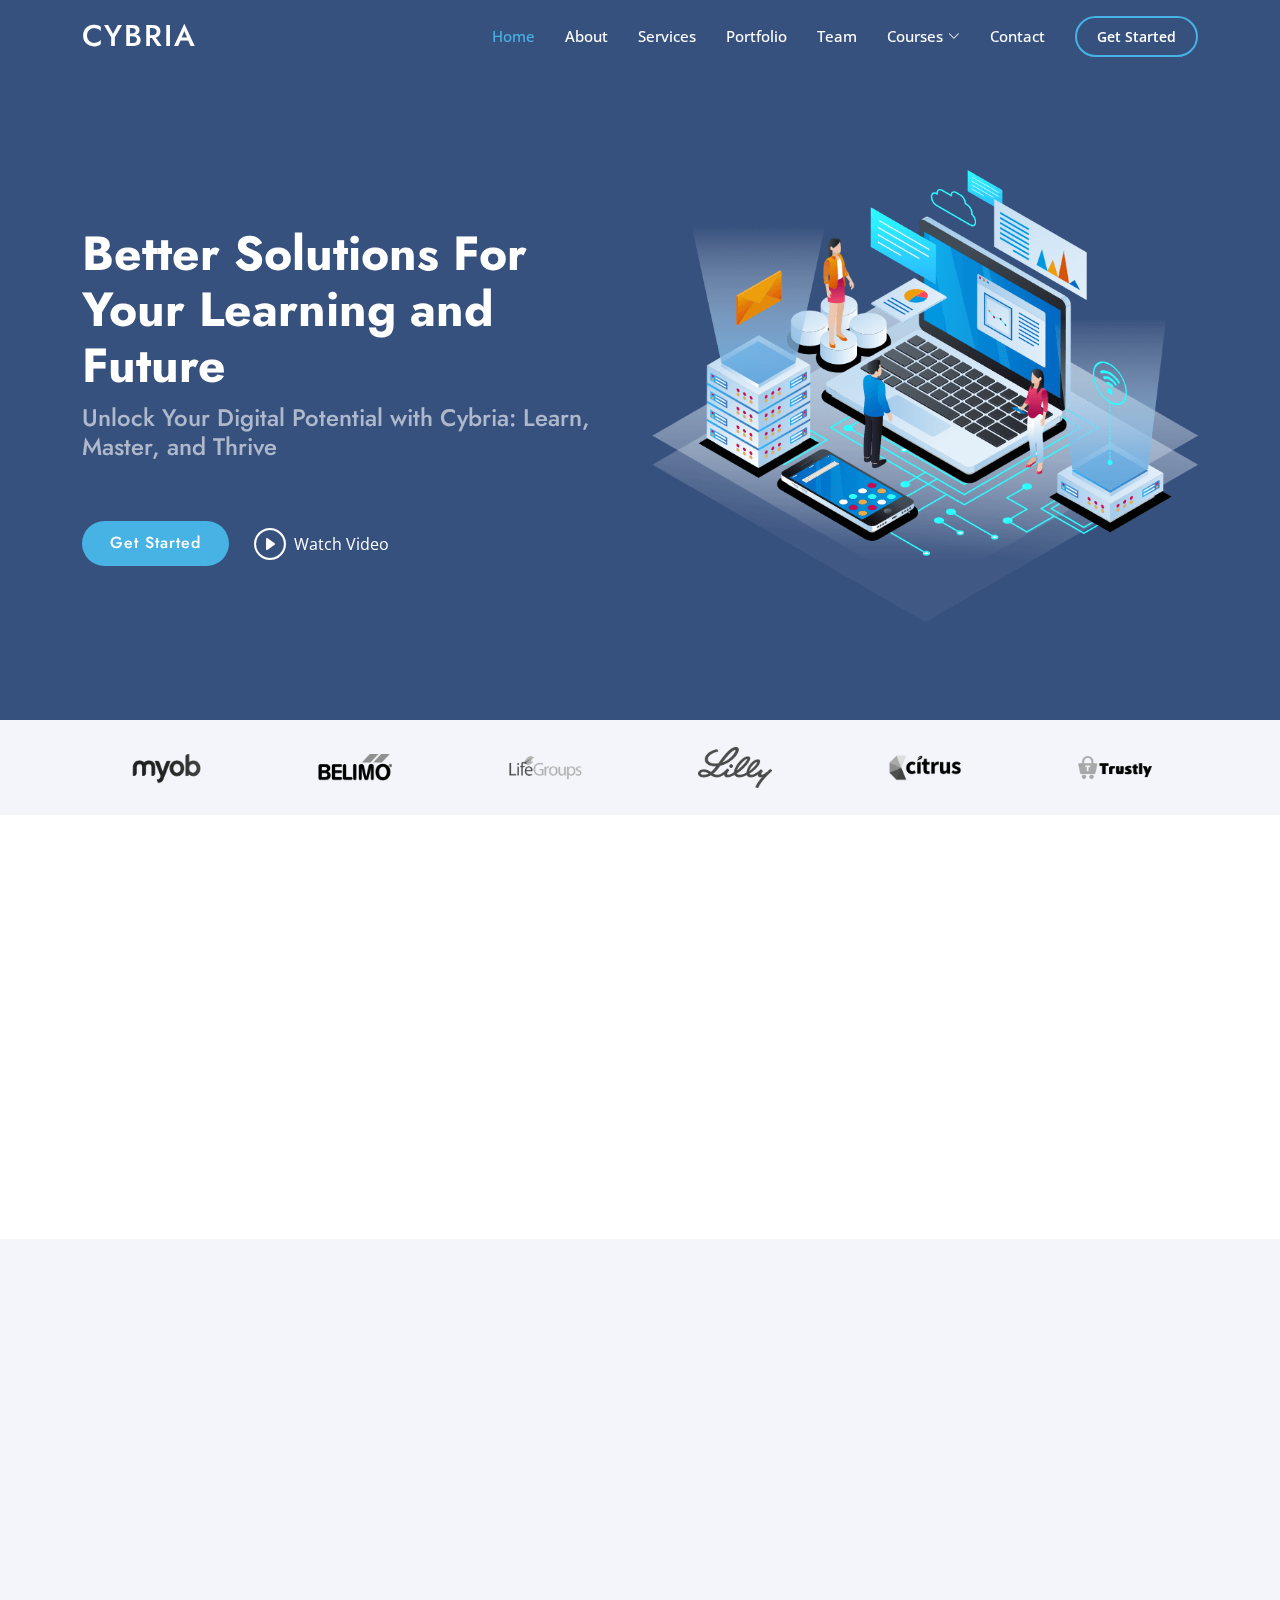
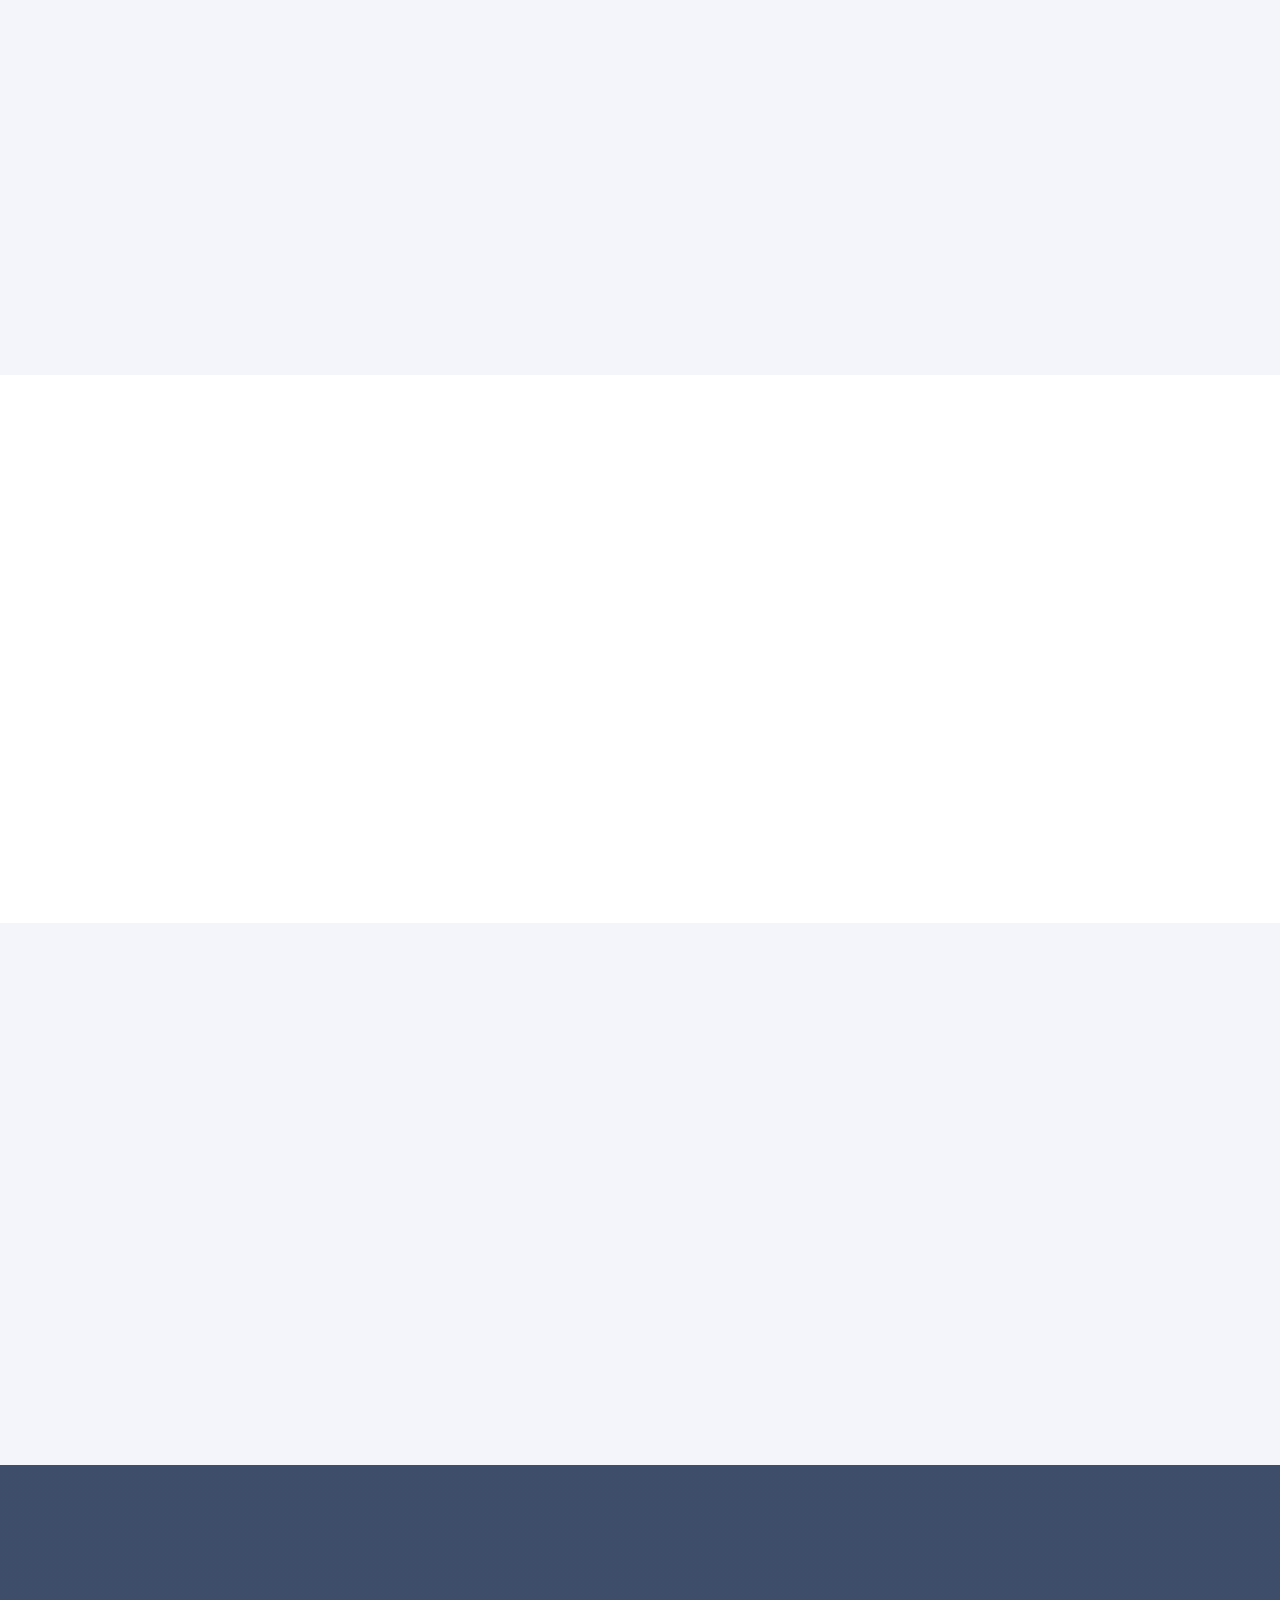
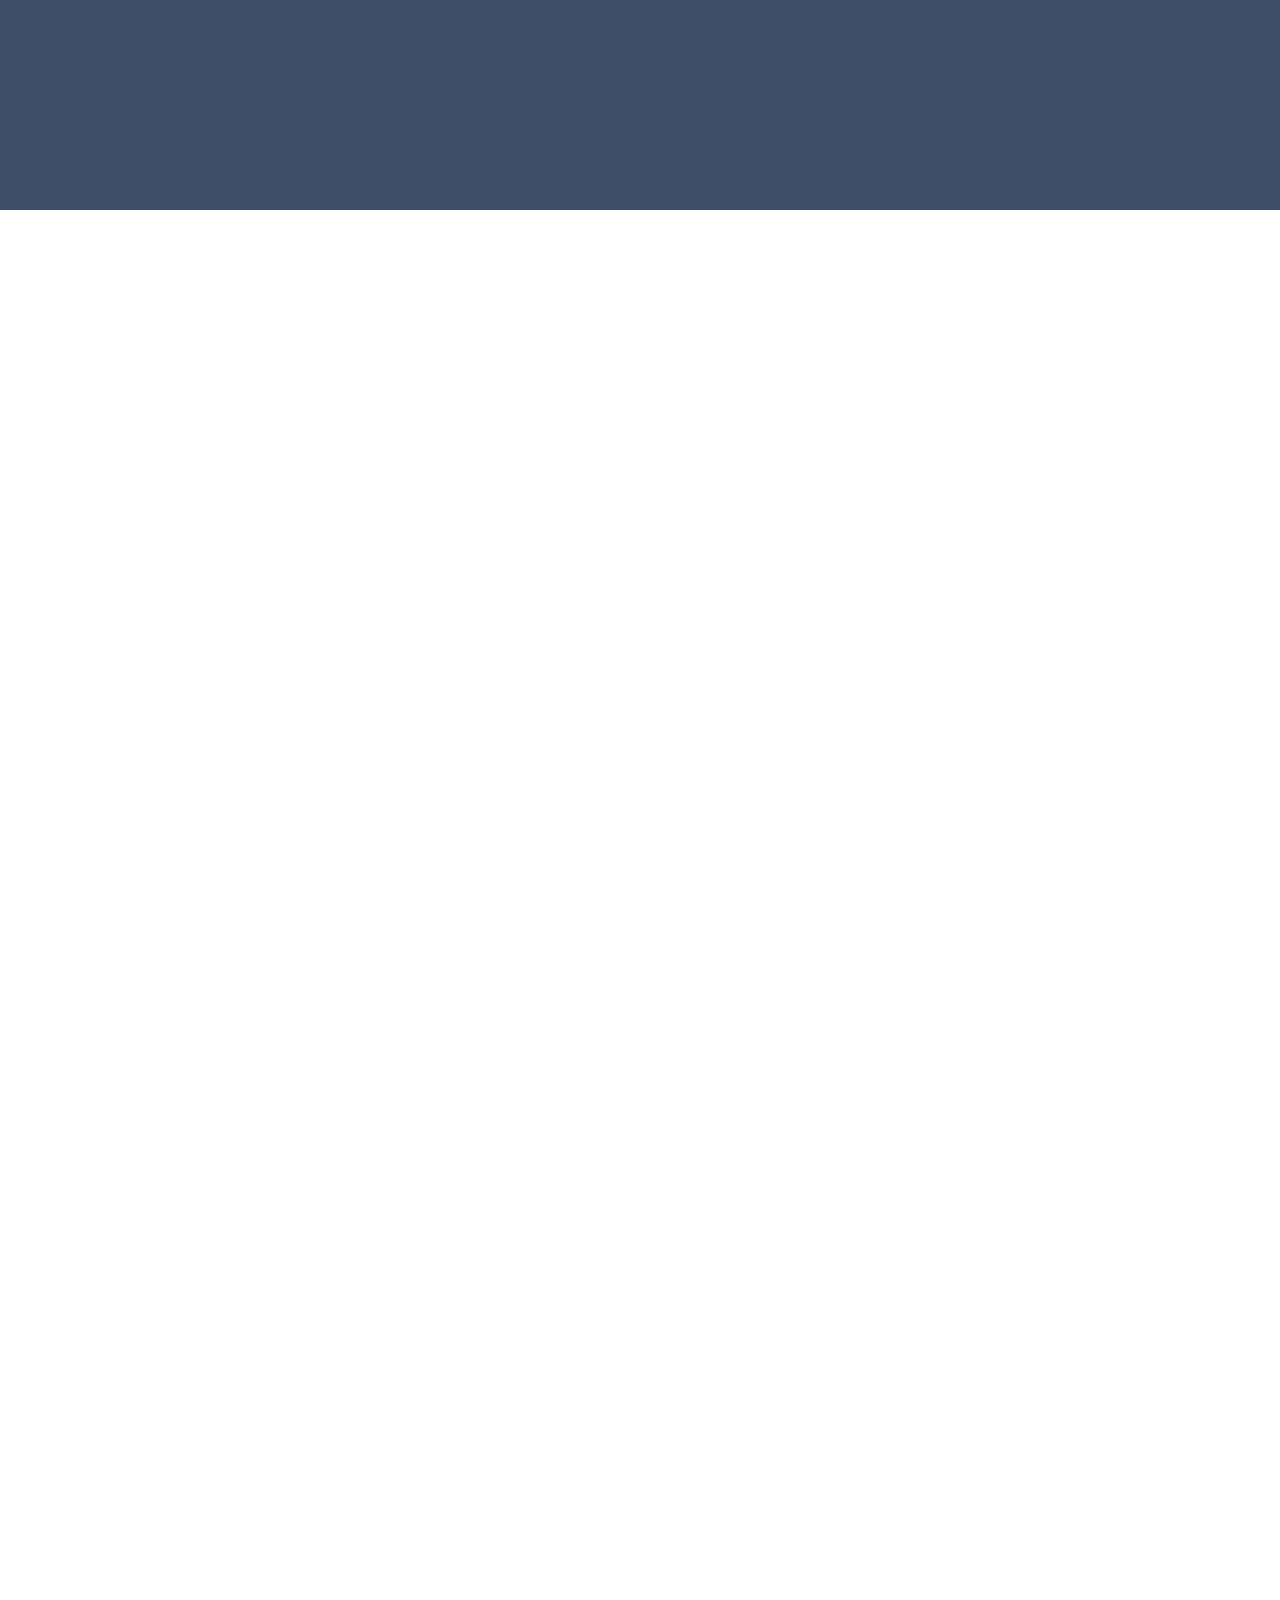
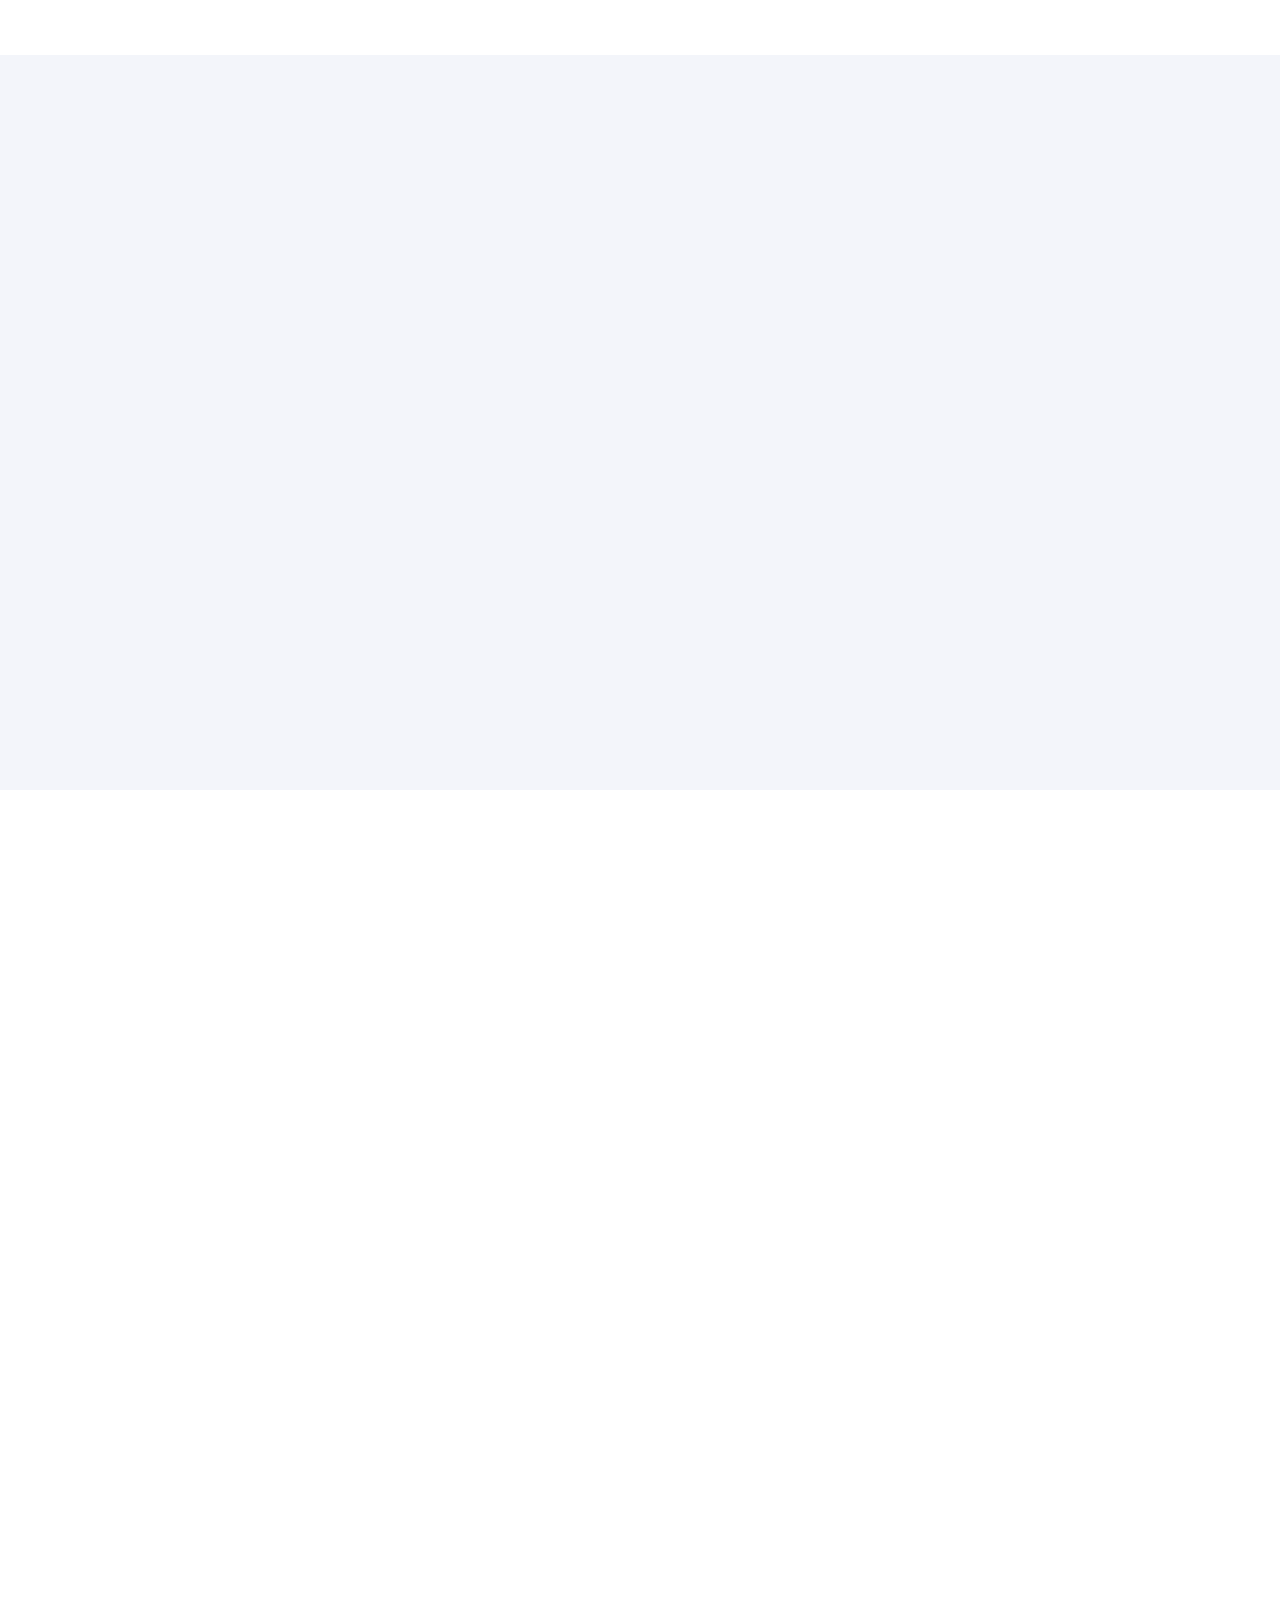
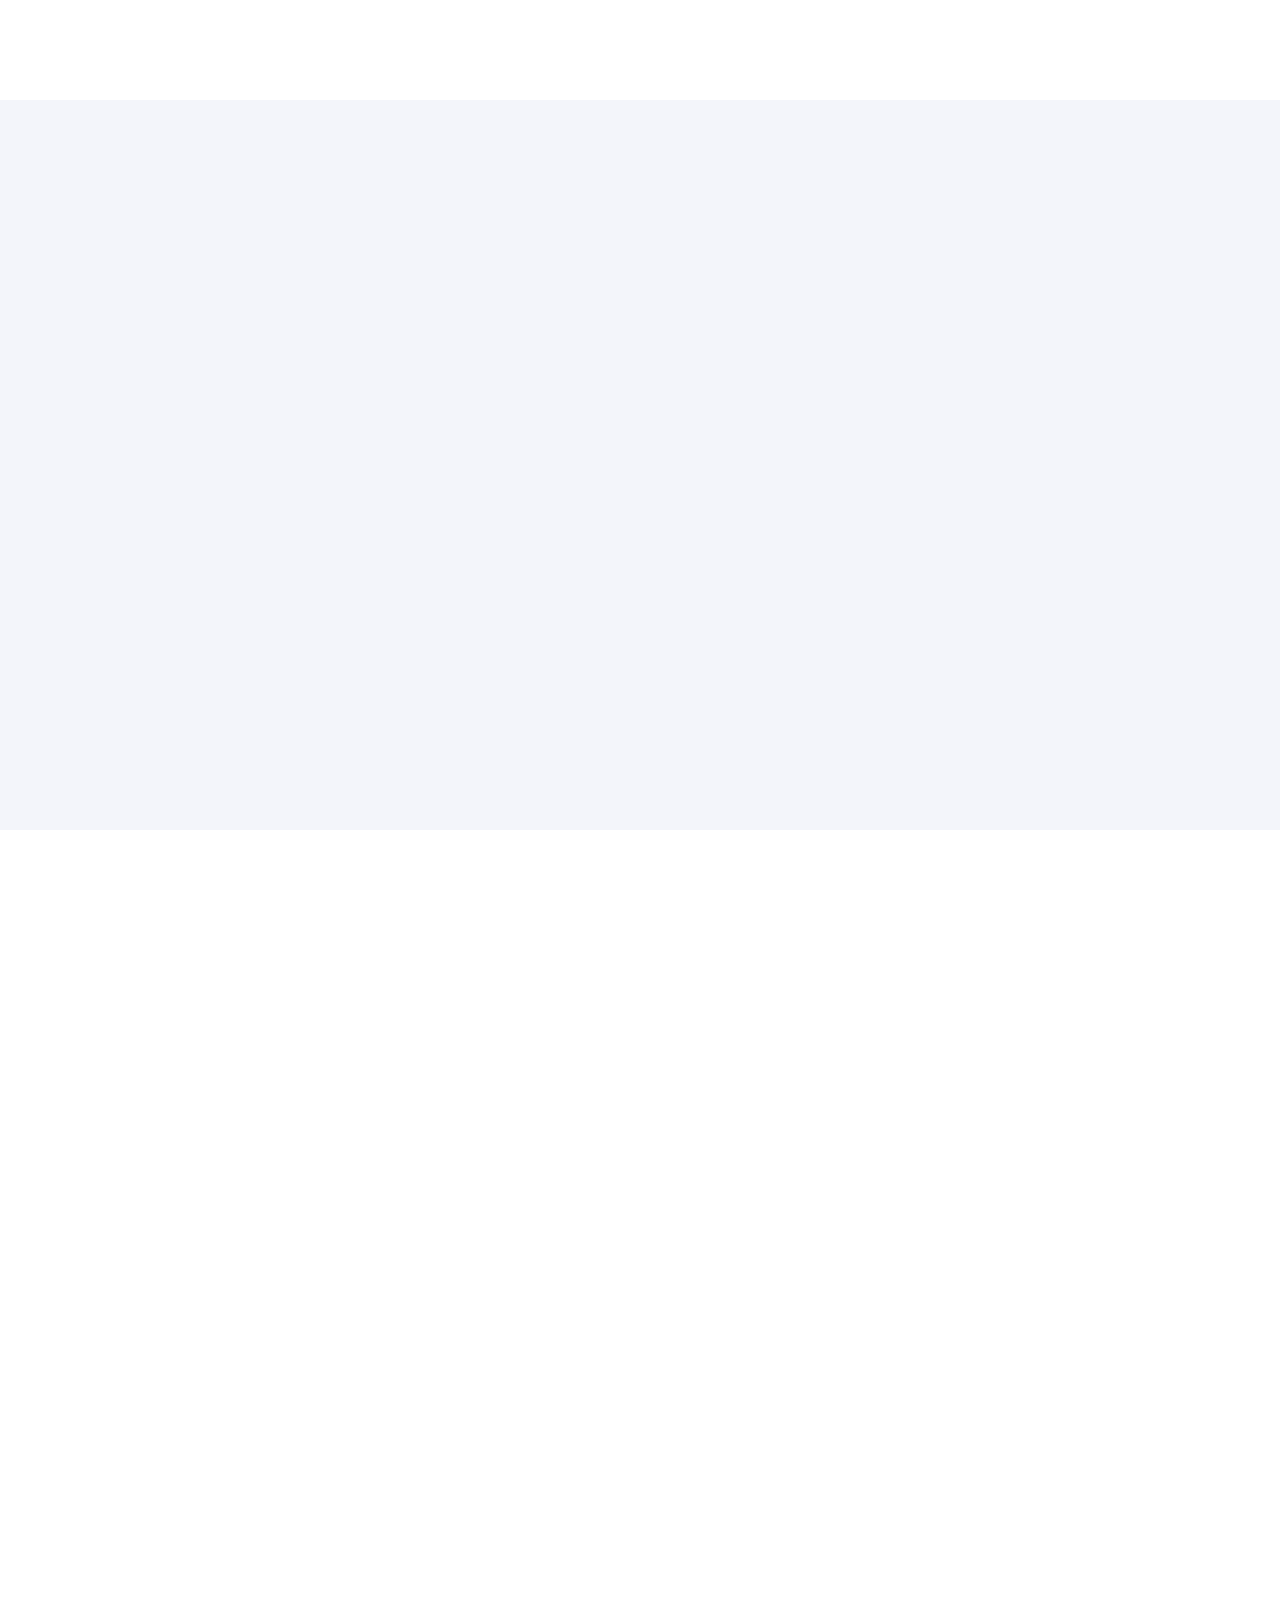
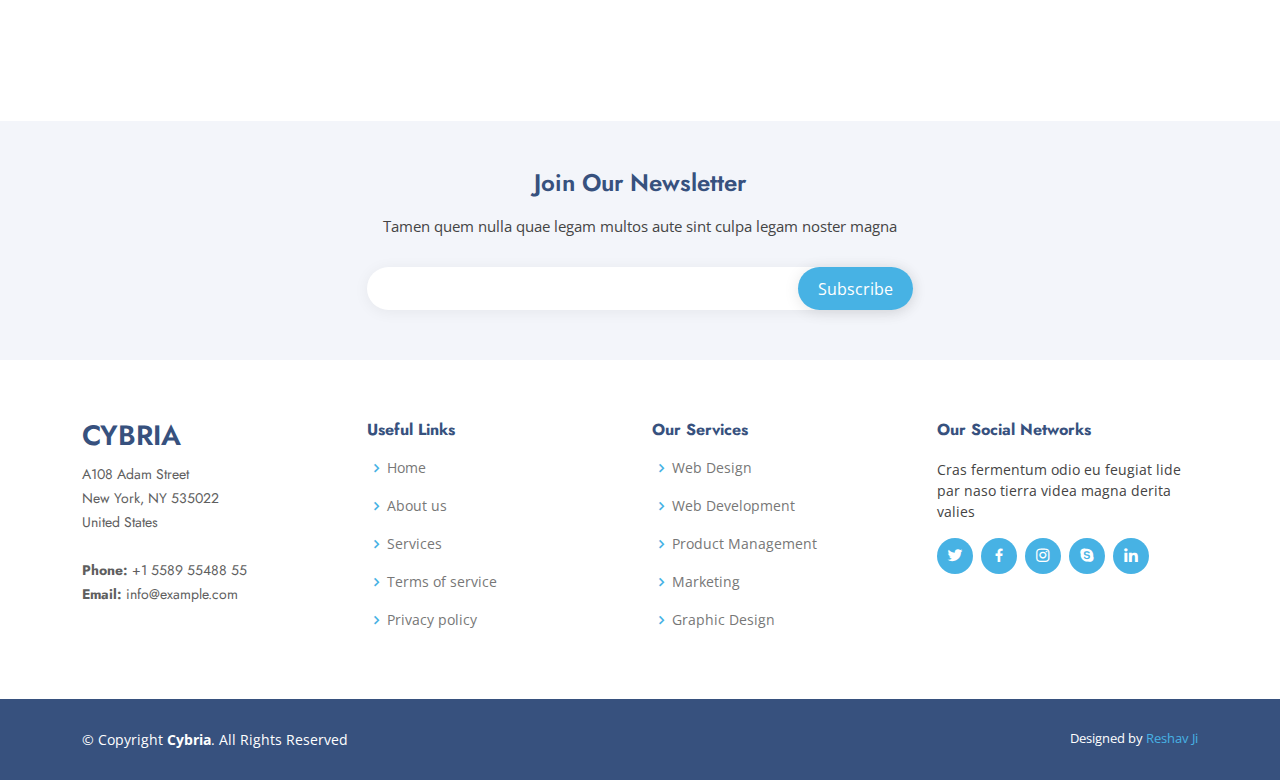
<file: index.html>
<!DOCTYPE html>
<html lang="en">

<head>
  <meta charset="utf-8">
  <meta content="width=device-width, initial-scale=1.0" name="viewport">
  <title>Cybria Courses</title>
  <meta content="" name="description">
  <meta content="" name="keywords">

  <!-- Favicons -->
  <link href="https://img.icons8.com/3d-fluency/94/copyright.png" rel="icon">
  <link href="assets/img/apple-touch-icon.png" rel="apple-touch-icon">

  <!-- Google Fonts -->
  <link
    href="https://fonts.googleapis.com/css?family=Open+Sans:300,300i,400,400i,600,600i,700,700i|Jost:300,300i,400,400i,500,500i,600,600i,700,700i|Poppins:300,300i,400,400i,500,500i,600,600i,700,700i"
    rel="stylesheet">

  <!-- Vendor CSS Files -->
  <link href="assets/vendor/aos/aos.css" rel="stylesheet">
  <link href="assets/vendor/bootstrap/css/bootstrap.min.css" rel="stylesheet">
  <link href="assets/vendor/bootstrap-icons/bootstrap-icons.css" rel="stylesheet">
  <link href="assets/vendor/boxicons/css/boxicons.min.css" rel="stylesheet">
  <link href="assets/vendor/glightbox/css/glightbox.min.css" rel="stylesheet">
  <link href="assets/vendor/remixicon/remixicon.css" rel="stylesheet">
  <link href="assets/vendor/swiper/swiper-bundle.min.css" rel="stylesheet">

  <link href="assets/css/style.css" rel="stylesheet">
</head>

<body>

  <!-- ======= Header ======= -->
  <header id="header" class="fixed-top ">
    <div class="container d-flex align-items-center">

      <h1 class="logo me-auto"><a href="index.html">Cybria</a></h1>

      <nav id="navbar" class="navbar">
        <ul>
          <li><a class="nav-link scrollto active" href="#hero">Home</a></li>
          <li><a class="nav-link scrollto" href="#about">About</a></li>
          <li><a class="nav-link scrollto" href="Courses.html">Services</a></li>
          <li><a class="nav-link   scrollto" href="#portfolio">Portfolio</a></li>
          <li><a class="nav-link scrollto" href="#team">Team</a></li>
          <li class="dropdown"><a href="Courses.html"><span>Courses</span> <i class="bi bi-chevron-down"></i></a>
            <ul>
              <li><a href="#">Cyber Security</a></li>
              <li class="dropdown"><a href="Courses.html"><span>Security</span> <i class="bi bi-chevron-right"></i></a>
                <ul>
                  <li><a href="#">Red Team</a></li>
                  <li><a href="#">Blue Team</a></li>
                  <li><a href="#">Black Team</a></li>
                </ul>
              </li>
              <li><a href="#">Ethical Hacking</a></li>
              <li><a href="#">Cisco</a></li>
              <li><a href="#">Networking</a></li>
            </ul>
          </li>
          <li><a class="nav-link scrollto" href="#contact">Contact</a></li>
          <li><a class="getstarted scrollto" href="#about">Get Started</a></li>
        </ul>
        <i class="bi bi-list mobile-nav-toggle"></i>
      </nav><!-- .navbar -->

    </div>
  </header><!-- End Header -->

  <!-- ======= Hero Section ======= -->
  <section id="hero" class="d-flex align-items-center">

    <div class="container">
      <div class="row">
        <div class="col-lg-6 d-flex flex-column justify-content-center pt-4 pt-lg-0 order-2 order-lg-1"
          data-aos="fade-up" data-aos-delay="200">
          <h1>Better Solutions For Your Learning and Future</h1>
          <h2>Unlock Your Digital Potential with Cybria: Learn, Master, and Thrive</h2>
          <div class="d-flex justify-content-center justify-content-lg-start">
            <a href="#about" class="btn-get-started scrollto">Get Started</a>
            <a href="https://www.youtube.com/watch?v=hST_JgKkd9U" class="glightbox btn-watch-video"><i
                class="bi bi-play-circle"></i><span>Watch Video</span></a>
          </div>
        </div>
        <div class="col-lg-6 order-1 order-lg-2 hero-img" data-aos="zoom-in" data-aos-delay="200">
          <img src="assets/img/hero-img.png" class="img-fluid animated" alt="">
        </div>
      </div>
    </div>

  </section><!-- End Hero -->

  <main id="main">

    <!-- ======= Clients Section ======= -->
    <section id="clients" class="clients section-bg">
      <div class="container">

        <div class="row" data-aos="zoom-in">

          <div class="col-lg-2 col-md-4 col-6 d-flex align-items-center justify-content-center">
            <img src="assets/img/clients/client-1.png" class="img-fluid" alt="">
          </div>

          <div class="col-lg-2 col-md-4 col-6 d-flex align-items-center justify-content-center">
            <img src="assets/img/clients/client-2.png" class="img-fluid" alt="">
          </div>

          <div class="col-lg-2 col-md-4 col-6 d-flex align-items-center justify-content-center">
            <img src="assets/img/clients/client-3.png" class="img-fluid" alt="">
          </div>

          <div class="col-lg-2 col-md-4 col-6 d-flex align-items-center justify-content-center">
            <img src="assets/img/clients/client-4.png" class="img-fluid" alt="">
          </div>

          <div class="col-lg-2 col-md-4 col-6 d-flex align-items-center justify-content-center">
            <img src="assets/img/clients/client-5.png" class="img-fluid" alt="">
          </div>

          <div class="col-lg-2 col-md-4 col-6 d-flex align-items-center justify-content-center">
            <img src="assets/img/clients/client-6.png" class="img-fluid" alt="">
          </div>

        </div>

      </div>
    </section><!-- End Cliens Section -->

    <!-- ======= About Us Section ======= -->
    <section id="about" class="about">
      <div class="container" data-aos="fade-up">

        <div class="section-title">
          <h2>About Us</h2>
        </div>

        <div class="row content">
          <div class="col-lg-6">
            <p>
              Welcome to Cybria, your trusted destination for comprehensive digital courses and expert guidance in the
              field of cybersecurity.
            </p>
            <ul>
              <li><i class="ri-check-double-line"></i> Explore a wide range of digital courses.</li>
              <li><i class="ri-check-double-line"></i> Covering topics such as Network security, Ethical hacking and
                more.</li>
              <li><i class="ri-check-double-line"></i> Our courses are structured to cater to diverse skill levels and
                learning objectives.</li>
            </ul>
          </div>
          <div class="col-lg-6 pt-4 pt-lg-0">
            <p>
              Our mission is to empower individuals like you with the knowledge, skills, and resources necessary to
              navigate the complex world of cybersecurity. Whether you're a beginner looking to establish a solid
              foundation or a seasoned professional seeking advanced training, Cybria is here to guide you on your
              journey.
            </p>
            <a href="#" class="btn-learn-more">Learn More</a>
          </div>
        </div>

      </div>
    </section><!-- End About Us Section -->

    <!-- ======= Why Us Section ======= -->
    <section id="why-us" class="why-us section-bg">
      <div class="container-fluid" data-aos="fade-up">

        <div class="row">

          <div class="col-lg-7 d-flex flex-column justify-content-center align-items-stretch  order-2 order-lg-1">

            <div class="content">
              <h3>Eum ipsam laborum deleniti <strong>velit pariatur architecto aut nihil</strong></h3>
              <p>
                Lorem ipsum dolor sit amet, consectetur adipiscing elit, sed do eiusmod tempor incididunt ut labore et
                dolore magna aliqua. Duis aute irure dolor in reprehenderit
              </p>
            </div>

            <div class="accordion-list">
              <ul>
                <li>
                  <a data-bs-toggle="collapse" class="collapse" data-bs-target="#accordion-list-1"><span>01</span> Non
                    consectetur a erat nam at lectus urna duis? <i class="bx bx-chevron-down icon-show"></i><i
                      class="bx bx-chevron-up icon-close"></i></a>
                  <div id="accordion-list-1" class="collapse show" data-bs-parent=".accordion-list">
                    <p>
                      Feugiat pretium nibh ipsum consequat. Tempus iaculis urna id volutpat lacus laoreet non curabitur
                      gravida. Venenatis lectus magna fringilla urna porttitor rhoncus dolor purus non.
                    </p>
                  </div>
                </li>

                <li>
                  <a data-bs-toggle="collapse" data-bs-target="#accordion-list-2" class="collapsed"><span>02</span>
                    Feugiat scelerisque varius morbi enim nunc? <i class="bx bx-chevron-down icon-show"></i><i
                      class="bx bx-chevron-up icon-close"></i></a>
                  <div id="accordion-list-2" class="collapse" data-bs-parent=".accordion-list">
                    <p>
                      Dolor sit amet consectetur adipiscing elit pellentesque habitant morbi. Id interdum velit laoreet
                      id donec ultrices. Fringilla phasellus faucibus scelerisque eleifend donec pretium. Est
                      pellentesque elit ullamcorper dignissim. Mauris ultrices eros in cursus turpis massa tincidunt
                      dui.
                    </p>
                  </div>
                </li>

                <li>
                  <a data-bs-toggle="collapse" data-bs-target="#accordion-list-3" class="collapsed"><span>03</span>
                    Dolor sit amet consectetur adipiscing elit? <i class="bx bx-chevron-down icon-show"></i><i
                      class="bx bx-chevron-up icon-close"></i></a>
                  <div id="accordion-list-3" class="collapse" data-bs-parent=".accordion-list">
                    <p>
                      Eleifend mi in nulla posuere sollicitudin aliquam ultrices sagittis orci. Faucibus pulvinar
                      elementum integer enim. Sem nulla pharetra diam sit amet nisl suscipit. Rutrum tellus pellentesque
                      eu tincidunt. Lectus urna duis convallis convallis tellus. Urna molestie at elementum eu facilisis
                      sed odio morbi quis
                    </p>
                  </div>
                </li>

              </ul>
            </div>

          </div>

          <div class="col-lg-5 align-items-stretch order-1 order-lg-2 img"
            style='background-image: url("assets/img/why-us.png");' data-aos="zoom-in" data-aos-delay="150">&nbsp;</div>
        </div>

      </div>
    </section><!-- End Why Us Section -->

    <!-- ======= Skills Section ======= -->
    <section id="skills" class="skills">
      <div class="container" data-aos="fade-up">

        <div class="row">
          <div class="col-lg-6 d-flex align-items-center" data-aos="fade-right" data-aos-delay="100">
            <img src="assets/img/skills.png" class="img-fluid" alt="">
          </div>
          <div class="col-lg-6 pt-4 pt-lg-0 content" data-aos="fade-left" data-aos-delay="100">
            <h3>Voluptatem dignissimos provident quasi corporis voluptates</h3>
            <p class="fst-italic">
              Lorem ipsum dolor sit amet, consectetur adipiscing elit, sed do eiusmod tempor incididunt ut labore et
              dolore
              magna aliqua.
            </p>

            <div class="skills-content">

              <div class="progress">
                <span class="skill">HTML <i class="val">100%</i></span>
                <div class="progress-bar-wrap">
                  <div class="progress-bar" role="progressbar" aria-valuenow="100" aria-valuemin="0"
                    aria-valuemax="100"></div>
                </div>
              </div>

              <div class="progress">
                <span class="skill">CSS <i class="val">90%</i></span>
                <div class="progress-bar-wrap">
                  <div class="progress-bar" role="progressbar" aria-valuenow="90" aria-valuemin="0" aria-valuemax="100">
                  </div>
                </div>
              </div>

              <div class="progress">
                <span class="skill">JavaScript <i class="val">75%</i></span>
                <div class="progress-bar-wrap">
                  <div class="progress-bar" role="progressbar" aria-valuenow="75" aria-valuemin="0" aria-valuemax="100">
                  </div>
                </div>
              </div>

              <div class="progress">
                <span class="skill">Photoshop <i class="val">55%</i></span>
                <div class="progress-bar-wrap">
                  <div class="progress-bar" role="progressbar" aria-valuenow="55" aria-valuemin="0" aria-valuemax="100">
                  </div>
                </div>
              </div>

            </div>

          </div>
        </div>

      </div>
    </section><!-- End Skills Section -->

    <!-- ======= Services Section ======= -->
    <section id="services" class="services section-bg">
      <div class="container" data-aos="fade-up">

        <div class="section-title">
          <h2>Services</h2>
          <p>Magnam dolores commodi suscipit. Necessitatibus eius consequatur ex aliquid fuga eum quidem. Sit sint
            consectetur velit. Quisquam quos quisquam cupiditate. Et nemo qui impedit suscipit alias ea. Quia fugiat sit
            in iste officiis commodi quidem hic quas.</p>
        </div>

        <div class="row">
          <div class="col-xl-3 col-md-6 d-flex align-items-stretch" data-aos="zoom-in" data-aos-delay="100">
            <div class="icon-box">
              <div class="icon"><i class="bx bxl-dribbble"></i></div>
              <h4><a href="">Lorem Ipsum</a></h4>
              <p>Voluptatum deleniti atque corrupti quos dolores et quas molestias excepturi</p>
            </div>
          </div>

          <div class="col-xl-3 col-md-6 d-flex align-items-stretch mt-4 mt-md-0" data-aos="zoom-in"
            data-aos-delay="200">
            <div class="icon-box">
              <div class="icon"><i class="bx bx-file"></i></div>
              <h4><a href="">Sed ut perspici</a></h4>
              <p>Duis aute irure dolor in reprehenderit in voluptate velit esse cillum dolore</p>
            </div>
          </div>

          <div class="col-xl-3 col-md-6 d-flex align-items-stretch mt-4 mt-xl-0" data-aos="zoom-in"
            data-aos-delay="300">
            <div class="icon-box">
              <div class="icon"><i class="bx bx-tachometer"></i></div>
              <h4><a href="">Magni Dolores</a></h4>
              <p>Excepteur sint occaecat cupidatat non proident, sunt in culpa qui officia</p>
            </div>
          </div>

          <div class="col-xl-3 col-md-6 d-flex align-items-stretch mt-4 mt-xl-0" data-aos="zoom-in"
            data-aos-delay="400">
            <div class="icon-box">
              <div class="icon"><i class="bx bx-layer"></i></div>
              <h4><a href="">Nemo Enim</a></h4>
              <p>At vero eos et accusamus et iusto odio dignissimos ducimus qui blanditiis</p>
            </div>
          </div>

        </div>

      </div>
    </section><!-- End Services Section -->

    <!-- ======= Cta Section ======= -->
    <section id="cta" class="cta">
      <div class="container" data-aos="zoom-in">

        <div class="row">
          <div class="col-lg-9 text-center text-lg-start">
            <h3>Call To Action</h3>
            <p> Duis aute irure dolor in reprehenderit in voluptate velit esse cillum dolore eu fugiat nulla pariatur.
              Excepteur sint occaecat cupidatat non proident, sunt in culpa qui officia deserunt mollit anim id est
              laborum.</p>
          </div>
          <div class="col-lg-3 cta-btn-container text-center">
            <a class="cta-btn align-middle" href="#">Call To Action</a>
          </div>
        </div>

      </div>
    </section><!-- End Cta Section -->

    <!-- ======= Portfolio Section ======= -->
    <section id="portfolio" class="portfolio">
      <div class="container" data-aos="fade-up">

        <div class="section-title">
          <h2>Portfolio</h2>
          <p>Magnam dolores commodi suscipit. Necessitatibus eius consequatur ex aliquid fuga eum quidem. Sit sint
            consectetur velit. Quisquam quos quisquam cupiditate. Et nemo qui impedit suscipit alias ea. Quia fugiat sit
            in iste officiis commodi quidem hic quas.</p>
        </div>

        <ul id="portfolio-flters" class="d-flex justify-content-center" data-aos="fade-up" data-aos-delay="100">
          <li data-filter="*" class="filter-active">All</li>
          <li data-filter=".filter-app">App</li>
          <li data-filter=".filter-card">Card</li>
          <li data-filter=".filter-web">Web</li>
        </ul>

        <div class="row portfolio-container" data-aos="fade-up" data-aos-delay="200">

          <div class="col-lg-4 col-md-6 portfolio-item filter-app">
            <div class="portfolio-img"><img src="assets/img/portfolio/portfolio-1.jpg" class="img-fluid" alt=""></div>
            <div class="portfolio-info">
              <h4>App 1</h4>
              <p>App</p>
              <a href="assets/img/portfolio/portfolio-1.jpg" data-gallery="portfolioGallery"
                class="portfolio-lightbox preview-link" title="App 1"><i class="bx bx-plus"></i></a>
              <a href="portfolio-details.html" class="details-link" title="More Details"><i class="bx bx-link"></i></a>
            </div>
          </div>

          <div class="col-lg-4 col-md-6 portfolio-item filter-web">
            <div class="portfolio-img"><img src="assets/img/portfolio/portfolio-2.jpg" class="img-fluid" alt=""></div>
            <div class="portfolio-info">
              <h4>Web 3</h4>
              <p>Web</p>
              <a href="assets/img/portfolio/portfolio-2.jpg" data-gallery="portfolioGallery"
                class="portfolio-lightbox preview-link" title="Web 3"><i class="bx bx-plus"></i></a>
              <a href="portfolio-details.html" class="details-link" title="More Details"><i class="bx bx-link"></i></a>
            </div>
          </div>

          <div class="col-lg-4 col-md-6 portfolio-item filter-app">
            <div class="portfolio-img"><img src="assets/img/portfolio/portfolio-3.jpg" class="img-fluid" alt=""></div>
            <div class="portfolio-info">
              <h4>App 2</h4>
              <p>App</p>
              <a href="assets/img/portfolio/portfolio-3.jpg" data-gallery="portfolioGallery"
                class="portfolio-lightbox preview-link" title="App 2"><i class="bx bx-plus"></i></a>
              <a href="portfolio-details.html" class="details-link" title="More Details"><i class="bx bx-link"></i></a>
            </div>
          </div>

          <div class="col-lg-4 col-md-6 portfolio-item filter-card">
            <div class="portfolio-img"><img src="assets/img/portfolio/portfolio-4.jpg" class="img-fluid" alt=""></div>
            <div class="portfolio-info">
              <h4>Card 2</h4>
              <p>Card</p>
              <a href="assets/img/portfolio/portfolio-4.jpg" data-gallery="portfolioGallery"
                class="portfolio-lightbox preview-link" title="Card 2"><i class="bx bx-plus"></i></a>
              <a href="portfolio-details.html" class="details-link" title="More Details"><i class="bx bx-link"></i></a>
            </div>
          </div>

          <div class="col-lg-4 col-md-6 portfolio-item filter-web">
            <div class="portfolio-img"><img src="assets/img/portfolio/portfolio-5.jpg" class="img-fluid" alt=""></div>
            <div class="portfolio-info">
              <h4>Web 2</h4>
              <p>Web</p>
              <a href="assets/img/portfolio/portfolio-5.jpg" data-gallery="portfolioGallery"
                class="portfolio-lightbox preview-link" title="Web 2"><i class="bx bx-plus"></i></a>
              <a href="portfolio-details.html" class="details-link" title="More Details"><i class="bx bx-link"></i></a>
            </div>
          </div>

          <div class="col-lg-4 col-md-6 portfolio-item filter-app">
            <div class="portfolio-img"><img src="assets/img/portfolio/portfolio-6.jpg" class="img-fluid" alt=""></div>
            <div class="portfolio-info">
              <h4>App 3</h4>
              <p>App</p>
              <a href="assets/img/portfolio/portfolio-6.jpg" data-gallery="portfolioGallery"
                class="portfolio-lightbox preview-link" title="App 3"><i class="bx bx-plus"></i></a>
              <a href="portfolio-details.html" class="details-link" title="More Details"><i class="bx bx-link"></i></a>
            </div>
          </div>

          <div class="col-lg-4 col-md-6 portfolio-item filter-card">
            <div class="portfolio-img"><img src="assets/img/portfolio/portfolio-7.jpg" class="img-fluid" alt=""></div>
            <div class="portfolio-info">
              <h4>Card 1</h4>
              <p>Card</p>
              <a href="assets/img/portfolio/portfolio-7.jpg" data-gallery="portfolioGallery"
                class="portfolio-lightbox preview-link" title="Card 1"><i class="bx bx-plus"></i></a>
              <a href="portfolio-details.html" class="details-link" title="More Details"><i class="bx bx-link"></i></a>
            </div>
          </div>

          <div class="col-lg-4 col-md-6 portfolio-item filter-card">
            <div class="portfolio-img"><img src="assets/img/portfolio/portfolio-8.jpg" class="img-fluid" alt=""></div>
            <div class="portfolio-info">
              <h4>Card 3</h4>
              <p>Card</p>
              <a href="assets/img/portfolio/portfolio-8.jpg" data-gallery="portfolioGallery"
                class="portfolio-lightbox preview-link" title="Card 3"><i class="bx bx-plus"></i></a>
              <a href="portfolio-details.html" class="details-link" title="More Details"><i class="bx bx-link"></i></a>
            </div>
          </div>

          <div class="col-lg-4 col-md-6 portfolio-item filter-web">
            <div class="portfolio-img"><img src="assets/img/portfolio/portfolio-9.jpg" class="img-fluid" alt=""></div>
            <div class="portfolio-info">
              <h4>Web 3</h4>
              <p>Web</p>
              <a href="assets/img/portfolio/portfolio-9.jpg" data-gallery="portfolioGallery"
                class="portfolio-lightbox preview-link" title="Web 3"><i class="bx bx-plus"></i></a>
              <a href="portfolio-details.html" class="details-link" title="More Details"><i class="bx bx-link"></i></a>
            </div>
          </div>

        </div>

      </div>
    </section><!-- End Portfolio Section -->

    <!-- ======= Team Section ======= -->
    <section id="team" class="team section-bg">
      <div class="container" data-aos="fade-up">

        <div class="section-title">
          <h2>Team</h2>
          <p>Magnam dolores commodi suscipit. Necessitatibus eius consequatur ex aliquid fuga eum quidem. Sit sint
            consectetur velit. Quisquam quos quisquam cupiditate. Et nemo qui impedit suscipit alias ea. Quia fugiat sit
            in iste officiis commodi quidem hic quas.</p>
        </div>

        <div class="row">

          <div class="col-lg-6" data-aos="zoom-in" data-aos-delay="100">
            <div class="member d-flex align-items-start">
              <div class="pic"><img src="assets/img/team/team-1.jpg" class="img-fluid" alt=""></div>
              <div class="member-info">
                <h4>Walter White</h4>
                <span>Chief Executive Officer</span>
                <p>Explicabo voluptatem mollitia et repellat qui dolorum quasi</p>
                <div class="social">
                  <a href=""><i class="ri-twitter-fill"></i></a>
                  <a href=""><i class="ri-facebook-fill"></i></a>
                  <a href=""><i class="ri-instagram-fill"></i></a>
                  <a href=""> <i class="ri-linkedin-box-fill"></i> </a>
                </div>
              </div>
            </div>
          </div>

          <div class="col-lg-6 mt-4 mt-lg-0" data-aos="zoom-in" data-aos-delay="200">
            <div class="member d-flex align-items-start">
              <div class="pic"><img src="assets/img/team/team-2.jpg" class="img-fluid" alt=""></div>
              <div class="member-info">
                <h4>Sarah Jhonson</h4>
                <span>Product Manager</span>
                <p>Aut maiores voluptates amet et quis praesentium qui senda para</p>
                <div class="social">
                  <a href=""><i class="ri-twitter-fill"></i></a>
                  <a href=""><i class="ri-facebook-fill"></i></a>
                  <a href=""><i class="ri-instagram-fill"></i></a>
                  <a href=""> <i class="ri-linkedin-box-fill"></i> </a>
                </div>
              </div>
            </div>
          </div>

          <div class="col-lg-6 mt-4" data-aos="zoom-in" data-aos-delay="300">
            <div class="member d-flex align-items-start">
              <div class="pic"><img src="assets/img/team/team-3.jpg" class="img-fluid" alt=""></div>
              <div class="member-info">
                <h4>William Anderson</h4>
                <span>CTO</span>
                <p>Quisquam facilis cum velit laborum corrupti fuga rerum quia</p>
                <div class="social">
                  <a href=""><i class="ri-twitter-fill"></i></a>
                  <a href=""><i class="ri-facebook-fill"></i></a>
                  <a href=""><i class="ri-instagram-fill"></i></a>
                  <a href=""> <i class="ri-linkedin-box-fill"></i> </a>
                </div>
              </div>
            </div>
          </div>

          <div class="col-lg-6 mt-4" data-aos="zoom-in" data-aos-delay="400">
            <div class="member d-flex align-items-start">
              <div class="pic"><img src="assets/img/team/team-4.jpg" class="img-fluid" alt=""></div>
              <div class="member-info">
                <h4>Amanda Jepson</h4>
                <span>Accountant</span>
                <p>Dolorum tempora officiis odit laborum officiis et et accusamus</p>
                <div class="social">
                  <a href=""><i class="ri-twitter-fill"></i></a>
                  <a href=""><i class="ri-facebook-fill"></i></a>
                  <a href=""><i class="ri-instagram-fill"></i></a>
                  <a href=""> <i class="ri-linkedin-box-fill"></i> </a>
                </div>
              </div>
            </div>
          </div>

        </div>

      </div>
    </section><!-- End Team Section -->

    <!-- ======= Pricing Section ======= -->
    <section id="pricing" class="pricing">
      <div class="container" data-aos="fade-up">

        <div class="section-title">
          <h2>Pricing</h2>
          <p>Magnam dolores commodi suscipit. Necessitatibus eius consequatur ex aliquid fuga eum quidem. Sit sint
            consectetur velit. Quisquam quos quisquam cupiditate. Et nemo qui impedit suscipit alias ea. Quia fugiat sit
            in iste officiis commodi quidem hic quas.</p>
        </div>

        <div class="row">

          <div class="col-lg-4" data-aos="fade-up" data-aos-delay="100">
            <div class="box">
              <h3>Free Plan</h3>
              <h4><sup>$</sup>0<span>per month</span></h4>
              <ul>
                <li><i class="bx bx-check"></i> Quam adipiscing vitae proin</li>
                <li><i class="bx bx-check"></i> Nec feugiat nisl pretium</li>
                <li><i class="bx bx-check"></i> Nulla at volutpat diam uteera</li>
                <li class="na"><i class="bx bx-x"></i> <span>Pharetra massa massa ultricies</span></li>
                <li class="na"><i class="bx bx-x"></i> <span>Massa ultricies mi quis hendrerit</span></li>
              </ul>
              <a href="#" class="buy-btn">Get Started</a>
            </div>
          </div>

          <div class="col-lg-4 mt-4 mt-lg-0" data-aos="fade-up" data-aos-delay="200">
            <div class="box featured">
              <h3>Business Plan</h3>
              <h4><sup>$</sup>29<span>per month</span></h4>
              <ul>
                <li><i class="bx bx-check"></i> Quam adipiscing vitae proin</li>
                <li><i class="bx bx-check"></i> Nec feugiat nisl pretium</li>
                <li><i class="bx bx-check"></i> Nulla at volutpat diam uteera</li>
                <li><i class="bx bx-check"></i> Pharetra massa massa ultricies</li>
                <li><i class="bx bx-check"></i> Massa ultricies mi quis hendrerit</li>
              </ul>
              <a href="#" class="buy-btn">Get Started</a>
            </div>
          </div>

          <div class="col-lg-4 mt-4 mt-lg-0" data-aos="fade-up" data-aos-delay="300">
            <div class="box">
              <h3>Developer Plan</h3>
              <h4><sup>$</sup>49<span>per month</span></h4>
              <ul>
                <li><i class="bx bx-check"></i> Quam adipiscing vitae proin</li>
                <li><i class="bx bx-check"></i> Nec feugiat nisl pretium</li>
                <li><i class="bx bx-check"></i> Nulla at volutpat diam uteera</li>
                <li><i class="bx bx-check"></i> Pharetra massa massa ultricies</li>
                <li><i class="bx bx-check"></i> Massa ultricies mi quis hendrerit</li>
              </ul>
              <a href="#" class="buy-btn">Get Started</a>
            </div>
          </div>

        </div>

      </div>
    </section><!-- End Pricing Section -->

    <!-- ======= Frequently Asked Questions Section ======= -->
    <section id="faq" class="faq section-bg">
      <div class="container" data-aos="fade-up">

        <div class="section-title">
          <h2>Frequently Asked Questions</h2>
          <p>Magnam dolores commodi suscipit. Necessitatibus eius consequatur ex aliquid fuga eum quidem. Sit sint
            consectetur velit. Quisquam quos quisquam cupiditate. Et nemo qui impedit suscipit alias ea. Quia fugiat sit
            in iste officiis commodi quidem hic quas.</p>
        </div>

        <div class="faq-list">
          <ul>
            <li data-aos="fade-up" data-aos-delay="100">
              <i class="bx bx-help-circle icon-help"></i> <a data-bs-toggle="collapse" class="collapse"
                data-bs-target="#faq-list-1">Non consectetur a erat nam at lectus urna duis? <i
                  class="bx bx-chevron-down icon-show"></i><i class="bx bx-chevron-up icon-close"></i></a>
              <div id="faq-list-1" class="collapse show" data-bs-parent=".faq-list">
                <p>
                  Feugiat pretium nibh ipsum consequat. Tempus iaculis urna id volutpat lacus laoreet non curabitur
                  gravida. Venenatis lectus magna fringilla urna porttitor rhoncus dolor purus non.
                </p>
              </div>
            </li>

            <li data-aos="fade-up" data-aos-delay="200">
              <i class="bx bx-help-circle icon-help"></i> <a data-bs-toggle="collapse" data-bs-target="#faq-list-2"
                class="collapsed">Feugiat scelerisque varius morbi enim nunc? <i
                  class="bx bx-chevron-down icon-show"></i><i class="bx bx-chevron-up icon-close"></i></a>
              <div id="faq-list-2" class="collapse" data-bs-parent=".faq-list">
                <p>
                  Dolor sit amet consectetur adipiscing elit pellentesque habitant morbi. Id interdum velit laoreet id
                  donec ultrices. Fringilla phasellus faucibus scelerisque eleifend donec pretium. Est pellentesque elit
                  ullamcorper dignissim. Mauris ultrices eros in cursus turpis massa tincidunt dui.
                </p>
              </div>
            </li>

            <li data-aos="fade-up" data-aos-delay="300">
              <i class="bx bx-help-circle icon-help"></i> <a data-bs-toggle="collapse" data-bs-target="#faq-list-3"
                class="collapsed">Dolor sit amet consectetur adipiscing elit? <i
                  class="bx bx-chevron-down icon-show"></i><i class="bx bx-chevron-up icon-close"></i></a>
              <div id="faq-list-3" class="collapse" data-bs-parent=".faq-list">
                <p>
                  Eleifend mi in nulla posuere sollicitudin aliquam ultrices sagittis orci. Faucibus pulvinar elementum
                  integer enim. Sem nulla pharetra diam sit amet nisl suscipit. Rutrum tellus pellentesque eu tincidunt.
                  Lectus urna duis convallis convallis tellus. Urna molestie at elementum eu facilisis sed odio morbi
                  quis
                </p>
              </div>
            </li>

            <li data-aos="fade-up" data-aos-delay="400">
              <i class="bx bx-help-circle icon-help"></i> <a data-bs-toggle="collapse" data-bs-target="#faq-list-4"
                class="collapsed">Tempus quam pellentesque nec nam aliquam sem et tortor consequat? <i
                  class="bx bx-chevron-down icon-show"></i><i class="bx bx-chevron-up icon-close"></i></a>
              <div id="faq-list-4" class="collapse" data-bs-parent=".faq-list">
                <p>
                  Molestie a iaculis at erat pellentesque adipiscing commodo. Dignissim suspendisse in est ante in. Nunc
                  vel risus commodo viverra maecenas accumsan. Sit amet nisl suscipit adipiscing bibendum est. Purus
                  gravida quis blandit turpis cursus in.
                </p>
              </div>
            </li>

            <li data-aos="fade-up" data-aos-delay="500">
              <i class="bx bx-help-circle icon-help"></i> <a data-bs-toggle="collapse" data-bs-target="#faq-list-5"
                class="collapsed">Tortor vitae purus faucibus ornare. Varius vel pharetra vel turpis nunc eget lorem
                dolor? <i class="bx bx-chevron-down icon-show"></i><i class="bx bx-chevron-up icon-close"></i></a>
              <div id="faq-list-5" class="collapse" data-bs-parent=".faq-list">
                <p>
                  Laoreet sit amet cursus sit amet dictum sit amet justo. Mauris vitae ultricies leo integer malesuada
                  nunc vel. Tincidunt eget nullam non nisi est sit amet. Turpis nunc eget lorem dolor sed. Ut venenatis
                  tellus in metus vulputate eu scelerisque.
                </p>
              </div>
            </li>

          </ul>
        </div>

      </div>
    </section><!-- End Frequently Asked Questions Section -->

    <!-- ======= Contact Section ======= -->
    <section id="contact" class="contact">
      <div class="container" data-aos="fade-up">

        <div class="section-title">
          <h2>Contact</h2>
          <p>Magnam dolores commodi suscipit. Necessitatibus eius consequatur ex aliquid fuga eum quidem. Sit sint
            consectetur velit. Quisquam quos quisquam cupiditate. Et nemo qui impedit suscipit alias ea. Quia fugiat sit
            in iste officiis commodi quidem hic quas.</p>
        </div>

        <div class="row">

          <div class="col-lg-5 d-flex align-items-stretch">
            <div class="info">
              <div class="address">
                <i class="bi bi-geo-alt"></i>
                <h4>Location:</h4>
                <p>A108 Adam Street, New York, NY 535022</p>
              </div>

              <div class="email">
                <i class="bi bi-envelope"></i>
                <h4>Email:</h4>
                <p>info@example.com</p>
              </div>

              <div class="phone">
                <i class="bi bi-phone"></i>
                <h4>Call:</h4>
                <p>+1 5589 55488 55s</p>
              </div>

              <iframe
                src="https://www.google.com/maps/embed?pb=!1m14!1m8!1m3!1d12097.433213460943!2d-74.0062269!3d40.7101282!3m2!1i1024!2i768!4f13.1!3m3!1m2!1s0x0%3A0xb89d1fe6bc499443!2sDowntown+Conference+Center!5e0!3m2!1smk!2sbg!4v1539943755621"
                frameborder="0" style="border:0; width: 100%; height: 290px;" allowfullscreen></iframe>
            </div>

          </div>

          <div class="col-lg-7 mt-5 mt-lg-0 d-flex align-items-stretch">
            <form action="forms/contact.php" method="post" role="form" class="php-email-form">
              <div class="row">
                <div class="form-group col-md-6">
                  <label for="name">Your Name</label>
                  <input type="text" name="name" class="form-control" id="name" required>
                </div>
                <div class="form-group col-md-6">
                  <label for="name">Your Email</label>
                  <input type="email" class="form-control" name="email" id="email" required>
                </div>
              </div>
              <div class="form-group">
                <label for="name">Subject</label>
                <input type="text" class="form-control" name="subject" id="subject" required>
              </div>
              <div class="form-group">
                <label for="name">Message</label>
                <textarea class="form-control" name="message" rows="10" required></textarea>
              </div>
              <div class="my-3">
                <div class="loading">Loading</div>
                <div class="error-message"></div>
                <div class="sent-message">Your message has been sent. Thank you!</div>
              </div>
              <div class="text-center"><button type="submit">Send Message</button></div>
            </form>
          </div>

        </div>

      </div>
    </section><!-- End Contact Section -->

  </main><!-- End #main -->

  <!-- ======= Footer ======= -->
  <footer id="footer">

    <div class="footer-newsletter">
      <div class="container">
        <div class="row justify-content-center">
          <div class="col-lg-6">
            <h4>Join Our Newsletter</h4>
            <p>Tamen quem nulla quae legam multos aute sint culpa legam noster magna</p>
            <form action="" method="post">
              <input type="email" name="email"><input type="submit" value="Subscribe">
            </form>
          </div>
        </div>
      </div>
    </div>

    <div class="footer-top">
      <div class="container">
        <div class="row">

          <div class="col-lg-3 col-md-6 footer-contact">
            <h3>Cybria</h3>
            <p>
              A108 Adam Street <br>
              New York, NY 535022<br>
              United States <br><br>
              <strong>Phone:</strong> +1 5589 55488 55<br>
              <strong>Email:</strong> info@example.com<br>
            </p>
          </div>

          <div class="col-lg-3 col-md-6 footer-links">
            <h4>Useful Links</h4>
            <ul>
              <li><i class="bx bx-chevron-right"></i> <a href="#">Home</a></li>
              <li><i class="bx bx-chevron-right"></i> <a href="#">About us</a></li>
              <li><i class="bx bx-chevron-right"></i> <a href="#">Services</a></li>
              <li><i class="bx bx-chevron-right"></i> <a href="#">Terms of service</a></li>
              <li><i class="bx bx-chevron-right"></i> <a href="#">Privacy policy</a></li>
            </ul>
          </div>

          <div class="col-lg-3 col-md-6 footer-links">
            <h4>Our Services</h4>
            <ul>
              <li><i class="bx bx-chevron-right"></i> <a href="#">Web Design</a></li>
              <li><i class="bx bx-chevron-right"></i> <a href="#">Web Development</a></li>
              <li><i class="bx bx-chevron-right"></i> <a href="#">Product Management</a></li>
              <li><i class="bx bx-chevron-right"></i> <a href="#">Marketing</a></li>
              <li><i class="bx bx-chevron-right"></i> <a href="#">Graphic Design</a></li>
            </ul>
          </div>

          <div class="col-lg-3 col-md-6 footer-links">
            <h4>Our Social Networks</h4>
            <p>Cras fermentum odio eu feugiat lide par naso tierra videa magna derita valies</p>
            <div class="social-links mt-3">
              <a href="#" class="twitter"><i class="bx bxl-twitter"></i></a>
              <a href="#" class="facebook"><i class="bx bxl-facebook"></i></a>
              <a href="#" class="instagram"><i class="bx bxl-instagram"></i></a>
              <a href="#" class="google-plus"><i class="bx bxl-skype"></i></a>
              <a href="#" class="linkedin"><i class="bx bxl-linkedin"></i></a>
            </div>
          </div>

        </div>
      </div>
    </div>

    <div class="container footer-bottom clearfix">
      <div class="copyright">
        &copy; Copyright <strong><span>Cybria</span></strong>. All Rights Reserved
      </div>
      <div class="credits">
        Designed by <a href="https://bootstrapmade.com/">Reshav Ji</a>
      </div>
    </div>
  </footer><!-- End Footer -->

  <div id="preloader"></div>
  <a href="#" class="back-to-top d-flex align-items-center justify-content-center"><i
      class="bi bi-arrow-up-short"></i></a>

  <!-- Vendor JS Files -->
  <script src="assets/vendor/aos/aos.js"></script>
  <script src="assets/vendor/bootstrap/js/bootstrap.bundle.min.js"></script>
  <script src="assets/vendor/glightbox/js/glightbox.min.js"></script>
  <script src="assets/vendor/isotope-layout/isotope.pkgd.min.js"></script>
  <script src="assets/vendor/swiper/swiper-bundle.min.js"></script>
  <script src="assets/vendor/waypoints/noframework.waypoints.js"></script>
  <script src="assets/vendor/php-email-form/validate.js"></script>

  <!-- Template Main JS File -->
  <script src="assets/js/main.js"></script>

</body>

</html>
</file>
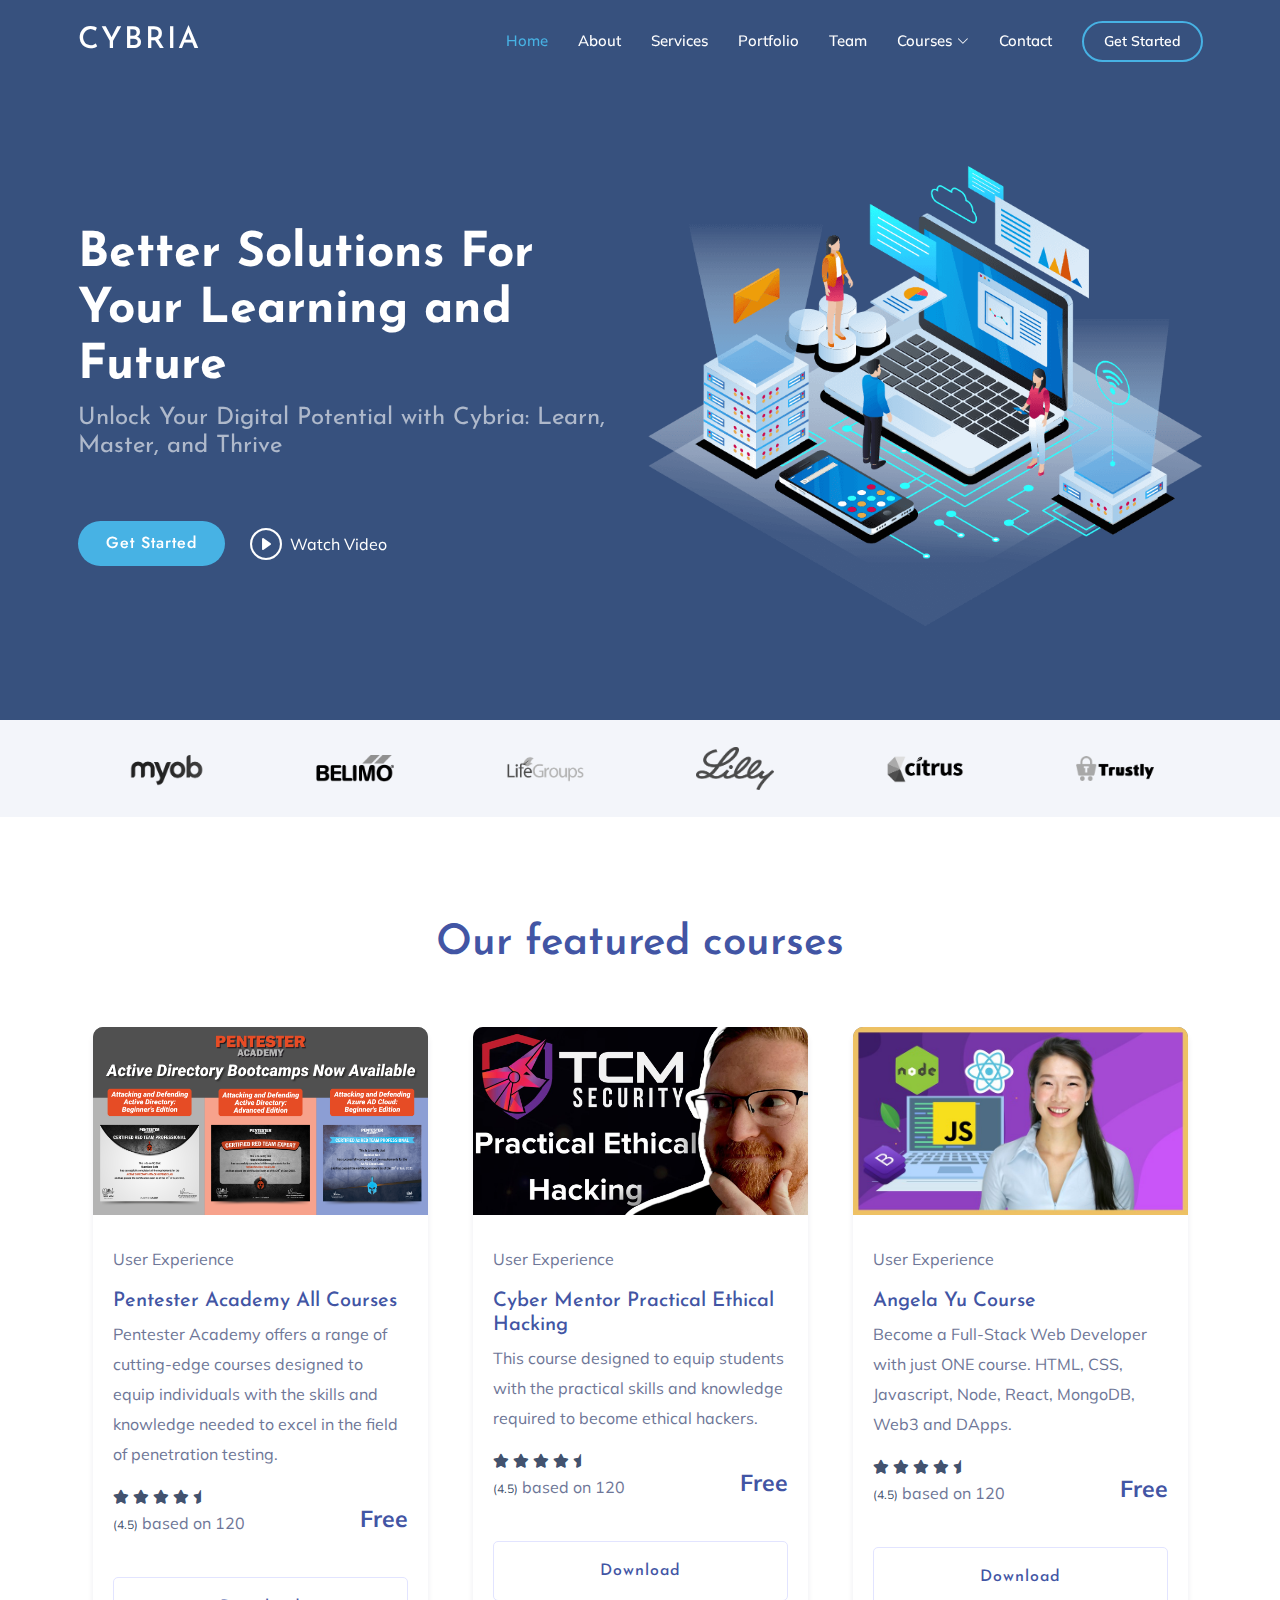
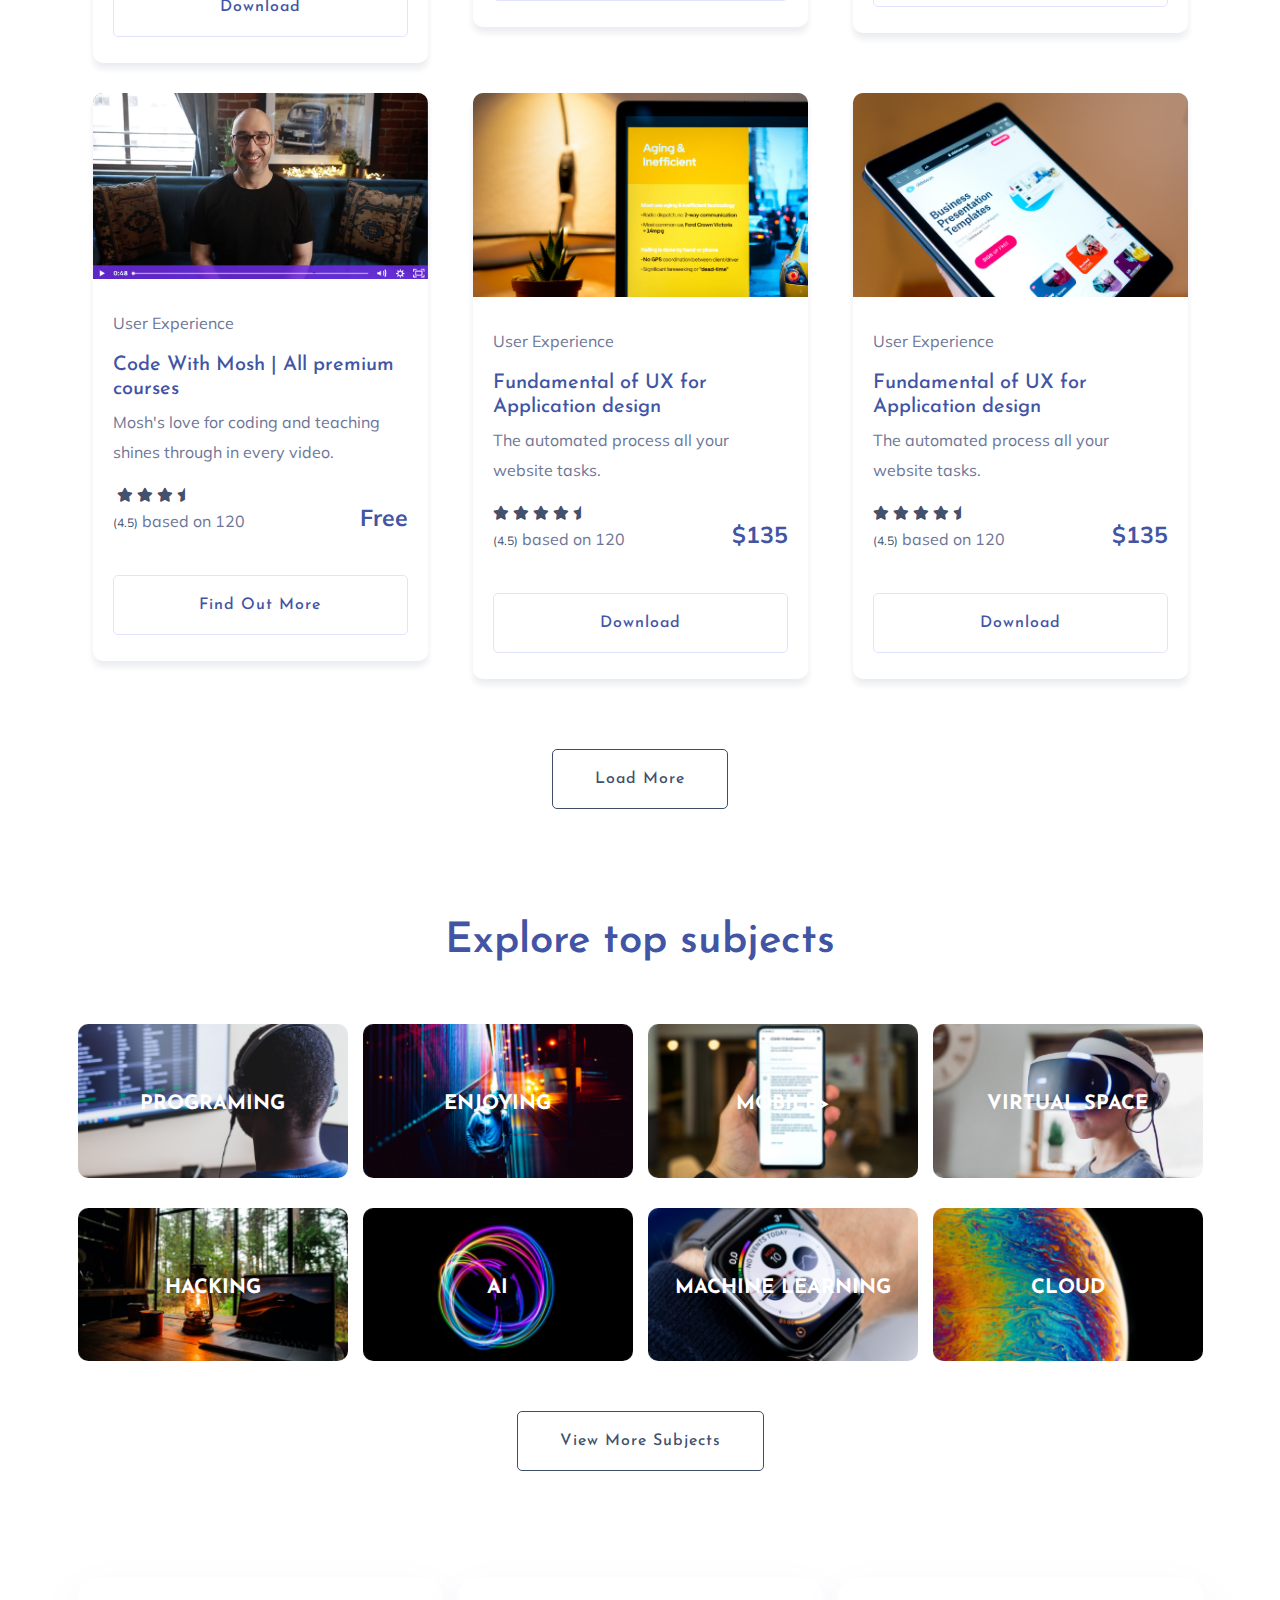
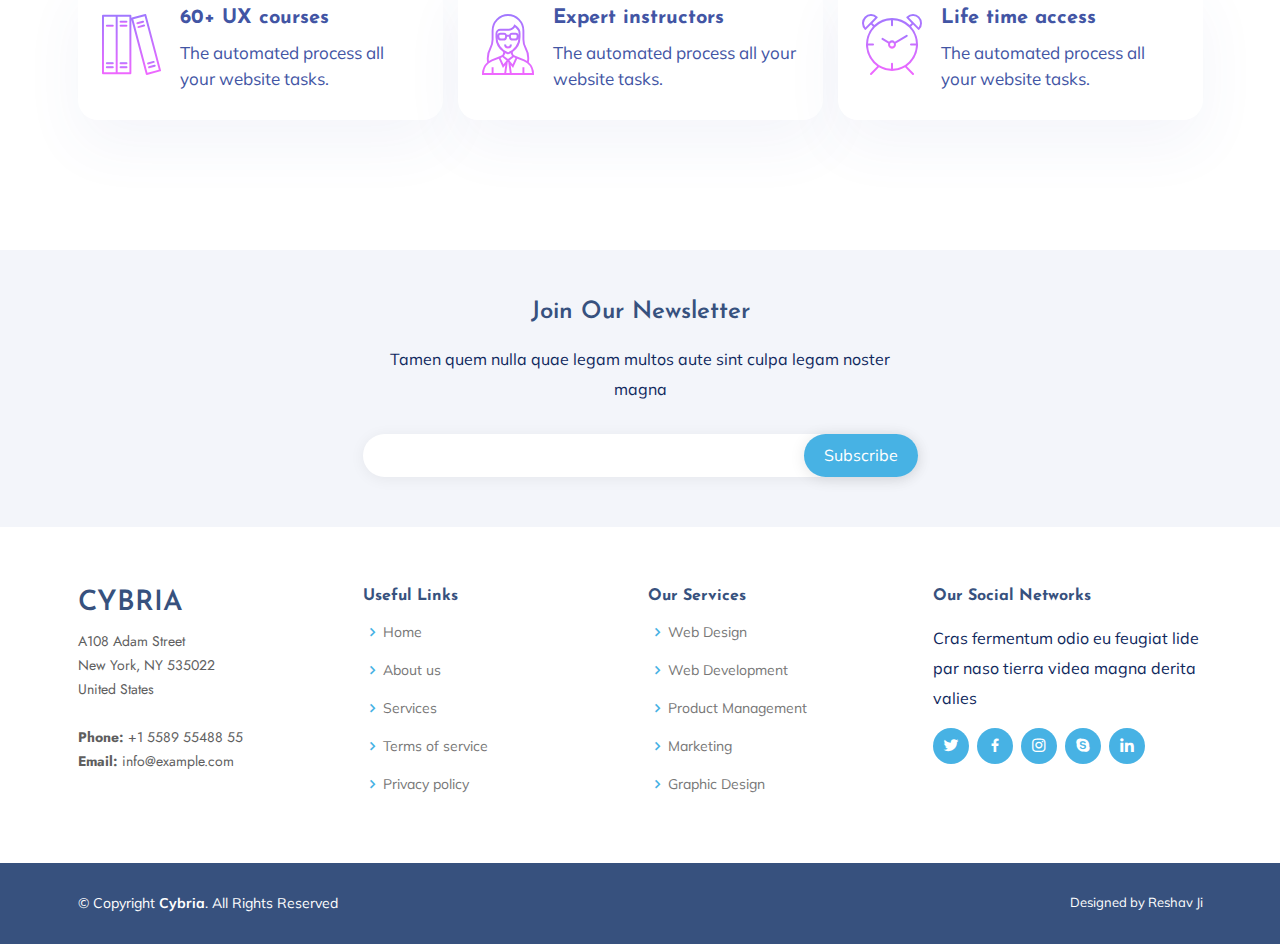
<file: Courses.html>
<!doctype html>
<html class="no-js" lang="zxx">

<head>
    <meta charset="utf-8">
    <meta content="width=device-width, initial-scale=1.0" name="viewport">
    <meta http-equiv="x-ua-compatible" content="ie=edge">
    <meta name="description" content="">
    <link rel="manifest" href="site.webmanifest">
    <link rel="shortcut icon" type="image/x-icon" href="assets/img/favicon.ico">
    <title>Cybria Courses</title>
    <meta content="" name="description">
    <meta content="" name="keywords">

    <!-- Favicons -->
    <link href="https://img.icons8.com/3d-fluency/94/copyright.png" rel="icon">
    <link href="assets/img/apple-touch-icon.png" rel="apple-touch-icon">

    <!-- Google Fonts -->
    <link
        href="https://fonts.googleapis.com/css?family=Open+Sans:300,300i,400,400i,600,600i,700,700i|Jost:300,300i,400,400i,500,500i,600,600i,700,700i|Poppins:300,300i,400,400i,500,500i,600,600i,700,700i"
        rel="stylesheet">

    <!-- Vendor CSS Files -->
    <link href="assets/vendor/aos/aos.css" rel="stylesheet">
    <link href="assets/vendor/bootstrap/css/bootstrap.min.css" rel="stylesheet">
    <link href="assets/vendor/bootstrap-icons/bootstrap-icons.css" rel="stylesheet">
    <link href="assets/vendor/boxicons/css/boxicons.min.css" rel="stylesheet">
    <link href="assets/vendor/glightbox/css/glightbox.min.css" rel="stylesheet">
    <link href="assets/vendor/remixicon/remixicon.css" rel="stylesheet">
    <link href="assets/vendor/swiper/swiper-bundle.min.css" rel="stylesheet">
    <link href="assets/css/style.css" rel="stylesheet">

    <!-- CSS here -->
    <link rel="stylesheet" href="assets/vendor/bootstrap/css/bootstrap.min.css">
    <link rel="stylesheet" href="assets/css/owl.carousel.min.css">
    <link rel="stylesheet" href="assets/css/slicknav.css">
    <link rel="stylesheet" href="assets/css/flaticon.css">
    <link rel="stylesheet" href="assets/css/progressbar_barfiller.css">
    <link rel="stylesheet" href="assets/css/gijgo.css">
    <link rel="stylesheet" href="assets/css/animate.min.css">
    <link rel="stylesheet" href="assets/css/animated-headline.css">
    <link rel="stylesheet" href="assets/css/magnific-popup.css">
    <link rel="stylesheet" href="assets/css/fontawesome-all.min.css">
    <link rel="stylesheet" href="assets/css/themify-icons.css">
    <link rel="stylesheet" href="assets/css/slick.css">
    <link rel="stylesheet" href="assets/css/nice-select.css">
    <link rel="stylesheet" href="assets/css/styles.css">
</head>

<body>
    <header id="header" class="fixed-top ">
        <div class="container d-flex align-items-center">

            <h1 class="logo me-auto"><a href="index.html">Cybria</a></h1>

            <nav id="navbar" class="navbar">
                <ul>
                    <li><a class="nav-link scrollto active" href="index.html">Home</a></li>
                    <li><a class="nav-link scrollto" href="#about">About</a></li>
                    <li><a class="nav-link scrollto" href="#services">Services</a></li>
                    <li><a class="nav-link   scrollto" href="#portfolio">Portfolio</a></li>
                    <li><a class="nav-link scrollto" href="#team">Team</a></li>
                    <li class="dropdown"><a href="Courses.html"><span>Courses</span> <i
                                class="bi bi-chevron-down"></i></a>
                        <ul>
                            <li><a href="#">Cyber Security</a></li>
                            <li class="dropdown"><a href="#"><span>Security</span> <i
                                        class="bi bi-chevron-right"></i></a>
                                <ul>
                                    <li><a href="#">Red Team</a></li>
                                    <li><a href="#">Blue Team</a></li>
                                    <li><a href="#">Black Team</a></li>
                                </ul>
                            </li>
                            <li><a href="#">Ethical Hacking</a></li>
                            <li><a href="#">Cisco</a></li>
                            <li><a href="#">Networking</a></li>
                        </ul>
                    </li>
                    <li><a class="nav-link scrollto" href="#contact">Contact</a></li>
                    <li><a class="getstarted scrollto" href="#about">Get Started</a></li>
                </ul>
                <i class="bi bi-list mobile-nav-toggle"></i>
            </nav><!-- .navbar -->

        </div>
    </header><!-- End Header -->
    <!-- Header End -->
    <section id="hero" class="d-flex align-items-center">

        <div class="container">
            <div class="row">
                <div class="col-lg-6 d-flex flex-column justify-content-center pt-4 pt-lg-0 order-2 order-lg-1"
                    data-aos="fade-up" data-aos-delay="200">
                    <h1>Better Solutions For Your Learning and Future</h1>
                    <h2>Unlock Your Digital Potential with Cybria: Learn, Master, and Thrive</h2>
                    <div class="d-flex justify-content-center justify-content-lg-start">
                        <a href="#about" class="btn-get-started scrollto">Get Started</a>
                        <a href="https://www.youtube.com/watch?v=hST_JgKkd9U" class="glightbox btn-watch-video"><i
                                class="bi bi-play-circle"></i><span>Watch Video</span></a>
                    </div>
                </div>
                <div class="col-lg-6 order-1 order-lg-2 hero-img" data-aos="zoom-in" data-aos-delay="200">
                    <img src="assets/img/hero-img.png" class="img-fluid animated" alt="">
                </div>
            </div>
        </div>

    </section><!-- End Hero -->
    <section id="clients" class="clients section-bg">
        <div class="container">
  
          <div class="row" data-aos="zoom-in">
  
            <div class="col-lg-2 col-md-4 col-6 d-flex align-items-center justify-content-center">
              <img src="assets/img/clients/client-1.png" class="img-fluid" alt="">
            </div>
  
            <div class="col-lg-2 col-md-4 col-6 d-flex align-items-center justify-content-center">
              <img src="assets/img/clients/client-2.png" class="img-fluid" alt="">
            </div>
  
            <div class="col-lg-2 col-md-4 col-6 d-flex align-items-center justify-content-center">
              <img src="assets/img/clients/client-3.png" class="img-fluid" alt="">
            </div>
  
            <div class="col-lg-2 col-md-4 col-6 d-flex align-items-center justify-content-center">
              <img src="assets/img/clients/client-4.png" class="img-fluid" alt="">
            </div>
  
            <div class="col-lg-2 col-md-4 col-6 d-flex align-items-center justify-content-center">
              <img src="assets/img/clients/client-5.png" class="img-fluid" alt="">
            </div>
  
            <div class="col-lg-2 col-md-4 col-6 d-flex align-items-center justify-content-center">
              <img src="assets/img/clients/client-6.png" class="img-fluid" alt="">
            </div>
  
          </div>
  
        </div>
      </section><!-- End Cliens Section -->
    <main>
        <!-- Courses area start -->
        <div class="courses-area section-padding40 fix">
            <div class="container">
                <div class="row justify-content-center">
                    <div class="col-xl-7 col-lg-8">
                        <div class="section-tittle text-center mb-55">
                            <h2>Our featured courses</h2>
                        </div>
                    </div>
                </div>
                <div class="row">
                    <div class="col-lg-4">
                        <div class="properties properties2 mb-30">
                            <div class="properties__card">
                                <div class="properties__img overlay1">
                                    <a href="#"><img src="assets/img/gallery/featured1.png" alt=""></a>
                                </div>
                                <div class="properties__caption">
                                    <p>User Experience</p>
                                    <h3><a href="#">Pentester Academy All Courses</a></h3>
                                    <p>Pentester Academy offers a range of cutting-edge courses designed to equip
                                        individuals with the skills and knowledge needed to excel in the field of
                                        penetration testing.
                                    </p>
                                    <div class="properties__footer d-flex justify-content-between align-items-center">
                                        <div class="restaurant-name">
                                            <div class="rating">
                                                <i class="fas fa-star"></i>
                                                <i class="fas fa-star"></i>
                                                <i class="fas fa-star"></i>
                                                <i class="fas fa-star"></i>
                                                <i class="fas fa-star-half"></i>
                                            </div>
                                            <p><span>(4.5)</span> based on 120</p>
                                        </div>
                                        <div class="price">
                                            <span>Free</span>
                                        </div>
                                    </div>
                                    <a  target="_blank" href="https://mega.nz/folder/DMxkyajI#-qgMzkrmoFBBsJ5dZxGrvA"
                                        class="border-btn border-btn2">Download</a>
                                </div>
                            </div>
                        </div>
                    </div>
                    <div class="col-lg-4">
                        <div class="properties properties2 mb-30">
                            <div class="properties__card">
                                <div class="properties__img overlay1">
                                    <a href="#"><img src="assets/img/gallery/featured2.png" alt=""></a>
                                </div>
                                <div class="properties__caption">
                                    <p>User Experience</p>
                                    <h3><a href="#">Cyber Mentor Practical Ethical Hacking</a></h3>
                                    <p>This course designed to equip students with the practical skills and
                                        knowledge required to become ethical hackers.
                                    <div class="properties__footer d-flex justify-content-between align-items-center">
                                        <div class="restaurant-name">
                                            <div class="rating">
                                                <i class="fas fa-star"></i>
                                                <i class="fas fa-star"></i>
                                                <i class="fas fa-star"></i>
                                                <i class="fas fa-star"></i>
                                                <i class="fas fa-star-half"></i>
                                            </div>
                                            <p><span>(4.5)</span> based on 120</p>
                                        </div>
                                        <div class="price">
                                            <span>Free</span>
                                        </div>
                                    </div>
                                    <a href="https://mega.nz/folder/QlBwxTLA#1KDhDadJsRA6T7I-JZrjMQ/folder/1sBBVYSC"
                                        target="_blank" class="border-btn border-btn2">Download</a>
                                </div>

                            </div>
                        </div>
                    </div>
                    <div class="col-lg-4">
                        <div class="properties properties2 mb-30">
                            <div class="properties__card">
                                <div class="properties__img overlay1">
                                    <a href="#"><img src="assets/img/gallery/featured3.png" alt=""></a>
                                </div>
                                <div class="properties__caption">
                                    <p>User Experience</p>
                                    <h3><a href="#">Angela Yu Course</a></h3>
                                    <p>Become a Full-Stack Web Developer with just ONE course. HTML, CSS, Javascript,
                                        Node, React, MongoDB, Web3 and DApps.
                                    </p>
                                    <div class="properties__footer d-flex justify-content-between align-items-center">
                                        <div class="restaurant-name">
                                            <div class="rating">
                                                <i class="fas fa-star"></i>
                                                <i class="fas fa-star"></i>
                                                <i class="fas fa-star"></i>
                                                <i class="fas fa-star"></i>
                                                <i class="fas fa-star-half"></i>
                                            </div>
                                            <p><span>(4.5)</span> based on 120</p>
                                        </div>
                                        <div class="price">
                                            <span>Free</span>
                                        </div>
                                    </div>
                                    <a  target="_blank" href="https://mega.nz/folder/3WhSkBjJ#YSDBnDegckd9-xSQ04W0qA" class="border-btn border-btn2">Download</a>
                                </div>

                            </div>
                        </div>
                    </div>
                    <div class="col-lg-4">
                        <div class="properties properties2 mb-30">
                            <div class="properties__card">
                                <div class="properties__img overlay1">
                                    <a href="#"><img src="assets/img/gallery/featured4.png" alt=""></a>
                                </div>
                                <div class="properties__caption">
                                    <p>User Experience</p>
                                    <h3><a href="#">Code With Mosh | All premium courses
                                    </a></h3>
                                    <p>Mosh's love for coding and teaching shines through in every video.
                                    </p>
                                    <div class="properties__footer d-flex justify-content-between align-items-center">
                                        <div class="restaurant-name">
                                            <div class="rating">
                                                <i class="bx bxl-star"></i>
                                                <i class="fas fa-star"></i>
                                                <i class="fas fa-star"></i>
                                                <i class="fas fa-star"></i>
                                                <i class="fas fa-star-half"></i>
                                            </div>
                                            <p><span>(4.5)</span> based on 120</p>
                                        </div>
                                        <div class="price">
                                            <span>Free</span>
                                        </div>
                                    </div>
                                    <a  target="_blank" href="https://mega.nz/folder/9ZckiLLJ#jH3CcsgJ1q5StsPC29zP-Q" class="border-btn border-btn2">Find out more</a>
                                </div>

                            </div>
                        </div>
                    </div>
                    <div class="col-lg-4">
                        <div class="properties properties2 mb-30">
                            <div class="properties__card">
                                <div class="properties__img overlay1">
                                    <a href="#"><img src="assets/img/gallery/featured5.png" alt=""></a>
                                </div>
                                <div class="properties__caption">
                                    <p>User Experience</p>
                                    <h3><a href="#">Fundamental of UX for Application design</a></h3>
                                    <p>The automated process all your website tasks.

                                    </p>
                                    <div class="properties__footer d-flex justify-content-between align-items-center">
                                        <div class="restaurant-name">
                                            <div class="rating">
                                                <i class="fas fa-star"></i>
                                                <i class="fas fa-star"></i>
                                                <i class="fas fa-star"></i>
                                                <i class="fas fa-star"></i>
                                                <i class="fas fa-star-half"></i>
                                            </div>
                                            <p><span>(4.5)</span> based on 120</p>
                                        </div>
                                        <div class="price">
                                            <span>$135</span>
                                        </div>
                                    </div>
                                    <a href="#" class="border-btn border-btn2">Download</a>
                                </div>

                            </div>
                        </div>
                    </div>
                    <div class="col-lg-4">
                        <div class="properties properties2 mb-30">
                            <div class="properties__card">
                                <div class="properties__img overlay1">
                                    <a href="#"><img src="assets/img/gallery/featured6.png" alt=""></a>
                                </div>
                                <div class="properties__caption">
                                    <p>User Experience</p>
                                    <h3><a href="#">Fundamental of UX for Application design</a></h3>
                                    <p>The automated process all your website tasks.
                                    </p>
                                    <div class="properties__footer d-flex justify-content-between align-items-center">
                                        <div class="restaurant-name">
                                            <div class="rating">
                                                <i class="fas fa-star"></i>
                                                <i class="fas fa-star"></i>
                                                <i class="fas fa-star"></i>
                                                <i class="fas fa-star"></i>
                                                <i class="fas fa-star-half"></i>
                                            </div>
                                            <p><span>(4.5)</span> based on 120</p>
                                        </div>
                                        <div class="price">
                                            <span>$135</span>
                                        </div>
                                    </div>
                                    <a href="#" class="border-btn border-btn2">Download</a>
                                </div>
                            </div>
                        </div>
                    </div>
                </div>
                <div class="row justify-content-center">
                    <div class="col-xl-7 col-lg-8">
                        <div class="section-tittle text-center mt-40">
                            <a href="#" class="border-btn">Load More</a>
                        </div>
                    </div>
                </div>
            </div>
        </div>
        <!-- Courses area End -->
        <!--? top subjects Area Start -->
        <div class="topic-area">
            <div class="container">
                <div class="row justify-content-center">
                    <div class="col-xl-7 col-lg-8">
                        <div class="section-tittle text-center mb-55">
                            <h2>Explore top subjects</h2>
                        </div>
                    </div>
                </div>
                <div class="row">
                    <div class="col-lg-3 col-md-4 col-sm-6">
                        <div class="single-topic text-center mb-30">
                            <div class="topic-img">
                                <img src="assets/img/gallery/topic1.png" alt="">
                                <div class="topic-content-box">
                                    <div class="topic-content">
                                        <h3><a href="#">Programing</a></h3>
                                    </div>
                                </div>
                            </div>
                        </div>
                    </div>
                    <div class="col-lg-3 col-md-4 col-sm-6">
                        <div class="single-topic text-center mb-30">
                            <div class="topic-img">
                                <img src="assets/img/gallery/topic2.png" alt="">
                                <div class="topic-content-box">
                                    <div class="topic-content">
                                        <h3><a href="#">Enjoying</a></h3>
                                    </div>
                                </div>
                            </div>
                        </div>
                    </div>
                    <div class="col-lg-3 col-md-4 col-sm-6">
                        <div class="single-topic text-center mb-30">
                            <div class="topic-img">
                                <img src="assets/img/gallery/topic3.png" alt="">
                                <div class="topic-content-box">
                                    <div class="topic-content">
                                        <h3><a href="#">Mobile></a></h3>
                                    </div>
                                </div>
                            </div>
                        </div>
                    </div>
                    <div class="col-lg-3 col-md-4 col-sm-6">
                        <div class="single-topic text-center mb-30">
                            <div class="topic-img">
                                <img src="assets/img/gallery/topic4.png" alt="">
                                <div class="topic-content-box">
                                    <div class="topic-content">
                                        <h3><a href="#">Virtual Space</a></h3>
                                    </div>
                                </div>
                            </div>
                        </div>
                    </div>
                    <div class="col-lg-3 col-md-4 col-sm-6">
                        <div class="single-topic text-center mb-30">
                            <div class="topic-img">
                                <img src="assets/img/gallery/topic5.png" alt="">
                                <div class="topic-content-box">
                                    <div class="topic-content">
                                        <h3><a href="#">Hacking</a></h3>
                                    </div>
                                </div>
                            </div>
                        </div>
                    </div>
                    <div class="col-lg-3 col-md-4 col-sm-6">
                        <div class="single-topic text-center mb-30">
                            <div class="topic-img">
                                <img src="assets/img/gallery/topic6.png" alt="">
                                <div class="topic-content-box">
                                    <div class="topic-content">
                                        <h3><a href="#">AI</a></h3>
                                    </div>
                                </div>
                            </div>
                        </div>
                    </div>
                    <div class="col-lg-3 col-md-4 col-sm-6">
                        <div class="single-topic text-center mb-30">
                            <div class="topic-img">
                                <img src="assets/img/gallery/topic7.png" alt="">
                                <div class="topic-content-box">
                                    <div class="topic-content">
                                        <h3><a href="#">Machine Learning</a></h3>
                                    </div>
                                </div>
                            </div>
                        </div>
                    </div>
                    <div class="col-lg-3 col-md-4 col-sm-6">
                        <div class="single-topic text-center mb-30">
                            <div class="topic-img">
                                <img src="assets/img/gallery/topic8.png" alt="">
                                <div class="topic-content-box">
                                    <div class="topic-content">
                                        <h3><a href="#">Cloud</a></h3>
                                    </div>
                                </div>
                            </div>
                        </div>
                    </div>
                </div>
                <div class="row justify-content-center">
                    <div class="col-xl-12">
                        <div class="section-tittle text-center mt-20">
                            <a href="courses.html" class="border-btn">View More Subjects</a>
                        </div>
                    </div>
                </div>
            </div>
        </div>
        <!-- top subjects End -->
        <!-- ? services-area -->
        <div class="services-area services-area2 section-padding40">
            <div class="container">
                <div class="row justify-content-sm-center">
                    <div class="col-lg-4 col-md-6 col-sm-8">
                        <div class="single-services mb-30">
                            <div class="features-icon">
                                <img src="assets/img/icon/icon1.svg" alt="">
                            </div>
                            <div class="features-caption">
                                <h3>60+ UX courses</h3>
                                <p>The automated process all your website tasks.</p>
                            </div>
                        </div>
                    </div>
                    <div class="col-lg-4 col-md-6 col-sm-8">
                        <div class="single-services mb-30">
                            <div class="features-icon">
                                <img src="assets/img/icon/icon2.svg" alt="">
                            </div>
                            <div class="features-caption">
                                <h3>Expert instructors</h3>
                                <p>The automated process all your website tasks.</p>
                            </div>
                        </div>
                    </div>
                    <div class="col-lg-4 col-md-6 col-sm-8">
                        <div class="single-services mb-30">
                            <div class="features-icon">
                                <img src="assets/img/icon/icon3.svg" alt="">
                            </div>
                            <div class="features-caption">
                                <h3>Life time access</h3>
                                <p>The automated process all your website tasks.</p>
                            </div>
                        </div>
                    </div>
                </div>
            </div>
        </div>
    </main>
    <!-- ======= Footer ======= -->
    <footer id="footer">

        <div class="footer-newsletter">
            <div class="container">
                <div class="row justify-content-center">
                    <div class="col-lg-6">
                        <h4>Join Our Newsletter</h4>
                        <p>Tamen quem nulla quae legam multos aute sint culpa legam noster magna</p>
                        <form action="" method="post">
                            <input type="email" name="email"><input type="submit" value="Subscribe">
                        </form>
                    </div>
                </div>
            </div>
        </div>

        <div class="footer-top">
            <div class="container">
                <div class="row">

                    <div class="col-lg-3 col-md-6 footer-contact">
                        <h3>Cybria</h3>
                        <p>
                            A108 Adam Street <br>
                            New York, NY 535022<br>
                            United States <br><br>
                            <strong>Phone:</strong> +1 5589 55488 55<br>
                            <strong>Email:</strong> info@example.com<br>
                        </p>
                    </div>

                    <div class="col-lg-3 col-md-6 footer-links">
                        <h4>Useful Links</h4>
                        <ul>
                            <li><i class="bx bx-chevron-right"></i> <a href="#">Home</a></li>
                            <li><i class="bx bx-chevron-right"></i> <a href="#">About us</a></li>
                            <li><i class="bx bx-chevron-right"></i> <a href="#">Services</a></li>
                            <li><i class="bx bx-chevron-right"></i> <a href="#">Terms of service</a></li>
                            <li><i class="bx bx-chevron-right"></i> <a href="#">Privacy policy</a></li>
                        </ul>
                    </div>

                    <div class="col-lg-3 col-md-6 footer-links">
                        <h4>Our Services</h4>
                        <ul>
                            <li><i class="bx bx-chevron-right"></i> <a href="#">Web Design</a></li>
                            <li><i class="bx bx-chevron-right"></i> <a href="#">Web Development</a></li>
                            <li><i class="bx bx-chevron-right"></i> <a href="#">Product Management</a></li>
                            <li><i class="bx bx-chevron-right"></i> <a href="#">Marketing</a></li>
                            <li><i class="bx bx-chevron-right"></i> <a href="#">Graphic Design</a></li>
                        </ul>
                    </div>

                    <div class="col-lg-3 col-md-6 footer-links">
                        <h4>Our Social Networks</h4>
                        <p>Cras fermentum odio eu feugiat lide par naso tierra videa magna derita valies</p>
                        <div class="social-links mt-3">
                            <a href="#" class="twitter"><i class="bx bxl-twitter"></i></a>
                            <a href="#" class="facebook"><i class="bx bxl-facebook"></i></a>
                            <a href="#" class="instagram"><i class="bx bxl-instagram"></i></a>
                            <a href="#" class="google-plus"><i class="bx bxl-skype"></i></a>
                            <a href="#" class="linkedin"><i class="bx bxl-linkedin"></i></a>
                        </div>
                    </div>

                </div>
            </div>
        </div>

        <div class="container footer-bottom clearfix">
            <div class="copyright">
                &copy; Copyright <strong><span>Cybria</span></strong>. All Rights Reserved
            </div>
            <div class="credits">
                Designed by <a href="https://bootstrapmade.com/">Reshav Ji</a>
            </div>
        </div>
    </footer><!-- End Footer -->

    <div id="preloader"></div>
    <a href="#" class="back-to-top d-flex align-items-center justify-content-center"><i
            class="bi bi-arrow-up-short"></i></a>

    <!-- Vendor JS Files -->
    <script src="assets/vendor/aos/aos.js"></script>
    <script src="assets/vendor/bootstrap/js/bootstrap.bundle.min.js"></script>
    <script src="assets/vendor/glightbox/js/glightbox.min.js"></script>
    <script src="assets/vendor/isotope-layout/isotope.pkgd.min.js"></script>
    <script src="assets/vendor/swiper/swiper-bundle.min.js"></script>
    <script src="assets/vendor/waypoints/noframework.waypoints.js"></script>
    <script src="assets/vendor/php-email-form/validate.js"></script>

    <!-- Template Main JS File -->
    <script src="assets/js/main.js"></script>

    <!-- JS here -->
    <script src="./assets/js/vendor/modernizr-3.5.0.min.js"></script>
    <!-- Jquery, Popper, Bootstrap -->
    <script src="./assets/js/vendor/jquery-1.12.4.min.js"></script>
    <script src="./assets/js/popper.min.js"></script>
    <script src="./assets/js/bootstrap.min.js"></script>
    <!-- Jquery Mobile Menu -->
    <script src="./assets/js/jquery.slicknav.min.js"></script>

    <!-- Jquery Slick , Owl-Carousel Plugins -->
    <script src="./assets/js/owl.carousel.min.js"></script>
    <script src="./assets/js/slick.min.js"></script>
    <!-- One Page, Animated-HeadLin -->
    <script src="./assets/js/wow.min.js"></script>
    <script src="./assets/js/animated.headline.js"></script>
    <script src="./assets/js/jquery.magnific-popup.js"></script>

    <!-- Date Picker -->
    <script src="./assets/js/gijgo.min.js"></script>
    <!-- Nice-select, sticky -->
    <script src="./assets/js/jquery.nice-select.min.js"></script>
    <script src="./assets/js/jquery.sticky.js"></script>
    <!-- Progress -->
    <script src="./assets/js/jquery.barfiller.js"></script>

    <!-- counter , waypoint,Hover Direction -->
    <script src="./assets/js/jquery.counterup.min.js"></script>
    <script src="./assets/js/waypoints.min.js"></script>
    <script src="./assets/js/jquery.countdown.min.js"></script>
    <script src="./assets/js/hover-direction-snake.min.js"></script>

    <!-- contact js -->
    <script src="./assets/js/contact.js"></script>
    <script src="./assets/js/jquery.form.js"></script>
    <script src="./assets/js/jquery.validate.min.js"></script>
    <script src="./assets/js/mail-script.js"></script>
    <script src="./assets/js/jquery.ajaxchimp.min.js"></script>

    <!-- Jquery Plugins, main Jquery -->
    <script src="./assets/js/plugins.js"></script>
    <script src="./assets/js/mains.js"></script>

</body>

</html>
</file>
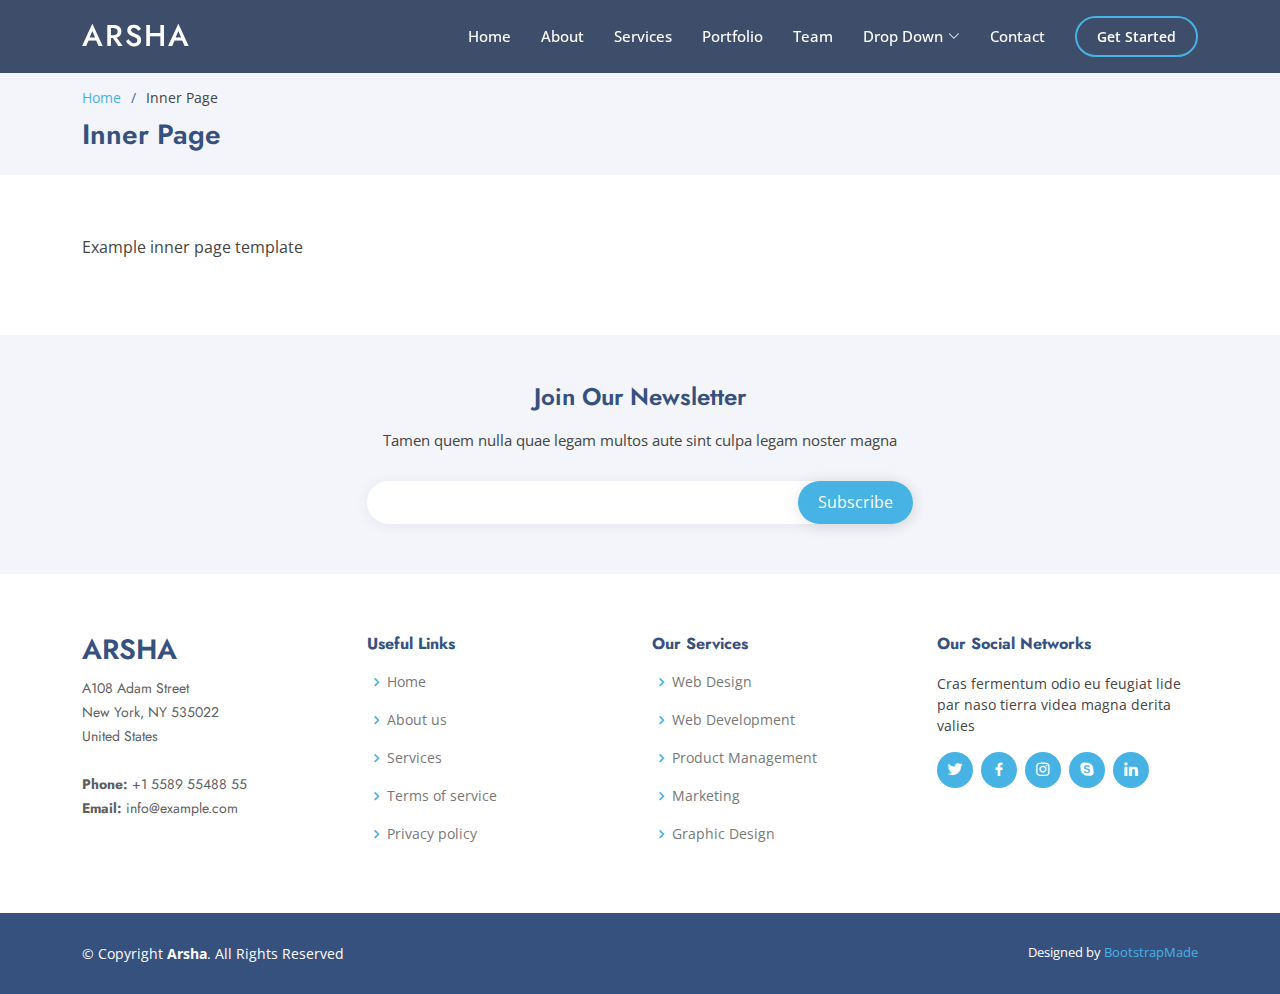
<file: inner-page.html>
<!DOCTYPE html>
<html lang="en">

<head>
  <meta charset="utf-8">
  <meta content="width=device-width, initial-scale=1.0" name="viewport">

  <title>Inner Page - Arsha Bootstrap Template</title>
  <meta content="" name="description">
  <meta content="" name="keywords">

  <!-- Favicons -->
  <link href="assets/img/favicon.png" rel="icon">
  <link href="assets/img/apple-touch-icon.png" rel="apple-touch-icon">

  <!-- Google Fonts -->
  <link href="https://fonts.googleapis.com/css?family=Open+Sans:300,300i,400,400i,600,600i,700,700i|Jost:300,300i,400,400i,500,500i,600,600i,700,700i|Poppins:300,300i,400,400i,500,500i,600,600i,700,700i" rel="stylesheet">

  <!-- Vendor CSS Files -->
  <link href="assets/vendor/aos/aos.css" rel="stylesheet">
  <link href="assets/vendor/bootstrap/css/bootstrap.min.css" rel="stylesheet">
  <link href="assets/vendor/bootstrap-icons/bootstrap-icons.css" rel="stylesheet">
  <link href="assets/vendor/boxicons/css/boxicons.min.css" rel="stylesheet">
  <link href="assets/vendor/glightbox/css/glightbox.min.css" rel="stylesheet">
  <link href="assets/vendor/remixicon/remixicon.css" rel="stylesheet">
  <link href="assets/vendor/swiper/swiper-bundle.min.css" rel="stylesheet">

  <!-- Template Main CSS File -->
  <link href="assets/css/style.css" rel="stylesheet">

  <!-- =======================================================
  * Template Name: Arsha
  * Updated: Mar 10 2023 with Bootstrap v5.2.3
  * Template URL: https://bootstrapmade.com/arsha-free-bootstrap-html-template-corporate/
  * Author: BootstrapMade.com
  * License: https://bootstrapmade.com/license/
  ======================================================== -->
</head>

<body>

  <!-- ======= Header ======= -->
  <header id="header" class="fixed-top header-inner-pages">
    <div class="container d-flex align-items-center">

      <h1 class="logo me-auto"><a href="index.html">Arsha</a></h1>
      <!-- Uncomment below if you prefer to use an image logo -->
      <!-- <a href="index.html" class="logo me-auto"><img src="assets/img/logo.png" alt="" class="img-fluid"></a>-->

      <nav id="navbar" class="navbar">
        <ul>
          <li><a class="nav-link scrollto " href="#hero">Home</a></li>
          <li><a class="nav-link scrollto" href="#about">About</a></li>
          <li><a class="nav-link scrollto" href="#services">Services</a></li>
          <li><a class="nav-link   scrollto" href="#portfolio">Portfolio</a></li>
          <li><a class="nav-link scrollto" href="#team">Team</a></li>
          <li class="dropdown"><a href="#"><span>Drop Down</span> <i class="bi bi-chevron-down"></i></a>
            <ul>
              <li><a href="#">Drop Down 1</a></li>
              <li class="dropdown"><a href="#"><span>Deep Drop Down</span> <i class="bi bi-chevron-right"></i></a>
                <ul>
                  <li><a href="#">Deep Drop Down 1</a></li>
                  <li><a href="#">Deep Drop Down 2</a></li>
                  <li><a href="#">Deep Drop Down 3</a></li>
                  <li><a href="#">Deep Drop Down 4</a></li>
                  <li><a href="#">Deep Drop Down 5</a></li>
                </ul>
              </li>
              <li><a href="#">Drop Down 2</a></li>
              <li><a href="#">Drop Down 3</a></li>
              <li><a href="#">Drop Down 4</a></li>
            </ul>
          </li>
          <li><a class="nav-link scrollto" href="#contact">Contact</a></li>
          <li><a class="getstarted scrollto" href="#about">Get Started</a></li>
        </ul>
        <i class="bi bi-list mobile-nav-toggle"></i>
      </nav><!-- .navbar -->

    </div>
  </header><!-- End Header -->

  <main id="main">

    <!-- ======= Breadcrumbs ======= -->
    <section id="breadcrumbs" class="breadcrumbs">
      <div class="container">

        <ol>
          <li><a href="index.html">Home</a></li>
          <li>Inner Page</li>
        </ol>
        <h2>Inner Page</h2>

      </div>
    </section><!-- End Breadcrumbs -->

    <section class="inner-page">
      <div class="container">
        <p>
          Example inner page template
        </p>
      </div>
    </section>

  </main><!-- End #main -->

  <!-- ======= Footer ======= -->
  <footer id="footer">

    <div class="footer-newsletter">
      <div class="container">
        <div class="row justify-content-center">
          <div class="col-lg-6">
            <h4>Join Our Newsletter</h4>
            <p>Tamen quem nulla quae legam multos aute sint culpa legam noster magna</p>
            <form action="" method="post">
              <input type="email" name="email"><input type="submit" value="Subscribe">
            </form>
          </div>
        </div>
      </div>
    </div>

    <div class="footer-top">
      <div class="container">
        <div class="row">

          <div class="col-lg-3 col-md-6 footer-contact">
            <h3>Arsha</h3>
            <p>
              A108 Adam Street <br>
              New York, NY 535022<br>
              United States <br><br>
              <strong>Phone:</strong> +1 5589 55488 55<br>
              <strong>Email:</strong> info@example.com<br>
            </p>
          </div>

          <div class="col-lg-3 col-md-6 footer-links">
            <h4>Useful Links</h4>
            <ul>
              <li><i class="bx bx-chevron-right"></i> <a href="#">Home</a></li>
              <li><i class="bx bx-chevron-right"></i> <a href="#">About us</a></li>
              <li><i class="bx bx-chevron-right"></i> <a href="#">Services</a></li>
              <li><i class="bx bx-chevron-right"></i> <a href="#">Terms of service</a></li>
              <li><i class="bx bx-chevron-right"></i> <a href="#">Privacy policy</a></li>
            </ul>
          </div>

          <div class="col-lg-3 col-md-6 footer-links">
            <h4>Our Services</h4>
            <ul>
              <li><i class="bx bx-chevron-right"></i> <a href="#">Web Design</a></li>
              <li><i class="bx bx-chevron-right"></i> <a href="#">Web Development</a></li>
              <li><i class="bx bx-chevron-right"></i> <a href="#">Product Management</a></li>
              <li><i class="bx bx-chevron-right"></i> <a href="#">Marketing</a></li>
              <li><i class="bx bx-chevron-right"></i> <a href="#">Graphic Design</a></li>
            </ul>
          </div>

          <div class="col-lg-3 col-md-6 footer-links">
            <h4>Our Social Networks</h4>
            <p>Cras fermentum odio eu feugiat lide par naso tierra videa magna derita valies</p>
            <div class="social-links mt-3">
              <a href="#" class="twitter"><i class="bx bxl-twitter"></i></a>
              <a href="#" class="facebook"><i class="bx bxl-facebook"></i></a>
              <a href="#" class="instagram"><i class="bx bxl-instagram"></i></a>
              <a href="#" class="google-plus"><i class="bx bxl-skype"></i></a>
              <a href="#" class="linkedin"><i class="bx bxl-linkedin"></i></a>
            </div>
          </div>

        </div>
      </div>
    </div>

    <div class="container footer-bottom clearfix">
      <div class="copyright">
        &copy; Copyright <strong><span>Arsha</span></strong>. All Rights Reserved
      </div>
      <div class="credits">
        <!-- All the links in the footer should remain intact. -->
        <!-- You can delete the links only if you purchased the pro version. -->
        <!-- Licensing information: https://bootstrapmade.com/license/ -->
        <!-- Purchase the pro version with working PHP/AJAX contact form: https://bootstrapmade.com/arsha-free-bootstrap-html-template-corporate/ -->
        Designed by <a href="https://bootstrapmade.com/">BootstrapMade</a>
      </div>
    </div>
  </footer><!-- End Footer -->

  <div id="preloader"></div>
  <a href="#" class="back-to-top d-flex align-items-center justify-content-center"><i class="bi bi-arrow-up-short"></i></a>

  <!-- Vendor JS Files -->
  <script src="assets/vendor/aos/aos.js"></script>
  <script src="assets/vendor/bootstrap/js/bootstrap.bundle.min.js"></script>
  <script src="assets/vendor/glightbox/js/glightbox.min.js"></script>
  <script src="assets/vendor/isotope-layout/isotope.pkgd.min.js"></script>
  <script src="assets/vendor/swiper/swiper-bundle.min.js"></script>
  <script src="assets/vendor/waypoints/noframework.waypoints.js"></script>
  <script src="assets/vendor/php-email-form/validate.js"></script>

  <!-- Template Main JS File -->
  <script src="assets/js/main.js"></script>

</body>

</html>
</file>
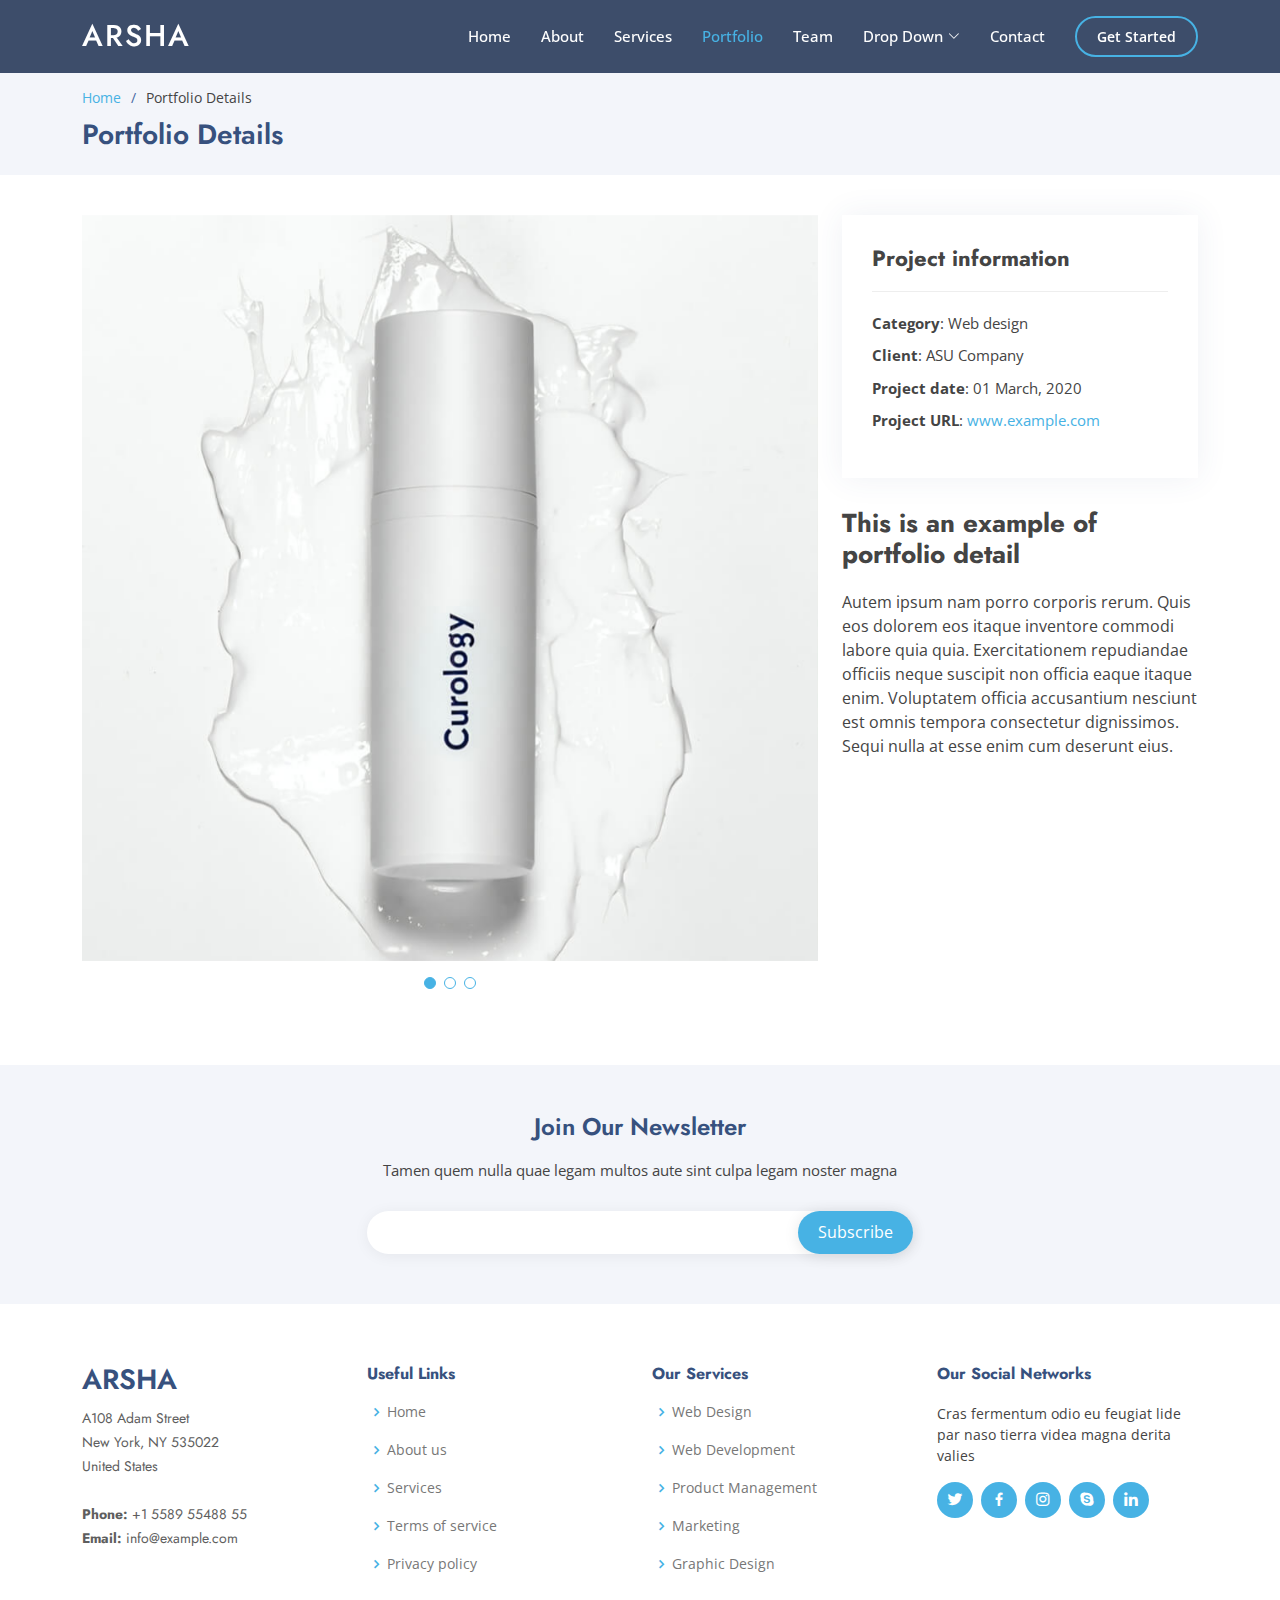
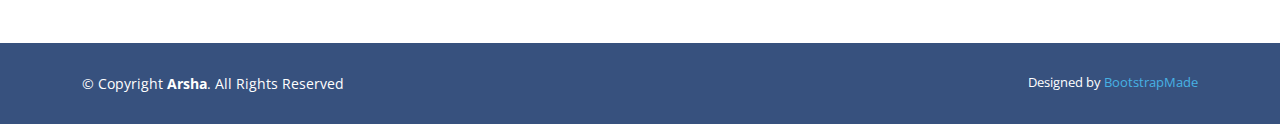
<file: portfolio-details.html>
<!DOCTYPE html>
<html lang="en">

<head>
  <meta charset="utf-8">
  <meta content="width=device-width, initial-scale=1.0" name="viewport">

  <title>Portfolio Details - Arsha Bootstrap Template</title>
  <meta content="" name="description">
  <meta content="" name="keywords">

  <!-- Favicons -->
  <link href="assets/img/favicon.png" rel="icon">
  <link href="assets/img/apple-touch-icon.png" rel="apple-touch-icon">

  <!-- Google Fonts -->
  <link href="https://fonts.googleapis.com/css?family=Open+Sans:300,300i,400,400i,600,600i,700,700i|Jost:300,300i,400,400i,500,500i,600,600i,700,700i|Poppins:300,300i,400,400i,500,500i,600,600i,700,700i" rel="stylesheet">

  <!-- Vendor CSS Files -->
  <link href="assets/vendor/aos/aos.css" rel="stylesheet">
  <link href="assets/vendor/bootstrap/css/bootstrap.min.css" rel="stylesheet">
  <link href="assets/vendor/bootstrap-icons/bootstrap-icons.css" rel="stylesheet">
  <link href="assets/vendor/boxicons/css/boxicons.min.css" rel="stylesheet">
  <link href="assets/vendor/glightbox/css/glightbox.min.css" rel="stylesheet">
  <link href="assets/vendor/remixicon/remixicon.css" rel="stylesheet">
  <link href="assets/vendor/swiper/swiper-bundle.min.css" rel="stylesheet">

  <!-- Template Main CSS File -->
  <link href="assets/css/style.css" rel="stylesheet">

  <!-- =======================================================
  * Template Name: Arsha
  * Updated: Mar 10 2023 with Bootstrap v5.2.3
  * Template URL: https://bootstrapmade.com/arsha-free-bootstrap-html-template-corporate/
  * Author: BootstrapMade.com
  * License: https://bootstrapmade.com/license/
  ======================================================== -->
</head>

<body>

  <!-- ======= Header ======= -->
  <header id="header" class="fixed-top header-inner-pages">
    <div class="container d-flex align-items-center">

      <h1 class="logo me-auto"><a href="index.html">Arsha</a></h1>
      <!-- Uncomment below if you prefer to use an image logo -->
      <!-- <a href="index.html" class="logo me-auto"><img src="assets/img/logo.png" alt="" class="img-fluid"></a>-->

      <nav id="navbar" class="navbar">
        <ul>
          <li><a class="nav-link scrollto " href="#hero">Home</a></li>
          <li><a class="nav-link scrollto" href="#about">About</a></li>
          <li><a class="nav-link scrollto" href="#services">Services</a></li>
          <li><a class="nav-link  active scrollto" href="#portfolio">Portfolio</a></li>
          <li><a class="nav-link scrollto" href="#team">Team</a></li>
          <li class="dropdown"><a href="#"><span>Drop Down</span> <i class="bi bi-chevron-down"></i></a>
            <ul>
              <li><a href="#">Drop Down 1</a></li>
              <li class="dropdown"><a href="#"><span>Deep Drop Down</span> <i class="bi bi-chevron-right"></i></a>
                <ul>
                  <li><a href="#">Deep Drop Down 1</a></li>
                  <li><a href="#">Deep Drop Down 2</a></li>
                  <li><a href="#">Deep Drop Down 3</a></li>
                  <li><a href="#">Deep Drop Down 4</a></li>
                  <li><a href="#">Deep Drop Down 5</a></li>
                </ul>
              </li>
              <li><a href="#">Drop Down 2</a></li>
              <li><a href="#">Drop Down 3</a></li>
              <li><a href="#">Drop Down 4</a></li>
            </ul>
          </li>
          <li><a class="nav-link scrollto" href="#contact">Contact</a></li>
          <li><a class="getstarted scrollto" href="#about">Get Started</a></li>
        </ul>
        <i class="bi bi-list mobile-nav-toggle"></i>
      </nav><!-- .navbar -->

    </div>
  </header><!-- End Header -->

  <main id="main">

    <!-- ======= Breadcrumbs ======= -->
    <section id="breadcrumbs" class="breadcrumbs">
      <div class="container">

        <ol>
          <li><a href="index.html">Home</a></li>
          <li>Portfolio Details</li>
        </ol>
        <h2>Portfolio Details</h2>

      </div>
    </section><!-- End Breadcrumbs -->

    <!-- ======= Portfolio Details Section ======= -->
    <section id="portfolio-details" class="portfolio-details">
      <div class="container">

        <div class="row gy-4">

          <div class="col-lg-8">
            <div class="portfolio-details-slider swiper">
              <div class="swiper-wrapper align-items-center">

                <div class="swiper-slide">
                  <img src="assets/img/portfolio/portfolio-1.jpg" alt="">
                </div>

                <div class="swiper-slide">
                  <img src="assets/img/portfolio/portfolio-2.jpg" alt="">
                </div>

                <div class="swiper-slide">
                  <img src="assets/img/portfolio/portfolio-3.jpg" alt="">
                </div>

              </div>
              <div class="swiper-pagination"></div>
            </div>
          </div>

          <div class="col-lg-4">
            <div class="portfolio-info">
              <h3>Project information</h3>
              <ul>
                <li><strong>Category</strong>: Web design</li>
                <li><strong>Client</strong>: ASU Company</li>
                <li><strong>Project date</strong>: 01 March, 2020</li>
                <li><strong>Project URL</strong>: <a href="#">www.example.com</a></li>
              </ul>
            </div>
            <div class="portfolio-description">
              <h2>This is an example of portfolio detail</h2>
              <p>
                Autem ipsum nam porro corporis rerum. Quis eos dolorem eos itaque inventore commodi labore quia quia. Exercitationem repudiandae officiis neque suscipit non officia eaque itaque enim. Voluptatem officia accusantium nesciunt est omnis tempora consectetur dignissimos. Sequi nulla at esse enim cum deserunt eius.
              </p>
            </div>
          </div>

        </div>

      </div>
    </section><!-- End Portfolio Details Section -->

  </main><!-- End #main -->

  <!-- ======= Footer ======= -->
  <footer id="footer">

    <div class="footer-newsletter">
      <div class="container">
        <div class="row justify-content-center">
          <div class="col-lg-6">
            <h4>Join Our Newsletter</h4>
            <p>Tamen quem nulla quae legam multos aute sint culpa legam noster magna</p>
            <form action="" method="post">
              <input type="email" name="email"><input type="submit" value="Subscribe">
            </form>
          </div>
        </div>
      </div>
    </div>

    <div class="footer-top">
      <div class="container">
        <div class="row">

          <div class="col-lg-3 col-md-6 footer-contact">
            <h3>Arsha</h3>
            <p>
              A108 Adam Street <br>
              New York, NY 535022<br>
              United States <br><br>
              <strong>Phone:</strong> +1 5589 55488 55<br>
              <strong>Email:</strong> info@example.com<br>
            </p>
          </div>

          <div class="col-lg-3 col-md-6 footer-links">
            <h4>Useful Links</h4>
            <ul>
              <li><i class="bx bx-chevron-right"></i> <a href="#">Home</a></li>
              <li><i class="bx bx-chevron-right"></i> <a href="#">About us</a></li>
              <li><i class="bx bx-chevron-right"></i> <a href="#">Services</a></li>
              <li><i class="bx bx-chevron-right"></i> <a href="#">Terms of service</a></li>
              <li><i class="bx bx-chevron-right"></i> <a href="#">Privacy policy</a></li>
            </ul>
          </div>

          <div class="col-lg-3 col-md-6 footer-links">
            <h4>Our Services</h4>
            <ul>
              <li><i class="bx bx-chevron-right"></i> <a href="#">Web Design</a></li>
              <li><i class="bx bx-chevron-right"></i> <a href="#">Web Development</a></li>
              <li><i class="bx bx-chevron-right"></i> <a href="#">Product Management</a></li>
              <li><i class="bx bx-chevron-right"></i> <a href="#">Marketing</a></li>
              <li><i class="bx bx-chevron-right"></i> <a href="#">Graphic Design</a></li>
            </ul>
          </div>

          <div class="col-lg-3 col-md-6 footer-links">
            <h4>Our Social Networks</h4>
            <p>Cras fermentum odio eu feugiat lide par naso tierra videa magna derita valies</p>
            <div class="social-links mt-3">
              <a href="#" class="twitter"><i class="bx bxl-twitter"></i></a>
              <a href="#" class="facebook"><i class="bx bxl-facebook"></i></a>
              <a href="#" class="instagram"><i class="bx bxl-instagram"></i></a>
              <a href="#" class="google-plus"><i class="bx bxl-skype"></i></a>
              <a href="#" class="linkedin"><i class="bx bxl-linkedin"></i></a>
            </div>
          </div>

        </div>
      </div>
    </div>

    <div class="container footer-bottom clearfix">
      <div class="copyright">
        &copy; Copyright <strong><span>Arsha</span></strong>. All Rights Reserved
      </div>
      <div class="credits">
        <!-- All the links in the footer should remain intact. -->
        <!-- You can delete the links only if you purchased the pro version. -->
        <!-- Licensing information: https://bootstrapmade.com/license/ -->
        <!-- Purchase the pro version with working PHP/AJAX contact form: https://bootstrapmade.com/arsha-free-bootstrap-html-template-corporate/ -->
        Designed by <a href="https://bootstrapmade.com/">BootstrapMade</a>
      </div>
    </div>
  </footer><!-- End Footer -->

  <div id="preloader"></div>
  <a href="#" class="back-to-top d-flex align-items-center justify-content-center"><i class="bi bi-arrow-up-short"></i></a>

  <!-- Vendor JS Files -->
  <script src="assets/vendor/aos/aos.js"></script>
  <script src="assets/vendor/bootstrap/js/bootstrap.bundle.min.js"></script>
  <script src="assets/vendor/glightbox/js/glightbox.min.js"></script>
  <script src="assets/vendor/isotope-layout/isotope.pkgd.min.js"></script>
  <script src="assets/vendor/swiper/swiper-bundle.min.js"></script>
  <script src="assets/vendor/waypoints/noframework.waypoints.js"></script>
  <script src="assets/vendor/php-email-form/validate.js"></script>

  <!-- Template Main JS File -->
  <script src="assets/js/main.js"></script>

</body>

</html>
</file>
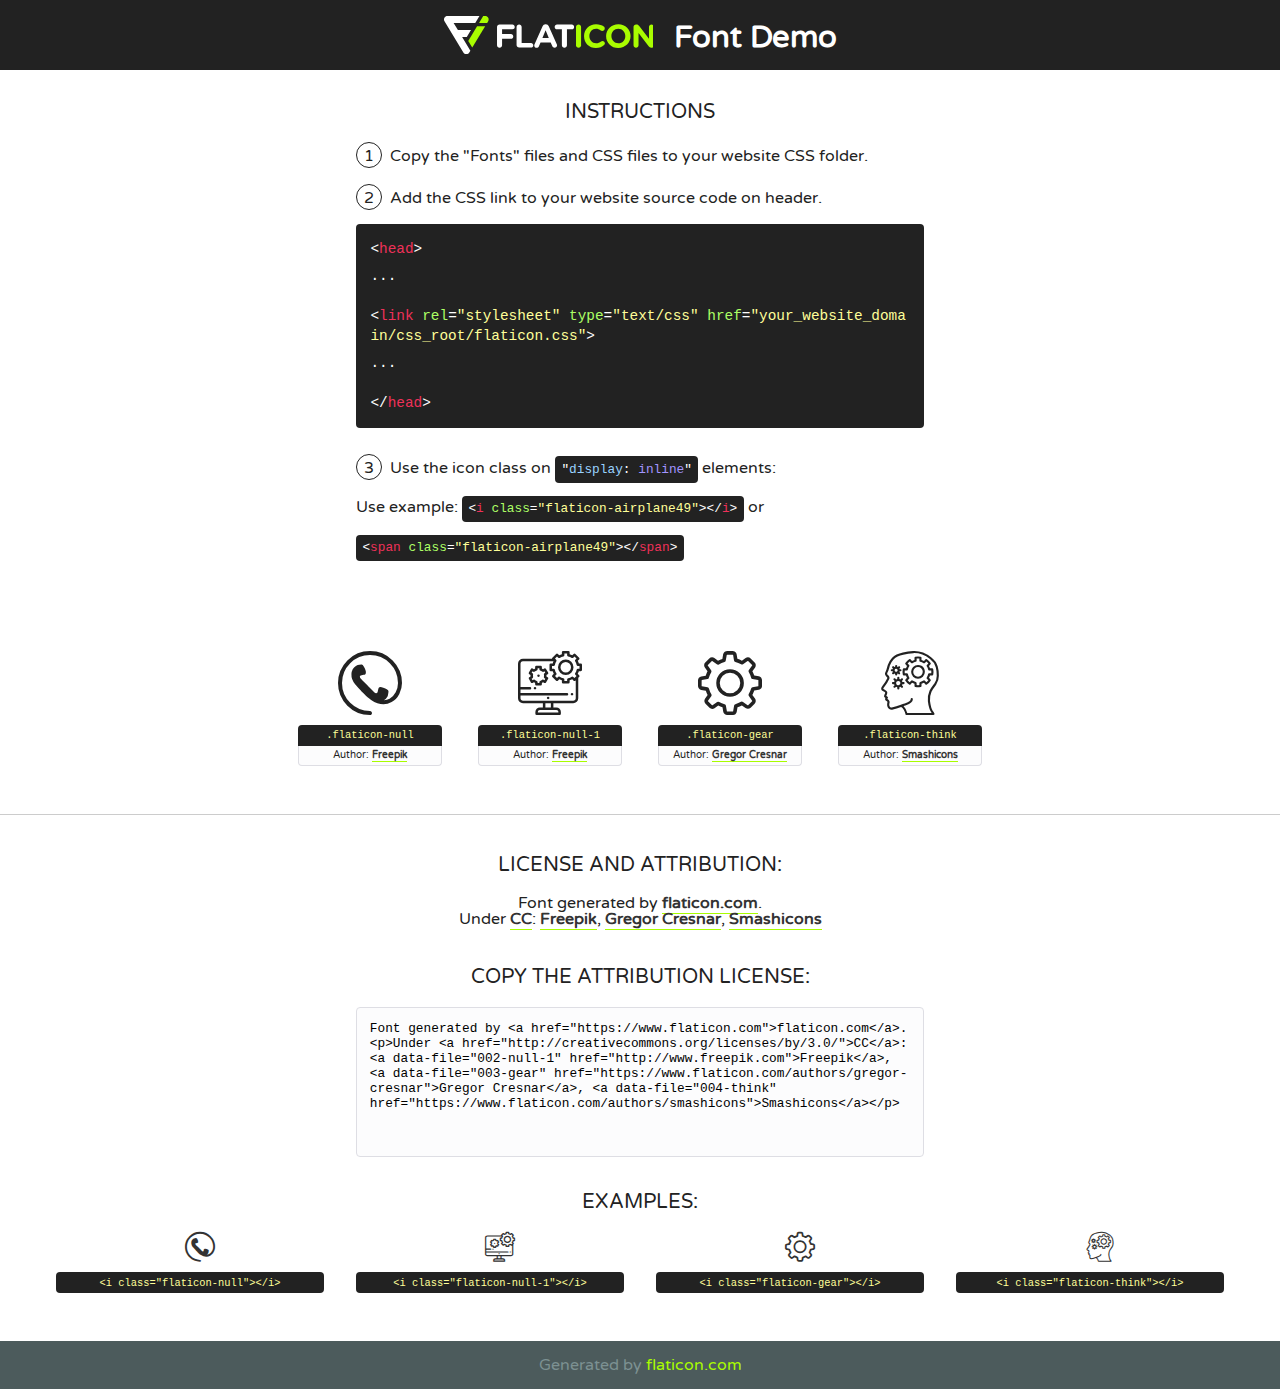
<file: assets/fonts/flaticon.html>
<!DOCTYPE html>
<!--
  Flaticon icon font: Flaticon
  Creation date: 02/06/2020 05:24
-->
<html>
<!DOCTYPE html>
<html>

<head>
    <title>Flaticon WebFont</title>
    <link href="http://fonts.googleapis.com/css?family=Varela+Round" rel="stylesheet" type="text/css" />
    <link rel="stylesheet" type="text/css" href="flaticon.css">
    <meta charset="UTF-8">
    <style>
    html, body, div, span, applet, object, iframe,
    h1, h2, h3, h4, h5, h6, p, blockquote, pre,
    a, abbr, acronym, address, big, cite, code,
    del, dfn, em, img, ins, kbd, q, s, samp,
    small, strike, strong, sub, sup, tt, var,
    b, u, i, center,
    dl, dt, dd, ol, ul, li,
    fieldset, form, label, legend,
    table, caption, tbody, tfoot, thead, tr, th, td,
    article, aside, canvas, details, embed, 
    figure, figcaption, footer, header, hgroup, 
    menu, nav, output, ruby, section, summary,
    time, mark, audio, video {
        margin: 0;
        padding: 0;
        border: 0;
        font-size: 100%;
        font: inherit;
        vertical-align: baseline;
    }
    /* HTML5 display-role reset for older browsers */
    article, aside, details, figcaption, figure, 
    footer, header, hgroup, menu, nav, section {
        display: block;
    }
    body {
        line-height: 1;
    }
    ol, ul {
        list-style: none;
    }
    blockquote, q {
        quotes: none;
    }
    blockquote:before, blockquote:after,
    q:before, q:after {
        content: '';
        content: none;
    }
    table {
        border-collapse: collapse;
        border-spacing: 0;
    }
    body {
        font-family: 'Varela Round', Helvetica, Arial, sans-serif;
        font-size: 16px;
        color: #222;
    }
    a {
        color: #333;
        border-bottom: 1px solid #a9fd00;
        font-weight: bold;
        text-decoration: none;
    }
    * {
        -moz-box-sizing: border-box;
        -webkit-box-sizing: border-box;
        box-sizing: border-box;
        margin: 0;
        padding: 0;
    }
    [class^="flaticon-"]:before, [class*=" flaticon-"]:before, [class^="flaticon-"]:after, [class*=" flaticon-"]:after {
        font-family: Flaticon;
        font-size: 30px;
        font-style: normal;
        margin-left: 20px;
        color: #333;
    }
    .wrapper {
        max-width: 600px;
        margin: auto;
        padding: 0 1em;
    }
    .title {
        font-size: 1.25em;
        text-align: center;
        margin-bottom: 1em;
        text-transform: uppercase;
    }
    header {
        text-align: center;
        background-color: #222;
        color: #fff;
        padding: 1em;
    }
    header .logo {
        width: 210px;
        height: 38px;
        display: inline-block;
        vertical-align: middle;
        margin-right: 1em;
        border: none;
    }
    header strong {
        font-size: 1.95em;
        font-weight: bold;
        vertical-align: middle;
        margin-top: 5px;
        display: inline-block;
    }
    .demo {
        margin: 2em auto;
        line-height: 1.25em;
    }
    .demo ul li {
        margin-bottom: 1em;
    }
    .demo ul li .num {
        color: #222;
        border-radius: 20px;
        display: inline-block;
        width: 26px;
        padding: 3px;
        height: 26px;
        text-align: center;
        margin-right: 0.5em;
        border: 1px solid #222;
    }
    .demo ul li code {
        background-color: #222;
        border-radius: 4px;
        padding: 0.25em 0.5em;
        display: inline-block;
        color: #fff;
        font-family: Consolas,Monaco,Lucida Console,Liberation Mono,DejaVu Sans Mono,Bitstream Vera Sans Mono,Courier New, monospace;
        font-weight: lighter;
        margin-top: 1em;
        font-size: 0.8em;
        word-break: break-all;
    }
    .demo ul li code.big {
        padding: 1em;
        font-size: 0.9em;
    }
    .demo ul li code .red {
        color: #EF3159;
    }
    .demo ul li code .green {
        color: #ACFF65;
    }
    .demo ul li code .yellow {
        color: #FFFF99;
    }
    .demo ul li code .blue {
        color: #99D3FF;
    }
    .demo ul li code .purple {
        color: #A295FF;
    }
    .demo ul li code .dots {
        margin-top: 0.5em;
        display: block;
    }
    #glyphs {
        border-bottom: 1px solid #ccc;
        padding: 2em 0;
        text-align: center;
    }
    .glyph {
        display: inline-block;
        width: 9em;
        margin: 1em;
        text-align: center;
        vertical-align: top;
        background: #FFF;
    }
    .glyph .glyph-icon {
        padding: 10px;
        display: block;
        font-family:"Flaticon";
        font-size: 64px;
        line-height: 1;
    }
    .glyph .glyph-icon:before {
        font-size: 64px;
        color: #222;
        margin-left: 0;
    }
    .class-name {
        font-size: 0.65em;
        background-color: #222;
        color: #fff;
        border-radius: 4px 4px 0 0;
        padding: 0.5em;
        color: #FFFF99;
        font-family: Consolas,Monaco,Lucida Console,Liberation Mono,DejaVu Sans Mono,Bitstream Vera Sans Mono,Courier New, monospace;
    }
    .author-name {
        font-size: 0.6em;
        background-color: #fcfcfd;
        border: 1px solid #DEDEE4;
        border-top: 0;
        border-radius: 0 0 4px 4px;
        padding: 0.5em;
    }
    .class-name:last-child {
        font-size: 10px;
        color:#888;
    }
    .class-name:last-child a {
        font-size: 10px;
        color:#555;
    }
    .class-name:last-child a:hover {
        color:#a9fd00;
    }
    .glyph > input {
        display: block;
        width: 100px;
        margin: 5px auto;
        text-align: center;
        font-size: 12px;
        cursor: text;
    }
    .glyph > input.icon-input {
        font-family:"Flaticon";
        font-size: 16px;
        margin-bottom: 10px;
    }
    .attribution .title {
        margin-top: 2em;
    }
    .attribution textarea {
        background-color: #fcfcfd;
        padding: 1em;
        border: none;
        box-shadow: none;
        border: 1px solid #DEDEE4;
        border-radius: 4px;
        resize: none;
        width: 100%;
        height: 150px;
        font-size: 0.8em;
        font-family: Consolas,Monaco,Lucida Console,Liberation Mono,DejaVu Sans Mono,Bitstream Vera Sans Mono,Courier New, monospace;
        -webkit-appearance: none;
    }
    .iconsuse {
        margin: 2em auto;
        text-align: center;
        max-width: 1200px;
    }
    .iconsuse:after {
        content: '';
        display: table;
        clear: both;
    }
    .iconsuse .image {
        float: left;
        width: 25%;
        padding: 0 1em;
    }
    .iconsuse .image p {
        margin-bottom: 1em;
    }
    .iconsuse .image span {
        display: block;
        font-size: 0.65em;
        background-color: #222;
        color: #fff;
        border-radius: 4px;
        padding: 0.5em;
        color: #FFFF99;
        margin-top: 1em;
        font-family: Consolas,Monaco,Lucida Console,Liberation Mono,DejaVu Sans Mono,Bitstream Vera Sans Mono,Courier New, monospace;
    }
    #footer {
        text-align: center;
        background-color: #4C5B5C;
        color: #7c9192;
        padding: 1em;
    }
    #footer a {
        border: none;
        color: #a9fd00;
        font-weight: normal;
    }
    @media (max-width: 960px) {
        .iconsuse .image {
            width: 50%;
        }
    }
    @media (max-width: 560px) {
        .iconsuse .image {
            width: 100%;
        }
    }
    </style>
</head>

<body class="characters-off">

    <header>
        <a href="https://www.flaticon.com" target="_blank" class="logo">
            <svg version="1.1" xmlns="http://www.w3.org/2000/svg" xmlns:xlink="http://www.w3.org/1999/xlink" xmlns:a="http://ns.adobe.com/AdobeSVGViewerExtensions/3.0/" viewBox="0 0 560.875 102.036" enable-background="new 0 0 560.875 102.036" xml:space="preserve">
                <defs>
                </defs>
                <g>
                    <g class="letters">
                        <path fill="#ffffff" d="M141.596,29.675c0-3.777,2.985-6.767,6.764-6.767h34.438c3.426,0,6.15,2.728,6.15,6.15
                        c0,3.43-2.724,6.149-6.15,6.149h-27.674v13.091h23.719c3.429,0,6.151,2.724,6.151,6.15c0,3.43-2.723,6.149-6.151,6.149h-23.719
                        v17.574c0,3.773-2.986,6.761-6.764,6.761c-3.779,0-6.764-2.989-6.764-6.761V29.675z"></path>
                        <path fill="#ffffff" d="M193.844,29.149c0-3.781,2.985-6.767,6.764-6.767c3.776,0,6.763,2.985,6.763,6.767v42.957h25.039
                        c3.426,0,6.149,2.726,6.149,6.153c0,3.425-2.723,6.15-6.149,6.15h-31.802c-3.779,0-6.764-2.986-6.764-6.768V29.149z"></path>
                        <path fill="#ffffff" d="M241.891,75.71l21.438-48.407c1.492-3.341,4.215-5.357,7.906-5.357h0.792
                        c3.686,0,6.323,2.017,7.815,5.357l21.439,48.407c0.436,0.967,0.701,1.845,0.701,2.723c0,3.602-2.809,6.501-6.414,6.501
                        c-3.161,0-5.269-1.845-6.499-4.655l-4.132-9.661h-27.059l-4.301,10.102c-1.144,2.631-3.426,4.214-6.237,4.214
                        c-3.517,0-6.24-2.81-6.24-6.325C241.1,77.64,241.451,76.677,241.891,75.71z M279.932,58.666l-8.521-20.297l-8.526,20.297H279.932
                        z"></path>
                        <path fill="#ffffff" d="M314.864,35.387H301.86c-3.429,0-6.239-2.813-6.239-6.238c0-3.429,2.811-6.24,6.239-6.24h39.533
                        c3.426,0,6.237,2.811,6.237,6.24c0,3.425-2.811,6.238-6.237,6.238h-13.001v42.785c0,3.773-2.99,6.761-6.764,6.761
                        c-3.779,0-6.764-2.989-6.764-6.761V35.387z"></path>
                        <path fill="#A9FD00" d="M352.615,29.149c0-3.781,2.985-6.767,6.767-6.767c3.774,0,6.761,2.985,6.761,6.767v49.024
                        c0,3.773-2.987,6.761-6.761,6.761c-3.781,0-6.767-2.989-6.767-6.761V29.149z"></path>
                        <path fill="#A9FD00" d="M374.132,53.836v-0.179c0-17.481,13.178-31.801,32.065-31.801c9.22,0,15.459,2.458,20.557,6.238
                        c1.402,1.054,2.637,2.985,2.637,5.357c0,3.692-2.985,6.59-6.681,6.59c-1.845,0-3.071-0.702-4.044-1.319
                        c-3.776-2.813-7.729-4.393-12.562-4.393c-10.364,0-17.831,8.611-17.831,19.154v0.173c0,10.542,7.291,19.329,17.831,19.329
                        c5.715,0,9.492-1.756,13.359-4.834c1.049-0.874,2.458-1.491,4.039-1.491c3.429,0,6.325,2.813,6.325,6.236
                        c0,2.106-1.056,3.78-2.282,4.834c-5.539,4.834-12.036,7.733-21.878,7.733C387.572,85.464,374.132,71.493,374.132,53.836z"></path>
                        <path fill="#A9FD00" d="M433.009,53.836v-0.179c0-17.481,13.79-31.801,32.766-31.801c18.981,0,32.592,14.143,32.592,31.628v0.173
                        c0,17.483-13.785,31.807-32.769,31.807C446.625,85.464,433.009,71.32,433.009,53.836z M484.224,53.836v-0.179
                        c0-10.539-7.725-19.326-18.626-19.326c-10.893,0-18.449,8.611-18.449,19.154v0.173c0,10.542,7.73,19.329,18.626,19.329
                        C476.676,72.986,484.224,64.378,484.224,53.836z"></path>
                        <path fill="#A9FD00" d="M506.233,29.321c0-3.774,2.99-6.763,6.767-6.763h1.401c3.252,0,5.183,1.583,7.029,3.953l26.093,34.265
                        V29.059c0-3.692,2.99-6.677,6.681-6.677c3.683,0,6.671,2.985,6.671,6.677v48.934c0,3.78-2.987,6.765-6.764,6.765h-0.436
                        c-3.257,0-5.188-1.581-7.034-3.953l-27.056-35.492v32.944c0,3.687-2.985,6.676-6.678,6.676c-3.683,0-6.673-2.989-6.673-6.676
                        V29.321z"></path>
                    </g>
                    <g class="insignia">
                        <path fill="#ffffff" d="M48.372,56.137h12.517l11.156-18.537H37.186L25.688,18.539h57.825L94.668,0H9.271
                        C5.925,0,2.842,1.801,1.198,4.716c-1.644,2.907-1.593,6.482,0.134,9.343l50.38,83.501c1.678,2.781,4.689,4.476,7.938,4.476
                        c3.246,0,6.257-1.695,7.935-4.476l2.898-4.804L48.372,56.137z"></path>
                        <g class="i">
                            <path fill="#A9FD00" d="M93.575,18.539h0.031v0.004l21.652,0.004l2.705-4.488c1.727-2.861,1.778-6.436,0.133-9.343
                            C116.454,1.801,113.371,0,110.026,0h-5.294L93.575,18.539z"></path>
                            <polygon fill="#A9FD00" points="88.291,27.356 64.725,66.486 75.519,84.404 109.942,27.356"></polygon>
                        </g>
                    </g>
                </g>
            </svg>
        </a>
        <strong>Font Demo</strong>
    </header>


    <section class="demo wrapper">

        <p class="title">Instructions</p>

        <ul>
            <li>
                <span class="num">1</span>Copy the "Fonts" files and CSS files to your website CSS folder.
            </li>
            <li>
                <span class="num">2</span>Add the CSS link to your website source code on header.
                <code class="big">
                    &lt;<span class="red">head</span>&gt;
                    <br/><span class="dots">...</span>
                    <br/>&lt;<span class="red">link</span> <span class="green">rel</span>=<span class="yellow">"stylesheet"</span> <span class="green">type</span>=<span class="yellow">"text/css"</span> <span class="green">href</span>=<span class="yellow">"your_website_domain/css_root/flaticon.css"</span>&gt;
                    <br/><span class="dots">...</span>
                    <br/>&lt;/<span class="red">head</span>&gt;
                </code>
            </li>

            <li>
                <p>
                    <span class="num">3</span>Use the icon class on <code>"<span class="blue">display</span>:<span class="purple"> inline</span>"</code> elements:
                    <br />
                    Use example: <code>&lt;<span class="red">i</span> <span class="green">class</span>=<span class="yellow">&quot;flaticon-airplane49&quot;</span>&gt;&lt;/<span class="red">i</span>&gt;</code> or <code>&lt;<span class="red">span</span> <span class="green">class</span>=<span class="yellow">&quot;flaticon-airplane49&quot;</span>&gt;&lt;/<span class="red">span</span>&gt;</code>
            </li>
        </ul>

    </section>




   <section id="glyphs">          
    
      
        <div class="glyph"><div class="glyph-icon flaticon-null"></div>
            <div class="class-name">.flaticon-null</div>
            <div class="author-name">Author: <a data-file="001-null" href="http://www.freepik.com">Freepik</a> </div> 
        </div>        
        
        <div class="glyph"><div class="glyph-icon flaticon-null-1"></div>
            <div class="class-name">.flaticon-null-1</div>
            <div class="author-name">Author: <a data-file="002-null-1" href="http://www.freepik.com">Freepik</a> </div> 
        </div>        
        
        <div class="glyph"><div class="glyph-icon flaticon-gear"></div>
            <div class="class-name">.flaticon-gear</div>
            <div class="author-name">Author: <a data-file="003-gear" href="https://www.flaticon.com/authors/gregor-cresnar">Gregor Cresnar</a> </div> 
        </div>        
        
        <div class="glyph"><div class="glyph-icon flaticon-think"></div>
            <div class="class-name">.flaticon-think</div>
            <div class="author-name">Author: <a data-file="004-think" href="https://www.flaticon.com/authors/smashicons">Smashicons</a> </div> 
        </div>        
        

    </section>



    <section class="attribution wrapper"   style="text-align:center;">

      <div class="title">License and attribution:</div><div class="attrDiv">Font generated by <a href="https://www.flaticon.com">flaticon.com</a>. <div><p>Under <a href="http://creativecommons.org/licenses/by/3.0/">CC</a>: <a data-file="002-null-1" href="http://www.freepik.com">Freepik</a>, <a data-file="003-gear" href="https://www.flaticon.com/authors/gregor-cresnar">Gregor Cresnar</a>, <a data-file="004-think" href="https://www.flaticon.com/authors/smashicons">Smashicons</a></p>  </div>
      </div>
      <div class="title">Copy the Attribution License:</div>

    <textarea onclick="this.focus();this.select();">Font generated by &lt;a href=&quot;https://www.flaticon.com&quot;&gt;flaticon.com&lt;/a&gt;. <p>Under <a href="http://creativecommons.org/licenses/by/3.0/">CC</a>: <a data-file="002-null-1" href="http://www.freepik.com">Freepik</a>, <a data-file="003-gear" href="https://www.flaticon.com/authors/gregor-cresnar">Gregor Cresnar</a>, <a data-file="004-think" href="https://www.flaticon.com/authors/smashicons">Smashicons</a></p>  
     </textarea>

    </section>

    <section class="iconsuse">

          <div class="title">Examples:</div>            
             
            <div class="image">
                <p>
                    <i class="glyph-icon flaticon-null"></i> 
                    <span>&lt;i class=&quot;flaticon-null&quot;&gt;&lt;/i&gt;</span>
                </p>
            </div>
            
            <div class="image">
                <p>
                    <i class="glyph-icon flaticon-null-1"></i> 
                    <span>&lt;i class=&quot;flaticon-null-1&quot;&gt;&lt;/i&gt;</span>
                </p>
            </div>
            
            <div class="image">
                <p>
                    <i class="glyph-icon flaticon-gear"></i> 
                    <span>&lt;i class=&quot;flaticon-gear&quot;&gt;&lt;/i&gt;</span>
                </p>
            </div>
            
            <div class="image">
                <p>
                    <i class="glyph-icon flaticon-think"></i> 
                    <span>&lt;i class=&quot;flaticon-think&quot;&gt;&lt;/i&gt;</span>
                </p>
            </div>
                       
        </div>
                            
    </section>

<div id="footer">
    <div>Generated by <a href="https://www.flaticon.com">flaticon.com</a>
    </div>
</div>



</body>
</html>
</file>
<file: assets/css/flaticon.css>
/*
  	Flaticon icon font: Flaticon
  	Creation date: 02/06/2020 05:24
  	*/

@font-face {
  font-family: "Flaticon";
  src: url("../fonts/Flaticon.eot");
  src: url("../fonts/Flaticon.eot?#iefix") format("embedded-opentype"),
       url("../fonts/Flaticon.woff2") format("woff2"),
       url("../fonts/Flaticon.woff") format("woff"),
       url("../fonts/Flaticon.ttf") format("truetype"),
       url("../fonts/Flaticon.svg#Flaticon") format("svg");
  font-weight: normal;
  font-style: normal;
}

@media screen and (-webkit-min-device-pixel-ratio:0) {
  @font-face {
    font-family: "Flaticon";
    src: url("../fonts/Flaticon.svg#Flaticon") format("svg");
  }
}

[class^="flaticon-"]:before, [class*=" flaticon-"]:before,
[class^="flaticon-"]:after, [class*=" flaticon-"]:after {   
  font-family: Flaticon;
font-style: normal;
}

.flaticon-null:before { content: "\f100"; }
.flaticon-null-1:before { content: "\f101"; }
.flaticon-gear:before { content: "\f102"; }
.flaticon-think:before { content: "\f103"; }
</file>
<file: assets/css/progressbar_barfiller.css>
/* Custom Code skills */
.single-skill{
  display: flex;
}

.single-skill span {
	color: #79838b;
	font-size: 13px;
	font-weight: 300;
	letter-spacing: 0;
	margin-bottom: 14px;
	display: block;
}
.single-skill .bar-progress {
	width: 100%;
}
.single-skill .bar-title {
  width: 20%;
  margin-bottom: 19px;
}

.skills-content {
  padding-top: 200px;
  padding-left: 70px;
}

.skills-shape-bg {
  height: 651px;
  width: 868px;
  position: absolute;
  content: "";
  border: 2px solid #4d4d4d;
  left: 40%;
  top: 255px;
}

.skills-shape-bg::before {
  position: absolute;
  content: "";
  height: 465px;
  width: 300px;
  border: 2px solid #4d4d4d;
  left: -35%;
  top: 50%;
  transform: translateY(-50%);
  border-right: 0;
}



/* Default */
.barfiller {
	width: 100%;
	height: 10px;
	background: #f6f9fc;
  position: relative;
  border-radius: 5px;
}

.barfiller .fill {
  display: block;
  position: relative;
  width: 0px;
  height: 100%;
  background: #333;
  z-index: 1;
  border-radius: 5px;
}

.barfiller .tipWrap { display: none; }

.barfiller .tip {
  margin-top: -28px;
  padding: 2px 4px;
  font-size: 16px;
  color: #09cc7f;
  left: 0px;
  position: absolute;
  z-index: 2;
  background: transparent;
  font-weight: 800;
}

.barfiller .tip:after {
  border: solid;
  border-color: rgba(0,0,0,.8) transparent;
  border-width: 6px 6px 0 6px;
  content: "";
  display: block;
  position: absolute;
  left: 9px;
  top: 100%;
  z-index: 9;
  display: none;
  
}
</file>
<file: assets/css/gijgo.css>
.gj-button {
    background-color: #f5f5f5;
    border: 1px solid #ddd;
    color: #000;
    border-radius: 3px;
    padding: 6px 10px;
    cursor: pointer;
}

.gj-unselectable {
    -webkit-touch-callout: none;
    -webkit-user-select: none;
    -khtml-user-select: none;
    -moz-user-select: none;
    -ms-user-select: none;
    user-select: none;
}

.gj-row {
    display: -webkit-box;
    display: -ms-flexbox;
    display: flex;
    -ms-flex-wrap: wrap;
    flex-wrap: wrap;
}

.gj-margin-left-5 {
    margin-left: 5px;
}

.gj-margin-left-10 {
    margin-left: 10px;
}

.gj-width-full {
    width: 100%;
}

.gj-cursor-pointer {
    cursor: pointer;
}

.gj-text-align-center {
    text-align: center;
}

.gj-font-size-16 {
    font-size: 16px;
}

.gj-hidden {
    display: none;
}

/** Material Design */
.gj-button-md {
    background: 0 0;
    border: none;
    border-radius: 2px;
    color: rgba(0, 0, 0, 0.87);
    position: relative;
    height: 36px;
    margin: 0;
    min-width: 64px;
    padding: 0 16px;
    display: inline-block;
    font-family: "Roboto","Helvetica","Arial",sans-serif;
    font-size: 1rem;
    font-weight: 500;
    text-transform: uppercase;
    letter-spacing: 0;
    overflow: hidden;
    will-change: box-shadow;
    transition: box-shadow .2s cubic-bezier(.4,0,1,1),background-color .2s cubic-bezier(.4,0,.2,1),color .2s cubic-bezier(.4,0,.2,1);
    outline: none;
    cursor: pointer;
    text-decoration: none;
    text-align: center;
    line-height: 36px;
    vertical-align: middle;
    overflow: hidden;
    -webkit-user-select: none;
    -moz-user-select: none;
    -ms-user-select: none;
    user-select: none;
}

.gj-button-md:hover {
    background-color: rgba(158,158,158,.2);
}

.gj-button-md:disabled {
    color: rgba(0,0,0,.26);
    background: 0 0;
}

.gj-button-md .material-icons,
.gj-button-md .gj-icon {
    vertical-align: middle;
    /*font-size: 1.3rem;
    margin-right: 4px;*/
}

.gj-button-md.gj-button-md-icon {
    width: 24px;
    height: 31px;
    min-width: 24px;
    padding: 0px;
    display: table;
}

.gj-button-md.gj-button-md-icon .material-icons,
.gj-button-md.gj-button-md-icon .gj-icon {
    display: table-cell;
    margin-right: 0px;
    width: 24px;
    height: 24px;
}

.gj-button-md.active {
    background-color: rgba(158,158,158,.4);
}

.gj-button-md-group {
    position: relative;
    display: inline-block;
    vertical-align: middle;
}
.gj-textbox-md {
	/* border: none; */
	/* border-bottom: 1px solid rgba(0,0,0,.42); */
	display: block;
	font-family: "Helvetica","Arial",sans-serif;
	font-size: 16px;
	line-height: 16px;
	/* padding: 4px 0px; */
	margin: 0;
	/* width: 100%; */
	background: 0 0;
	/* text-align: ; */
	color: rgba(0,0,0,.87);
	padding-left: 44px;
	border: 1px solid #dca73a;
	/* padding: 15px 15px; */
	/* text-align: center; */
	width: 177px;
	height: 55px;
	border-radius: 5px;
}
.gj-textbox-md:focus,
.gj-textbox-md:active {
    /* border-bottom: 2px solid rgba(0,0,0,.42); */
    outline: none;
}

.gj-textbox-md::placeholder {
    color: #8e8e8e;
}

.gj-textbox-md:-ms-input-placeholder {
    color: #8e8e8e;
}

.gj-textbox-md::-ms-input-placeholder {
    color: #8e8e8e;
}

.gj-md-spacer-24 {
    min-width: 24px;
    width: 24px;
    display: inline-block;
}

.gj-md-spacer-32 {
    min-width: 32px;
    width: 32px;
    display: inline-block;
}

.gj-modal {
    position: fixed;
    top: 0;
    right: 0;
    bottom: 0;
    left: 0;
    z-index: 1203;
    display: none;
    overflow: hidden;
    -webkit-overflow-scrolling: touch;
    outline: 0;
    background-color: rgba(0, 0, 0, 0.54118);
    transition: 200ms ease opacity;
    will-change: opacity;
}

/* List */
ul.gj-list li [data-role="wrapper"] {
    display: table;
    width: 100%;
}

ul.gj-list li [data-role="checkbox"] {
    display: table-cell;
    vertical-align:middle;
    text-align:center;
}

ul.gj-list li [data-role="image"] {
    display: table-cell;
    vertical-align:middle;
    text-align:center;
}

ul.gj-list li [data-role="display"] {
    display: table-cell;
    vertical-align:middle;
    cursor: pointer;
}

ul.gj-list li [data-role="display"]:empty:before {
  content: "\200b"; /* unicode zero width space character */
}

/* List - Bootstrap */
ul.gj-list-bootstrap {
    padding-left: 0px;
    margin-bottom: 0px;
}

ul.gj-list-bootstrap li {
    padding: 0px;
}

ul.gj-list-bootstrap li [data-role="wrapper"] {
    padding: 0px 10px;
}

ul.gj-list-bootstrap li [data-role="checkbox"] {
    width: 24px;
    padding: 3px;
}

ul.gj-list-bootstrap li [data-role="image"] {
    width: 24px;
    height: 24px;
}

ul.gj-list-bootstrap li [data-role="display"] {
    padding: 8px 0px 8px 4px;
}

.list-group-item.active ul li, .list-group-item.active:focus ul li, .list-group-item.active:hover ul li {
    text-shadow: none;
    color:initial;
}

/* List - Material Design */
ul.gj-list-md {
    padding: 0px;
    list-style: none;
    list-style-type: none;
    line-height: 24px;
    letter-spacing: 0;
    color: #616161; /* Gray 700 */
}

ul.gj-list-md li {
    display: list-item;
    list-style-type: none;
    padding: 0px;
    min-height: unset;
    box-sizing: border-box;
    align-items: center;
    cursor: default;
    overflow: hidden;

    font-family: "Roboto","Helvetica","Arial",sans-serif;
    font-size: 16px;
    font-weight: 400;
    letter-spacing: .04em;
    line-height: 1;
    
    -webkit-flex-direction: row;
    -ms-flex-direction: row;
    flex-direction: row;
    -webkit-flex-wrap: nowrap;
    -ms-flex-wrap: nowrap;
    flex-wrap: nowrap;
}

ul.gj-list-md li [data-role="checkbox"] {
    height: 24px;
    width: 24px;
}

ul.gj-list-md li [data-role="image"] {
    height: 24px;
    width: 24px;
}

ul.gj-list-md li [data-role="display"] {
    padding: 8px 0px 8px 5px;
    order: 0;
    flex-grow: 2;
    text-decoration: none;
    box-sizing: border-box;
    align-items: center;
    text-align: left;
    color: rgba(0,0,0,.87);
}

ul.gj-list-md li.disabled>[data-role="wrapper"]>[data-role="display"] {
    color: #9E9E9E; /* Gray 500 */
}

.gj-list-md-active {
    background: #e0e0e0;
    color: #3f51b5;
}


/* Picker */
.gj-picker {
    position: absolute;
    z-index: 1203;
    background-color: #fff;
}

.gj-picker .selected {
    color: #fff;
}

/* Material Design */
.gj-picker-md {
    font-family: "Roboto","Helvetica","Arial",sans-serif;
    font-size: 16px;
    font-weight: 400;
    letter-spacing: .04em;
    line-height: 1;
    color: rgba(0,0,0,.87);
    border: 1px solid #E0E0E0;
}

.gj-modal .gj-picker-md {
    border: 0px;
}

.gj-picker-md [role="header"] {
    color: rgba(255, 255, 255, 0.54);
    display: flex;
    background: #2196f3;
    align-items: baseline;
    user-select: none;
    justify-content: center;
}

.gj-picker-md [role="footer"] {
    float: right;
    padding: 10px;
}

.gj-picker-md [role="footer"] button.gj-button-md {
    color: #2196f3;
    font-weight: bold;
    font-size: 13px;
}

/* Bootstrap */
.gj-picker-bootstrap {
    border-radius: 4px;
    border: 1px solid #E0E0E0;
}

.gj-picker-bootstrap .selected {
    color: #888;
}

.gj-picker-bootstrap [role="header"] {
    background: #eee;
    color: #AAA;
}
@font-face {
    font-family: 'gijgo-material';
    src: url('../fonts/gijgo-material.eot?235541');
    src: url('../fonts/gijgo-material.eot?235541#iefix') format('embedded-opentype'), url('../fonts/gijgo-material.ttf?235541') format('truetype'), url('../fonts/gijgo-material.woff?235541') format('woff'), url('../fonts/gijgo-material.svg?235541#gijgo-material') format('svg');
    font-weight: normal;
    font-style: normal;
}

.gj-icon {
    /* use !important to prevent issues with browser extensions that change fonts */
    font-family: 'gijgo-material' !important;
    font-size: 24px;
    speak: none;
    font-style: normal;
    font-weight: normal;
    font-variant: normal;
    text-transform: none;
    line-height: 1;
    /* Enable Ligatures ================ */
    letter-spacing: 0;
    -webkit-font-feature-settings: "liga";
    -moz-font-feature-settings: "liga=1";
    -moz-font-feature-settings: "liga";
    -ms-font-feature-settings: "liga" 1;
    font-feature-settings: "liga";
    -webkit-font-variant-ligatures: discretionary-ligatures;
    font-variant-ligatures: discretionary-ligatures;
    /* Better Font Rendering =========== */
    -webkit-font-smoothing: antialiased;
    -moz-osx-font-smoothing: grayscale;
}

.gj-icon.undo:before {
    content: "\e900";
}

.gj-icon.vertical-align-top:before {
    content: "\e901";
}

.gj-icon.vertical-align-center:before {
    content: "\e902";
}

.gj-icon.vertical-align-bottom:before {
    content: "\e903";
}

.gj-icon.arrow-dropup:before {
    content: "\e904";
}

.gj-icon.clock:before {
    content: "\e905";
}

.gj-icon.refresh:before {
    content: "\e906";
}

.gj-icon.last-page:before {
    content: "\e907";
}

.gj-icon.first-page:before {
    content: "\e908";
}

.gj-icon.cancel:before {
    content: "\e909";
}

.gj-icon.clear:before {
    content: "\e90a";
}

.gj-icon.check-circle:before {
    content: "\e90b";
}

.gj-icon.delete:before {
    content: "\e90c";
}

.gj-icon.arrow-upward:before {
    content: "\e90d";
}

.gj-icon.arrow-forward:before {
    content: "\e90e";
}

.gj-icon.arrow-downward:before {
    content: "\e90f";
}

.gj-icon.arrow-back:before {
    content: "\e910";
}

.gj-icon.list-numbered:before {
    content: "\e911";
}

.gj-icon.list-bulleted:before {
    content: "\e912";
}

.gj-icon.indent-increase:before {
    content: "\e913";
}

.gj-icon.indent-decrease:before {
    content: "\e914";
}

.gj-icon.redo:before {
    content: "\e915";
}

.gj-icon.align-right:before {
    content: "\e916";
}

.gj-icon.align-left:before {
    content: "\e917";
}

.gj-icon.align-justify:before {
    content: "\e918";
}

.gj-icon.align-center:before {
    content: "\e919";
}

.gj-icon.strikethrough:before {
    content: "\e91a";
}

.gj-icon.italic:before {
    content: "\e91b";
}

.gj-icon.underlined:before {
    content: "\e91c";
}

.gj-icon.bold:before {
    content: "\e91d";
}

.gj-icon.arrow-dropdown:before {
    content: "\e91e";
}

.gj-icon.done:before {
    content: "\e91f";
}

.gj-icon.pencil:before {
    content: "\e920";
}

.gj-icon.minus:before {
    content: "\e921";
}

.gj-icon.plus:before {
    content: "\e922";
}

.gj-icon.chevron-up:before {
    content: "\e923";
}

.gj-icon.chevron-right:before {
    content: "\e924";
}

.gj-icon.chevron-down:before {
    content: "\e925";
}

.gj-icon.chevron-left:before {
    content: "\e926";
}

.gj-icon.event:before {
    content: "\e927";
}
.gj-draggable {
    cursor: move;
}
.gj-resizable-handle {
    position: absolute;
    font-size: 0.1px;
    display: block;
    -ms-touch-action: none;
    touch-action: none;
    z-index: 1203;
}

.gj-resizable-n {
    cursor: n-resize;
    height: 7px;
    width: 100%;
    top: -5px;
    left: 0;
}
.gj-resizable-e {
    cursor: e-resize;
    width: 7px;
    right: -5px;
    top: 0;
    height: 100%;
}
.gj-resizable-s {
    cursor: s-resize;
    height: 7px;
    width: 100%;
    bottom: -5px;
    left: 0;
}
.gj-resizable-w {
	cursor: w-resize;
	width: 7px;
	left: -5px;
	top: 0;
	height: 100%;
}
.gj-resizable-se {
	cursor: se-resize;
	width: 12px;
	height: 12px;
	right: 1px;
	bottom: 1px;
}
.gj-resizable-sw {
	cursor: sw-resize;
	width: 9px;
	height: 9px;
	left: -5px;
	bottom: -5px;
}
.gj-resizable-nw {
	cursor: nw-resize;
	width: 9px;
	height: 9px;
	left: -5px;
	top: -5px;
}
.gj-resizable-ne {
	cursor: ne-resize;
	width: 9px;
	height: 9px;
	right: -5px;
	top: -5px;
}

.gj-dialog-footer {
    position: absolute;
    bottom: 0px;
    width: 100%;
    margin-top: 0px;
}

.gj-dialog-scrollable [data-role="body"] {
    overflow-x: hidden;
    overflow-y: scroll;
}

/** Bootstrap 3 **/
.gj-dialog-bootstrap {
    overflow: hidden;
    z-index: 1202;
}

.gj-dialog-bootstrap [data-role="title"] {
    display: inline;
}
.gj-dialog-bootstrap [data-role="close"] {
    line-height: 1.42857143;
}

/** Bootstrap 4 **/
.gj-dialog-bootstrap4 {
    overflow: hidden;
    z-index: 1202;
}

.gj-dialog-bootstrap4 [data-role="title"] {
    display: inline;
}
.gj-dialog-bootstrap4 [data-role="close"] {
    line-height: 1.5;
}

/** Material Design **/
.gj-dialog-md {
    background-color: #FFF;
    overflow: hidden;
    border: none;
    box-shadow: 0 11px 15px -7px rgba(0,0,0,.2), 0 24px 38px 3px rgba(0,0,0,.14), 0 9px 46px 8px rgba(0,0,0,.12);
    box-sizing: border-box;
    position: relative;
    display: -webkit-box;
    display: -webkit-flex;
    display: -ms-flexbox;
    display: flex;
    -webkit-box-orient: vertical;
    -webkit-box-direction: normal;
    -webkit-flex-direction: column;
    -ms-flex-direction: column;
    flex-direction: column;
    -webkit-background-clip: padding-box;
    background-clip: padding-box;
    outline: 0;
    z-index: 1202;
}

.gj-dialog-md-header {
    padding: 24px 24px 0px 24px;
    font-family: "Roboto","Helvetica","Arial",sans-serif;
}

.gj-dialog-md-title {
    margin: 0;
    font-weight: 400;
    display: inline;
    line-height: 28px;
    font-size: 20px;
}

.gj-dialog-md-close {
    -webkit-appearance: none;
    padding: 0;
    cursor: pointer;
    background: 0 0;
    border: 0;
    float: right;
    line-height: 28px;
    font-size: 28px;
}

.gj-dialog-md-body {
    padding: 20px 24px 24px 24px;
    color: rgba(0,0,0,.54);
    font-family: "Helvetica","Arial",sans-serif;
    font-size: 14px;
    font-weight: 400;
    line-height: 20px;
}

.gj-dialog-md-footer {
    padding: 8px 8px 8px 24px;
    display: -webkit-flex;
    display: -ms-flexbox;
    display: flex;
    -webkit-flex-direction: row-reverse;
    -ms-flex-direction: row-reverse;
    flex-direction: row-reverse;
    -webkit-flex-wrap: wrap;
    -ms-flex-wrap: wrap;
    flex-wrap: wrap;

    box-sizing: border-box;
}

.gj-dialog-md-footer>*:first-child {
    margin-right: 0;
}

.gj-dialog-md-footer>* {
    margin-right: 8px;
    height: 36px;
}
DIV.gj-grid-wrapper {
    margin: auto;
    position: relative;
    clear:both;
    z-index: 1;
}

TABLE.gj-grid {
    margin: auto;    
    border-collapse: collapse;
    width: 100%;
    table-layout: fixed;
}

TABLE.gj-grid THEAD TH [data-role="selectAll"] {
    margin: auto;
}

TABLE.gj-grid THEAD TH [data-role="title"] {
    display: inline-block;
}

TABLE.gj-grid THEAD TH [data-role="sorticon"] {
    display: inline-block;
}

TABLE.gj-grid THEAD TH {
    overflow: hidden;
    text-overflow: ellipsis;
}

TABLE.gj-grid.autogrow-header-row THEAD TH {
    overflow: auto;
    text-overflow: initial;
    white-space: pre-wrap;
    -ms-word-break: break-word;
    word-break: break-word;
}

TABLE.gj-grid > tbody > tr > td {
    overflow: hidden;
    position: relative;
}

table.gj-grid tbody div[data-role="display"] {
    vertical-align: middle;
    text-indent: 0;
    white-space: pre-wrap;
    -ms-word-break: break-word;
    word-break: break-word;
}

table.gj-grid.fixed-body-rows tbody div[data-role="display"] {
    overflow: hidden;
    text-overflow: ellipsis;
    white-space: nowrap;
    -ms-word-break: initial;
    word-break: initial;
}

table.gj-grid tfoot DIV[data-role="display"] {
    vertical-align: middle;
    text-indent: 0;
    display: flex;
}

TABLE.gj-grid .fa {
    padding: 2px;
}

TABLE.gj-grid > tbody > tr > td > div {
    padding: 2px;
    overflow: hidden;
}

DIV.gj-grid-wrapper DIV.gj-grid-loading-cover
{
    background: #BBBBBB;
    opacity: 0.5;
    position: absolute;
    vertical-align: middle;
}

DIV.gj-grid-wrapper DIV.gj-grid-loading-text
{
    position: absolute;
    font-weight: bold;
}

/* Bootstrap Theme */
table.gj-grid-bootstrap thead th {
    background-color: #f5f5f5;
    vertical-align:middle;
}

table.gj-grid-bootstrap thead th [data-role="sorticon"] {
    margin-left: 5px;
}

table.gj-grid-bootstrap thead th [data-role="sorticon"] i.gj-icon,
table.gj-grid-bootstrap thead th [data-role="sorticon"] i.material-icons {
    position: absolute;
    font-size: 20px;
    top: 15px;
}

table.gj-grid-bootstrap tbody tr td div[data-role="display"] {
    padding: 0px;
}

.gj-grid-bootstrap-4 .gj-checkbox-bootstrap {
    display: inline-block;
    padding-top: 2px;
}

.gj-grid-bootstrap-4 tbody tr.active {
    background-color: rgba(0,0,0,.075);
}

/* Material Design Theme */
.gj-grid-md {
    position: relative;
    border: 1px solid #e0e0e0;
    border-collapse: collapse;
    white-space: nowrap;
    font-size: 13px;
    font-family: "Roboto","Helvetica","Arial",sans-serif;
    background-color: #fff;
}

.gj-grid-md td:first-of-type, .gj-grid-md th:first-of-type {
    padding-left: 24px;
}

.gj-grid-md th {
    position: relative;
    vertical-align: bottom;
    font-weight: 700;
    line-height: 31px;
    letter-spacing: 0;
    height: 56px;
    font-size: 12px;
    color: rgba(0,0,0,.54);
    padding-bottom: 8px;
    box-sizing: border-box;
    padding: 12px 18px;
    text-align: right;
}

.gj-grid-md td {
    position: relative;
    height: 48px;
    border-top: 1px solid #e0e0e0;
    border-bottom: 1px solid #e0e0e0;
    padding: 12px 18px;
    box-sizing: border-box;
    text-align: left;
    color: rgba(0,0,0,.87);
}

.gj-grid-md tbody tr {
    position: relative;
    height: 48px;
    transition-duration: .28s;
    transition-timing-function: cubic-bezier(.4,0,.2,1);
    transition-property: background-color;
}

.gj-grid-md tbody tr:hover {
    background-color: #EEEEEE; /* Gray 200 */
}

.gj-grid-md tbody tr.gj-grid-md-select {
    background-color: #F5F5F5; /* Grey 100 */
}


table.gj-grid-md thead th [data-role="sorticon"] {
    margin-left: 5px;
}

table.gj-grid-md thead th [data-role="sorticon"] i.gj-icon,
table.gj-grid-md thead th [data-role="sorticon"] i.material-icons {
    position: absolute;
    font-size: 16px;
    top: 19px;
}

table.gj-grid-md thead th.gj-grid-select-all {
    padding-bottom: 3px;
}
/* Hide all prioritized columns by default */
@media only all {
	th.display-1120,
	td.display-1120,
	th.display-960,
	td.display-960,
	th.display-800,
	td.display-800,
	th.display-640,
	td.display-640,
	th.display-480,
	td.display-480,
	th.display-320,
	td.display-320 {
		display: none;
	}
}

/* Show at 320px (20em x 16px) */
@media screen and (min-width: 20em) {
	TABLE.gj-grid-bootstrap th.display-320,
	TABLE.gj-grid-bootstrap td.display-320 {
		display: table-cell;
	}
}
/* Show at 480px (30em x 16px) */
@media screen and (min-width: 30em) {
	TABLE.gj-grid-bootstrap th.display-480,
	TABLE.gj-grid-bootstrap td.display-480 {
		display: table-cell;
	}
}
/* Show at 640px (40em x 16px) */
@media screen and (min-width: 40em) {
	TABLE.gj-grid-bootstrap th.display-640,
	TABLE.gj-grid-bootstrap td.display-640 {
		display: table-cell;
	}
}
/* Show at 800px (50em x 16px) */
@media screen and (min-width: 50em) {
	TABLE.gj-grid-bootstrap th.display-800,
	TABLE.gj-grid-bootstrap td.display-800 {
		display: table-cell;
	}
}
/* Show at 960px (60em x 16px) */
@media screen and (min-width: 60em) {
	TABLE.gj-grid-bootstrap th.display-960,
	TABLE.gj-grid-bootstrap td.display-960 {
		display: table-cell;
	}
}
/* Show at 1,120px (70em x 16px) */
@media screen and (min-width: 70em) {
	TABLE.gj-grid-bootstrap th.display-1120,
	TABLE.gj-grid-bootstrap td.display-1120 {
		display: table-cell;
	}
}

/* Material Design Theme */
.gj-grid-md tfoot tr th {
    padding-right: 14px;
}

.gj-grid-md tfoot tr[data-role="pager"] .gj-grid-mdl-pager-label {
    padding-left: 5px;
    padding-right: 5px;
}

.gj-grid-md tfoot tr[data-role="pager"] .gj-dropdown-md {
    margin-left: 12px;
}

.gj-grid-md tfoot tr[data-role="pager"] .gj-dropdown-md [role="presenter"] {
    font-size: 12px;
    font-weight: bold;
    color: rgba(0,0,0,.54);
}

.gj-grid-md tfoot tr[data-role="pager"] .gj-dropdown-md [role="presenter"] [role="display"] {
    text-align: right;
}

.gj-grid-md tfoot tr[data-role="pager"] .gj-grid-md-limit-select {
    margin-left: 10px;
    font-size: 12px;
    font-weight: bold;
    color: rgba(0,0,0,.54);
}

/* Bootstrap */
.gj-grid-bootstrap tfoot tr[data-role="pager"] th {
    line-height: 30px;
    background-color: #f5f5f5;
}

.gj-grid-bootstrap tfoot tr[data-role="pager"] th > div > div {
    margin-right: 5px;
}

.gj-grid-bootstrap tfoot tr[data-role="pager"] th > div > button {
    margin-right: 5px;
}

.gj-grid-bootstrap-4 tfoot tr[data-role="pager"] th > div button {
    height: 34px;
}

.gj-grid-bootstrap-4 tfoot tr[data-role="pager"] th div .gj-dropdown-bootstrap-4 .gj-dropdown-expander-mi .gj-icon {
    top: 5px;
}

.gj-grid-bootstrap-3 tfoot tr[data-role="pager"] th > div > input {
    margin-right: 5px;
    width: 40px;
    text-align: right;
    display: inline-block;
    font-weight: bold;
}

.gj-grid-bootstrap-4 tfoot tr[data-role="pager"] th > div > div.input-group {
    width: 40px;
}

.gj-grid-bootstrap-4 tfoot tr[data-role="pager"] th > div > div.input-group input {
    text-align: right;
    font-weight: bold;
    height: 34px;
    padding-top: 2px;
    padding-bottom: 6px;
}

.gj-grid-bootstrap tfoot tr[data-role="pager"] th > div > select {
    display: inline-block;
    margin-right: 5px;
    width: 60px;
}

.gj-grid-bootstrap tfoot tr[data-role="pager"] th .gj-dropdown-bootstrap .gj-list-bootstrap [data-role="display"] {
    line-height: 14px;
}

.gj-grid-bootstrap tfoot tr[data-role="pager"] th .gj-dropdown-bootstrap [role="presenter"] [role="display"] {
    font-weight: bold;
}

.gj-grid-bootstrap tfoot tr[data-role="pager"] th .gj-dropdown-bootstrap-3 [role="presenter"] {
    padding: 2px 8px;
}

.gj-grid-bootstrap tfoot tr[data-role="pager"] th .gj-dropdown-bootstrap-4 [role="presenter"] {
    padding: 1px 8px;
}
.gj-grid thead tr th div.gj-grid-column-resizer-wrapper {
    position: relative;
    width: 100%;
    height: 0px; 
    top: 0px; 
    left: 0px; 
    padding: 0px;
}

span.gj-grid-column-resizer {
    position: absolute;
    right: 0px;
    width: 10px;
    top: -100px;
    height: 300px;
    z-index: 1203;
    cursor: e-resize;
}

.gj-grid-resize-cursor {
    cursor: e-resize;
}
.gj-grid-md tbody tr.gj-grid-top-border td {
  border-top: 2px solid #777;
}
.gj-grid-md tbody tr.gj-grid-bottom-border td {
  border-bottom: 2px solid #777;
}

.gj-grid-bootstrap tbody tr.gj-grid-top-border td {
  border-top: 2px solid #777;
}
.gj-grid-bootstrap tbody tr.gj-grid-bottom-border td {
  border-bottom: 2px solid #777;
}
.gj-grid-md thead tr th.gj-grid-left-border,
.gj-grid-md tbody tr td.gj-grid-left-border
{
    border-left: 3px solid #777;
}
.gj-grid-md thead tr th.gj-grid-right-border,
.gj-grid-md tbody tr td.gj-grid-right-border
{
    border-right: 3px solid #777;
}

.gj-grid-bootstrap thead tr th.gj-grid-left-border,
.gj-grid-bootstrap tbody tr td.gj-grid-left-border
{
    border-left: 5px solid #ddd;
}
.gj-grid-bootstrap thead tr th.gj-grid-right-border,
.gj-grid-bootstrap tbody tr td.gj-grid-right-border
{
    border-right: 5px solid #ddd;
}
.gj-dirty {
    position: absolute;
    top: 0px;
    left: 0px;
    border-style: solid;
    border-width: 3px;
    border-color: #f00 transparent transparent #f00;
    padding: 0;
    overflow: hidden;
    vertical-align: top;
}

/* Material Design */
.gj-grid-md tbody tr td.gj-grid-management-column {
    padding: 3px;
}

.gj-grid-md tbody tr td[data-mode="edit"] {
    padding: 0px 18px;
}

.gj-grid-md tbody .gj-dropdown-md [role="presenter"] [role="display"] {
    padding: 0px;
}

/* Bootstrap */
.gj-grid-bootstrap tbody tr td[data-mode="edit"] {
    padding: 0px;
}

.gj-grid-bootstrap tbody tr td[data-mode="edit"] [data-role="edit"] {
    padding: 0px;
}

/* Bootstrap 3 */
.gj-grid-bootstrap-3 tbody tr td.gj-grid-management-column {
    padding: 3px;
}

.gj-grid-bootstrap-3 tbody tr td[data-mode="edit"] {
    height: 38px;
}

.gj-grid-bootstrap-3 tbody tr td[data-mode="edit"] [data-role="edit"] input[type="text"] {
    height: 37px;
    padding: 8px;
}

.gj-grid-bootstrap-3 tbody tr td[data-mode="edit"] .gj-dropdown-bootstrap [role="presenter"] {
    border: 0px;
    border-radius: 0px;
    height: 37px;
    padding-left: 8px;
}

.gj-grid-bootstrap-3 tbody tr td[data-mode="edit"] .gj-datepicker-bootstrap {
    height: 37px;
}

.gj-grid-bootstrap-3 tbody tr td[data-mode="edit"] .gj-datepicker-bootstrap [role="input"] {
    height: 37px;
    border:0px;
    border-radius: 0px;
}

.gj-grid-bootstrap-3 tbody tr td[data-mode="edit"] .gj-datepicker-bootstrap [role="right-icon"] {
    border:0px;
    border-radius: 0px;
}

.gj-grid-bootstrap-3 tbody tr td[data-mode="edit"] .gj-checkbox-bootstrap {
    display: inline-block;
    padding-top: 10px;
    height: 32px;
}

/* Bootstrap 4 */
.gj-grid-bootstrap-4 tbody tr td.gj-grid-management-column {
    padding: 6px;
}

.gj-grid-bootstrap-4 tbody tr td[data-mode="edit"] [data-role="edit"] input[type="text"] {
    height: 48px;
    padding-left: 12px;
}

.gj-grid-bootstrap-4 tbody tr td[data-mode="edit"] .gj-dropdown-bootstrap [role="presenter"] {
    border: 0px;
    border-radius: 0px;
    height: 48px;
    padding-left: 12px;
    font-family: -apple-system,system-ui,BlinkMacSystemFont,"Segoe UI",Roboto,"Helvetica Neue",Arial,sans-serif;
}

.gj-grid-bootstrap-4 tbody tr td[data-mode="edit"] .gj-dropdown-bootstrap-4 [role="expander"].gj-dropdown-expander-mi .gj-icon,
.gj-grid-bootstrap-4 tbody tr td[data-mode="edit"] .gj-dropdown-bootstrap-4 [role="expander"].gj-dropdown-expander-mi .material-icons {
    top: 13px;
}

.gj-grid-bootstrap-4 tbody tr td[data-mode="edit"] .gj-datepicker-bootstrap {
    height: 48px;
}

.gj-grid-bootstrap-4 tbody tr td[data-mode="edit"] .gj-datepicker-bootstrap [role="input"] {
    height: 48px;
    border:0px;
    border-radius: 0px;
}

.gj-grid-bootstrap-4 tbody tr td[data-mode="edit"] .gj-datepicker-bootstrap [role="right-icon"] {
    background-color: #fff;
}

.gj-grid-bootstrap-4 tbody tr td[data-mode="edit"] .gj-datepicker-bootstrap [role="right-icon"] button {
    border: 0px;
    border-radius: 0px;
    width: 43px;
    position: relative;
}

.gj-grid-bootstrap-4 tbody tr td[data-mode="edit"] .gj-datepicker-bootstrap [role="right-icon"] .gj-icon,
.gj-grid-bootstrap-4 tbody tr td[data-mode="edit"] .gj-datepicker-bootstrap [role="right-icon"] .material-icons {
    top: 13px;
    left: 10px;
    font-size: 24px;
}

.gj-grid-bootstrap-4 tbody tr td[data-mode="edit"] .gj-checkbox-bootstrap {
    display: inline-block;
    padding-top: 15px;
    height: 42px;
}
.gj-grid-md thead tr[data-role="filter"] th {
    border-top: 1px solid #e0e0e0;
}

div.gj-grid-wrapper div.gj-grid-bootstrap-toolbar {
    background-color: #f5f5f5;
    padding: 8px;
    font-weight: bold;
    border: 1px solid #ddd;
}

div.gj-grid-wrapper div.gj-grid-bootstrap-4-toolbar {
    background-color: #f5f5f5;
    padding: 12px;
    font-weight: bold;
    border: 1px solid #ddd;
}

div.gj-grid-wrapper div.gj-grid-md-toolbar {
    font-weight: bold;
    font-size: 24px;
    font-family: "Helvetica","Arial",sans-serif;
    background-color: rgb(255, 255, 255);
    
    border-top: 1px solid #e0e0e0;
    border-left: 1px solid #e0e0e0;
    border-right: 1px solid #e0e0e0;
    border-bottom: 0px;
    border-collapse: collapse;

    padding: 0 18px 0px 18px;
    line-height: 56px;
}
table.gj-grid-scrollable tbody {
    overflow-y: auto;
    overflow-x: hidden;
    display: block;
}

/* Material Design */
table.gj-grid-md.gj-grid-scrollable {
    border-bottom: 0px;
}

table.gj-grid-md.gj-grid-scrollable tbody {
    border-right: 1px solid #e0e0e0;
    border-bottom: 1px solid #e0e0e0;
}

table.gj-grid-md.gj-grid-scrollable tfoot {
    border-bottom: 1px solid #e0e0e0;
}

/* Bootstrap 3 */
table.gj-grid-bootstrap.gj-grid-scrollable {
    border-bottom: 0px;
}

table.gj-grid-bootstrap.gj-grid-scrollable tbody {
    border-right: 1px solid #ddd;
    border-bottom: 1px solid #ddd;
}

table.gj-grid-bootstrap.gj-grid-scrollable tbody tr[data-role="row"]:first-child td {
    border-top: 0px;
}

table.gj-grid-bootstrap.gj-grid-scrollable tbody tr[data-role="row"] td:first-child {
    border-left: 0px;
}

table.gj-grid-bootstrap.gj-grid-scrollable tbody tr[data-role="row"] td:last-child {
    border-right: 0px;
}

table.gj-grid-bootstrap.gj-grid-scrollable tfoot {
    border-bottom: 1px solid #ddd;
}

ul.gj-list li [data-role="spacer"] {
    display: table-cell;
}

ul.gj-list li [data-role="expander"] {
    display: table-cell;
    vertical-align:middle;
    text-align:center;
    cursor: pointer;
}

[data-type="tree"] ul li [data-role="expander"].gj-tree-material-icons-expander {
    width: 24px;
}

[data-type="tree"] ul li [data-role="expander"].gj-tree-font-awesome-expander {
    width: 24px;
}

[data-type="tree"] ul li [data-role="expander"].gj-tree-glyphicons-expander {
    width: 24px;
}

[data-type="tree"] ul li [data-role="expander"].gj-tree-glyphicons-expander .glyphicon {
    top: 4px;
    height: 24px;
}

/* Bootstrap Theme */
.gj-tree-bootstrap-3 ul.gj-list-bootstrap li {
    border: 0px;
    border-radius: 0px;
    color: #333;
}

.gj-tree-bootstrap-3 ul.gj-list-bootstrap li.active {
    color: #fff;
}

.gj-tree-bootstrap-3 ul.gj-list-bootstrap li.disabled {
    color: #777;
    background-color: #eee;
}

.gj-tree-bootstrap-4 ul.gj-list-bootstrap li {
    border: 0px;
    border-radius: 0px;
    color: #212529;
}

.gj-tree-bootstrap-4 ul.gj-list-bootstrap li.active {
    color: #fff;
}

.gj-tree-bootstrap-4 ul.gj-list-bootstrap li.disabled {
    color: #868e96;
}

.gj-tree-bootstrap-4 ul.gj-list-bootstrap li ul.gj-list-bootstrap {
    width: 100%;
}

.gj-tree-bootstrap-border ul.gj-list-bootstrap li {
    border: 1px solid #ddd;
}

.gj-tree-bootstrap-border ul.gj-list-bootstrap li ul.gj-list-bootstrap li {
    border-left: 0px;
    border-right: 0px;
}

.gj-tree-bootstrap-border ul.gj-list-bootstrap li:first-child {
    border-top-left-radius: 4px;
    border-top-right-radius: 4px;
}

.gj-tree-bootstrap-border ul.gj-list-bootstrap li:last-child {
    border-bottom-left-radius: 4px;
    border-bottom-right-radius: 4px;
}

.gj-tree-bootstrap-border ul.gj-list-bootstrap li ul.gj-list-bootstrap li:first-child {
    border-top-left-radius: 0px;
    border-top-right-radius: 0px;
}

.gj-tree-bootstrap-border ul.gj-list-bootstrap li ul.gj-list-bootstrap li:last-child {
    border-bottom: 0px;
    border-bottom-left-radius: 0px;
    border-bottom-right-radius: 0px;
}

ul.gj-list-bootstrap li [data-role="expander"].gj-tree-material-icons-expander {
    padding-top: 8px;
    padding-bottom: 4px;
}

ul.gj-list-bootstrap li [data-role="expander"].gj-tree-material-icons-expander .gj-icon {
    width: 24px;
    height: 24px;
}

/* Material Design Theme */
ul.gj-list-md li.disabled > [data-role="wrapper"] > [data-role="expander"] {
    color: #9E9E9E; /* Gray 500 */
}

.gj-tree-md-border ul.gj-list-md li {
    border: 1px solid #616161; /* Gray 700 */
    margin-bottom: -1px;
}

.gj-tree-md-border ul.gj-list-md li ul.gj-list-md li {
    border-left: 0px;
    border-right: 0px;
}

.gj-tree-md-border ul.gj-list-md li ul.gj-list-md li:last-child {
    border-bottom: 0px;
}
.gj-tree-drop-above {    
    border-top: 1px solid #000;
}

.gj-tree-drop-below {
    border-bottom: 1px solid #000;
}

.gj-tree-bootstrap-3 ul.gj-list-bootstrap li [data-role="wrapper"].drop-above {
    border-top: 2px solid #000;
}

.gj-tree-bootstrap-3 ul.gj-list-bootstrap li [data-role="wrapper"].drop-below {
    border-bottom: 2px solid #000;
}

.gj-tree-bootstrap-4 ul.gj-list-bootstrap li [data-role="wrapper"].drop-above {
    border-top: 2px solid #000;
}

.gj-tree-bootstrap-4 ul.gj-list-bootstrap li [data-role="wrapper"].drop-below {
    border-bottom: 2px solid #000;
}

.gj-tree-drag-el {
    padding: 0px;
    margin: 0px;
    z-index: 1203;
}

.gj-tree-drag-el li {
    padding: 0px;
    margin: 0px;
}

.gj-tree-drag-el [data-role="wrapper"] {
    cursor: move;
    display: table;
}

.gj-tree-drag-el [data-role="indicator"] {
    width: 14px;
    padding: 0px 3px;
    display: table-cell;
    vertical-align: middle;
    text-align: center;
}

.gj-tree-bootstrap-drag-el li.list-group-item {
    border: 0px;
    background: unset;
}

.gj-tree-bootstrap-drag-el [data-role="indicator"] {
    width: 24px;
    height: 24px;
    padding: 0px;
}

.gj-tree-md-drag-el [data-role="indicator"] {
    width: 24px;
    height: 24px;
    padding: 0px;
}
/* Bootstrap */
.gj-checkbox-bootstrap {
    min-width: 0;
    font-size: 0;
    font-weight: normal;
    margin: 0px;
    text-align: center;
    width: 18px;
    height: 18px;
    position: relative;
    display: inline;
}

.gj-checkbox-bootstrap input[type="checkbox"] {
    display: none;
    margin-bottom: -12px;
}

.gj-checkbox-bootstrap span {
    background: #fff;
    display: block;
    content: " ";
    width: 18px;
    height: 18px;
    line-height: 11px;
    font-size: 11px;
    padding: 2px;
    color: #555555;
    border: 1px solid #CCCCCC;
    border-radius: 3px;
    transition: box-shadow 0.2s linear, border-color 0.2s linear;
    cursor: pointer;
    margin: auto;
}

.gj-checkbox-bootstrap input[type="checkbox"]:focus + span:before {
    outline: 0;
    box-shadow: 0 0 0 0 #66afe9, 0 0 6px rgba(102, 175, 233, .6);
    border-color: #66afe9;
}

.gj-checkbox-bootstrap input[type="checkbox"][disabled] + span {
    opacity: 0.6;
    cursor: not-allowed;
}

/* Bootstrap 4 */
.gj-checkbox-bootstrap.gj-checkbox-bootstrap-4 span {
    line-height: 16px;
    padding: 0px;
}

.gj-checkbox-bootstrap-4.gj-checkbox-material-icons input[type="checkbox"]:checked + span:after {
    font-size: 16px;
}

.gj-checkbox-bootstrap-4.gj-checkbox-material-icons input[type="checkbox"]:indeterminate + span:after {
    font-size: 16px;
}

/* Material Design */
.gj-checkbox-md {
    min-width: 0;
    font-size: 0;
    font-weight: normal;
    margin: 0px;
    text-align: center;
    width: 16px;
    height: 16px;
    position: relative;
}

.gj-checkbox-md input[type="checkbox"] {
    display: none;
    margin-bottom: -12px;
}

.gj-checkbox-md span {
    display: inline-block;
    box-sizing: border-box;
    width: 16px;
    height: 16px;
    margin: 0;
    cursor: pointer;
    overflow: hidden;
    border: 2px solid #616161; /* Gray 700 */
    border-radius: 2px;
    z-index: 2;
}

.gj-checkbox-md input[type="checkbox"]:checked + span {
    border: 2px solid #536DFE; /* Indigo A200 */
}

.gj-checkbox-md input[type="checkbox"]:checked + span:after {
    color: #FFF;
    background-color: #536DFE; /* Indigo A200 */
    position: absolute;
    left: 1px;
    top: -15px;
}

.gj-checkbox-md input[type="checkbox"]:indeterminate + span {
    border: 2px solid #616161; /* Gray 700 */
}

.gj-checkbox-md input[type="checkbox"]:indeterminate + span:after {    
    color: #616161;/*color: rgba(0, 0, 0, 1);*/
    position: absolute;
    left: 1px;
    top: -15px;
}

.gj-checkbox-md input[type="checkbox"][disabled] + span {
    border: 2px solid #9E9E9E;
}

.gj-checkbox-md input[type="checkbox"][disabled] + span:after {
    background-color: #9E9E9E;
}

.gj-checkbox-md input[type="checkbox"][disabled]:indeterminate + span:after {
    color: #FFFFFF;
}

/* Material Icons */
.gj-checkbox-material-icons input[type="checkbox"]:checked + span:after {
    content: "\e91f";
    font-size: 14px;
    font-weight: bold;
    white-space: pre;
}

.gj-checkbox-material-icons input[type="checkbox"]:indeterminate + span:after {
    content: "\e921";
    font-size: 14px;
    font-weight: bold;
    white-space: pre;
}

/* Glyphicons */
.gj-checkbox-glyphicons input[type="checkbox"]:checked + span:after {
    display: inline-block;
    font-family: 'Glyphicons Halflings';
    content: "\e013 ";
}

.gj-checkbox-glyphicons input[type="checkbox"]:indeterminate + span:after {
    display: inline-block;
    font-family: 'Glyphicons Halflings';
    content: "\2212 ";
    padding-right: 1px;
}

/* fontawesome */
.gj-checkbox-fontawesome .fa {
    font-size: 14px;
}
.gj-checkbox-bootstrap.gj-checkbox-fontawesome .fa {
    line-height: 18px;
}

.gj-checkbox-fontawesome input[type="checkbox"]:checked + span:before {
    content: "\f00c ";
}

.gj-checkbox-fontawesome input[type="checkbox"]:indeterminate + span:before {
    content: "\f068 ";
}
.gj-editor [role="body"] {
    overflow: auto;
    outline: 0px solid transparent;
    box-sizing: border-box;
}

/* Material Design */
.gj-editor-md {
    padding: 7px;
    font-family: "Roboto","Helvetica","Arial",sans-serif;
    font-size: 14px;
    font-weight: 500;
    letter-spacing: 0;
    border: 1px solid rgba(158,158,158,.2);
}

.gj-editor-md [role="toolbar"] {
    margin-bottom: 7px;
}

.gj-editor-md [role="toolbar"] .gj-button-md {
    min-width: 54px;
    margin-right: 5px;
}

.gj-editor-md [role="toolbar"] .gj-button-md .gj-icon {
    width: 24px;
    height: 24px;
}

.gj-editor-md [role="body"] {
    border: 1px solid rgba(158,158,158,.2);
}

.gj-editor-md p {
    margin: 0;
    padding: 0;
}

.gj-editor-md blockquote {
    font-size: 14px;
}

/* Bootstrap */
.gj-editor-bootstrap {
    padding: 7px;
    border: 1px solid #eceeef;
}

.gj-editor-bootstrap [role="toolbar"] {
    margin-bottom: 7px;
}

.gj-editor-bootstrap [role="toolbar"] .btn-group {
    margin-right: 10px;
}

.gj-editor-bootstrap [role="toolbar"] button {
    height: 36px;
}

.gj-editor-bootstrap [role="body"] {
    border: 1px solid #eceeef;
}

.gj-editor-bootstrap p {
    margin: 0;
    padding: 0;
}

.gj-editor-bootstrap blockquote {
    font-size: 14px;
}
.gj-dropdown {
    position: relative;
    border-collapse: separate;
}

.gj-dropdown [role="presenter"] {
    display: table;
    cursor: pointer;
    outline: none;
    position: relative;
}

.gj-dropdown [role="presenter"] [role="display"] {
    display: table-cell;
    text-align: left;
    width: 100%;
}

.gj-dropdown [role="presenter"] [role="expander"] {
    display: table-cell;
    vertical-align:middle;
    text-align:center;
    width: 24px;
    height: 24px;
}

/* Material Design */
.gj-dropdown-md [role="presenter"] {
    font-family: "Roboto","Helvetica","Arial",sans-serif;
    font-size: 16px;
    font-weight: 400;
    letter-spacing: .04em;
    line-height: 1;
    color: rgba(0,0,0,.87);
    padding: 0px;
    border: 0px;
    border-bottom: 1px solid rgba(0,0,0,.42);
    background: transparent;
}

.gj-dropdown-md [role="presenter"]:focus,
.gj-dropdown-md [role="presenter"]:active {
    border-bottom: 2px solid rgba(0,0,0,.42);
}

.gj-dropdown-md [role="presenter"] [role="display"] {
    padding: 4px 0px;
    line-height: 18px;
}

.gj-dropdown-md [role="presenter"] [role="display"] .placeholder {
    color: #8e8e8e;
}

.gj-dropdown-list-md {
    position: absolute;
    top: 0px;
    left: 0px;
    background-color: #f5f5f5;
    color: #000;
    margin: 0px;
    z-index: 1203;
}

.gj-dropdown-list-md li:hover, .gj-dropdown-list-md li.active {
    background-color: #eee;
}

/* Bootstrap */
.gj-dropdown-bootstrap [role="presenter"] [role="display"] {
    padding-right: 5px;
}

.gj-dropdown-bootstrap [role="presenter"] [role="expander"] {
    padding-left: 5px;
}

.gj-dropdown-bootstrap [role="presenter"] [role="expander"].gj-dropdown-expander-mi {
    width: 24px;
}

.gj-dropdown-bootstrap-3 [role="presenter"] [role="display"] {
    line-height: 20px;
}

.gj-dropdown-bootstrap-3 [role="presenter"] [role="display"] .placeholder {
    color: #9999b3;
}

.gj-dropdown-bootstrap-3 [role="presenter"] [role="expander"] {
    width: 20px;
    height: 20px;
}

.gj-dropdown-bootstrap-3 [role="presenter"] [role="expander"].gj-dropdown-expander-mi .gj-icon,
.gj-dropdown-bootstrap-3 [role="presenter"] [role="expander"].gj-dropdown-expander-mi .material-icons {
    top: 5px;
    right: 10px;
    position: absolute;
}

.gj-dropdown-bootstrap-4 [role="presenter"] {
    border: 1px solid #ced4da;
}

.gj-dropdown-bootstrap-4 [role="presenter"] [role="display"] {
    line-height: 24px;
}

.gj-dropdown-bootstrap-4 [role="presenter"] [role="expander"].gj-dropdown-expander-mi .gj-icon,
.gj-dropdown-bootstrap-4 [role="presenter"] [role="expander"].gj-dropdown-expander-mi .material-icons {
    top: 7px;
    right: 10px;
    position: absolute;
}

.gj-dropdown-list-bootstrap {
    position: absolute;
    top: 32px;
    left: 0px;
    margin: 0px;
    z-index: 1203;
}
.gj-datepicker [role="input"]::-ms-clear {
    display: none;
}

.gj-datepicker [role="right-icon"] {
    cursor: pointer;
}

.gj-picker div[role="navigator"] {
    display: -webkit-box;
    display: -ms-flexbox;
    display: flex;
    -ms-flex-wrap: wrap;
    flex-wrap: wrap;
}

.gj-picker div[role="navigator"] div {
    cursor: pointer;
    position: relative;
    flex-basis: 0;
    -webkit-box-flex: 1;
    -ms-flex-positive: 1;
    flex-grow: 1;
    max-width: 100%;
}

.gj-picker div[role="navigator"] div[role="period"] {
    width: 100%;
    text-align: center;
}

/* Material Design */
.gj-datepicker-md {
	font-family: "Roboto","Helvetica","Arial",sans-serif;
	font-size: 16px;
	font-weight: 400;
	letter-spacing: .04em;
	line-height: 1;
	color: #9d9d9d;
    position: relative;
    /* background-image: url(../img/logo/date-picker-icon.png); */
}
.gj-datepicker-md [role="right-icon"] {
	position: absolute;
	left: 13px;
	top: 16px;
	font-size: 24px;
}

.gj-datepicker-md.small .gj-textbox-md {
    font-size: 14px;
}

.gj-datepicker-md.small .gj-icon {
    font-size: 22px;
}

.gj-datepicker-md.large .gj-textbox-md {
    font-size: 18px;
}

.gj-datepicker-md.large .gj-icon {
    font-size: 28px;
}

.gj-picker-md.datepicker [role="header"] {
    padding: 20px 20px;
    display: block;
}

.gj-picker-md.datepicker [role="header"] [role="year"] {
    font-size: 17px;
    padding-bottom: 5px;
    cursor: pointer;
}

.gj-picker-md.datepicker [role="header"] [role="date"] {
    font-size: 36px;
    cursor: pointer;
}

.gj-picker-md div[role="navigator"] {
    height: 42px;
    line-height: 42px;
}

.gj-picker div[role="navigator"] div[role="period"] {
    font-weight: bold;
    font-size: 15px;
}

.gj-picker-md div[role="navigator"] div:first-child {
    max-width: 42px;
}

.gj-picker-md div[role="navigator"] div:last-child {
    max-width: 42px;
}

.gj-picker-md div[role="navigator"] div i.gj-icon,
.gj-picker-md div[role="navigator"] div i.material-icons {
    position: absolute;
    top: 8px;
}

.gj-picker-md div[role="navigator"] div:first-child i.gj-icon,
.gj-picker-md div[role="navigator"] div:first-child i.material-icons {
    left: 10px;
}

.gj-picker-md div[role="navigator"] div:last-child i.gj-icon,
.gj-picker-md div[role="navigator"] div:last-child i.material-icons {
    right: 11px;
}

.gj-picker-md table thead {
    color: #9E9E9E; /* Gray 500 */
}

.gj-picker-md table tr th div,
.gj-picker-md table tr td div {
    display: block;
    width: 40px;
    height: 40px;
    line-height: 40px;
    font-size: 13px;
    text-align: center;
    vertical-align: middle;
}

[type="year"].gj-picker-md table tr td div,
[type="decade"].gj-picker-md table tr td div,
[type="century"].gj-picker-md table tr td div {
    width: 73px;
    height: 73px;
    line-height: 73px;
    cursor: pointer;
}

.gj-picker-md table tr td.gj-cursor-pointer div:hover {
    background: #EEEEEE;
    border-radius: 50%;
    color: rgba(0,0,0,.87);
}

.gj-picker-md table tr td.other-month div,
.gj-picker-md table tr td.disabled div {
    color: #BDBDBD; /* Gray 400 */
}

.gj-picker-md table tr td.focused div {
    background: #E0E0E0; /* Gray 300 */
    border-radius: 50%;
}

.gj-picker-md table tr td.today div {
    color: #1976D2;
}

.gj-picker-md table tr td.selected.gj-cursor-pointer div {
    color: #FFFFFF;
    background: #1976D2; /* Blue 700 */
    border-radius: 50%;
}

.gj-picker-md table tr td.calendar-week div {
    font-weight: bold;
}

/* Bootstrap */
.gj-datepicker-bootstrap :focus,
.gj-datepicker-bootstrap :active {
    box-shadow: none;
}

.gj-picker-bootstrap {
    border: 1px solid rgba(0,0,0,0.15);
    border-radius: 4px;
    padding: 4px;
}

.gj-modal .gj-picker-bootstrap {
    padding: 0px;
}

.gj-picker-bootstrap.datepicker [role="header"] {
    padding: 10px 20px;
    display: block;
}

.gj-picker-bootstrap.datepicker [role="header"] [role="year"] {
    font-size: 15px;
    cursor: pointer;
}

.gj-picker-bootstrap [role="header"] [role="date"] {
    font-size: 24px;
    cursor: pointer;
}

.gj-modal .gj-picker-bootstrap.datepicker [role="body"] {
    padding: 15px;
}

.gj-picker-bootstrap div[role="navigator"] {
    height: 30px;
    line-height: 30px;
    text-align: center;
}

.gj-picker-bootstrap div[role="navigator"] div:first-child {
    max-width: 30px;
}

.gj-picker-bootstrap div[role="navigator"] div:last-child {
    max-width: 30px;
}

.gj-picker-bootstrap table tr td div,
.gj-picker-bootstrap table tr th div {
    display: block;
    width: 30px;
    height: 30px;
    line-height: 30px;
    text-align: center;
    vertical-align: middle;
}

[type="year"].gj-picker-bootstrap table tr td div,
[type="decade"].gj-picker-bootstrap table tr td div,
[type="century"].gj-picker-bootstrap table tr td div {
    width: 53px;
    height: 53px;
    line-height: 53px;
    cursor: pointer;
}

.gj-picker-bootstrap table tr th div i,
.gj-picker-bootstrap table tr th div span {
    line-height: 30px;
}

.gj-picker-bootstrap div[role="navigator"] .gj-icon,
.gj-picker-bootstrap div[role="navigator"] .material-icons {
    margin: 3px;
}

.gj-picker-bootstrap table tr td.focused div,
.gj-picker-bootstrap table tr td.gj-cursor-pointer div:hover {
    background: #EEEEEE;
    border-radius: 4px;
    color: #212529;
}

.gj-picker-bootstrap table tr td.today div {
    color: #204d74;
    font-weight: bold;
}

.gj-picker-bootstrap table tr td.selected.gj-cursor-pointer div {
    color: #fff;
    background-color: #204d74;
    border-color: #122b40;
    border-radius: 4px;
}

.gj-picker-bootstrap table tr td.other-month div,
.gj-picker-bootstrap table tr td.disabled div {
    color: #777;
}

/* Bootstrap 3 */
.gj-datepicker-bootstrap span[role="right-icon"].input-group-addon {
    border-top-left-radius: 0px;
    border-bottom-left-radius: 0px;
    border-top-right-radius: 4px;
    border-bottom-right-radius: 4px;
    border-left: 0px;
    position: relative;
    /*width: 38px;*/
}

.gj-datepicker-bootstrap span[role="right-icon"].input-group-addon .gj-icon,
.gj-datepicker-bootstrap span[role="right-icon"].input-group-addon .material-icons {
    position: absolute;
    top: 7px;
    left: 7px;
}

/* Bootstrap 4 */
.gj-datepicker-bootstrap [role="right-icon"] button {
    width: 38px;
    position: relative;
    border: 1px solid #ced4da;
}

.gj-datepicker-bootstrap [role="right-icon"] button:hover {
    color: #6c757d;
    background-color: transparent;
}

.gj-datepicker-bootstrap.input-group-sm [role="right-icon"] button {
    width: 30px;
}

.gj-datepicker-bootstrap.input-group-lg [role="right-icon"] button {
    width: 48px;
}

.gj-datepicker-bootstrap [role="right-icon"] button .gj-icon,
.gj-datepicker-bootstrap [role="right-icon"] button .material-icons {
    position: absolute;
    font-size: 21px;
    top: 9px;
    left: 9px;
}

.gj-datepicker-bootstrap.input-group-sm [role="right-icon"] button .gj-icon,
.gj-datepicker-bootstrap.input-group-sm [role="right-icon"] button .material-icons {
    top: 6px;
    left: 6px;
    font-size: 19px;
}

.gj-datepicker-bootstrap.input-group-lg [role="right-icon"] button .gj-icon,
.gj-datepicker-bootstrap.input-group-lg [role="right-icon"] button .material-icons {
    font-size: 27px;
    top: 10px;
    left: 10px;
}
.gj-timepicker [role="input"]::-ms-clear {
    display: none;
}

.gj-timepicker [role="right-icon"] {
    cursor: pointer;
}

.gj-picker.timepicker [role="header"] {
    font-size: 58px;
    padding: 20px 0;
    line-height: 58px;

    display: flex;
    align-items: baseline;
    user-select: none;
    justify-content: center;
}

.gj-picker.timepicker [role="header"] div {
    cursor: pointer;
    width: 66px;
    text-align: right;
}

.gj-picker [role="header"] [role="mode"] {
    position: relative;
    width: 0px;
}

.gj-picker [role="header"] [role="mode"] span {
    position: absolute;
    left: 7px;
    line-height: 18px;
    font-size: 18px;
}

.gj-picker [role="header"] [role="mode"] span[role="am"] {
    top: 7px;
}

.gj-picker [role="header"] [role="mode"] span[role="pm"] {
    bottom: 7px;
}

.gj-picker [role="body"] [role="dial"] {
    width: 256px;
    color: rgba(0, 0, 0, 0.87);
    height: 256px;
    position: relative;
    background: #eeeeee;
    border-radius: 50%;
    margin: 10px;
}

.gj-picker [role="body"] [role="hour"] {
    top: calc(50% - 16px);
    left: calc(50% - 16px);
    width: 32px;
    height: 32px;
    cursor: pointer;
    position: absolute;
    font-size: 14px;
    text-align: center;
    line-height: 32px;
    user-select: none;
    pointer-events: none;
}

.gj-picker [role="body"] [role="hour"].selected {
    color: rgba(255, 255, 255, 1);
}

.gj-picker [role="body"] [role="arrow"] {
    top: calc(50% - 1px);
    left: 50%;
    width: calc(50% - 20px);
    height: 2px;
    position: absolute;
    pointer-events: none;
    transform-origin: left center;
    transition: all 250ms cubic-bezier(0.4, 0, 0.2, 1);
    width: calc(50% - 52px);
}

.gj-picker .arrow-begin {
    top: -3px;
    left: -4px;
    width: 8px;
    height: 8px;
    position: absolute;
    border-radius: 50%;
}

.gj-picker .arrow-end {
    top: -15px;
    right: -16px;
    width: 0;
    height: 0;
    position: absolute;
    box-sizing: content-box;
    border-width: 16px;
    border-radius: 50%;
}

/* Material Design */
.gj-timepicker-md {
    font-family: "Roboto","Helvetica","Arial",sans-serif;
    font-size: 16px;
    font-weight: 400;
    letter-spacing: .04em;
    line-height: 1;
    color: rgba(0,0,0,.87);
    position: relative;
}

.gj-timepicker-md.small .gj-textbox-md {
    font-size: 14px;
}

.gj-timepicker-md.small .gj-icon {
    font-size: 22px;
}

.gj-timepicker-md.large .gj-textbox-md {
    font-size: 18px;
}

.gj-timepicker-md.large .gj-icon {
    font-size: 28px;
}

.gj-timepicker-md [role="right-icon"] {
    cursor: pointer;
    position: absolute;
    right: 0px;
    top: 0px;
    font-size: 24px;
}

.gj-picker-md .arrow-begin {
    background-color: #2196f3;
}
.gj-picker-md .arrow-end {
    border: 16px solid #2196f3;
}

.gj-picker-md [role="body"] [role="arrow"] {
    background-color: #2196f3;
}

/* Bootstrap */
.gj-timepicker-bootstrap :focus,
.gj-timepicker-bootstrap :active {
    box-shadow: none;
}

.gj-picker-bootstrap [role="body"] [role="arrow"] {
    background-color: #888;
}

.gj-picker-bootstrap .arrow-begin {
    background-color: #888;
}

.gj-picker-bootstrap .arrow-end {
    border: 16px solid #888;
}

/* Bootstrap 3 */
.gj-timepicker-bootstrap .input-group-addon {
    border-top-left-radius: 0px;
    border-bottom-left-radius: 0px;
    border-top-right-radius: 4px;
    border-bottom-right-radius: 4px;
    border-left: 0px;
    position: relative;
    width: 38px;
}

.gj-timepicker-bootstrap.input-group-sm .input-group-addon {
    width: 30px;
}

.gj-timepicker-bootstrap.input-group-lg .input-group-addon {
    width: 46px;
}

.gj-timepicker-bootstrap .input-group-addon .gj-icon,
.gj-timepicker-bootstrap .input-group-addon .material-icons {
    position: absolute;
    font-size: 21px;
    top: 6px;
    left: 8px;
}

.gj-timepicker-bootstrap.input-group-sm .input-group-addon .gj-icon,
.gj-timepicker-bootstrap.input-group-sm .input-group-addon .material-icons {
    font-size: 19px;
    top: 5px;
    left: 5px;
}

.gj-timepicker-bootstrap.input-group-lg .input-group-addon .gj-icon,
.gj-timepicker-bootstrap.input-group-lg .input-group-addon .material-icons {
    font-size: 27px;
    top: 10px;
    left: 10px;
}

/* Bootstrap 4 */
.gj-timepicker-bootstrap [role="right-icon"] button {
    width: 38px;
    position: relative;
}

.gj-timepicker-bootstrap.input-group-sm [role="right-icon"] button {
    width: 30px;
}

.gj-timepicker-bootstrap.input-group-lg [role="right-icon"] button {
    width: 48px;
}

.gj-timepicker-bootstrap [role="right-icon"] button .gj-icon,
.gj-timepicker-bootstrap [role="right-icon"] button .material-icons {
    position: absolute;
    font-size: 21px;
    top: 7px;
    left: 9px;
}

.gj-timepicker-bootstrap.input-group-sm [role="right-icon"] button .gj-icon,
.gj-timepicker-bootstrap.input-group-sm [role="right-icon"] button .material-icons {
    top: 4px;
    left: 6px;
    font-size: 19px;
}

.gj-timepicker-bootstrap.input-group-lg [role="right-icon"] button .gj-icon,
.gj-timepicker-bootstrap.input-group-lg [role="right-icon"] button .material-icons {
    font-size: 27px;
    top: 8px;
    left: 10px;
}
.gj-picker.datetimepicker [role="header"] [role="date"] {
    padding-bottom: 5px;
    text-align: center;
    cursor: pointer;
}

.gj-picker [role="switch"] {
    align-items: baseline;
    user-select: none;
    position: relative;
}

.gj-picker [role="switch"] [role="calendarMode"] {
    cursor: pointer;
    position: absolute;
    bottom: 2px;
    left: 0px;
}

.gj-picker [role="switch"] [role="time"] {
    width: 100%;
    text-align: center;
}

.gj-picker [role="switch"] [role="time"] div {
    display: inline;
    cursor: pointer;
}

.gj-picker [role="switch"] [role="calendarMode"] {
    cursor: pointer;
}

.gj-picker [role="switch"] [role="clockMode"] {
    position: absolute;
    right: 0px;
    bottom: 3px;
    cursor: pointer;
}

/* Material Design */
.gj-picker-md.datetimepicker [role="header"] {
    font-size: 36px;
    padding: 10px 20px;
    display: block;
}

.gj-picker-md [role="switch"] {
    color: rgba(255, 255, 255, 0.54);
    background: #2196f3;
    font-size: 32px;
}

/* Bootstrap */
.gj-picker-bootstrap.datetimepicker [role="header"] {
    font-size: 36px;
    padding: 10px 20px;
    display: block;
}

.gj-picker-bootstrap.datetimepicker [role="header"] [role="time"] {
    font-size: 22px;
}

.gj-slider {
    position: relative;
    padding: 8px 6px;
}

.gj-slider [role="track"] {
    width: 100%;
}

.gj-slider [role="progress"] {
    position: absolute;
    z-index: 1203;
}

.gj-slider [role="handle"] {
    position: absolute;
}

.gj-slider-md [role="track"] {
    display: -webkit-box;
    display: -ms-flexbox;
    display: flex;
    -webkit-box-orient: vertical;
    -webkit-box-direction: normal;
    -ms-flex-direction: column;
    flex-direction: column;
    -webkit-box-pack: center;
    -ms-flex-pack: center;
    justify-content: center;
    color: #fff;
    text-align: center;
    background-color: #e9ecef;
    height: 2px;
    background-color: rgba(0,0,0,.26);
}

.gj-slider-md [role="progress"] {
    display: -webkit-box;
    display: -ms-flexbox;
    display: flex;
    -webkit-box-orient: vertical;
    -webkit-box-direction: normal;
    -ms-flex-direction: column;
    flex-direction: column;
    -webkit-box-pack: center;
    -ms-flex-pack: center;
    justify-content: center;
    color: #fff;
    text-align: center;
    height: 2px;
    background-color: #536DFE; /* Indigo A200 */
    top: 8px;
    left: 6px;
}

.gj-slider-md [role="handle"] {
    top: 3px;
    left: 0px;
    width: 12px;
    height: 12px;
    background-color: #536DFE; /* Indigo A200 */
    filter: progid:DXImageTransform.Microsoft.gradient(startColorstr='#ff337ab7', endColorstr='#ff2e6da4', GradientType=0);
    filter: none;
    -webkit-box-shadow: inset 0 1px 0 rgba(255,255,255,.2), 0 1px 2px rgba(0,0,0,.05);
    box-shadow: inset 0 1px 0 rgba(255,255,255,.2), 0 1px 2px rgba(0,0,0,.05);
    border: 0px solid transparent;
    border-radius: 50%;
    cursor: pointer;
    z-index: 1204;
}

/* Bootstrap */
.gj-slider-bootstrap [role="track"] {
    border-radius: 4px;
    height: 10px;
}

.gj-slider-bootstrap [role="progress"] {
    height: 10px;
    border-radius: 4px;
    top: 8px;
    left: 6px;
    transition: none;
}

.gj-slider-bootstrap [role="handle"] {
    top: 2px;
    left: 0px;
    width: 20px;
    height: 20px;
    filter: progid:DXImageTransform.Microsoft.gradient(startColorstr='#ff337ab7', endColorstr='#ff2e6da4', GradientType=0);
    filter: none;
    -webkit-box-shadow: inset 0 1px 0 rgba(255,255,255,.2), 0 1px 2px rgba(0,0,0,.05);
    box-shadow: inset 0 1px 0 rgba(255,255,255,.2), 0 1px 2px rgba(0,0,0,.05);
    border: 0px solid transparent;
    border-radius: 50%;
    cursor: pointer;
    z-index: 1204;
}

.gj-slider-bootstrap-3 [role="handle"] {
    background-color: #337ab7;
    background-image: -webkit-linear-gradient(top, #337ab7 0%, #2e6da4 100%);
    background-image: -o-linear-gradient(top, #337ab7 0%, #2e6da4 100%);
    background-image: linear-gradient(to bottom, #337ab7 0%, #2e6da4 100%);
    background-repeat: repeat-x;
}

.gj-slider-bootstrap-4 [role="handle"] {
    background-color: #007bff;
    background-image: -webkit-linear-gradient(top, #007bff 0%, #2e6da4 100%);
    background-image: -o-linear-gradient(top, #007bff 0%, #2e6da4 100%);
    background-image: linear-gradient(to bottom, #007bff 0%, #2e6da4 100%);
    background-repeat: repeat-x;
}


.gj-colorpicker [role="right-icon"] {
    cursor: pointer;
}


/* Material Design */
.gj-colorpicker-md {
    font-family: "Roboto","Helvetica","Arial",sans-serif;
    font-size: 16px;
    font-weight: 400;
    letter-spacing: .04em;
    line-height: 1;
    color: rgba(0,0,0,.87);
    position: relative;
}

.gj-colorpicker-md [role="right-icon"] {
    position: absolute;
    right: 0px;
    top: 0px;
    font-size: 24px;
}
</file>
<file: assets/css/themify-icons.css>
@font-face {
	font-family: 'themify';
	src:url('../fonts/themify.eot?-fvbane');


	src:url('../fonts/themify.eot?#iefix-fvbane') format('embedded-opentype'),
		url('../fonts/themify.woff?-fvbane') format('woff'),
		url('../fonts/themify.ttf?-fvbane') format('truetype'),
		url('../fonts/themify.svg?-fvbane#themify') format('svg');
	font-weight: normal;
	font-style: normal;
}

[class^="ti-"], [class*=" ti-"] {
	font-family: 'themify';
	speak: none;
	font-style: normal;
	font-weight: normal;
	font-variant: normal;
	text-transform: none;
	line-height: 1;

	/* Better Font Rendering =========== */
	-webkit-font-smoothing: antialiased;
	-moz-osx-font-smoothing: grayscale;
}

.ti-wand:before {
	content: "\e600";
}
.ti-volume:before {
	content: "\e601";
}
.ti-user:before {
	content: "\e602";
}
.ti-unlock:before {
	content: "\e603";
}
.ti-unlink:before {
	content: "\e604";
}
.ti-trash:before {
	content: "\e605";
}
.ti-thought:before {
	content: "\e606";
}
.ti-target:before {
	content: "\e607";
}
.ti-tag:before {
	content: "\e608";
}
.ti-tablet:before {
	content: "\e609";
}
.ti-star:before {
	content: "\e60a";
}
.ti-spray:before {
	content: "\e60b";
}
.ti-signal:before {
	content: "\e60c";
}
.ti-shopping-cart:before {
	content: "\e60d";
}
.ti-shopping-cart-full:before {
	content: "\e60e";
}
.ti-settings:before {
	content: "\e60f";
}
.ti-search:before {
	content: "\e610";
}
.ti-zoom-in:before {
	content: "\e611";
}
.ti-zoom-out:before {
	content: "\e612";
}
.ti-cut:before {
	content: "\e613";
}
.ti-ruler:before {
	content: "\e614";
}
.ti-ruler-pencil:before {
	content: "\e615";
}
.ti-ruler-alt:before {
	content: "\e616";
}
.ti-bookmark:before {
	content: "\e617";
}
.ti-bookmark-alt:before {
	content: "\e618";
}
.ti-reload:before {
	content: "\e619";
}
.ti-plus:before {
	content: "\e61a";
}
.ti-pin:before {
	content: "\e61b";
}
.ti-pencil:before {
	content: "\e61c";
}
.ti-pencil-alt:before {
	content: "\e61d";
}
.ti-paint-roller:before {
	content: "\e61e";
}
.ti-paint-bucket:before {
	content: "\e61f";
}
.ti-na:before {
	content: "\e620";
}
.ti-mobile:before {
	content: "\e621";
}
.ti-minus:before {
	content: "\e622";
}
.ti-medall:before {
	content: "\e623";
}
.ti-medall-alt:before {
	content: "\e624";
}
.ti-marker:before {
	content: "\e625";
}
.ti-marker-alt:before {
	content: "\e626";
}
.ti-arrow-up:before {
	content: "\e627";
}
.ti-arrow-right:before {
	content: "\e628";
}
.ti-arrow-left:before {
	content: "\e629";
}
.ti-arrow-down:before {
	content: "\e62a";
}
.ti-lock:before {
	content: "\e62b";
}
.ti-location-arrow:before {
	content: "\e62c";
}
.ti-link:before {
	content: "\e62d";
}
.ti-layout:before {
	content: "\e62e";
}
.ti-layers:before {
	content: "\e62f";
}
.ti-layers-alt:before {
	content: "\e630";
}
.ti-key:before {
	content: "\e631";
}
.ti-import:before {
	content: "\e632";
}
.ti-image:before {
	content: "\e633";
}
.ti-heart:before {
	content: "\e634";
}
.ti-heart-broken:before {
	content: "\e635";
}
.ti-hand-stop:before {
	content: "\e636";
}
.ti-hand-open:before {
	content: "\e637";
}
.ti-hand-drag:before {
	content: "\e638";
}
.ti-folder:before {
	content: "\e639";
}
.ti-flag:before {
	content: "\e63a";
}
.ti-flag-alt:before {
	content: "\e63b";
}
.ti-flag-alt-2:before {
	content: "\e63c";
}
.ti-eye:before {
	content: "\e63d";
}
.ti-export:before {
	content: "\e63e";
}
.ti-exchange-vertical:before {
	content: "\e63f";
}
.ti-desktop:before {
	content: "\e640";
}
.ti-cup:before {
	content: "\e641";
}
.ti-crown:before {
	content: "\e642";
}
.ti-comments:before {
	content: "\e643";
}
.ti-comment:before {
	content: "\e644";
}
.ti-comment-alt:before {
	content: "\e645";
}
.ti-close:before {
	content: "\e646";
}
.ti-clip:before {
	content: "\e647";
}
.ti-angle-up:before {
	content: "\e648";
}
.ti-angle-right:before {
	content: "\e649";
}
.ti-angle-left:before {
	content: "\e64a";
}
.ti-angle-down:before {
	content: "\e64b";
}
.ti-check:before {
	content: "\e64c";
}
.ti-check-box:before {
	content: "\e64d";
}
.ti-camera:before {
	content: "\e64e";
}
.ti-announcement:before {
	content: "\e64f";
}
.ti-brush:before {
	content: "\e650";
}
.ti-briefcase:before {
	content: "\e651";
}
.ti-bolt:before {
	content: "\e652";
}
.ti-bolt-alt:before {
	content: "\e653";
}
.ti-blackboard:before {
	content: "\e654";
}
.ti-bag:before {
	content: "\e655";
}
.ti-move:before {
	content: "\e656";
}
.ti-arrows-vertical:before {
	content: "\e657";
}
.ti-arrows-horizontal:before {
	content: "\e658";
}
.ti-fullscreen:before {
	content: "\e659";
}
.ti-arrow-top-right:before {
	content: "\e65a";
}
.ti-arrow-top-left:before {
	content: "\e65b";
}
.ti-arrow-circle-up:before {
	content: "\e65c";
}
.ti-arrow-circle-right:before {
	content: "\e65d";
}
.ti-arrow-circle-left:before {
	content: "\e65e";
}
.ti-arrow-circle-down:before {
	content: "\e65f";
}
.ti-angle-double-up:before {
	content: "\e660";
}
.ti-angle-double-right:before {
	content: "\e661";
}
.ti-angle-double-left:before {
	content: "\e662";
}
.ti-angle-double-down:before {
	content: "\e663";
}
.ti-zip:before {
	content: "\e664";
}
.ti-world:before {
	content: "\e665";
}
.ti-wheelchair:before {
	content: "\e666";
}
.ti-view-list:before {
	content: "\e667";
}
.ti-view-list-alt:before {
	content: "\e668";
}
.ti-view-grid:before {
	content: "\e669";
}
.ti-uppercase:before {
	content: "\e66a";
}
.ti-upload:before {
	content: "\e66b";
}
.ti-underline:before {
	content: "\e66c";
}
.ti-truck:before {
	content: "\e66d";
}
.ti-timer:before {
	content: "\e66e";
}
.ti-ticket:before {
	content: "\e66f";
}
.ti-thumb-up:before {
	content: "\e670";
}
.ti-thumb-down:before {
	content: "\e671";
}
.ti-text:before {
	content: "\e672";
}
.ti-stats-up:before {
	content: "\e673";
}
.ti-stats-down:before {
	content: "\e674";
}
.ti-split-v:before {
	content: "\e675";
}
.ti-split-h:before {
	content: "\e676";
}
.ti-smallcap:before {
	content: "\e677";
}
.ti-shine:before {
	content: "\e678";
}
.ti-shift-right:before {
	content: "\e679";
}
.ti-shift-left:before {
	content: "\e67a";
}
.ti-shield:before {
	content: "\e67b";
}
.ti-notepad:before {
	content: "\e67c";
}
.ti-server:before {
	content: "\e67d";
}
.ti-quote-right:before {
	content: "\e67e";
}
.ti-quote-left:before {
	content: "\e67f";
}
.ti-pulse:before {
	content: "\e680";
}
.ti-printer:before {
	content: "\e681";
}
.ti-power-off:before {
	content: "\e682";
}
.ti-plug:before {
	content: "\e683";
}
.ti-pie-chart:before {
	content: "\e684";
}
.ti-paragraph:before {
	content: "\e685";
}
.ti-panel:before {
	content: "\e686";
}
.ti-package:before {
	content: "\e687";
}
.ti-music:before {
	content: "\e688";
}
.ti-music-alt:before {
	content: "\e689";
}
.ti-mouse:before {
	content: "\e68a";
}
.ti-mouse-alt:before {
	content: "\e68b";
}
.ti-money:before {
	content: "\e68c";
}
.ti-microphone:before {
	content: "\e68d";
}
.ti-menu:before {
	content: "\e68e";
}
.ti-menu-alt:before {
	content: "\e68f";
}
.ti-map:before {
	content: "\e690";
}
.ti-map-alt:before {
	content: "\e691";
}
.ti-loop:before {
	content: "\e692";
}
.ti-location-pin:before {
	content: "\e693";
}
.ti-list:before {
	content: "\e694";
}
.ti-light-bulb:before {
	content: "\e695";
}
.ti-Italic:before {
	content: "\e696";
}
.ti-info:before {
	content: "\e697";
}
.ti-infinite:before {
	content: "\e698";
}
.ti-id-badge:before {
	content: "\e699";
}
.ti-hummer:before {
	content: "\e69a";
}
.ti-home:before {
	content: "\e69b";
}
.ti-help:before {
	content: "\e69c";
}
.ti-headphone:before {
	content: "\e69d";
}
.ti-harddrives:before {
	content: "\e69e";
}
.ti-harddrive:before {
	content: "\e69f";
}
.ti-gift:before {
	content: "\e6a0";
}
.ti-game:before {
	content: "\e6a1";
}
.ti-filter:before {
	content: "\e6a2";
}
.ti-files:before {
	content: "\e6a3";
}
.ti-file:before {
	content: "\e6a4";
}
.ti-eraser:before {
	content: "\e6a5";
}
.ti-envelope:before {
	content: "\e6a6";
}
.ti-download:before {
	content: "\e6a7";
}
.ti-direction:before {
	content: "\e6a8";
}
.ti-direction-alt:before {
	content: "\e6a9";
}
.ti-dashboard:before {
	content: "\e6aa";
}
.ti-control-stop:before {
	content: "\e6ab";
}
.ti-control-shuffle:before {
	content: "\e6ac";
}
.ti-control-play:before {
	content: "\e6ad";
}
.ti-control-pause:before {
	content: "\e6ae";
}
.ti-control-forward:before {
	content: "\e6af";
}
.ti-control-backward:before {
	content: "\e6b0";
}
.ti-cloud:before {
	content: "\e6b1";
}
.ti-cloud-up:before {
	content: "\e6b2";
}
.ti-cloud-down:before {
	content: "\e6b3";
}
.ti-clipboard:before {
	content: "\e6b4";
}
.ti-car:before {
	content: "\e6b5";
}
.ti-calendar:before {
	content: "\e6b6";
}
.ti-book:before {
	content: "\e6b7";
}
.ti-bell:before {
	content: "\e6b8";
}
.ti-basketball:before {
	content: "\e6b9";
}
.ti-bar-chart:before {
	content: "\e6ba";
}
.ti-bar-chart-alt:before {
	content: "\e6bb";
}
.ti-back-right:before {
	content: "\e6bc";
}
.ti-back-left:before {
	content: "\e6bd";
}
.ti-arrows-corner:before {
	content: "\e6be";
}
.ti-archive:before {
	content: "\e6bf";
}
.ti-anchor:before {
	content: "\e6c0";
}
.ti-align-right:before {
	content: "\e6c1";
}
.ti-align-left:before {
	content: "\e6c2";
}
.ti-align-justify:before {
	content: "\e6c3";
}
.ti-align-center:before {
	content: "\e6c4";
}
.ti-alert:before {
	content: "\e6c5";
}
.ti-alarm-clock:before {
	content: "\e6c6";
}
.ti-agenda:before {
	content: "\e6c7";
}
.ti-write:before {
	content: "\e6c8";
}
.ti-window:before {
	content: "\e6c9";
}
.ti-widgetized:before {
	content: "\e6ca";
}
.ti-widget:before {
	content: "\e6cb";
}
.ti-widget-alt:before {
	content: "\e6cc";
}
.ti-wallet:before {
	content: "\e6cd";
}
.ti-video-clapper:before {
	content: "\e6ce";
}
.ti-video-camera:before {
	content: "\e6cf";
}
.ti-vector:before {
	content: "\e6d0";
}
.ti-themify-logo:before {
	content: "\e6d1";
}
.ti-themify-favicon:before {
	content: "\e6d2";
}
.ti-themify-favicon-alt:before {
	content: "\e6d3";
}
.ti-support:before {
	content: "\e6d4";
}
.ti-stamp:before {
	content: "\e6d5";
}
.ti-split-v-alt:before {
	content: "\e6d6";
}
.ti-slice:before {
	content: "\e6d7";
}
.ti-shortcode:before {
	content: "\e6d8";
}
.ti-shift-right-alt:before {
	content: "\e6d9";
}
.ti-shift-left-alt:before {
	content: "\e6da";
}
.ti-ruler-alt-2:before {
	content: "\e6db";
}
.ti-receipt:before {
	content: "\e6dc";
}
.ti-pin2:before {
	content: "\e6dd";
}
.ti-pin-alt:before {
	content: "\e6de";
}
.ti-pencil-alt2:before {
	content: "\e6df";
}
.ti-palette:before {
	content: "\e6e0";
}
.ti-more:before {
	content: "\e6e1";
}
.ti-more-alt:before {
	content: "\e6e2";
}
.ti-microphone-alt:before {
	content: "\e6e3";
}
.ti-magnet:before {
	content: "\e6e4";
}
.ti-line-double:before {
	content: "\e6e5";
}
.ti-line-dotted:before {
	content: "\e6e6";
}
.ti-line-dashed:before {
	content: "\e6e7";
}
.ti-layout-width-full:before {
	content: "\e6e8";
}
.ti-layout-width-default:before {
	content: "\e6e9";
}
.ti-layout-width-default-alt:before {
	content: "\e6ea";
}
.ti-layout-tab:before {
	content: "\e6eb";
}
.ti-layout-tab-window:before {
	content: "\e6ec";
}
.ti-layout-tab-v:before {
	content: "\e6ed";
}
.ti-layout-tab-min:before {
	content: "\e6ee";
}
.ti-layout-slider:before {
	content: "\e6ef";
}
.ti-layout-slider-alt:before {
	content: "\e6f0";
}
.ti-layout-sidebar-right:before {
	content: "\e6f1";
}
.ti-layout-sidebar-none:before {
	content: "\e6f2";
}
.ti-layout-sidebar-left:before {
	content: "\e6f3";
}
.ti-layout-placeholder:before {
	content: "\e6f4";
}
.ti-layout-menu:before {
	content: "\e6f5";
}
.ti-layout-menu-v:before {
	content: "\e6f6";
}
.ti-layout-menu-separated:before {
	content: "\e6f7";
}
.ti-layout-menu-full:before {
	content: "\e6f8";
}
.ti-layout-media-right-alt:before {
	content: "\e6f9";
}
.ti-layout-media-right:before {
	content: "\e6fa";
}
.ti-layout-media-overlay:before {
	content: "\e6fb";
}
.ti-layout-media-overlay-alt:before {
	content: "\e6fc";
}
.ti-layout-media-overlay-alt-2:before {
	content: "\e6fd";
}
.ti-layout-media-left-alt:before {
	content: "\e6fe";
}
.ti-layout-media-left:before {
	content: "\e6ff";
}
.ti-layout-media-center-alt:before {
	content: "\e700";
}
.ti-layout-media-center:before {
	content: "\e701";
}
.ti-layout-list-thumb:before {
	content: "\e702";
}
.ti-layout-list-thumb-alt:before {
	content: "\e703";
}
.ti-layout-list-post:before {
	content: "\e704";
}
.ti-layout-list-large-image:before {
	content: "\e705";
}
.ti-layout-line-solid:before {
	content: "\e706";
}
.ti-layout-grid4:before {
	content: "\e707";
}
.ti-layout-grid3:before {
	content: "\e708";
}
.ti-layout-grid2:before {
	content: "\e709";
}
.ti-layout-grid2-thumb:before {
	content: "\e70a";
}
.ti-layout-cta-right:before {
	content: "\e70b";
}
.ti-layout-cta-left:before {
	content: "\e70c";
}
.ti-layout-cta-center:before {
	content: "\e70d";
}
.ti-layout-cta-btn-right:before {
	content: "\e70e";
}
.ti-layout-cta-btn-left:before {
	content: "\e70f";
}
.ti-layout-column4:before {
	content: "\e710";
}
.ti-layout-column3:before {
	content: "\e711";
}
.ti-layout-column2:before {
	content: "\e712";
}
.ti-layout-accordion-separated:before {
	content: "\e713";
}
.ti-layout-accordion-merged:before {
	content: "\e714";
}
.ti-layout-accordion-list:before {
	content: "\e715";
}
.ti-ink-pen:before {
	content: "\e716";
}
.ti-info-alt:before {
	content: "\e717";
}
.ti-help-alt:before {
	content: "\e718";
}
.ti-headphone-alt:before {
	content: "\e719";
}
.ti-hand-point-up:before {
	content: "\e71a";
}
.ti-hand-point-right:before {
	content: "\e71b";
}
.ti-hand-point-left:before {
	content: "\e71c";
}
.ti-hand-point-down:before {
	content: "\e71d";
}
.ti-gallery:before {
	content: "\e71e";
}
.ti-face-smile:before {
	content: "\e71f";
}
.ti-face-sad:before {
	content: "\e720";
}
.ti-credit-card:before {
	content: "\e721";
}
.ti-control-skip-forward:before {
	content: "\e722";
}
.ti-control-skip-backward:before {
	content: "\e723";
}
.ti-control-record:before {
	content: "\e724";
}
.ti-control-eject:before {
	content: "\e725";
}
.ti-comments-smiley:before {
	content: "\e726";
}
.ti-brush-alt:before {
	content: "\e727";
}
.ti-youtube:before {
	content: "\e728";
}
.ti-vimeo:before {
	content: "\e729";
}
.ti-twitter:before {
	content: "\e72a";
}
.ti-time:before {
	content: "\e72b";
}
.ti-tumblr:before {
	content: "\e72c";
}
.ti-skype:before {
	content: "\e72d";
}
.ti-share:before {
	content: "\e72e";
}
.ti-share-alt:before {
	content: "\e72f";
}
.ti-rocket:before {
	content: "\e730";
}
.ti-pinterest:before {
	content: "\e731";
}
.ti-new-window:before {
	content: "\e732";
}
.ti-microsoft:before {
	content: "\e733";
}
.ti-list-ol:before {
	content: "\e734";
}
.ti-linkedin:before {
	content: "\e735";
}
.ti-layout-sidebar-2:before {
	content: "\e736";
}
.ti-layout-grid4-alt:before {
	content: "\e737";
}
.ti-layout-grid3-alt:before {
	content: "\e738";
}
.ti-layout-grid2-alt:before {
	content: "\e739";
}
.ti-layout-column4-alt:before {
	content: "\e73a";
}
.ti-layout-column3-alt:before {
	content: "\e73b";
}
.ti-layout-column2-alt:before {
	content: "\e73c";
}
.ti-instagram:before {
	content: "\e73d";
}
.ti-google:before {
	content: "\e73e";
}
.ti-github:before {
	content: "\e73f";
}
.ti-flickr:before {
	content: "\e740";
}
.ti-facebook:before {
	content: "\e741";
}
.ti-dropbox:before {
	content: "\e742";
}
.ti-dribbble:before {
	content: "\e743";
}
.ti-apple:before {
	content: "\e744";
}
.ti-android:before {
	content: "\e745";
}
.ti-save:before {
	content: "\e746";
}
.ti-save-alt:before {
	content: "\e747";
}
.ti-yahoo:before {
	content: "\e748";
}
.ti-wordpress:before {
	content: "\e749";
}
.ti-vimeo-alt:before {
	content: "\e74a";
}
.ti-twitter-alt:before {
	content: "\e74b";
}
.ti-tumblr-alt:before {
	content: "\e74c";
}
.ti-trello:before {
	content: "\e74d";
}
.ti-stack-overflow:before {
	content: "\e74e";
}
.ti-soundcloud:before {
	content: "\e74f";
}
.ti-sharethis:before {
	content: "\e750";
}
.ti-sharethis-alt:before {
	content: "\e751";
}
.ti-reddit:before {
	content: "\e752";
}
.ti-pinterest-alt:before {
	content: "\e753";
}
.ti-microsoft-alt:before {
	content: "\e754";
}
.ti-linux:before {
	content: "\e755";
}
.ti-jsfiddle:before {
	content: "\e756";
}
.ti-joomla:before {
	content: "\e757";
}
.ti-html5:before {
	content: "\e758";
}
.ti-flickr-alt:before {
	content: "\e759";
}
.ti-email:before {
	content: "\e75a";
}
.ti-drupal:before {
	content: "\e75b";
}
.ti-dropbox-alt:before {
	content: "\e75c";
}
.ti-css3:before {
	content: "\e75d";
}
.ti-rss:before {
	content: "\e75e";
}
.ti-rss-alt:before {
	content: "\e75f";
}
</file>
<file: assets/css/nice-select.css>
.nice-select {
  -webkit-tap-highlight-color: transparent;
  background-color: #fff;
  border-radius: 5px;
  border: solid 1px #e8e8e8;
  box-sizing: border-box;
  clear: both;
  cursor: pointer;
  display: block;
  float: left;
  font-family: inherit;
  font-size: 14px;
  font-weight: normal;
  height: 42px;
  line-height: 40px;
  outline: none;
  padding-left: 18px;
  padding-right: 30px;
  position: relative;
  text-align: left !important;
  -webkit-transition: all 0.2s ease-in-out;
  transition: all 0.2s ease-in-out;
  -webkit-user-select: none;
     -moz-user-select: none;
      -ms-user-select: none;
          user-select: none;
  white-space: nowrap;
  width: auto; }
  .nice-select:hover {
    border-color: #dbdbdb; }
  .nice-select:active, .nice-select.open, .nice-select:focus {
    border-color: #999; }
  .nice-select:after {
    border-bottom: 2px solid #999;
    border-right: 2px solid #999;
    content: '';
    display: block;
    height: 5px;
    margin-top: -4px;
    pointer-events: none;
    position: absolute;
    right: 12px;
    top: 50%;
    -webkit-transform-origin: 66% 66%;
        -ms-transform-origin: 66% 66%;
            transform-origin: 66% 66%;
    -webkit-transform: rotate(45deg);
        -ms-transform: rotate(45deg);
            transform: rotate(45deg);
    -webkit-transition: all 0.15s ease-in-out;
    transition: all 0.15s ease-in-out;
    width: 5px; }
  .nice-select.open:after {
    -webkit-transform: rotate(-135deg);
        -ms-transform: rotate(-135deg);
            transform: rotate(-135deg); }
  .nice-select.open .list {
    opacity: 1;
    pointer-events: auto;
    -webkit-transform: scale(1) translateY(0);
        -ms-transform: scale(1) translateY(0);
            transform: scale(1) translateY(0); }
  .nice-select.disabled {
    border-color: #ededed;
    color: #999;
    pointer-events: none; }
    .nice-select.disabled:after {
      border-color: #cccccc; }
  .nice-select.wide {
    width: 100%; }
    .nice-select.wide .list {
      left: 0 !important;
      right: 0 !important; }
  .nice-select.right {
    float: right; }
    .nice-select.right .list {
      left: auto;
      right: 0; }
  .nice-select.small {
    font-size: 12px;
    height: 36px;
    line-height: 34px; }
    .nice-select.small:after {
      height: 4px;
      width: 4px; }
    .nice-select.small .option {
      line-height: 34px;
      min-height: 34px; }
  .nice-select .list {
    background-color: #fff;
    border-radius: 5px;
    box-shadow: 0 0 0 1px rgba(68, 68, 68, 0.11);
    box-sizing: border-box;
    margin-top: 4px;
    opacity: 0;
    overflow: hidden;
    padding: 0;
    pointer-events: none;
    position: absolute;
    top: 100%;
    left: 0;
    -webkit-transform-origin: 50% 0;
        -ms-transform-origin: 50% 0;
            transform-origin: 50% 0;
    -webkit-transform: scale(0.75) translateY(-21px);
        -ms-transform: scale(0.75) translateY(-21px);
            transform: scale(0.75) translateY(-21px);
    -webkit-transition: all 0.2s cubic-bezier(0.5, 0, 0, 1.25), opacity 0.15s ease-out;
    transition: all 0.2s cubic-bezier(0.5, 0, 0, 1.25), opacity 0.15s ease-out;
    z-index: 9; }
    .nice-select .list:hover .option:not(:hover) {
      background-color: transparent !important; }
  .nice-select .option {
    cursor: pointer;
    font-weight: 400;
    line-height: 40px;
    list-style: none;
    min-height: 40px;
    outline: none;
    padding-left: 18px;
    padding-right: 29px;
    text-align: left;
    -webkit-transition: all 0.2s;
    transition: all 0.2s; }
    .nice-select .option:hover, .nice-select .option.focus, .nice-select .option.selected.focus {
      background-color: #f6f6f6; }
    .nice-select .option.selected {
      font-weight: bold; }
    .nice-select .option.disabled {
      background-color: transparent;
      color: #999;
      cursor: default; }

.no-csspointerevents .nice-select .list {
  display: none; }

.no-csspointerevents .nice-select.open .list {
  display: block; }
</file>
<file: assets/css/styles.css>
@import url("https://fonts.googleapis.com/css2?family=Josefin+Sans:wght@300;400;500;600;700&family=Mulish:wght@400;500;600;700&display=swap");

.white-bg {
    background: #ffffff
}

.gray-bg {
    background: #f5f5f5
}

.gray-bg {
    background: #f7f7fd
}

.white-bg {
    background: #fff
}

.black-bg {
    background: #16161a
}

.theme-bg {
    background: #C86FFF
}

.brand-bg {
    background: #f1f4fa
}

.testimonial-bg {
    background: #f9fafc
}

.white-color {
    color: #fff
}

.black-color {
    color: #16161a
}

.theme-color {
    color: #C86FFF
}

.boxed-btn {
    background: #fff;
    color: #C86FFF !important;
    display: inline-block;
    padding: 18px 44px;
    font-family: "Josefin Sans", sans-serif;
    font-size: 14px;
    font-weight: 400;
    border: 0;
    border: 1px solid #C86FFF;
    letter-spacing: 3px;
    text-align: center;
    color: #C86FFF;
    text-transform: uppercase;
    cursor: pointer
}

.boxed-btn:hover {
    background: #C86FFF;
    color: #fff !important;
    border: 1px solid #C86FFF
}

.boxed-btn:focus {
    outline: none
}

.boxed-btn.large-width {
    width: 220px
}

[data-overlay] {
    position: relative;
    background-size: cover;
    background-repeat: no-repeat;
    background-position: center center
}

[data-overlay]::before {
    position: absolute;
    left: 0;
    top: 0;
    right: 0;
    bottom: 0;
    content: ""
}

[data-opacity="1"]::before {
    opacity: 0.1
}

[data-opacity="2"]::before {
    opacity: 0.2
}

[data-opacity="3"]::before {
    opacity: 0.3
}

[data-opacity="4"]::before {
    opacity: 0.4
}

[data-opacity="5"]::before {
    opacity: 0.5
}

[data-opacity="6"]::before {
    opacity: 0.6
}

[data-opacity="7"]::before {
    opacity: 0.7
}

[data-opacity="8"]::before {
    opacity: 0.8
}

[data-opacity="9"]::before {
    opacity: 0.9
}

body {
    font-family: "Mulish", sans-serif;
    font-weight: normal;
    font-style: normal;
    font-size: 16px
}

h1,
h2,
h3,
h4,
h5,
h6 {
    font-family: "Josefin Sans", sans-serif;
    color: #4255A4;
    margin-top: 0px;
    font-style: normal;
    font-weight: 400;
    text-transform: normal
}

p {
    font-family: "Mulish", sans-serif;
    color: #10285d;
    font-size: 16px;
    line-height: 30px;
    margin-bottom: 15px;
    font-weight: normal
}

.bg-img-1 {
    background-image: url(../img/slider/slider-img-1.jpg)
}

.bg-img-2 {
    background-image: url(../img/background-img/bg-img-2.jpg)
}

.cta-bg-1 {
    background-image: url(../img/background-img/bg-img-3.jpg)
}

.img {
    max-width: 100%;
    -webkit-transition: .3s;
    -moz-transition: .3s;
    -o-transition: .3s;
    transition: .3s
}

.f-left {
    float: left
}

.f-right {
    float: right
}

.fix {
    overflow: hidden
}

.clear {
    clear: both
}

a,
.button {
    -webkit-transition: .3s;
    -moz-transition: .3s;
    -o-transition: .3s;
    transition: .3s
}

a:focus,
.button:focus {
    text-decoration: none;
    outline: none
}

a {
    color: #635c5c
}

a:hover {
    color: #fff
}

a:focus,
a:hover,
.portfolio-cat a:hover,
.footer -menu li a:hover {
    text-decoration: none
}

a,
button {
    color: #fff;
    outline: medium none
}

button:focus,
input:focus,
input:focus,
textarea,
textarea:focus {
    outline: 0
}

.uppercase {
    text-transform: uppercase
}

input:focus::-moz-placeholder {
    opacity: 0;
    -webkit-transition: .4s;
    -o-transition: .4s;
    transition: .4s
}

.capitalize {
    text-transform: capitalize
}

h1 a,
h2 a,
h3 a,
h4 a,
h5 a,
h6 a {
    color: inherit
}

ul {
    margin: 0px;
    padding: 0px
}

li {
    list-style: none
}

hr {
    border-bottom: 1px solid #eceff8;
    border-top: 0 none;
    margin: 30px 0;
    padding: 0
}

.overlay1 {
    position: relative;
    z-index: 1
}

.overlay1::before {
    position: absolute;
    content: "";
    background-color: rgba(0, 1, 2, 0.5);
    width: 100%;
    height: 100%;
    left: 0;
    top: 0;
    bottom: 0;
    right: 0;
    z-index: 0;
    background-repeat: no-repeat;
    border-radius: 10px 10px 0 0
}

.section-padding {
    padding-top: 120px;
    padding-bottom: 120px
}

.separator {
    border-top: 1px solid #f2f2f2
}

.mb-90 {
    margin-bottom: 90px
}

@media (max-width: 767px) {
    .mb-90 {
        margin-bottom: 30px
    }
}

@media (min-width: 768px) and (max-width: 991px) {
    .mb-90 {
        margin-bottom: 45px
    }
}

.owl-carousel .owl-nav div {
    background: rgba(255, 255, 255, 0.8) none repeat scroll 0 0;
    height: 40px;
    left: 20px;
    line-height: 40px;
    font-size: 22px;
    color: #646464;
    opacity: 1;
    visibility: visible;
    position: absolute;
    text-align: center;
    top: 50%;
    transform: translateY(-50%);
    transition: all 0.3s ease 0s;
    width: 40px
}

.owl-carousel .owl-nav div.owl-next {
    left: auto;
    right: -30px
}

.owl-carousel .owl-nav div.owl-next i {
    position: relative;
    right: 0;
    top: 1px
}

.owl-carousel .owl-nav div.owl-prev i {
    position: relative;
    right: 1px;
    top: 0px
}

.owl-carousel:hover .owl-nav div {
    opacity: 1;
    visibility: visible
}

.owl-carousel:hover .owl-nav div:hover {
    color: #fff;
    background: #ff3500
}

.btn {
    background: #FF9F67;
    font-family: "Josefin Sans", sans-serif;
    text-transform: capitalize;
    padding: 25px 38px !important;
    color: #fff;
    cursor: pointer;
    display: inline-blockc !important;
    font-size: 16px;
    font-weight: 600;
    border-radius: 5px;
    line-height: 1;
    -moz-user-select: none;
    letter-spacing: 1px;
    line-height: 0;
    margin-bottom: 0;
    cursor: pointer;
    transition: color 0.4s linear;
    position: relative;
    z-index: 1;
    border: 0;
    overflow: hidden;
    margin: 0;
    display: inline-block !important
}

.btn::before {
    content: "";
    position: absolute;
    left: 0;
    top: 0;
    width: 101%;
    height: 101%;
    background: #AE59FF;
    z-index: 1;
    border-radius: 5px;
    transition: transform 0.5s;
    transition-timing-function: ease;
    transform-origin: 0 0;
    transition-timing-function: cubic-bezier(0.5, 1.6, 0.4, 0.7);
    transform: scaleX(0);
    border-radius: 0px
}

.btn:hover {
    background-position: right
}

.btn:hover::before {
    transform: scaleX(1);
    color: #fff !important;
    z-index: -1
}

.btn:hover.btn3 {
    background-position: right;
    border: 1px solid transparent
}

.btn.btn3 {
    background: none;
    border: 1px solid #fff;
    margin-left: 20px;
    color: #fff;
    padding: 25px 30px !important
}

.btn.btn3::before {
    border: 1px solid transparent;
    background: transparent
}

.btn.btn3:hover::before {
    background: #FF9F67;
    border: 1px solid transparent
}

@media only screen and (min-width: 768px) and (max-width: 991px) {
    .btn.btn3 {
        margin-left: 0px !important
    }
}

@media only screen and (min-width: 576px) and (max-width: 767px) {
    .btn.btn3 {
        margin-left: 0px !important
    }
}

@media (max-width: 575px) {
    .btn.btn3 {
        margin-left: 0px !important
    }
}

.btn.focus,
.btn:focus {
    outline: 0;
    box-shadow: none
}

.about-btn {
    padding: 19px 97px 19px 20px
}

.header-btn {
    padding: 30px 57px
}

.hero-btn {
    padding: 30px 29px
}

.white-btn {
    padding: 30px 39px;
    background: #fff;
    color: #072366 !important
}

.white-btn::before {
    background: #C86FFF;
    color: #fff !important
}

.black-btn {
    padding: 14px 35px;
    background: #000
}

.black-btn::before {
    background: #331391
}

.cal-btn i {
    color: #09cc7f !important;
    font-size: 31px;
    font-weight: 300;
    margin-right: 10px
}

.cal-btn>p {
    color: #072366 !important;
    font-weight: 700;
    font-size: 16px;
    display: inline-block;
    margin: 0 !important;
    position: relative;
    top: -7px
}

.submit-btn2 {
    background: #FF9F67;
    width: 100%;
    height: 60px;
    padding: 10px 20px;
    border: 0;
    color: #fff;
    text-transform: capitalize;
    cursor: pointer;
    font-size: 16px;
    border-radius: 0px
}

.btn2 {
    padding: 15px 65px 20px 31px;
    text-transform: capitalize;
    border-radius: 0px;
    cursor: pointer;
    color: #FF3514;
    display: inline-block;
    font-size: 16px;
    box-shadow: 0px 7px 21px 0px rgba(0, 0, 0, 0.12);
    border: 1px solid #FF3514;
    background: none
}

.border-btn {
    border: 1px solid rgba(40, 58, 90, 0.9);
    color: rgba(40, 58, 90, 0.9);
    font-family: "Josefin Sans", sans-serif;
    background: none;
    border-radius: 5px;
    text-transform: capitalize;
    padding: 17px 42px;
    -moz-user-select: none;
    cursor: pointer;
    display: inline-block;
    font-size: 16px;
    font-weight: 500;
    letter-spacing: 1px;
    margin-bottom: 0;
    position: relative;
    transition: color 0.4s linear;
    position: relative;
    overflow: hidden;
    margin: 0
}

.border-btn i {
    font-size: 16px;
    margin-right: 10px;
    color: #C86FFF;
    -webkit-transition: .3s;
    -moz-transition: .3s;
    -o-transition: .3s;
    transition: .3s
}

.border-btn::before {
    border: 1px solid transparent;
    content: "";
    position: absolute;
    left: 0;
    top: 0;
    width: 101%;
    height: 101%;
    background: rgba(40, 58, 90, 0.9);
    z-index: -1;
    transition: transform 0.5s;
    transition-timing-function: ease;
    transform-origin: 0 0;
    transition-timing-function: cubic-bezier(0.5, 1.6, 0.4, 0.7);
    transform: scaleY(0);
    border-radius: 0
}

.border-btn:hover::before {
    transform: scaleY(1);
    border: 1px solid transparent;
    color: #fff
}

.border-btn.border-btn2 {
    width: 100%;
    text-align: center;
    border: 1px solid #E2E4FF;
    color: #4255A4
}

.border-btn.border-btn2:hover {
    color: #fff
}

.border-btn2 {
    width: 100%
}

.section-over1 {
    position: relative;
    z-index: 1
}

.section-over1::before {
    position: absolute;
    content: "";
    background-color: rgba(6, 7, 6, 0.6);
    width: 100%;
    height: 100%;
    left: 0;
    top: 0;
    bottom: 0;
    right: 0;
    z-index: -1;
    background-repeat: no-repeat
}

.breadcrumb>.active {
    color: #888
}

#scrollUp,
#back-top {
    background: #C86FFF;
    height: 50px;
    width: 50px;
    right: 31px;
    bottom: 18px;
    position: fixed;
    color: #fff;
    font-size: 20px;
    text-align: center;
    border-radius: 50%;
    line-height: 48px;
    border: 2px solid transparent;
    box-shadow: 0 0 10px 3px rgba(108, 98, 98, 0.2)
}

@media (max-width: 575px) {

    #scrollUp,
    #back-top {
        right: 16px
    }
}

#scrollUp a i,
#back-top a i {
    display: block;
    line-height: 50px
}

#scrollUp:hover {
    color: #fff
}

.all-btn {
    color: #C86FFF;
    text-decoration: underline;
    font-size: 16px
}

.all-btn:hover {
    color: #C86FFF;
    text-decoration: underline;
    letter-spacing: 1px
}

.sticky-bar {
    left: 0;
    margin: auto;
    position: fixed;
    top: 0;
    width: 100%;
    -webkit-box-shadow: 0 10px 15px rgba(25, 25, 25, 0.1);
    box-shadow: 0 10px 15px rgba(25, 25, 25, 0.1);
    z-index: 9999;
    -webkit-animation: 300ms ease-in-out 0s normal none 1 running fadeInDown;
    animation: 300ms ease-in-out 0s normal none 1 running fadeInDown;
    -webkit-box-shadow: 0 10px 15px rgba(25, 25, 25, 0.1);
    background: #fff
}

.mt-5 {
    margin-top: 5px
}

.mt-10 {
    margin-top: 10px
}

.mt-15 {
    margin-top: 15px
}

.mt-20 {
    margin-top: 20px
}

.mt-25 {
    margin-top: 25px
}

.mt-30 {
    margin-top: 30px
}

.mt-35 {
    margin-top: 35px
}

.mt-40 {
    margin-top: 40px
}

.mt-45 {
    margin-top: 45px
}

.mt-50 {
    margin-top: 50px
}

.mt-55 {
    margin-top: 55px
}

.mt-60 {
    margin-top: 60px
}

.mt-65 {
    margin-top: 65px
}

.mt-70 {
    margin-top: 70px
}

.mt-75 {
    margin-top: 75px
}

.mt-80 {
    margin-top: 80px
}

.mt-85 {
    margin-top: 85px
}

.mt-90 {
    margin-top: 90px
}

.mt-95 {
    margin-top: 95px
}

.mt-100 {
    margin-top: 100px
}

.mt-105 {
    margin-top: 105px
}

.mt-110 {
    margin-top: 110px
}

.mt-115 {
    margin-top: 115px
}

.mt-120 {
    margin-top: 120px
}

.mt-125 {
    margin-top: 125px
}

.mt-130 {
    margin-top: 130px
}

.mt-135 {
    margin-top: 135px
}

.mt-140 {
    margin-top: 140px
}

.mt-145 {
    margin-top: 145px
}

.mt-150 {
    margin-top: 150px
}

.mt-155 {
    margin-top: 155px
}

.mt-160 {
    margin-top: 160px
}

.mt-165 {
    margin-top: 165px
}

.mt-170 {
    margin-top: 170px
}

.mt-175 {
    margin-top: 175px
}

.mt-180 {
    margin-top: 180px
}

.mt-185 {
    margin-top: 185px
}

.mt-190 {
    margin-top: 190px
}

.mt-195 {
    margin-top: 195px
}

.mt-200 {
    margin-top: 200px
}

.mb-5 {
    margin-bottom: 5px
}

.mb-10 {
    margin-bottom: 10px
}

.mb-15 {
    margin-bottom: 15px
}

.mb-20 {
    margin-bottom: 20px
}

.mb-25 {
    margin-bottom: 25px
}

.mb-30 {
    margin-bottom: 30px
}

.mb-35 {
    margin-bottom: 35px
}

.mb-40 {
    margin-bottom: 40px
}

.mb-45 {
    margin-bottom: 45px
}

.mb-50 {
    margin-bottom: 50px
}

.mb-55 {
    margin-bottom: 55px
}

.mb-60 {
    margin-bottom: 60px
}

.mb-65 {
    margin-bottom: 65px
}

.mb-70 {
    margin-bottom: 70px
}

.mb-75 {
    margin-bottom: 75px
}

.mb-80 {
    margin-bottom: 80px
}

.mb-85 {
    margin-bottom: 85px
}

.mb-90 {
    margin-bottom: 90px
}

.mb-95 {
    margin-bottom: 95px
}

.mb-100 {
    margin-bottom: 100px
}

.mb-105 {
    margin-bottom: 105px
}

.mb-110 {
    margin-bottom: 110px
}

.mb-115 {
    margin-bottom: 115px
}

.mb-120 {
    margin-bottom: 120px
}

.mb-125 {
    margin-bottom: 125px
}

.mb-130 {
    margin-bottom: 130px
}

.mb-135 {
    margin-bottom: 135px
}

.mb-140 {
    margin-bottom: 140px
}

.mb-145 {
    margin-bottom: 145px
}

.mb-150 {
    margin-bottom: 150px
}

.mb-155 {
    margin-bottom: 155px
}

.mb-160 {
    margin-bottom: 160px
}

.mb-165 {
    margin-bottom: 165px
}

.mb-170 {
    margin-bottom: 170px
}

.mb-175 {
    margin-bottom: 175px
}

.mb-180 {
    margin-bottom: 180px
}

.mb-185 {
    margin-bottom: 185px
}

.mb-190 {
    margin-bottom: 190px
}

.mb-195 {
    margin-bottom: 195px
}

.mb-200 {
    margin-bottom: 200px
}

.ml-5 {
    margin-left: 5px
}

.ml-10 {
    margin-left: 10px
}

.ml-15 {
    margin-left: 15px
}

.ml-20 {
    margin-left: 20px
}

.ml-25 {
    margin-left: 25px
}

.ml-30 {
    margin-left: 30px
}

.ml-35 {
    margin-left: 35px
}

.ml-40 {
    margin-left: 40px
}

.ml-45 {
    margin-left: 45px
}

.ml-50 {
    margin-left: 50px
}

.ml-55 {
    margin-left: 55px
}

.ml-60 {
    margin-left: 60px
}

.ml-65 {
    margin-left: 65px
}

.ml-70 {
    margin-left: 70px
}

.ml-75 {
    margin-left: 75px
}

.ml-80 {
    margin-left: 80px
}

.ml-85 {
    margin-left: 85px
}

.ml-90 {
    margin-left: 90px
}

.ml-95 {
    margin-left: 95px
}

.ml-100 {
    margin-left: 100px
}

.ml-105 {
    margin-left: 105px
}

.ml-110 {
    margin-left: 110px
}

.ml-115 {
    margin-left: 115px
}

.ml-120 {
    margin-left: 120px
}

.ml-125 {
    margin-left: 125px
}

.ml-130 {
    margin-left: 130px
}

.ml-135 {
    margin-left: 135px
}

.ml-140 {
    margin-left: 140px
}

.ml-145 {
    margin-left: 145px
}

.ml-150 {
    margin-left: 150px
}

.ml-155 {
    margin-left: 155px
}

.ml-160 {
    margin-left: 160px
}

.ml-165 {
    margin-left: 165px
}

.ml-170 {
    margin-left: 170px
}

.ml-175 {
    margin-left: 175px
}

.ml-180 {
    margin-left: 180px
}

.ml-185 {
    margin-left: 185px
}

.ml-190 {
    margin-left: 190px
}

.ml-195 {
    margin-left: 195px
}

.ml-200 {
    margin-left: 200px
}

.mr-5 {
    margin-right: 5px
}

.mr-10 {
    margin-right: 10px
}

.mr-15 {
    margin-right: 15px
}

.mr-20 {
    margin-right: 20px
}

.mr-25 {
    margin-right: 25px
}

.mr-30 {
    margin-right: 30px
}

.mr-35 {
    margin-right: 35px
}

.mr-40 {
    margin-right: 40px
}

.mr-45 {
    margin-right: 45px
}

.mr-50 {
    margin-right: 50px
}

.mr-55 {
    margin-right: 55px
}

.mr-60 {
    margin-right: 60px
}

.mr-65 {
    margin-right: 65px
}

.mr-70 {
    margin-right: 70px
}

.mr-75 {
    margin-right: 75px
}

.mr-80 {
    margin-right: 80px
}

.mr-85 {
    margin-right: 85px
}

.mr-90 {
    margin-right: 90px
}

.mr-95 {
    margin-right: 95px
}

.mr-100 {
    margin-right: 100px
}

.mr-105 {
    margin-right: 105px
}

.mr-110 {
    margin-right: 110px
}

.mr-115 {
    margin-right: 115px
}

.mr-120 {
    margin-right: 120px
}

.mr-125 {
    margin-right: 125px
}

.mr-130 {
    margin-right: 130px
}

.mr-135 {
    margin-right: 135px
}

.mr-140 {
    margin-right: 140px
}

.mr-145 {
    margin-right: 145px
}

.mr-150 {
    margin-right: 150px
}

.mr-155 {
    margin-right: 155px
}

.mr-160 {
    margin-right: 160px
}

.mr-165 {
    margin-right: 165px
}

.mr-170 {
    margin-right: 170px
}

.mr-175 {
    margin-right: 175px
}

.mr-180 {
    margin-right: 180px
}

.mr-185 {
    margin-right: 185px
}

.mr-190 {
    margin-right: 190px
}

.mr-195 {
    margin-right: 195px
}

.mr-200 {
    margin-right: 200px
}

.pt-5 {
    padding-top: 5px
}

.pt-10 {
    padding-top: 10px
}

.pt-15 {
    padding-top: 15px
}

.pt-20 {
    padding-top: 20px
}

.pt-25 {
    padding-top: 25px
}

.pt-30 {
    padding-top: 30px
}

.pt-35 {
    padding-top: 35px
}

.pt-40 {
    padding-top: 40px
}

.pt-45 {
    padding-top: 45px
}

.pt-50 {
    padding-top: 50px
}

.pt-55 {
    padding-top: 55px
}

.pt-60 {
    padding-top: 60px
}

.pt-65 {
    padding-top: 65px
}

.pt-70 {
    padding-top: 70px
}

.pt-75 {
    padding-top: 75px
}

.pt-80 {
    padding-top: 80px
}

.pt-85 {
    padding-top: 85px
}

.pt-90 {
    padding-top: 90px
}

.pt-95 {
    padding-top: 95px
}

.pt-100 {
    padding-top: 100px
}

.pt-105 {
    padding-top: 105px
}

.pt-110 {
    padding-top: 110px
}

.pt-115 {
    padding-top: 115px
}

.pt-120 {
    padding-top: 120px
}

.pt-125 {
    padding-top: 125px
}

.pt-130 {
    padding-top: 130px
}

.pt-135 {
    padding-top: 135px
}

.pt-140 {
    padding-top: 140px
}

.pt-145 {
    padding-top: 145px
}

.pt-150 {
    padding-top: 150px
}

.pt-155 {
    padding-top: 155px
}

.pt-160 {
    padding-top: 160px
}

.pt-165 {
    padding-top: 165px
}

.pt-170 {
    padding-top: 170px
}

.pt-175 {
    padding-top: 175px
}

.pt-180 {
    padding-top: 180px
}

.pt-185 {
    padding-top: 185px
}

.pt-190 {
    padding-top: 190px
}

.pt-195 {
    padding-top: 195px
}

.pt-200 {
    padding-top: 200px
}

.pt-260 {
    padding-top: 260px
}

.pb-5 {
    padding-bottom: 5px
}

.pb-10 {
    padding-bottom: 10px
}

.pb-15 {
    padding-bottom: 15px
}

.pb-20 {
    padding-bottom: 20px
}

.pb-25 {
    padding-bottom: 25px
}

.pb-30 {
    padding-bottom: 30px
}

.pb-35 {
    padding-bottom: 35px
}

.pb-40 {
    padding-bottom: 40px
}

.pb-45 {
    padding-bottom: 45px
}

.pb-50 {
    padding-bottom: 50px
}

.pb-55 {
    padding-bottom: 55px
}

.pb-60 {
    padding-bottom: 60px
}

.pb-65 {
    padding-bottom: 65px
}

.pb-70 {
    padding-bottom: 70px
}

.pb-75 {
    padding-bottom: 75px
}

.pb-80 {
    padding-bottom: 80px
}

.pb-85 {
    padding-bottom: 85px
}

.pb-90 {
    padding-bottom: 90px
}

.pb-95 {
    padding-bottom: 95px
}

.pb-100 {
    padding-bottom: 100px
}

.pb-105 {
    padding-bottom: 105px
}

.pb-110 {
    padding-bottom: 110px
}

.pb-115 {
    padding-bottom: 115px
}

.pb-120 {
    padding-bottom: 120px
}

.pb-125 {
    padding-bottom: 125px
}

.pb-130 {
    padding-bottom: 130px
}

.pb-135 {
    padding-bottom: 135px
}

.pb-140 {
    padding-bottom: 140px
}

.pb-145 {
    padding-bottom: 145px
}

.pb-150 {
    padding-bottom: 150px
}

.pb-155 {
    padding-bottom: 155px
}

.pb-160 {
    padding-bottom: 160px
}

.pb-165 {
    padding-bottom: 165px
}

.pb-170 {
    padding-bottom: 170px
}

.pb-175 {
    padding-bottom: 175px
}

.pb-180 {
    padding-bottom: 180px
}

.pb-185 {
    padding-bottom: 185px
}

.pb-190 {
    padding-bottom: 190px
}

.pb-195 {
    padding-bottom: 195px
}

.pb-200 {
    padding-bottom: 200px
}

.pl-5 {
    padding-left: 5px
}

.pl-10 {
    padding-left: 10px
}

.pl-15 {
    padding-left: 15px
}

.pl-20 {
    padding-left: 20px
}

.pl-25 {
    padding-left: 25px
}

.pl-30 {
    padding-left: 30px
}

.pl-35 {
    padding-left: 35px
}

.pl-40 {
    padding-left: 40px
}

.pl-45 {
    padding-left: 45px
}

.pl-50 {
    padding-left: 50px
}

.pl-55 {
    padding-left: 55px
}

.pl-60 {
    padding-left: 60px
}

.pl-65 {
    padding-left: 65px
}

.pl-70 {
    padding-left: 70px
}

.pl-75 {
    padding-left: 75px
}

.pl-80 {
    padding-left: 80px
}

.pl-85 {
    padding-left: 85px
}

.pl-90 {
    padding-left: 90px
}

.pl-95 {
    padding-left: 95px
}

.pl-100 {
    padding-left: 100px
}

.pl-105 {
    padding-left: 105px
}

.pl-110 {
    padding-left: 110px
}

.pl-115 {
    padding-left: 115px
}

.pl-120 {
    padding-left: 120px
}

.pl-125 {
    padding-left: 125px
}

.pl-130 {
    padding-left: 130px
}

.pl-135 {
    padding-left: 135px
}

.pl-140 {
    padding-left: 140px
}

.pl-145 {
    padding-left: 145px
}

.pl-150 {
    padding-left: 150px
}

.pl-155 {
    padding-left: 155px
}

.pl-160 {
    padding-left: 160px
}

.pl-165 {
    padding-left: 165px
}

.pl-170 {
    padding-left: 170px
}

.pl-175 {
    padding-left: 175px
}

.pl-180 {
    padding-left: 180px
}

.pl-185 {
    padding-left: 185px
}

.pl-190 {
    padding-left: 190px
}

.pl-195 {
    padding-left: 195px
}

.pl-200 {
    padding-left: 200px
}

.pr-5 {
    padding-right: 5px
}

.pr-10 {
    padding-right: 10px
}

.pr-15 {
    padding-right: 15px
}

.pr-20 {
    padding-right: 20px
}

.pr-25 {
    padding-right: 25px
}

.pr-30 {
    padding-right: 30px
}

.pr-35 {
    padding-right: 35px
}

.pr-40 {
    padding-right: 40px
}

.pr-45 {
    padding-right: 45px
}

.pr-50 {
    padding-right: 50px
}

.pr-55 {
    padding-right: 55px
}

.pr-60 {
    padding-right: 60px
}

.pr-65 {
    padding-right: 65px
}

.pr-70 {
    padding-right: 70px
}

.pr-75 {
    padding-right: 75px
}

.pr-80 {
    padding-right: 80px
}

.pr-85 {
    padding-right: 85px
}

.pr-90 {
    padding-right: 90px
}

.pr-95 {
    padding-right: 95px
}

.pr-100 {
    padding-right: 100px
}

.pr-105 {
    padding-right: 105px
}

.pr-110 {
    padding-right: 110px
}

.pr-115 {
    padding-right: 115px
}

.pr-120 {
    padding-right: 120px
}

.pr-125 {
    padding-right: 125px
}

.pr-130 {
    padding-right: 130px
}

.pr-135 {
    padding-right: 135px
}

.pr-140 {
    padding-right: 140px
}

.pr-145 {
    padding-right: 145px
}

.pr-150 {
    padding-right: 150px
}

.pr-155 {
    padding-right: 155px
}

.pr-160 {
    padding-right: 160px
}

.pr-165 {
    padding-right: 165px
}

.pr-170 {
    padding-right: 170px
}

.pr-175 {
    padding-right: 175px
}

.pr-180 {
    padding-right: 180px
}

.pr-185 {
    padding-right: 185px
}

.pr-190 {
    padding-right: 190px
}

.pr-195 {
    padding-right: 195px
}

.pr-200 {
    padding-right: 200px
}

.bounce-animate {
    animation-name: float-bob;
    animation-duration: 2s;
    animation-iteration-count: infinite;
    -moz-animation-name: float-bob;
    -moz-animation-duration: 2s;
    -moz-animation-iteration-count: infinite;
    -moz-animation-timing-function: linear;
    -ms-animation-name: float-bob;
    -ms-animation-duration: 2s;
    -ms-animation-iteration-count: infinite;
    -ms-animation-timing-function: linear;
    -o-animation-name: float-bob;
    -o-animation-duration: 2s;
    -o-animation-iteration-count: infinite;
    -o-animation-timing-function: linear
}

@-webkit-keyframes float-bob {
    0% {
        -webkit-transform: translateY(-20px);
        transform: translateY(-20px)
    }

    50% {
        -webkit-transform: translateY(-10px);
        transform: translateY(-10px)
    }

    100% {
        -webkit-transform: translateY(-20px);
        transform: translateY(-20px)
    }
}

.heartbeat {
    animation: heartbeat 1s infinite alternate
}

@-webkit-keyframes heartbeat {
    to {
        -webkit-transform: scale(1.03);
        transform: scale(1.03)
    }
}

.rotateme {
    -webkit-animation-name: rotateme;
    animation-name: rotateme;
    -webkit-animation-duration: 30s;
    animation-duration: 30s;
    -webkit-animation-iteration-count: infinite;
    animation-iteration-count: infinite;
    -webkit-animation-timing-function: linear;
    animation-timing-function: linear
}

@keyframes rotateme {
    from {
        -webkit-transform: rotate(0deg);
        transform: rotate(0deg)
    }

    to {
        -webkit-transform: rotate(360deg);
        transform: rotate(360deg)
    }
}

@-webkit-keyframes rotateme {
    from {
        -webkit-transform: rotate(0deg)
    }

    to {
        -webkit-transform: rotate(360deg)
    }
}

.preloader {
    background-color: #f7f7f7;
    width: 100%;
    height: 100%;
    position: fixed;
    top: 0;
    left: 0;
    right: 0;
    bottom: 0;
    z-index: 999999;
    -webkit-transition: .6s;
    -o-transition: .6s;
    transition: .6s;
    margin: 0 auto
}

.preloader .preloader-circle {
    width: 100px;
    height: 100px;
    position: relative;
    border-style: solid;
    border-width: 1px;
    border-top-color: #C86FFF;
    border-bottom-color: transparent;
    border-left-color: transparent;
    border-right-color: transparent;
    z-index: 10;
    border-radius: 50%;
    -webkit-box-shadow: 0 1px 5px 0 rgba(35, 181, 185, 0.15);
    box-shadow: 0 1px 5px 0 rgba(35, 181, 185, 0.15);
    background-color: #fff;
    -webkit-animation: zoom 2000ms infinite ease;
    animation: zoom 2000ms infinite ease;
    -webkit-transition: .6s;
    -o-transition: .6s;
    transition: .6s
}

.preloader .preloader-circle2 {
    border-top-color: #0078ff
}

.preloader .preloader-img {
    position: absolute;
    top: 50%;
    z-index: 200;
    left: 0;
    right: 0;
    margin: 0 auto;
    text-align: center;
    display: inline-block;
    -webkit-transform: translateY(-50%);
    -ms-transform: translateY(-50%);
    transform: translateY(-50%);
    padding-top: 6px;
    -webkit-transition: .6s;
    -o-transition: .6s;
    transition: .6s
}

.preloader .preloader-img img {
    max-width: 55px
}

.preloader .pere-text strong {
    font-weight: 800;
    color: #dca73a;
    text-transform: uppercase
}

@-webkit-keyframes zoom {
    0% {
        -webkit-transform: rotate(0deg);
        transform: rotate(0deg);
        -webkit-transition: .6s;
        -o-transition: .6s;
        transition: .6s
    }

    100% {
        -webkit-transform: rotate(360deg);
        transform: rotate(360deg);
        -webkit-transition: .6s;
        -o-transition: .6s;
        transition: .6s
    }
}

@keyframes zoom {
    0% {
        -webkit-transform: rotate(0deg);
        transform: rotate(0deg);
        -webkit-transition: .6s;
        -o-transition: .6s;
        transition: .6s
    }

    100% {
        -webkit-transform: rotate(360deg);
        transform: rotate(360deg);
        -webkit-transition: .6s;
        -o-transition: .6s;
        transition: .6s
    }
}

.slick-initialized .slick-slide {
    outline: 0
}

.section-padding2 {
    padding-top: 200px;
    padding-bottom: 200px
}

@media only screen and (min-width: 1200px) and (max-width: 1600px) {
    .section-padding2 {
        padding-top: 200px;
        padding-bottom: 200px
    }
}

@media only screen and (min-width: 992px) and (max-width: 1199px) {
    .section-padding2 {
        padding-top: 200px;
        padding-bottom: 200px
    }
}

@media only screen and (min-width: 768px) and (max-width: 991px) {
    .section-padding2 {
        padding-top: 100px;
        padding-bottom: 100px
    }
}

@media only screen and (min-width: 576px) and (max-width: 767px) {
    .section-padding2 {
        padding-top: 70px;
        padding-bottom: 70px
    }
}

@media (max-width: 575px) {
    .section-padding2 {
        padding-top: 70px;
        padding-bottom: 70px
    }
}

.pb-bottom {
    padding-bottom: 100px
}

@media only screen and (min-width: 768px) and (max-width: 991px) {
    .pb-bottom {
        padding-bottom: 50px
    }
}

@media only screen and (min-width: 576px) and (max-width: 767px) {
    .pb-bottom {
        padding-bottom: 10px
    }
}

@media (max-width: 575px) {
    .pb-bottom {
        padding-bottom: 10px
    }
}

.pb-top {
    padding-top: 100px
}

@media only screen and (min-width: 768px) and (max-width: 991px) {
    .pb-top {
        padding-top: 70px
    }
}

@media only screen and (min-width: 576px) and (max-width: 767px) {
    .pb-top {
        padding-top: 70px
    }
}

@media (max-width: 575px) {
    .pb-top {
        padding-top: 70px
    }
}

.w-padding2 {
    padding: 51px 33px;
    box-shadow: 0 20px 40px rgba(29, 37, 71, 0.04)
}

@media (max-width: 575px) {
    .w-padding2 {
        padding: 31px 13px
    }
}

.testimonial-padding {
    padding-top: 190px;
    padding-bottom: 170px
}

@media only screen and (min-width: 992px) and (max-width: 1199px) {
    .testimonial-padding {
        padding-top: 190px;
        padding-bottom: 170px
    }
}

@media only screen and (min-width: 768px) and (max-width: 991px) {
    .testimonial-padding {
        padding-top: 70px;
        padding-bottom: 60px
    }
}

@media only screen and (min-width: 576px) and (max-width: 767px) {
    .testimonial-padding {
        padding-top: 60px;
        padding-bottom: 40px
    }
}

@media (max-width: 575px) {
    .testimonial-padding {
        padding-top: 60px;
        padding-bottom: 40px
    }
}

.w-padding {
    padding-top: 100px;
    padding-bottom: 95px
}

@media only screen and (min-width: 576px) and (max-width: 767px) {
    .w-padding {
        padding-top: 70px;
        padding-bottom: 70px
    }
}

@media (max-width: 575px) {
    .w-padding {
        padding-top: 70px;
        padding-bottom: 70px
    }
}

.section-padding30 {
    padding-top: 195px;
    padding-bottom: 180px
}

@media only screen and (min-width: 992px) and (max-width: 1199px) {
    .section-padding30 {
        padding-top: 150px;
        padding-bottom: 140px
    }
}

@media only screen and (min-width: 768px) and (max-width: 991px) {
    .section-padding30 {
        padding-top: 100px;
        padding-bottom: 70px
    }
}

@media only screen and (min-width: 576px) and (max-width: 767px) {
    .section-padding30 {
        padding-top: 65px;
        padding-bottom: 70px
    }
}

@media (max-width: 575px) {
    .section-padding30 {
        padding-top: 65px;
        padding-bottom: 70px
    }
}

.section-padding40 {
    padding-top: 100px;
    padding-bottom: 100px
}

@media only screen and (min-width: 768px) and (max-width: 991px) {
    .section-padding40 {
        padding-top: 70px;
        padding-bottom: 70px
    }
}

@media only screen and (min-width: 576px) and (max-width: 767px) {
    .section-padding40 {
        padding-top: 60px;
        padding-bottom: 60px
    }
}

@media (max-width: 575px) {
    .section-padding40 {
        padding-top: 60px;
        padding-bottom: 60px
    }
}

.pb-padding {
    padding-bottom: 100px
}

@media only screen and (min-width: 768px) and (max-width: 991px) {
    .pb-padding {
        padding-bottom: 100px
    }
}

@media only screen and (min-width: 576px) and (max-width: 767px) {
    .pb-padding {
        padding-bottom: 60px
    }
}

@media (max-width: 575px) {
    .pb-padding {
        padding-bottom: 60px
    }
}

.pt-padding {
    padding-top: 140px
}

@media only screen and (min-width: 768px) and (max-width: 991px) {
    .pt-padding {
        padding-top: 140px
    }
}

@media only screen and (min-width: 576px) and (max-width: 767px) {
    .pt-padding {
        padding-top: 70px
    }
}

@media (max-width: 575px) {
    .pt-padding {
        padding-top: 70px
    }
}

.services-padding {
    padding-top: 145px;
    padding-bottom: 170px
}

@media only screen and (min-width: 992px) and (max-width: 1199px) {
    .services-padding {
        padding-top: 145px;
        padding-bottom: 170px
    }
}

@media only screen and (min-width: 768px) and (max-width: 991px) {
    .services-padding {
        padding-top: 100px;
        padding-bottom: 70px
    }
}

@media only screen and (min-width: 576px) and (max-width: 767px) {
    .services-padding {
        padding-top: 65px;
        padding-bottom: 70px
    }
}

@media (max-width: 575px) {
    .services-padding {
        padding-top: 65px;
        padding-bottom: 70px
    }
}

.section-paddingt30 {
    padding-top: 195px;
    padding-bottom: 90px
}

@media only screen and (min-width: 992px) and (max-width: 1199px) {
    .section-paddingt30 {
        padding-top: 150px;
        padding-bottom: 90px
    }
}

@media only screen and (min-width: 768px) and (max-width: 991px) {
    .section-paddingt30 {
        padding-top: 100px;
        padding-bottom: 40px
    }
}

@media only screen and (min-width: 576px) and (max-width: 767px) {
    .section-paddingt30 {
        padding-top: 65px;
        padding-bottom: 10px
    }
}

@media (max-width: 575px) {
    .section-paddingt30 {
        padding-top: 65px;
        padding-bottom: 10px
    }
}

.section-padding3 {
    padding-top: 150px;
    padding-bottom: 0
}

@media only screen and (min-width: 992px) and (max-width: 1199px) {
    .section-padding3 {
        padding-top: 150px;
        padding-bottom: 0
    }
}

@media only screen and (min-width: 768px) and (max-width: 991px) {
    .section-padding3 {
        padding-top: 60px;
        padding-bottom: 0
    }
}

@media only screen and (min-width: 576px) and (max-width: 767px) {
    .section-padding3 {
        padding-top: 60px;
        padding-bottom: 0
    }
}

@media (max-width: 575px) {
    .section-padding3 {
        padding-top: 60px;
        padding-bottom: 0
    }
}

.footer-padding {
    padding-top: 100px;
    padding-bottom: 13px
}

@media only screen and (min-width: 576px) and (max-width: 767px) {
    .footer-padding {
        padding-top: 70px;
        padding-bottom: 0
    }
}

@media (max-width: 575px) {
    .footer-padding {
        padding-top: 70px;
        padding-bottom: 0
    }
}

@media (max-width: 575px) {
    .section-tittle {
        margin-bottom: 50px
    }
}

@media only screen and (min-width: 576px) and (max-width: 767px) {
    .section-tittle {
        margin-bottom: 50px
    }
}

.section-tittle h2 {
    font-size: 42px;
    display: block;
    font-weight: 600;
    line-height: 1.3;
    margin-bottom: 21px
}

@media only screen and (min-width: 992px) and (max-width: 1199px) {
    .section-tittle h2 {
        font-size: 41px
    }
}

@media only screen and (min-width: 576px) and (max-width: 767px) {
    .section-tittle h2 {
        font-size: 31px
    }
}

@media (max-width: 575px) {
    .section-tittle h2 {
        font-size: 27px
    }
}

@media (max-width: 575px) {
    .small-section-tittle {
        margin-bottom: 50px;
        text-align: left !important
    }
}

@media only screen and (min-width: 576px) and (max-width: 767px) {
    .small-section-tittle {
        margin-bottom: 50px
    }
}

.small-section-tittle span {
    font-size: 18px;
    font-weight: 700;
    margin-bottom: 22px;
    color: #C86FFF;
    text-transform: capitalize;
    display: inline-block;
    letter-spacing: 0.05em
}

@media (max-width: 575px) {
    .small-section-tittle span {
        font-size: 14px;
        padding-left: 0px;
        text-align: left
    }
}

.small-section-tittle h4 {
    color: #28395a;
    font-size: 18px;
    font-weight: 600;
    line-height: 1.2;
    margin-bottom: 20px
}

.section-bg {
    background-size: cover;
    background-repeat: no-repeat;
    background-position: center center;
    background-attachment: fixed
}

.section-bg2 {
    background-size: cover;
    background-repeat: no-repeat;
    background-position: center center
}

.border-bottom {
    border-bottom: 1px solid #ECEBF0
}

.white-bg {
    background: #ffffff
}

.gray-bg {
    background: #f5f5f5
}

.gray-bg {
    background: #f7f7fd
}

.white-bg {
    background: #fff
}

.black-bg {
    background: #16161a
}

.theme-bg {
    background: #C86FFF
}

.brand-bg {
    background: #f1f4fa
}

.testimonial-bg {
    background: #f9fafc
}

.white-color {
    color: #fff
}

.black-color {
    color: #16161a
}

.theme-color {
    color: #C86FFF
}

@media only screen and (min-width: 768px) and (max-width: 991px) {
    .header-area {
        box-shadow: 0 10px 15px rgba(25, 25, 25, 0.1)
    }
}

@media only screen and (min-width: 576px) and (max-width: 767px) {
    .header-area {
        box-shadow: 0 10px 15px rgba(25, 25, 25, 0.1)
    }
}

@media (max-width: 575px) {
    .header-area {
        box-shadow: 0 10px 15px rgba(25, 25, 25, 0.1)
    }
}

.header-area .header-top {
    padding: 9px 130px;
    border-bottom: 1px solid #f0f1f2
}

@media only screen and (min-width: 1200px) and (max-width: 1600px) {
    .header-area .header-top {
        padding: 9px 30px
    }
}

@media only screen and (min-width: 992px) and (max-width: 1199px) {
    .header-area .header-top {
        padding: 9px 15px
    }
}

@media only screen and (min-width: 768px) and (max-width: 991px) {
    .header-area .header-top {
        padding: 9px 50px
    }
}

@media only screen and (min-width: 576px) and (max-width: 767px) {
    .header-area .header-top {
        padding: 9px 20px
    }
}

@media (max-width: 575px) {
    .header-area .header-top {
        padding: 9px 0px
    }
}

.header-area .header-bottom {
    padding: 0px 130px
}

@media only screen and (min-width: 1200px) and (max-width: 1600px) {
    .header-area .header-bottom {
        padding: 0px 30px
    }
}

@media only screen and (min-width: 992px) and (max-width: 1199px) {
    .header-area .header-bottom {
        padding: 0px 15px
    }
}

@media only screen and (min-width: 768px) and (max-width: 991px) {
    .header-area .header-bottom {
        padding: 15px 50px
    }
}

@media only screen and (min-width: 576px) and (max-width: 767px) {
    .header-area .header-bottom {
        padding: 15px 20px
    }
}

@media (max-width: 575px) {
    .header-area .header-bottom {
        padding: 15px 20px
    }
}

@media only screen and (min-width: 768px) and (max-width: 991px) {
    .header-area .header-bottom.header-sticky.sticky-bar .header-right-btn {
        display: none !important
    }
}

@media only screen and (min-width: 576px) and (max-width: 767px) {
    .header-area .header-bottom.header-sticky.sticky-bar .header-right-btn {
        display: none !important
    }
}

@media (max-width: 575px) {
    .header-area .header-bottom.header-sticky.sticky-bar .header-right-btn {
        display: none !important
    }
}

.main-header {
    position: relative;
    z-index: 3
}

@media only screen and (min-width: 1200px) and (max-width: 1600px) {
    .main-header .main-menu {
        margin-right: 30px
    }
}

.main-header .main-menu ul li {
    display: inline-block;
    position: relative;
    z-index: 1;
    margin: 0 27px
}

@media only screen and (min-width: 1200px) and (max-width: 1600px) {
    .main-header .main-menu ul li {
        margin: 0 14px
    }
}

@media only screen and (min-width: 992px) and (max-width: 1199px) {
    .main-header .main-menu ul li {
        margin: 0 8px
    }
}

.main-header .main-menu ul li a {
    color: #fff;
    font-weight: 600;
    padding: 39px 2px;
    display: block;
    font-size: 16px;
    -webkit-transition: .3s;
    -moz-transition: .3s;
    -o-transition: .3s;
    transition: .3s;
    text-transform: capitalize
}

.main-header .main-menu ul li:hover>a {
    color: #fff
}

.main-header .main-menu ul ul.submenu {
    position: absolute;
    width: 170px;
    background: #fff;
    left: 0;
    top: 90%;
    visibility: hidden;
    opacity: 0;
    box-shadow: 0 0 10px 3px rgba(0, 0, 0, 0.05);
    padding: 17px 0;
    -webkit-transition: .3s;
    -moz-transition: .3s;
    -o-transition: .3s;
    transition: .3s
}

.main-header .main-menu ul ul.submenu>li {
    margin-left: 7px;
    display: block
}

.main-header .main-menu ul ul.submenu>li>a {
    padding: 6px 10px !important;
    font-size: 16px;
    color: #367FFF
}

.main-header .main-menu ul ul.submenu>li>a:hover {
    color: #C86FFF;
    background: none;
    padding-left: 13px !important
}

.button-header.margin-left {
    margin-left: 43px !important
}

@media only screen and (min-width: 768px) and (max-width: 991px) {
    .button-header.margin-left {
        margin-left: 0px !important;
        margin-bottom: 8px !important
    }
}

@media only screen and (min-width: 576px) and (max-width: 767px) {
    .button-header.margin-left {
        margin-left: 0px !important;
        margin-bottom: 8px !important
    }
}

@media (max-width: 575px) {
    .button-header.margin-left {
        margin-left: 0px !important;
        margin-bottom: 8px !important
    }
}

.button-header {
    margin: 0 !important
}

.main-header ul>li:hover>ul.submenu {
    visibility: visible;
    opacity: 1;
    top: 100%
}

@media only screen and (min-width: 768px) and (max-width: 991px) {
    .header-right-btn {
        position: absolute;
        bottom: -82px;
        right: 11px
    }
}

@media only screen and (min-width: 576px) and (max-width: 767px) {
    .header-right-btn {
        position: absolute;
        bottom: -82px;
        right: 11px
    }
}

@media (max-width: 575px) {
    .header-right-btn {
        position: absolute;
        bottom: -82px;
        right: 11px;
        margin: 0
    }
}

.header-transparent {
    position: absolute;
    top: 0;
    right: 0;
    left: 0;
    z-index: 9
}

.header-sticky.sticky-bar.sticky .main-menu ul li a {
    padding: 20px 20px !important
}

@media only screen and (min-width: 768px) and (max-width: 991px) {
    .header-sticky.sticky-bar.sticky {
        padding: 15px 0px
    }
}

@media only screen and (min-width: 576px) and (max-width: 767px) {
    .header-sticky.sticky-bar.sticky {
        padding: 15px 0px
    }
}

@media (max-width: 575px) {
    .header-sticky.sticky-bar.sticky {
        padding: 15px 0px
    }
}

.mobile_menu {
    position: absolute;
    right: 0px;
    width: 100%;
    z-index: 99
}

.mobile_menu .slicknav_menu {
    background: transparent;
    margin-top: 0px !important
}

.mobile_menu .slicknav_menu .slicknav_btn {
    top: -27px
}

.mobile_menu .slicknav_menu .slicknav_btn .slicknav_icon-bar {
    background-color: #fff !important
}

.mobile_menu .slicknav_menu .slicknav_nav {
    margin-top: 9px !important;
    background: #C86FFF
}

.mobile_menu .slicknav_menu .slicknav_nav a:hover {
    background: transparent;
    color: #C86FFF
}

.mobile_menu .slicknav_menu .slicknav_nav a {
    font-size: 15px;
    padding: 7px 10px
}

.mobile_menu .slicknav_menu .slicknav_nav .slicknav_item a {
    padding: 0 !important
}

.slider-height {
    min-height: 854px;
    background-repeat: no-repeat;
    background-position: center center;
    background-size: cover
}

@media only screen and (min-width: 992px) and (max-width: 1199px) {
    .slider-height {
        min-height: 700px
    }
}

@media only screen and (min-width: 768px) and (max-width: 991px) {
    .slider-height {
        min-height: 650px
    }
}

@media only screen and (min-width: 576px) and (max-width: 767px) {
    .slider-height {
        min-height: 650px
    }
}

@media (max-width: 575px) {
    .slider-height {
        min-height: 600px
    }
}

.slider-height2 {
    min-height: 400px;
    background-repeat: no-repeat;
    background-position: center center;
    background-size: cover
}

@media only screen and (min-width: 576px) and (max-width: 767px) {
    .slider-height2 {
        min-height: 320px
    }
}

@media (max-width: 575px) {
    .slider-height2 {
        min-height: 320px
    }
}

.slider-height3 {
    min-height: 588px;
    background-repeat: no-repeat;
    background-position: center center;
    background-size: cover
}

@media only screen and (min-width: 992px) and (max-width: 1199px) {
    .slider-height3 {
        min-height: 400px
    }
}

@media only screen and (min-width: 768px) and (max-width: 991px) {
    .slider-height3 {
        min-height: 500px
    }
}

@media only screen and (min-width: 576px) and (max-width: 767px) {
    .slider-height3 {
        min-height: 308px
    }
}

@media (max-width: 575px) {
    .slider-height3 {
        min-height: 308px
    }
}

.slider-area,
.slider-area2 {
    background-image: url(../img/hero/h1_hero.png);
    background-size: cover;
    background-repeat: no-repeat;
    background-position: center center
}

.slider-area.slider-area2,
.slider-area2.slider-area2 {
    background-image: url(../img/hero/hero2.png)
}

.slider-area .hero__caption,
.slider-area2 .hero__caption {
    overflow: hidden
}

.slider-area .hero__caption span,
.slider-area2 .hero__caption span {
    color: #31ff7a;
    font-size: 60px;
    line-height: 1.2;
    font-weight: 400;
    margin-bottom: 30px;
    display: block
}

@media (max-width: 575px) {

    .slider-area .hero__caption span,
    .slider-area2 .hero__caption span {
        margin-bottom: 30px;
        font-size: 56px
    }
}

.slider-area .hero__caption h1,
.slider-area2 .hero__caption h1 {
    font-size: 60px;
    font-weight: 700;
    color: #fff;
    line-height: 1.3;
    margin-bottom: 22px
}

@media only screen and (min-width: 992px) and (max-width: 1199px) {

    .slider-area .hero__caption h1,
    .slider-area2 .hero__caption h1 {
        font-size: 60px;
        line-height: 1.2
    }
}

@media only screen and (min-width: 768px) and (max-width: 991px) {

    .slider-area .hero__caption h1,
    .slider-area2 .hero__caption h1 {
        font-size: 50px;
        line-height: 1.2
    }
}

@media only screen and (min-width: 576px) and (max-width: 767px) {

    .slider-area .hero__caption h1,
    .slider-area2 .hero__caption h1 {
        font-size: 38px;
        line-height: 1.2;
        margin-bottom: 20px
    }
}

@media (max-width: 575px) {

    .slider-area .hero__caption h1,
    .slider-area2 .hero__caption h1 {
        font-size: 28px;
        line-height: 1.2;
        margin-bottom: 20px
    }
}

.slider-area .hero__caption p,
.slider-area2 .hero__caption p {
    color: #fff;
    font-size: 18px;
    margin-bottom: 34px
}

@media (max-width: 575px) {

    .slider-area .hero__caption p,
    .slider-area2 .hero__caption p {
        font-size: 16px;
        padding: 0 0px
    }
}

.slider-area .hero__caption.hero__caption2,
.slider-area2 .hero__caption.hero__caption2 {
    padding-top: 218px
}

@media (max-width: 575px) {

    .slider-area .hero__caption.hero__caption2,
    .slider-area2 .hero__caption.hero__caption2 {
        padding-top: 184px
    }
}

@media only screen and (min-width: 576px) and (max-width: 767px) {

    .slider-area .hero__caption.hero__caption2,
    .slider-area2 .hero__caption.hero__caption2 {
        padding-top: 184px
    }
}

.project-screen {
    margin-top: -500px
}

@media only screen and (min-width: 992px) and (max-width: 1199px) {
    .project-screen {
        margin-top: -416px
    }
}

@media only screen and (min-width: 768px) and (max-width: 991px) {
    .project-screen {
        margin-top: -361px
    }
}

@media only screen and (min-width: 576px) and (max-width: 767px) {
    .project-screen {
        margin-top: -331px
    }
}

@media (max-width: 575px) {
    .project-screen {
        margin-top: -140px
    }
}

.hero-overly {
    position: relative;
    z-index: 1
}

.hero-overly::before {
    position: absolute;
    content: "";
    background-color: rgba(0, 1, 2, 0.4);
    width: 100%;
    height: 100%;
    left: 0;
    top: 0;
    bottom: 0;
    right: 0;
    z-index: 0;
    background-repeat: no-repeat
}

.hero-overly2 {
    position: relative;
    z-index: 1
}

.hero-overly2::before {
    position: absolute;
    content: "";
    background-color: rgba(0, 0, 50, 0.7);
    width: 100%;
    height: 100%;
    left: 0;
    top: 0;
    bottom: 0;
    right: 0;
    z-index: 0;
    background-repeat: no-repeat
}

.header-transparent {
    position: absolute;
    top: 0;
    right: 0;
    left: 0;
    z-index: 9
}

.about-area1 .support-wrapper {
    display: flex;
    justify-content: space-between;
    flex-wrap: wrap
}

@media only screen and (min-width: 992px) and (max-width: 1199px) {
    .about-area1 .support-wrapper {
        display: block
    }
}

.about-area1 .support-wrapper .left-content1 {
    width: 49%;
    padding-left: 366px
}

@media only screen and (min-width: 1200px) and (max-width: 1600px) {
    .about-area1 .support-wrapper .left-content1 {
        width: 45%;
        padding-left: 100px
    }
}

@media only screen and (min-width: 1601px) and (max-width: 1800px) {
    .about-area1 .support-wrapper .left-content1 {
        width: 42%;
        padding-left: 120px
    }
}

@media only screen and (min-width: 1200px) and (max-width: 1440px) {
    .about-area1 .support-wrapper .left-content1 {
        padding-left: 30px;
        width: 48%
    }
}

@media only screen and (min-width: 1200px) and (max-width: 1300px) {
    .about-area1 .support-wrapper .left-content1 {
        padding-left: 100px;
        width: 49%
    }
}

@media only screen and (min-width: 992px) and (max-width: 1199px) {
    .about-area1 .support-wrapper .left-content1 {
        width: 67%;
        padding-left: 120px
    }
}

@media only screen and (min-width: 768px) and (max-width: 991px) {
    .about-area1 .support-wrapper .left-content1 {
        width: 82%;
        padding-left: 30px;
        padding-left: 50px
    }
}

@media only screen and (min-width: 576px) and (max-width: 767px) {
    .about-area1 .support-wrapper .left-content1 {
        width: 100%;
        padding-left: 30px
    }
}

@media (max-width: 575px) {
    .about-area1 .support-wrapper .left-content1 {
        width: 100%;
        padding-left: 30px
    }
}

.about-area1 .support-wrapper .left-content1 .about-icon {
    width: 80px;
    height: 80px;
    border-radius: 50px;
    display: inline-block;
    position: relative;
    margin-bottom: 31px;
    line-height: 80px;
    text-align: center;
    box-shadow: 0px 15px 25px rgba(66, 85, 164, 0.08)
}

.about-area1 .support-wrapper .left-content1 .single-features {
    display: flex
}

.about-area1 .support-wrapper .left-content1 .single-features .features-icon {
    position: relative;
    top: 8px
}

.about-area1 .support-wrapper .left-content1 .single-features .features-icon img {
    display: block
}

.about-area1 .support-wrapper .left-content1 .single-features .features-caption {
    padding-left: 19px
}

.about-area1 .support-wrapper .left-content1 .single-features .features-caption h3 {
    font-size: 25px;
    line-height: 1.2;
    margin-bottom: 16px;
    font-weight: 400
}

.about-area1 .support-wrapper .left-content1 .single-features .features-caption p {
    font-size: 16px;
    line-height: 1.8;
    color: #4255A4
}

.about-area1 .support-wrapper .right-content1 {
    width: 40%;
    margin-right: 100px;
    position: relative
}

@media only screen and (min-width: 1200px) and (max-width: 1600px) {
    .about-area1 .support-wrapper .right-content1 {
        width: 46%;
        margin-right: 50px
    }
}

@media only screen and (min-width: 992px) and (max-width: 1199px) {
    .about-area1 .support-wrapper .right-content1 {
        width: 78%;
        margin-left: 119px;
        padding-top: 50px
    }
}

@media only screen and (min-width: 768px) and (max-width: 991px) {
    .about-area1 .support-wrapper .right-content1 {
        width: 80%;
        padding-top: 50px;
        margin-right: 50px;
        padding-left: 50px
    }
}

@media only screen and (min-width: 768px) and (max-width: 991px) {
    .about-area1 .support-wrapper .right-content1 {
        width: 100%;
        padding-top: 50px;
        margin-right: 30px
    }
}

@media only screen and (min-width: 576px) and (max-width: 767px) {
    .about-area1 .support-wrapper .right-content1 {
        width: 100%;
        padding-top: 50px;
        padding-left: 30px;
        margin-right: 30px
    }
}

@media (max-width: 575px) {
    .about-area1 .support-wrapper .right-content1 {
        width: 100%;
        padding-top: 50px;
        padding-left: 20px;
        margin-right: 20px
    }
}

.about-area1 .support-wrapper .right-content1 .right-img img {
    width: 100%
}

.about-area2 .support-wrapper {
    display: flex;
    justify-content: start;
    flex-wrap: wrap
}

@media only screen and (min-width: 992px) and (max-width: 1199px) {
    .about-area2 .support-wrapper {
        display: block
    }
}

.about-area2 .support-wrapper .left-content2 {
    width: 28%;
    padding-left: 60px
}

@media only screen and (min-width: 1200px) and (max-width: 1440px) {
    .about-area2 .support-wrapper .left-content2 {
        width: 46%;
        padding-left: 60px
    }
}

@media (min-width: 1401px) and (max-width: 1600px) {
    .about-area2 .support-wrapper .left-content2 {
        width: 35%;
        padding-left: 60px
    }
}

@media only screen and (min-width: 1601px) and (max-width: 1800px) {
    .about-area2 .support-wrapper .left-content2 {
        width: 40%;
        padding-left: 60px
    }
}

@media only screen and (min-width: 992px) and (max-width: 1199px) {
    .about-area2 .support-wrapper .left-content2 {
        width: 60%;
        padding-left: 60px;
        padding-right: 60px;
        padding-top: 50px
    }
}

@media only screen and (min-width: 768px) and (max-width: 991px) {
    .about-area2 .support-wrapper .left-content2 {
        width: 82%;
        padding-left: 50px;
        padding-right: 60px;
        padding-top: 50px
    }
}

@media only screen and (min-width: 576px) and (max-width: 767px) {
    .about-area2 .support-wrapper .left-content2 {
        width: 100%;
        padding-left: 30px;
        padding-right: 60px;
        padding-top: 50px
    }
}

@media (max-width: 575px) {
    .about-area2 .support-wrapper .left-content2 {
        width: 100%;
        padding-left: 30px;
        padding-right: 60px;
        padding-top: 50px
    }
}

.about-area2 .support-wrapper .right-content2 {
    width: 40%;
    margin-left: 100px;
    position: relative
}

@media only screen and (min-width: 1200px) and (max-width: 1600px) {
    .about-area2 .support-wrapper .right-content2 {
        width: 46%;
        margin-left: 50px
    }
}

@media only screen and (min-width: 992px) and (max-width: 1199px) {
    .about-area2 .support-wrapper .right-content2 {
        width: 78%;
        margin-left: 119px;
        padding-top: 50px
    }
}

@media only screen and (min-width: 768px) and (max-width: 991px) {
    .about-area2 .support-wrapper .right-content2 {
        width: 80%;
        padding-top: 50px;
        margin-left: 50px;
        margin-right: 50px
    }
}

@media only screen and (min-width: 768px) and (max-width: 991px) {
    .about-area2 .support-wrapper .right-content2 {
        width: 100%;
        padding-top: 50px;
        margin-left: 30px;
        margin-right: 30px
    }
}

@media only screen and (min-width: 576px) and (max-width: 767px) {
    .about-area2 .support-wrapper .right-content2 {
        width: 100%;
        padding-top: 50px;
        margin-left: 30px;
        margin-right: 30px
    }
}

@media (max-width: 575px) {
    .about-area2 .support-wrapper .right-content2 {
        width: 100%;
        padding-top: 50px;
        margin-left: 20px;
        margin-right: 20px
    }
}

.about-area2 .support-wrapper .right-content2 .right-img img {
    width: 100%
}

.about-area2 .support-wrapper {
    display: flex;
    justify-content: start;
    flex-wrap: wrap
}

@media only screen and (min-width: 992px) and (max-width: 1199px) {
    .about-area2 .support-wrapper {
        display: block
    }
}

.about-area2 .support-wrapper .left-content2 {
    width: 28%;
    padding-left: 60px
}

@media only screen and (min-width: 1200px) and (max-width: 1440px) {
    .about-area2 .support-wrapper .left-content2 {
        width: 46%;
        padding-left: 60px
    }
}

@media (min-width: 1401px) and (max-width: 1600px) {
    .about-area2 .support-wrapper .left-content2 {
        width: 35%;
        padding-left: 60px
    }
}

@media only screen and (min-width: 1601px) and (max-width: 1800px) {
    .about-area2 .support-wrapper .left-content2 {
        width: 40%;
        padding-left: 60px
    }
}

@media only screen and (min-width: 992px) and (max-width: 1199px) {
    .about-area2 .support-wrapper .left-content2 {
        width: 60%;
        padding-left: 60px;
        padding-right: 60px;
        padding-top: 50px
    }
}

@media only screen and (min-width: 768px) and (max-width: 991px) {
    .about-area2 .support-wrapper .left-content2 {
        width: 82%;
        padding-left: 50px;
        padding-right: 60px;
        padding-top: 50px
    }
}

@media only screen and (min-width: 576px) and (max-width: 767px) {
    .about-area2 .support-wrapper .left-content2 {
        width: 100%;
        padding-left: 30px;
        padding-right: 60px;
        padding-top: 50px
    }
}

@media (max-width: 575px) {
    .about-area2 .support-wrapper .left-content2 {
        width: 100%;
        padding-left: 30px;
        padding-right: 60px;
        padding-top: 50px
    }
}

.about-area2 .support-wrapper .right-content2 {
    width: 40%;
    margin-left: 100px;
    position: relative
}

@media only screen and (min-width: 1200px) and (max-width: 1600px) {
    .about-area2 .support-wrapper .right-content2 {
        width: 46%;
        margin-left: 50px
    }
}

@media only screen and (min-width: 992px) and (max-width: 1199px) {
    .about-area2 .support-wrapper .right-content2 {
        width: 78%;
        margin-left: 119px;
        padding-top: 50px
    }
}

@media only screen and (min-width: 768px) and (max-width: 991px) {
    .about-area2 .support-wrapper .right-content2 {
        width: 80%;
        padding-top: 50px;
        margin-left: 50px;
        margin-right: 50px
    }
}

@media only screen and (min-width: 768px) and (max-width: 991px) {
    .about-area2 .support-wrapper .right-content2 {
        width: 100%;
        padding-top: 50px;
        margin-left: 30px;
        margin-right: 30px
    }
}

@media only screen and (min-width: 576px) and (max-width: 767px) {
    .about-area2 .support-wrapper .right-content2 {
        width: 100%;
        padding-top: 50px;
        margin-left: 30px;
        margin-right: 30px
    }
}

@media (max-width: 575px) {
    .about-area2 .support-wrapper .right-content2 {
        width: 100%;
        padding-top: 50px;
        margin-left: 20px;
        margin-right: 20px
    }
}

.about-area2 .support-wrapper .right-content2 .right-img img {
    width: 100%
}

.about-area3 .support-wrapper {
    display: flex;
    justify-content: start;
    flex-wrap: wrap
}

.about-area3 .support-wrapper .left-content3 {
    width: 28%;
    padding-left: 60px
}

@media only screen and (min-width: 1200px) and (max-width: 1440px) {
    .about-area3 .support-wrapper .left-content3 {
        width: 46%;
        padding-left: 60px
    }
}

@media (min-width: 1401px) and (max-width: 1600px) {
    .about-area3 .support-wrapper .left-content3 {
        width: 35%;
        padding-left: 60px
    }
}

@media only screen and (min-width: 1601px) and (max-width: 1800px) {
    .about-area3 .support-wrapper .left-content3 {
        width: 40%;
        padding-left: 60px
    }
}

@media only screen and (min-width: 992px) and (max-width: 1199px) {
    .about-area3 .support-wrapper .left-content3 {
        width: 57%;
        padding-left: 60px;
        padding-right: 60px;
        padding-top: 0
    }
}

@media only screen and (min-width: 768px) and (max-width: 991px) {
    .about-area3 .support-wrapper .left-content3 {
        width: 82%;
        padding-left: 50px;
        padding-right: 60px;
        padding-top: 50px
    }
}

@media only screen and (min-width: 576px) and (max-width: 767px) {
    .about-area3 .support-wrapper .left-content3 {
        width: 100%;
        padding-left: 30px;
        padding-right: 60px;
        padding-top: 50px
    }
}

@media (max-width: 575px) {
    .about-area3 .support-wrapper .left-content3 {
        width: 100%;
        padding-left: 30px;
        padding-right: 60px;
        padding-top: 50px
    }
}

.about-area3 .support-wrapper .right-content3 {
    width: 40%;
    margin-left: 100px;
    position: relative
}

@media only screen and (min-width: 1200px) and (max-width: 1600px) {
    .about-area3 .support-wrapper .right-content3 {
        width: 46%;
        margin-left: 50px
    }
}

@media only screen and (min-width: 992px) and (max-width: 1199px) {
    .about-area3 .support-wrapper .right-content3 {
        width: 41%;
        margin-left: 19px;
        padding-top: 0px
    }
}

@media only screen and (min-width: 768px) and (max-width: 991px) {
    .about-area3 .support-wrapper .right-content3 {
        width: 80%;
        padding-top: 50px;
        margin-left: 50px;
        margin-right: 50px
    }
}

@media only screen and (min-width: 768px) and (max-width: 991px) {
    .about-area3 .support-wrapper .right-content3 {
        width: 100%;
        padding-top: 50px;
        margin-left: 30px;
        margin-right: 30px
    }
}

@media only screen and (min-width: 576px) and (max-width: 767px) {
    .about-area3 .support-wrapper .right-content3 {
        width: 100%;
        padding-top: 50px;
        margin-left: 30px;
        margin-right: 30px
    }
}

@media (max-width: 575px) {
    .about-area3 .support-wrapper .right-content3 {
        width: 100%;
        padding-top: 50px;
        margin-left: 20px;
        margin-right: 20px
    }
}

.about-area3 .support-wrapper .right-content3 .right-img img {
    width: 100%
}

.video-icon {
    position: absolute;
    right: 0;
    top: 50%;
    transform: translateY(-50%);
    left: 0;
    margin: 0 auto;
    text-align: center
}

.video-icon a {
    background: #FF9F67;
    color: #ffff;
    width: 60px;
    height: 60px;
    display: inline-block;
    text-align: center;
    line-height: 60px;
    border-radius: 50%
}

.video-icon a::after {
    position: absolute;
    content: "";
    border-radius: 50%;
    left: -39px;
    top: -38px;
    right: 0;
    z-index: 0;
    background: #0000
}

@media only screen and (min-width: 576px) and (max-width: 767px) {
    .video-icon a::after {
        border: 50px solid rgba(241, 65, 5, 0.1);
        left: -19px;
        top: -19px;
        right: 0
    }
}

@media (max-width: 575px) {
    .video-icon a::after {
        border: 50px solid rgba(241, 65, 5, 0.1);
        left: -19px;
        top: -19px;
        right: 0
    }
}

@media only screen and (min-width: 576px) and (max-width: 767px) {
    .video-icon a {
        width: 60px;
        height: 60px;
        line-height: 60px
    }
}

@media (max-width: 575px) {
    .video-icon a {
        width: 60px;
        height: 60px;
        line-height: 60px
    }
}

.video-icon a i {
    font-size: 20px;
    font-size: 20px;
    line-height: 1;
    position: relative;
    right: -2px;
    top: 2px
}

.video-icon a.btn-icon {
    position: relative
}

.video-icon a.btn-icon::before {
    content: '';
    display: inline-block;
    position: absolute;
    top: -2px;
    left: -2px;
    bottom: -2px;
    right: -2px;
    border-radius: inherit;
    border: 1px solid #FFF;
    -webkit-animation: btnIconRipple 2s cubic-bezier(0.23, 1, 0.32, 1) both infinite;
    animation: btnIconRipple 2s cubic-bezier(0.23, 1, 0.32, 1) both infinite
}

@-webkit-keyframes btnIconRipple {
    0% {
        border-width: 4px;
        -webkit-transform: scale(1);
        transform: scale(1)
    }

    50% {
        border-width: 1px;
        -webkit-transform: scale(1.5);
        transform: scale(1.5)
    }

    80% {
        border-width: 1px;
        -webkit-transform: scale(1.9);
        transform: scale(1.9)
    }

    100% {
        opacity: 0
    }
}

.team-area .single-cat {
    margin: 0 15px;
    -webkit-transition: .4s;
    -moz-transition: .4s;
    -o-transition: .4s;
    transition: .4s;
    z-index: 1
}

.team-area .single-cat .cat-icon img {
    margin: 0 auto;
    margin-bottom: 30px
}

.team-area .single-cat .cat-cap span {
    color: #6785FF;
    font-size: 46px;
    font-weight: 600;
    margin-bottom: 10px;
    display: block
}

.team-area .single-cat .cat-cap h5>a {
    font-size: 24px;
    font-weight: 600;
    margin-bottom: 14px;
    display: block;
    -webkit-transition: .2s;
    -moz-transition: .2s;
    -o-transition: .2s;
    transition: .2s;
    text-transform: capitalize;
    color: #4255A4
}

@media only screen and (min-width: 576px) and (max-width: 767px) {
    .team-area .single-cat .cat-cap h5>a {
        font-size: 21px
    }
}

@media (max-width: 575px) {
    .team-area .single-cat .cat-cap h5>a {
        font-size: 23px
    }
}

.team-area .single-cat .cat-cap p {
    color: #57667e;
    font-size: 16px;
    -webkit-transition: .2s;
    -moz-transition: .2s;
    -o-transition: .2s;
    transition: .2s;
    margin: 0
}

@media only screen and (min-width: 576px) and (max-width: 767px) {
    .team-area .single-cat .cat-cap p {
        font-size: 15px
    }
}

.team-area .single-cat .cat-cap a {
    color: #1c165c;
    font-size: 16px;
    font-weight: 600;
    -webkit-transition: .2s;
    -moz-transition: .2s;
    -o-transition: .2s;
    transition: .2s
}

.team-area .single-cat:hover .cat-cap h5 {
    color: #000
}

.team-active button.slick-arrow {
    position: absolute;
    border: 0;
    padding: 0;
    z-index: 2;
    cursor: pointer;
    top: 50%;
    transform: translateY(-50%);
    left: auto;
    background: none
}

.team-active button.slick-arrow i {
    font-size: 20px;
    color: #C86FFF;
    -webkit-transition: .2s;
    -moz-transition: .2s;
    -o-transition: .2s;
    transition: .2s
}

.team-active button.slick-arrow i:hover {
    color: #4255A4
}

.team-active button.slick-prev {
    left: -58px
}

.team-active button.slick-prev i {
    color: #ddd
}

.team-active button.slick-next {
    right: -58px
}

.team-active button.slick-next i {
    color: #ddd
}

.courses-area .properties {
    margin: 0 15px
}

.courses-area .properties.properties2 {
    margin-bottom: 30px
}

.courses-area .properties__card {
    box-shadow: 0px 6px 6px 0px rgba(2, 25, 65, 0.08);
    border-radius: 10px;
    -webkit-transition: .4s;
    -moz-transition: .4s;
    -o-transition: .4s;
    transition: .4s
}

.courses-area .properties__card:hover {
    box-shadow: 0px 8px 8px 0px rgba(2, 25, 65, 0.08)
}

.courses-area .properties__img img {
    width: 100%;
    border-radius: 10px 10px 0 0;
    position: relative
}

.courses-area .properties__caption {
    padding: 29px 20px 20px 20px
}

.courses-area .properties__caption h3 {
    font-size: 20px;
    font-weight: 500;
    margin-bottom: 6px
}

@media only screen and (min-width: 992px) and (max-width: 1199px) {
    .courses-area .properties__caption h3 {
        font-size: 16px
    }
}

.courses-area .properties__caption h3 a {
    text-decoration: underline transparent
}

.courses-area .properties__caption h3 a:hover {
    text-decoration: underline;
    color: #4255A4
}

.courses-area .properties__caption P {
    color: #6E7697
}

.courses-area .properties__caption P span {
    color: #C86FFF;
    font-size: 16px
}

@media only screen and (min-width: 768px) and (max-width: 991px) {
    .courses-area .properties__caption P span {
        font-size: 12px
    }
}

.courses-area .properties__footer {
    margin-bottom: 22px;
    -webkit-transition: .4s;
    -moz-transition: .4s;
    -o-transition: .4s;
    transition: .4s
}

@media (max-width: 575px) {
    .courses-area .properties__footer {
        padding: 19px 10px 20px 12px
    }
}

.courses-area .properties__footer .restaurant-name p {
    display: inline-block;
    color: #6E7697
}

.courses-area .properties__footer .restaurant-name p span {
    color: rgba(40, 58, 90, 0.9);
    font-size: 12px
}

.courses-area .properties__footer .price span {
    cursor: pointer;
    font-weight: 700;
    color: #4255A4;
    font-size: 23px
}

.courses-area .properties:hover .border-btn2 {
    color: #fff;
    background: rgba(40, 58, 90, 0.9);
    -webkit-transition: .4s;
    -moz-transition: .4s;
    -o-transition: .4s;
    transition: .4s
}

.rating i {
    font-size: 14px;
    color: rgba(40, 58, 90, 0.9);
}

.courses-actives button.slick-arrow {
    position: absolute;
    border: 0;
    padding: 0;
    z-index: 2;
    cursor: pointer;
    top: 50%;
    transform: translateY(-50%);
    left: auto;
    background: none
}

.courses-actives button.slick-arrow i {
    font-size: 20px;
    color: #C86FFF;
    -webkit-transition: .2s;
    -moz-transition: .2s;
    -o-transition: .2s;
    transition: .2s
}

.courses-actives button.slick-arrow i:hover {
    color: #4255A4
}

.courses-actives button.slick-prev {
    left: -58px
}

.courses-actives button.slick-prev i {
    color: #ddd
}

.courses-actives button.slick-next {
    right: -58px
}

.courses-actives button.slick-next i {
    color: #ddd
}

.single-features {
    display: flex
}

.single-features .features-icon img {
    display: block
}

.single-features .features-caption {
    padding-left: 19px
}

.single-features .features-caption h3 {
    font-size: 25px;
    line-height: 1.2;
    margin-bottom: 16px;
    font-weight: 400
}

.single-features .features-caption p {
    font-size: 15px;
    line-height: 1.8
}

.topic-area .single-topic {
    position: relative
}

.topic-area .single-topic::before {
    position: absolute;
    top: 0;
    left: 0;
    right: 0;
    height: 100%;
    width: 100%;
    content: "";
    background-color: rgba(66, 85, 164, 0.7);
    opacity: 0;
    z-index: 1;
    -webkit-transition: .4s;
    -moz-transition: .4s;
    -o-transition: .4s;
    transition: .4s;
    border-radius: 12px
}

.topic-area .single-topic:hover::before {
    opacity: 1;
    visibility: visible
}

.topic-area .single-topic .topic-img {
    border-radius: 12px
}

.topic-area .single-topic .topic-img img {
    width: 100%
}

.topic-area .single-topic .topic-content-box {
    position: absolute;
    top: 50%;
    left: 0;
    right: 0;
    margin: 0 auto;
    transform: translateY(-50%);
    height: 100%;
    width: 100%;
    transition: .4s;
    z-index: 2
}

.topic-area .single-topic .topic-content-box .topic-content {
    position: absolute;
    top: 53%;
    transform: translateY(-47%);
    left: 0;
    right: 0;
    text-align: center
}

.topic-area .single-topic .topic-content-box .topic-content h3 a {
    color: #ffffff;
    font-weight: 700;
    font-size: 20px;
    margin-bottom: 0px;
    text-transform: uppercase;
    text-decoration: underline #fff transparent;
    -webkit-transition: .4s;
    -moz-transition: .4s;
    -o-transition: .4s;
    transition: .4s
}

.topic-area .single-topic .topic-content-box .topic-content h3 a:hover {
    text-decoration: underline
}

.topic-area .single-topic .topic-content-box .topic-content p {
    font-size: 16px;
    color: #ffff;
    padding: 0 82px;
    line-height: 1.6
}

@media (max-width: 575px) {
    .topic-area .single-topic .topic-content-box .topic-content p {
        padding: 0 18px
    }
}

.services-area {
    margin-top: -100px
}

.services-area.services-area2 {
    margin-top: 0
}

.services-area .single-services {
    display: flex;
    box-shadow: 0px 25px 60px rgba(66, 85, 164, 0.06);
    padding: 29px 24px;
    border-radius: 20px;
    background: #fff
}

@media only screen and (min-width: 992px) and (max-width: 1199px) {
    .services-area .single-services {
        padding: 18px 14px
    }
}

@media (max-width: 575px) {
    .services-area .single-services {
        padding: 18px 14px
    }
}

.services-area .single-services .features-icon {
    position: relative;
    top: 8px
}

.services-area .single-services .features-icon img {
    display: block
}

.services-area .single-services .features-caption {
    padding-left: 19px
}

.services-area .single-services .features-caption h3 {
    font-size: 20px;
    line-height: 1.2;
    margin-bottom: 10px;
    font-weight: 700
}

.services-area .single-services .features-caption p {
    font-size: 17px;
    line-height: 1.5;
    color: #4255A4;
    margin-bottom: 0
}

@media only screen and (min-width: 992px) and (max-width: 1199px) {
    .services-area .single-services .features-caption p {
        font-size: 15px
    }
}

@media (max-width: 575px) {
    .services-area .single-services .features-caption p {
        font-size: 15px
    }
}

.footer-area .footer-pera p {
    color: #fff;
    padding-right: 52px;
    font-size: 16px;
    margin-bottom: 50px;
    line-height: 1.8
}

@media only screen and (min-width: 768px) and (max-width: 991px) {
    .footer-area .footer-pera p {
        padding-right: 0px
    }
}

.footer-area .footer-pera.footer-pera2 p {
    padding: 0
}

.footer-area .footer-tittle h4 {
    color: #fff;
    font-size: 22px;
    margin-bottom: 29px;
    font-weight: 600
}

.footer-area .footer-tittle ul li {
    margin-bottom: 15px
}

.footer-area .footer-tittle ul li a {
    color: #fff;
    font-weight: 400;
    font-size: 16px;
    text-decoration: underline transparent;
    -webkit-transition: .2s;
    -moz-transition: .2s;
    -o-transition: .2s;
    transition: .2s
}

.footer-area .footer-tittle ul li a:hover {
    color: #fff;
    text-decoration: underline
}

.footer-area .footer-tittle p {
    color: #fff
}

.footer-area .footer-form {
    margin-top: 40px
}

.footer-area .footer-form form {
    position: relative
}

.footer-area .footer-form form input {
    width: 100%;
    height: 43px;
    padding: 10px 20px;
    border: 1px solid #fff;
    border-radius: 30px
}

.footer-area .footer-form form .form-icon button {
    position: absolute;
    top: 0;
    right: 0;
    background: none;
    border: 0;
    cursor: pointer;
    padding: 13px 22px;
    line-height: 1;
    border-radius: 0 3px 3px 0
}

.footer-area .info.error {
    color: #C86FFF
}

.footer-bottom-area .footer-border {
    padding: 33px 0px 20px
}

.footer-bottom-area .footer-copy-right p {
    color: #fff;
    font-weight: 400;
    font-size: 18px;
    line-height: 2;
    margin-bottom: 12px
}

.footer-bottom-area .footer-copy-right p i {
    color: #C86FFF
}

.footer-social a {
    background: rgba(128, 136, 255, 0.1);
    color: #fff;
    width: 40px;
    height: 40px;
    border-radius: 50%;
    font-size: 14px;
    line-height: 40px;
    display: inline-block;
    text-align: center;
    margin-right: 8px
}

.footer-social a:hover {
    color: #fff;
    background: #C86FFF
}

.footer-social a i {
    display: inline-block
}

.footer-bg {
    background: #4255A4
}

.login-body {
    margin: 0;
    padding: 0;
    width: 100%;
    height: 100vh
}

.login-form {
    position: absolute;
    top: 50%;
    left: 50%;
    width: 480px;
    padding: 90px 45px 60px 45px;
    transform: translate(-50%, -50%);
    background: rgba(0, 0, 0, 0.4);
    box-shadow: 0 15px 20px rgba(0, 0, 0, 0.2);
    border-radius: 5px
}

@media (max-width: 575px) {
    .login-form {
        width: 282px;
        padding: 90px 15px 15px 15px
    }
}

.login-form .logo-login img {
    width: 99px;
    height: 95px;
    position: absolute;
    top: -57px;
    left: 0;
    right: 0;
    margin: 0 auto;
    border: 15px solid rgba(255, 255, 255, 0.1);
    box-shadow: 0 15px 20px rgba(0, 0, 0, 0.7);
    border-radius: 50%
}

.login-form h2 {
    color: #fff;
    font-size: 30px;
    margin: 0;
    text-align: center;
    font-weight: 600;
    margin-bottom: 40px
}

.login-form .form-input {
    position: relative;
    margin: 20px 0
}

.login-form .form-input label {
    font-size: 18px;
    font-weight: 600;
    color: #fff
}

.login-form .form-input input {
    outline: none;
    height: 40px;
    padding: 10px;
    box-sizing: border-box;
    width: 100%;
    border: 1px solid rgba(0, 0, 0, 0.5);
    background: transparent;
    font-size: 18px;
    border: none;
    color: #fff;
    border-bottom: 1px solid #fff
}

.login-form .form-input input::placeholder {
    color: #fff
}

.login-form .form-input input[type="submit"] {
    background: #fff;
    color: #000;
    border: none;
    cursor: pointer;
    text-transform: capitalize;
    line-height: 1;
    font-size: 18px;
    font-weight: 700;
    border-radius: 20px;
    transition: .4s
}

.login-form .form-input input[type="submit"]:hover {
    background: #000;
    background: #fff
}

.login-form .forget {
    display: block;
    margin-top: 30px;
    color: #fff;
    font-weight: 600;
    text-decoration: underline;
    margin-bottom: 5px
}

.login-form .forget:hover {
    color: #fff
}

.login-form .registration {
    display: block;
    color: #fff;
    font-weight: 600;
    text-decoration: underline;
    margin-bottom: 5px
}

.login-form .registration:hover {
    color: #fff
}

.home-blog-area {
    background: #f8fcff
}

.home-blog-area .home-blog-single {
    -webkit-transition: .4s;
    -moz-transition: .4s;
    -o-transition: .4s;
    transition: .4s
}

.home-blog-area .home-blog-single .blog-img-cap .blog-img {
    overflow: hidden;
    position: relative
}

.home-blog-area .home-blog-single .blog-img-cap .blog-img img {
    width: 100%;
    -webkit-transform: scale 1;
    -ms-transform: scale 1;
    transform: scale 1;
    transition: all 0.3s ease-out 0s
}

.home-blog-area .home-blog-single .blog-img-cap .blog-img .blog-date {
    background: #09cc7f;
    padding: 15px 34px;
    display: inline-block;
    position: absolute;
    bottom: 0;
    left: 0;
    -webkit-transition: .4s;
    -moz-transition: .4s;
    -o-transition: .4s;
    transition: .4s
}

@media only screen and (min-width: 768px) and (max-width: 991px) {
    .home-blog-area .home-blog-single .blog-img-cap .blog-img .blog-date {
        padding: 8px 20px
    }
}

@media only screen and (min-width: 576px) and (max-width: 767px) {
    .home-blog-area .home-blog-single .blog-img-cap .blog-img .blog-date {
        padding: 8px 20px
    }
}

@media (max-width: 575px) {
    .home-blog-area .home-blog-single .blog-img-cap .blog-img .blog-date {
        padding: 8px 20px
    }
}

.home-blog-area .home-blog-single .blog-img-cap .blog-img .blog-date span {
    color: #fff;
    font-size: 25px;
    font-weight: 600;
    line-height: 1;
    margin: 0
}

@media only screen and (min-width: 768px) and (max-width: 991px) {
    .home-blog-area .home-blog-single .blog-img-cap .blog-img .blog-date span {
        font-size: 22px
    }
}

@media only screen and (min-width: 576px) and (max-width: 767px) {
    .home-blog-area .home-blog-single .blog-img-cap .blog-img .blog-date span {
        font-size: 22px
    }
}

@media (max-width: 575px) {
    .home-blog-area .home-blog-single .blog-img-cap .blog-img .blog-date span {
        font-size: 22px
    }
}

.home-blog-area .home-blog-single .blog-img-cap .blog-img .blog-date p {
    color: #fff;
    margin: 0
}

.home-blog-area .home-blog-single .blog-img-cap .blog-cap {
    background: #fff;
    padding: 37px 129px 37px 50px;
    border: 1px solid #f7f7f7;
    border-top: 0;
    -webkit-transition: .4s;
    -moz-transition: .4s;
    -o-transition: .4s;
    transition: .4s
}

@media only screen and (min-width: 992px) and (max-width: 1199px) {
    .home-blog-area .home-blog-single .blog-img-cap .blog-cap {
        padding: 37px 23px 37px 45px
    }
}

@media only screen and (min-width: 576px) and (max-width: 767px) {
    .home-blog-area .home-blog-single .blog-img-cap .blog-cap {
        padding: 19px 8px 17px 18px
    }
}

@media only screen and (min-width: 768px) and (max-width: 991px) {
    .home-blog-area .home-blog-single .blog-img-cap .blog-cap {
        padding: 19px 8px 17px 18px
    }
}

@media (max-width: 575px) {
    .home-blog-area .home-blog-single .blog-img-cap .blog-cap {
        padding: 19px 8px 17px 18px
    }
}

.home-blog-area .home-blog-single .blog-img-cap .blog-cap p {
    color: #707b8e
}

.home-blog-area .home-blog-single .blog-img-cap .blog-cap h3 a {
    color: #191d34;
    font-size: 24px;
    font-weight: 700;
    line-height: 1.4;
    margin-bottom: 19px;
    display: block;
    text-transform: capitalize
}

.home-blog-area .home-blog-single .blog-img-cap .blog-cap h3 a:hover {
    color: #C86FFF
}

@media only screen and (min-width: 768px) and (max-width: 991px) {
    .home-blog-area .home-blog-single .blog-img-cap .blog-cap h3 a {
        font-size: 19px
    }
}

@media only screen and (min-width: 576px) and (max-width: 767px) {
    .home-blog-area .home-blog-single .blog-img-cap .blog-cap h3 a {
        font-size: 19px
    }
}

@media (max-width: 575px) {
    .home-blog-area .home-blog-single .blog-img-cap .blog-cap h3 a {
        font-size: 19px
    }
}

.home-blog-area .home-blog-single .blog-img-cap .blog-cap .more-btn {
    color: #3a3a3a;
    text-transform: uppercase;
    font-size: 14px;
    font-family: "Josefin Sans", sans-serif;
    color: #3a3a3a
}

.home-blog-area .home-blog-single .blog-img-cap .blog-cap .more-btn:hover {
    color: #014b85
}

.home-blog-single:hover .blog-img-cap .blog-img .blog-date {
    background: #C86FFF
}

.home-blog-single:hover .blog-img-cap .blog-img img {
    -webkit-transform: scale(1.04);
    -ms-transform: scale(1.04);
    transform: scale(1.04)
}

.home-blog-single:hover .blog-img-cap .blog-cap {
    border-top: 0
}

.latest-blog-area .area-heading {
    margin-bottom: 70px
}

.blog_area a {
    color: "Josefin Sans", sans-serif !important;
    text-decoration: none;
    transition: .4s
}

.blog_area a:hover,
.blog_area a :hover {
    background: -webkit-linear-gradient(131deg, #C86FFF 0%, #C86FFF 99%);
    -webkit-background-clip: text;
    -webkit-text-fill-color: transparent;
    text-decoration: none;
    transition: .4s
}

.single-blog {
    overflow: hidden;
    margin-bottom: 30px
}

.single-blog:hover {
    box-shadow: 0px 10px 20px 0px rgba(42, 34, 123, 0.1)
}

.single-blog .thumb {
    overflow: hidden;
    position: relative
}

.single-blog .thumb:after {
    content: '';
    position: absolute;
    left: 0;
    top: 0;
    width: 100%;
    height: 100%;
    background: #000;
    opacity: 0;
    -webkit-transition: .3s;
    -moz-transition: .3s;
    -o-transition: .3s;
    transition: .3s
}

.single-blog h4 {
    border-bottom: 1px solid #dfdfdf;
    padding-bottom: 34px;
    margin-bottom: 25px
}

.single-blog a {
    font-size: 20px;
    font-weight: 600
}

.single-blog .date {
    color: #666666;
    text-align: left;
    display: inline-block;
    font-size: 13px;
    font-weight: 300
}

.single-blog .tag {
    text-align: left;
    display: inline-block;
    float: left;
    font-size: 13px;
    font-weight: 300;
    margin-right: 22px;
    position: relative
}

.single-blog .tag:after {
    content: '';
    position: absolute;
    width: 1px;
    height: 10px;
    background: #acacac;
    right: -12px;
    top: 7px
}

@media (max-width: 1199px) {
    .single-blog .tag {
        margin-right: 8px
    }

    .single-blog .tag:after {
        display: none
    }
}

.single-blog .likes {
    margin-right: 16px
}

@media (max-width: 800px) {
    .single-blog {
        margin-bottom: 30px
    }
}

.single-blog .single-blog-content {
    padding: 30px
}

.single-blog .single-blog-content .meta-bottom p {
    font-size: 13px;
    font-weight: 300
}

.single-blog .single-blog-content .meta-bottom i {
    color: #fdcb9e;
    font-size: 13px;
    margin-right: 7px
}

@media (max-width: 1199px) {
    .single-blog .single-blog-content {
        padding: 15px
    }
}

.single-blog:hover .thumb:after {
    opacity: .7;
    -webkit-transition: .3s;
    -moz-transition: .3s;
    -o-transition: .3s;
    transition: .3s
}

@media (max-width: 1199px) {
    .single-blog h4 {
        transition: all 300ms linear 0s;
        border-bottom: 1px solid #dfdfdf;
        padding-bottom: 14px;
        margin-bottom: 12px
    }

    .single-blog h4 a {
        font-size: 18px
    }
}

.full_image.single-blog {
    position: relative
}

.full_image.single-blog .single-blog-content {
    position: absolute;
    left: 35px;
    bottom: 0;
    opacity: 0;
    visibility: hidden;
    -webkit-transition: .3s;
    -moz-transition: .3s;
    -o-transition: .3s;
    transition: .3s
}

@media (min-width: 992px) {
    .full_image.single-blog .single-blog-content {
        bottom: 100px
    }
}

.full_image.single-blog h4 {
    -webkit-transition: .3s;
    -moz-transition: .3s;
    -o-transition: .3s;
    transition: .3s;
    border-bottom: none;
    padding-bottom: 5px
}

.full_image.single-blog a {
    font-size: 20px;
    font-weight: 600
}

.full_image.single-blog .date {
    color: #fff
}

.full_image.single-blog:hover .single-blog-content {
    opacity: 1;
    visibility: visible;
    -webkit-transition: .3s;
    -moz-transition: .3s;
    -o-transition: .3s;
    transition: .3s
}

.l_blog_item .l_blog_text .date {
    margin-top: 24px;
    margin-bottom: 15px
}

.l_blog_item .l_blog_text .date a {
    font-size: 12px
}

.l_blog_item .l_blog_text h4 {
    font-size: 18px;
    border-bottom: 1px solid #eeeeee;
    margin-bottom: 0px;
    padding-bottom: 20px;
    -webkit-transition: .3s;
    -moz-transition: .3s;
    -o-transition: .3s;
    transition: .3s
}

.l_blog_item .l_blog_text p {
    margin-bottom: 0px;
    padding-top: 20px
}

.causes_slider .owl-dots {
    text-align: center;
    margin-top: 80px
}

.causes_slider .owl-dots .owl-dot {
    height: 14px;
    width: 14px;
    background: #eeeeee;
    display: inline-block;
    margin-right: 7px
}

.causes_slider .owl-dots .owl-dot:last-child {
    margin-right: 0px
}

.causes_item {
    background: #fff
}

.causes_item .causes_img {
    position: relative
}

.causes_item .causes_img .c_parcent {
    position: absolute;
    bottom: 0px;
    width: 100%;
    left: 0px;
    height: 3px;
    background: rgba(255, 255, 255, 0.5)
}

.causes_item .causes_img .c_parcent span {
    width: 70%;
    height: 3px;
    position: absolute;
    left: 0px;
    bottom: 0px
}

.causes_item .causes_img .c_parcent span:before {
    content: "75%";
    position: absolute;
    right: -10px;
    bottom: 0px;
    color: #fff;
    padding: 0px 5px
}

.causes_item .causes_text {
    padding: 30px 35px 40px 30px
}

.causes_item .causes_text h4 {
    font-size: 18px;
    font-weight: 600;
    margin-bottom: 15px;
    cursor: pointer
}

.causes_item .causes_text p {
    font-size: 14px;
    line-height: 24px;
    font-weight: 300;
    margin-bottom: 0px
}

.causes_item .causes_bottom a {
    width: 50%;
    border: 1px solid;
    text-align: center;
    float: left;
    line-height: 50px;
    color: #fff;
    font-size: 14px;
    font-weight: 500
}

.causes_item .causes_bottom a+a {
    border-color: #eeeeee;
    background: #fff;
    font-size: 14px
}

.latest_blog_area {
    background: #f9f9ff
}

.single-recent-blog-post {
    margin-bottom: 30px
}

.single-recent-blog-post .thumb {
    overflow: hidden
}

.single-recent-blog-post .thumb img {
    transition: all 0.7s linear
}

.single-recent-blog-post .details {
    padding-top: 30px
}

.single-recent-blog-post .details .sec_h4 {
    line-height: 24px;
    padding: 10px 0px 13px;
    transition: all 0.3s linear
}

.single-recent-blog-post .date {
    font-size: 14px;
    line-height: 24px;
    font-weight: 400
}

.single-recent-blog-post:hover img {
    transform: scale(1.23) rotate(10deg)
}

.tags .tag_btn {
    font-size: 12px;
    font-weight: 500;
    line-height: 20px;
    border: 1px solid #eeeeee;
    display: inline-block;
    padding: 1px 18px;
    text-align: center
}

.tags .tag_btn+.tag_btn {
    margin-left: 2px
}

.blog_categorie_area {
    padding-top: 30px;
    padding-bottom: 30px
}

@media (min-width: 900px) {
    .blog_categorie_area {
        padding-top: 80px;
        padding-bottom: 80px
    }
}

@media (min-width: 1100px) {
    .blog_categorie_area {
        padding-top: 120px;
        padding-bottom: 120px
    }
}

.categories_post {
    position: relative;
    text-align: center;
    cursor: pointer
}

.categories_post img {
    max-width: 100%
}

.categories_post .categories_details {
    position: absolute;
    top: 20px;
    left: 20px;
    right: 20px;
    bottom: 20px;
    background: rgba(34, 34, 34, 0.75);
    color: #fff;
    transition: all 0.3s linear;
    display: flex;
    align-items: center;
    justify-content: center
}

.categories_post .categories_details h5 {
    margin-bottom: 0px;
    font-size: 18px;
    line-height: 26px;
    text-transform: uppercase;
    color: #fff;
    position: relative
}

.categories_post .categories_details p {
    font-weight: 300;
    font-size: 14px;
    line-height: 26px;
    margin-bottom: 0px
}

.categories_post .categories_details .border_line {
    margin: 10px 0px;
    background: #fff;
    width: 100%;
    height: 1px
}

.categories_post:hover .categories_details {
    background: rgba(222, 99, 32, 0.85)
}

.blog_item {
    margin-bottom: 50px
}

.blog_details {
    padding: 30px 0 20px 10px;
    box-shadow: 0px 10px 20px 0px rgba(221, 221, 221, 0.3)
}

@media (min-width: 768px) {
    .blog_details {
        padding: 60px 30px 35px 35px
    }
}

.blog_details p {
    margin-bottom: 30px
}

.blog_details a {
    color: #080808
}

.blog_details a:hover {
    color: #FF9F67
}

.blog_details h2 {
    font-size: 18px;
    font-weight: 600;
    margin-bottom: 8px
}

@media (min-width: 768px) {
    .blog_details h2 {
        font-size: 24px;
        margin-bottom: 15px
    }
}

.blog-info-link li {
    float: left;
    font-size: 14px
}

.blog-info-link li a {
    color: #999999
}

.blog-info-link li i,
.blog-info-link li span {
    font-size: 13px;
    margin-right: 5px
}

.blog-info-link li::after {
    content: "|";
    padding-left: 10px;
    padding-right: 10px
}

.blog-info-link li:last-child::after {
    display: none
}

.blog-info-link::after {
    content: "";
    display: block;
    clear: both;
    display: table
}

.blog_item_img {
    position: relative
}

.blog_item_img .blog_item_date {
    position: absolute;
    bottom: -10px;
    left: 10px;
    display: block;
    color: #fff;
    background-color: #C86FFF;
    padding: 8px 15px;
    border-radius: 5px
}

@media (min-width: 768px) {
    .blog_item_img .blog_item_date {
        bottom: -20px;
        left: 40px;
        padding: 13px 30px
    }
}

.blog_item_img .blog_item_date h3 {
    font-size: 22px;
    font-weight: 600;
    color: #fff;
    margin-bottom: 0;
    line-height: 1.2
}

@media (min-width: 768px) {
    .blog_item_img .blog_item_date h3 {
        font-size: 30px
    }
}

.blog_item_img .blog_item_date p {
    font-size: 18px;
    margin-bottom: 0;
    color: #fff
}

@media (min-width: 768px) {
    .blog_item_img .blog_item_date p {
        font-size: 18px
    }
}

.blog_right_sidebar .widget_title {
    font-size: 20px;
    margin-bottom: 40px
}

.blog_right_sidebar .widget_title::after {
    content: "";
    display: block;
    padding-top: 15px;
    border-bottom: 1px solid #f0e9ff
}

.blog_right_sidebar .single_sidebar_widget {
    background: #fbf9ff;
    padding: 30px;
    margin-bottom: 30px
}

.blog_right_sidebar .single_sidebar_widget .btn_1 {
    margin-top: 0px
}

.blog_right_sidebar .search_widget .form-control {
    height: 50px;
    border-color: #f0e9ff;
    font-size: 13px;
    color: #999999;
    padding-left: 20px;
    border-radius: 0;
    border-right: 0
}

.blog_right_sidebar .search_widget .form-control::placeholder {
    color: #999999
}

.blog_right_sidebar .search_widget .form-control:focus {
    border-color: #f0e9ff;
    outline: 0;
    box-shadow: none
}

.blog_right_sidebar .search_widget .input-group button {
    background: #C86FFF;
    border-left: 0;
    border: 1px solid #f0e9ff;
    padding: 4px 15px;
    border-left: 0;
    cursor: pointer
}

.blog_right_sidebar .search_widget .input-group button i {
    color: #fff
}

.blog_right_sidebar .search_widget .input-group button span {
    font-size: 14px;
    color: #999999
}

.blog_right_sidebar .newsletter_widget .form-control {
    height: 50px;
    border-color: #f0e9ff;
    font-size: 13px;
    color: #999999;
    padding-left: 20px;
    border-radius: 0
}

.blog_right_sidebar .newsletter_widget .form-control::placeholder {
    color: #999999
}

.blog_right_sidebar .newsletter_widget .form-control:focus {
    border-color: #f0e9ff;
    outline: 0;
    box-shadow: none
}

.blog_right_sidebar .newsletter_widget .input-group button {
    background: #fff;
    border-left: 0;
    border: 1px solid #f0e9ff;
    padding: 4px 15px;
    border-left: 0
}

.blog_right_sidebar .newsletter_widget .input-group button i,
.blog_right_sidebar .newsletter_widget .input-group button span {
    font-size: 14px;
    color: #fff
}

.blog_right_sidebar .post_category_widget .cat-list li {
    border-bottom: 1px solid #f0e9ff;
    transition: all 0.3s ease 0s;
    padding-bottom: 12px
}

.blog_right_sidebar .post_category_widget .cat-list li:last-child {
    border-bottom: 0
}

.blog_right_sidebar .post_category_widget .cat-list li a {
    font-size: 14px;
    line-height: 20px;
    color: #888888
}

.blog_right_sidebar .post_category_widget .cat-list li a p {
    margin-bottom: 0px
}

.blog_right_sidebar .post_category_widget .cat-list li+li {
    padding-top: 15px
}

.blog_right_sidebar .popular_post_widget .post_item .media-body {
    justify-content: center;
    align-self: center;
    padding-left: 20px
}

.blog_right_sidebar .popular_post_widget .post_item .media-body h3 {
    font-size: 16px;
    line-height: 20px;
    margin-bottom: 6px;
    transition: all 0.3s linear
}

.blog_right_sidebar .popular_post_widget .post_item .media-body a:hover {
    color: #fff
}

.blog_right_sidebar .popular_post_widget .post_item .media-body p {
    font-size: 14px;
    line-height: 21px;
    margin-bottom: 0px
}

.blog_right_sidebar .popular_post_widget .post_item+.post_item {
    margin-top: 20px
}

.blog_right_sidebar .tag_cloud_widget ul li {
    display: inline-block
}

.blog_right_sidebar .tag_cloud_widget ul li a {
    display: inline-block;
    border: 1px solid #eeeeee;
    background: #fff;
    padding: 4px 20px;
    margin-bottom: 8px;
    margin-right: 3px;
    transition: all 0.3s ease 0s;
    color: #888888;
    font-size: 13px
}

.blog_right_sidebar .tag_cloud_widget ul li a:hover {
    background: #C86FFF;
    color: #fff !important;
    -webkit-text-fill-color: #fff;
    text-decoration: none;
    -webkit-transition: 0.5s;
    transition: 0.5s
}

.blog_right_sidebar .instagram_feeds .instagram_row {
    display: flex;
    margin-right: -6px;
    margin-left: -6px
}

.blog_right_sidebar .instagram_feeds .instagram_row li {
    width: 33.33%;
    float: left;
    padding-right: 6px;
    padding-left: 6px;
    margin-bottom: 15px
}

.blog_right_sidebar .br {
    width: 100%;
    height: 1px;
    background: #eee;
    margin: 30px 0px
}

.blog-pagination {
    margin-top: 80px
}

.blog-pagination .page-link {
    font-size: 14px;
    position: relative;
    display: block;
    padding: 0;
    text-align: center;
    margin-left: -1px;
    line-height: 45px;
    width: 45px;
    height: 45px;
    border-radius: 0 !important;
    color: #8a8a8a;
    border: 1px solid #f0e9ff;
    margin-right: 10px
}

.blog-pagination .page-link i,
.blog-pagination .page-link span {
    font-size: 13px
}

.blog-pagination .page-item.active .page-link {
    background-color: #fbf9ff;
    border-color: #f0e9ff;
    color: #888888
}

.blog-pagination .page-item:last-child .page-link {
    margin-right: 0
}

.single-post-area .blog_details {
    box-shadow: none;
    padding: 0
}

.single-post-area .social-links {
    padding-top: 10px
}

.single-post-area .social-links li {
    display: inline-block;
    margin-bottom: 10px
}

.single-post-area .social-links li a {
    color: #cccccc;
    padding: 7px;
    font-size: 14px;
    transition: all 0.2s linear
}

.single-post-area .blog_details {
    padding-top: 26px
}

.single-post-area .blog_details p {
    margin-bottom: 20px;
    font-size: 15px
}

.single-post-area .quote-wrapper {
    background: rgba(130, 139, 178, 0.1);
    padding: 15px;
    line-height: 1.733;
    color: #888888;
    font-style: italic;
    margin-top: 25px;
    margin-bottom: 25px
}

@media (min-width: 768px) {
    .single-post-area .quote-wrapper {
        padding: 30px
    }
}

.single-post-area .quotes {
    background: #fff;
    padding: 15px 15px 15px 20px;
    border-left: 2px solid
}

@media (min-width: 768px) {
    .single-post-area .quotes {
        padding: 25px 25px 25px 30px
    }
}

.single-post-area .arrow {
    position: absolute
}

.single-post-area .arrow .lnr {
    font-size: 20px;
    font-weight: 600
}

.single-post-area .thumb .overlay-bg {
    background: rgba(0, 0, 0, 0.8)
}

.single-post-area .navigation-top {
    padding-top: 15px;
    border-top: 1px solid #f0e9ff
}

.single-post-area .navigation-top p {
    margin-bottom: 0
}

.single-post-area .navigation-top .like-info {
    font-size: 14px
}

.single-post-area .navigation-top .like-info i,
.single-post-area .navigation-top .like-info span {
    font-size: 16px;
    margin-right: 5px
}

.single-post-area .navigation-top .comment-count {
    font-size: 14px
}

.single-post-area .navigation-top .comment-count i,
.single-post-area .navigation-top .comment-count span {
    font-size: 16px;
    margin-right: 5px
}

.single-post-area .navigation-top .social-icons li {
    display: inline-block;
    margin-right: 15px
}

.single-post-area .navigation-top .social-icons li:last-child {
    margin: 0
}

.single-post-area .navigation-top .social-icons li i,
.single-post-area .navigation-top .social-icons li span {
    font-size: 14px;
    color: #999999
}

.single-post-area .blog-author {
    padding: 40px 30px;
    background: #fbf9ff;
    margin-top: 50px
}

@media (max-width: 600px) {
    .single-post-area .blog-author {
        padding: 20px 8px
    }
}

.single-post-area .blog-author img {
    width: 90px;
    height: 90px;
    border-radius: 50%;
    margin-right: 30px
}

@media (max-width: 600px) {
    .single-post-area .blog-author img {
        margin-right: 15px;
        width: 45px;
        height: 45px
    }
}

.single-post-area .blog-author a {
    display: inline-block
}

.single-post-area .blog-author a:hover {
    color: #FF9F67
}

.single-post-area .blog-author p {
    margin-bottom: 0;
    font-size: 15px
}

.single-post-area .blog-author h4 {
    font-size: 16px
}

.single-post-area .navigation-area {
    border-bottom: 1px solid #eee;
    padding-bottom: 30px;
    margin-top: 55px
}

.single-post-area .navigation-area p {
    margin-bottom: 0px
}

.single-post-area .navigation-area h4 {
    font-size: 18px;
    line-height: 25px
}

.single-post-area .navigation-area .nav-left {
    text-align: left
}

.single-post-area .navigation-area .nav-left .thumb {
    margin-right: 20px;
    background: #000
}

.single-post-area .navigation-area .nav-left .thumb img {
    -webkit-transition: .3s;
    -moz-transition: .3s;
    -o-transition: .3s;
    transition: .3s
}

.single-post-area .navigation-area .nav-left .lnr {
    margin-left: 20px;
    opacity: 0;
    -webkit-transition: .3s;
    -moz-transition: .3s;
    -o-transition: .3s;
    transition: .3s
}

.single-post-area .navigation-area .nav-left:hover .lnr {
    opacity: 1
}

.single-post-area .navigation-area .nav-left:hover .thumb img {
    opacity: .5
}

@media (max-width: 767px) {
    .single-post-area .navigation-area .nav-left {
        margin-bottom: 30px
    }
}

.single-post-area .navigation-area .nav-right {
    text-align: right
}

.single-post-area .navigation-area .nav-right .thumb {
    margin-left: 20px;
    background: #000
}

.single-post-area .navigation-area .nav-right .thumb img {
    -webkit-transition: .3s;
    -moz-transition: .3s;
    -o-transition: .3s;
    transition: .3s
}

.single-post-area .navigation-area .nav-right .lnr {
    margin-right: 20px;
    opacity: 0;
    -webkit-transition: .3s;
    -moz-transition: .3s;
    -o-transition: .3s;
    transition: .3s
}

.single-post-area .navigation-area .nav-right:hover .lnr {
    opacity: 1
}

.single-post-area .navigation-area .nav-right:hover .thumb img {
    opacity: .5
}

@media (max-width: 991px) {
    .single-post-area .sidebar-widgets {
        padding-bottom: 0px
    }
}

.comments-area {
    background: transparent;
    border-top: 1px solid #eee;
    padding: 45px 0;
    margin-top: 50px
}

@media (max-width: 414px) {
    .comments-area {
        padding: 50px 8px
    }
}

.comments-area h4 {
    margin-bottom: 35px;
    font-size: 18px
}

.comments-area h5 {
    font-size: 16px;
    margin-bottom: 0px
}

.comments-area .comment-list {
    padding-bottom: 48px
}

.comments-area .comment-list:last-child {
    padding-bottom: 0px
}

.comments-area .comment-list.left-padding {
    padding-left: 25px
}

@media (max-width: 413px) {
    .comments-area .comment-list .single-comment h5 {
        font-size: 12px
    }

    .comments-area .comment-list .single-comment .date {
        font-size: 11px
    }

    .comments-area .comment-list .single-comment .comment {
        font-size: 10px
    }
}

.comments-area .thumb {
    margin-right: 20px
}

.comments-area .thumb img {
    width: 70px;
    border-radius: 50%
}

.comments-area .date {
    font-size: 14px;
    color: #999999;
    margin-bottom: 0;
    margin-left: 20px
}

.comments-area .comment {
    margin-bottom: 10px;
    color: #777777;
    font-size: 15px
}

.comments-area .btn-reply {
    background-color: transparent;
    color: #888888;
    padding: 5px 18px;
    font-size: 14px;
    display: block;
    font-weight: 400
}

.comment-form {
    border-top: 1px solid #eee;
    padding-top: 45px;
    margin-top: 50px;
    margin-bottom: 20px
}

.comment-form .form-group {
    margin-bottom: 30px
}

.comment-form h4 {
    margin-bottom: 40px;
    font-size: 18px;
    line-height: 22px
}

.comment-form .name {
    padding-left: 0px
}

@media (max-width: 767px) {
    .comment-form .name {
        padding-right: 0px;
        margin-bottom: 1rem
    }
}

.comment-form .email {
    padding-right: 0px
}

@media (max-width: 991px) {
    .comment-form .email {
        padding-left: 0px
    }
}

.comment-form .form-control {
    border: 1px solid #f0e9ff;
    border-radius: 5px;
    height: 48px;
    padding-left: 18px;
    font-size: 13px;
    background: transparent
}

.comment-form .form-control:focus {
    outline: 0;
    box-shadow: none
}

.comment-form .form-control::placeholder {
    font-weight: 300;
    color: #999999
}

.comment-form .form-control::placeholder {
    color: #777777
}

.comment-form textarea {
    padding-top: 18px;
    border-radius: 12px;
    height: 100% !important
}

.comment-form ::-webkit-input-placeholder {
    font-size: 13px;
    color: #777
}

.comment-form ::-moz-placeholder {
    font-size: 13px;
    color: #777
}

.comment-form :-ms-input-placeholder {
    font-size: 13px;
    color: #777
}

.comment-form :-moz-placeholder {
    font-size: 13px;
    color: #777
}

.dropdown .dropdown-menu {
    -webkit-transition: all 0.3s;
    -moz-transition: all 0.3s;
    -ms-transition: all 0.3s;
    -o-transition: all 0.3s;
    transition: all 0.3s
}

.contact-info {
    margin-bottom: 25px
}

.contact-info__icon {
    margin-right: 20px
}

.contact-info__icon i,
.contact-info__icon span {
    color: #8f9195;
    font-size: 27px
}

.contact-info .media-body h3 {
    font-size: 16px;
    margin-bottom: 0;
    font-size: 16px;
    color: #2a2a2a
}

.contact-info .media-body h3 a:hover {
    color: #1f2b7b
}

.contact-info .media-body p {
    color: #8a8a8a
}

.contact-title {
    font-size: 27px;
    font-weight: 600;
    margin-bottom: 20px
}

.form-contact label {
    font-size: 14px
}

.form-contact .form-group {
    margin-bottom: 30px
}

.form-contact .form-control {
    border: 1px solid #e5e6e9;
    border-radius: 0px;
    height: 48px;
    padding-left: 18px;
    font-size: 13px;
    background: transparent
}

.form-contact .form-control:focus {
    outline: 0;
    box-shadow: none
}

.form-contact .form-control::placeholder {
    font-weight: 300;
    color: #999999
}

.form-contact textarea {
    border-radius: 0px;
    height: 100% !important
}

.modal-message .modal-dialog {
    position: absolute;
    top: 36%;
    left: 50%;
    transform: translateX(-50%) translateY(-50%) !important;
    margin: 0px;
    max-width: 500px;
    width: 100%
}

.modal-message .modal-dialog .modal-content .modal-header {
    text-align: center;
    display: block;
    border-bottom: none;
    padding-top: 50px;
    padding-bottom: 50px
}

.modal-message .modal-dialog .modal-content .modal-header .close {
    position: absolute;
    right: -15px;
    top: -15px;
    padding: 0px;
    color: #fff;
    opacity: 1;
    cursor: pointer
}

.modal-message .modal-dialog .modal-content .modal-header h2 {
    display: block;
    text-align: center;
    padding-bottom: 10px
}

.modal-message .modal-dialog .modal-content .modal-header p {
    display: block
}

.contact-section {
    padding: 130px 0 100px
}

@media (max-width: 991px) {
    .contact-section {
        padding: 70px 0 40px
    }
}

@media only screen and (min-width: 992px) and (max-width: 1200px) {
    .contact-section {
        padding: 80px 0 50px
    }
}

.contact-section .btn_2 {
    background-color: #191d34;
    padding: 18px 60px;
    border-radius: 50px;
    margin-top: 0
}

.contact-section .btn_2:hover {
    background-color: #1f2b7b
}

.page-notification {
    background: #fff;
    padding: 13px 0;
    margin-bottom: 45px
}

.breadcrumb {
    background: none;
    padding: 0;
    margin: 0
}

.breadcrumb a {
    color: #fff;
    font-size: 15px;
    text-transform: capitalize;
    line-height: 1;
    font-weight: 400
}

.breadcrumb-item+.breadcrumb-item::before {
    display: inline-block;
    color: #fff;
    content: "|";
    font-size: 17px;
    line-height: 1;
    padding: 0 4px;
    padding-right: 8px
}

.flex-center-start {
    display: -webkit-box;
    display: -ms-flexbox;
    display: flex;
    -webkit-box-align: center;
    -ms-flex-align: center;
    align-items: center;
    -webkit-box-pack: start;
    -ms-flex-pack: start;
    justify-content: start
}

.theme-colors,
.header-sticky.sticky-bar {
    background: #c054ff;
    background: -moz-linear-gradient(top, #c054ff 0%, #5274ff 100%);
    background: -webkit-linear-gradient(top, #c054ff 0%, #5274ff 100%);
    background: linear-gradient(to bottom, #c054ff 0%, #5274ff 100%);
    filter: progid:DXImageTransform.Microsoft.gradient(startColorstr='#c054ff', endColorstr='#5274ff', GradientType=0)
}

.about-area1 .support-wrapper .left-content1 .about-icon {
    background: #eae2fe;
    background: -moz-linear-gradient(top, #eae2fe 0%, #a376ff 1%, #ea68ff 98%, #ec7dfe 99%, #f3f3fa 99%, #f4f5fa 100%);
    background: -webkit-linear-gradient(top, #eae2fe 0%, #a376ff 1%, #ea68ff 98%, #ec7dfe 99%, #f3f3fa 99%, #f4f5fa 100%);
    background: linear-gradient(to bottom, #eae2fe 0%, #a376ff 1%, #ea68ff 98%, #ec7dfe 99%, #f3f3fa 99%, #f4f5fa 100%);
    filter: progid:DXImageTransform.Microsoft.gradient(startColorstr='#eae2fe', endColorstr='#f4f5fa', GradientType=0)
}

.sample-text-area {
    background: #fff;
    padding: 100px 0 70px 0
}

.text-heading {
    margin-bottom: 30px;
    font-size: 24px
}

b,
sup,
sub,
u,
del {
    color: #1f2b7b
}

.typography h1,
.typography h2,
.typography h3,
.typography h4,
.typography h5,
.typography h6 {
    color: #828bb2
}

.button-area {
    background: #fff
}

.button-area .border-top-generic {
    padding: 70px 15px;
    border-top: 1px dotted #eee
}

.button-group-area .genric-btn {
    margin-right: 10px;
    margin-top: 10px
}

.button-group-area .genric-btn:last-child {
    margin-right: 0
}

.genric-btn {
    display: inline-block;
    outline: none;
    line-height: 40px;
    padding: 0 30px;
    font-size: .8em;
    text-align: center;
    text-decoration: none;
    font-weight: 500;
    cursor: pointer;
    -webkit-transition: all 0.3s ease 0s;
    -moz-transition: all 0.3s ease 0s;
    -o-transition: all 0.3s ease 0s;
    transition: all 0.3s ease 0s
}

.genric-btn:focus {
    outline: none
}

.genric-btn.e-large {
    padding: 0 40px;
    line-height: 50px
}

.genric-btn.large {
    line-height: 45px
}

.genric-btn.medium {
    line-height: 30px
}

.genric-btn.small {
    line-height: 25px
}

.genric-btn.radius {
    border-radius: 3px
}

.genric-btn.circle {
    border-radius: 20px
}

.genric-btn.arrow {
    display: -webkit-inline-box;
    display: -ms-inline-flexbox;
    display: inline-flex;
    -webkit-box-align: center;
    -ms-flex-align: center;
    align-items: center
}

.genric-btn.arrow span {
    margin-left: 10px
}

.genric-btn.default {
    color: #415094;
    background: #f9f9ff;
    border: 1px solid transparent
}

.genric-btn.default:hover {
    border: 1px solid #f9f9ff;
    background: #fff
}

.genric-btn.default-border {
    border: 1px solid #f9f9ff;
    background: #fff
}

.genric-btn.default-border:hover {
    color: #415094;
    background: #f9f9ff;
    border: 1px solid transparent
}

.genric-btn.primary {
    color: #fff;
    background: #1f2b7b;
    border: 1px solid transparent
}

.genric-btn.primary:hover {
    color: #1f2b7b;
    border: 1px solid #1f2b7b;
    background: #fff
}

.genric-btn.primary-border {
    color: #1f2b7b;
    border: 1px solid #1f2b7b;
    background: #fff
}

.genric-btn.primary-border:hover {
    color: #fff;
    background: #1f2b7b;
    border: 1px solid transparent
}

.genric-btn.success {
    color: #fff;
    background: #4cd3e3;
    border: 1px solid transparent
}

.genric-btn.success:hover {
    color: #4cd3e3;
    border: 1px solid #4cd3e3;
    background: #fff
}

.genric-btn.success-border {
    color: #4cd3e3;
    border: 1px solid #4cd3e3;
    background: #fff
}

.genric-btn.success-border:hover {
    color: #fff;
    background: #4cd3e3;
    border: 1px solid transparent
}

.genric-btn.info {
    color: #fff;
    background: #38a4ff;
    border: 1px solid transparent
}

.genric-btn.info:hover {
    color: #38a4ff;
    border: 1px solid #38a4ff;
    background: #fff
}

.genric-btn.info-border {
    color: #38a4ff;
    border: 1px solid #38a4ff;
    background: #fff
}

.genric-btn.info-border:hover {
    color: #fff;
    background: #38a4ff;
    border: 1px solid transparent
}

.genric-btn.warning {
    color: #fff;
    background: #f4e700;
    border: 1px solid transparent
}

.genric-btn.warning:hover {
    color: #f4e700;
    border: 1px solid #f4e700;
    background: #fff
}

.genric-btn.warning-border {
    color: #f4e700;
    border: 1px solid #f4e700;
    background: #fff
}

.genric-btn.warning-border:hover {
    color: #fff;
    background: #f4e700;
    border: 1px solid transparent
}

.genric-btn.danger {
    color: #fff;
    background: #f44a40;
    border: 1px solid transparent
}

.genric-btn.danger:hover {
    color: #f44a40;
    border: 1px solid #f44a40;
    background: #fff
}

.genric-btn.danger-border {
    color: #f44a40;
    border: 1px solid #f44a40;
    background: #fff
}

.genric-btn.danger-border:hover {
    color: #fff;
    background: #f44a40;
    border: 1px solid transparent
}

.genric-btn.link {
    color: #415094;
    background: #f9f9ff;
    text-decoration: underline;
    border: 1px solid transparent
}

.genric-btn.link:hover {
    color: #415094;
    border: 1px solid #f9f9ff;
    background: #fff
}

.genric-btn.link-border {
    color: #415094;
    border: 1px solid #f9f9ff;
    background: #fff;
    text-decoration: underline
}

.genric-btn.link-border:hover {
    color: #415094;
    background: #f9f9ff;
    border: 1px solid transparent
}

.genric-btn.disable {
    color: #222, 0.3;
    background: #f9f9ff;
    border: 1px solid transparent;
    cursor: not-allowed
}

.generic-blockquote {
    padding: 30px 50px 30px 30px;
    background: #f9f9ff;
    border-left: 2px solid #1f2b7b
}

.progress-table-wrap {
    overflow-x: scroll
}

.progress-table {
    background: #f9f9ff;
    padding: 15px 0px 30px 0px;
    min-width: 800px
}

.progress-table .serial {
    width: 11.83%;
    padding-left: 30px
}

.progress-table .country {
    width: 28.07%
}

.progress-table .visit {
    width: 19.74%
}

.progress-table .percentage {
    width: 40.36%;
    padding-right: 50px
}

.progress-table .table-head {
    display: flex
}

.progress-table .table-head .serial,
.progress-table .table-head .country,
.progress-table .table-head .visit,
.progress-table .table-head .percentage {
    color: #415094;
    line-height: 40px;
    text-transform: uppercase;
    font-weight: 500
}

.progress-table .table-row {
    padding: 15px 0;
    border-top: 1px solid #edf3fd;
    display: flex
}

.progress-table .table-row .serial,
.progress-table .table-row .country,
.progress-table .table-row .visit,
.progress-table .table-row .percentage {
    display: flex;
    align-items: center
}

.progress-table .table-row .country img {
    margin-right: 15px
}

.progress-table .table-row .percentage .progress {
    width: 80%;
    border-radius: 0px;
    background: transparent
}

.progress-table .table-row .percentage .progress .progress-bar {
    height: 5px;
    line-height: 5px
}

.progress-table .table-row .percentage .progress .progress-bar.color-1 {
    background-color: #6382e6
}

.progress-table .table-row .percentage .progress .progress-bar.color-2 {
    background-color: #e66686
}

.progress-table .table-row .percentage .progress .progress-bar.color-3 {
    background-color: #f09359
}

.progress-table .table-row .percentage .progress .progress-bar.color-4 {
    background-color: #73fbaf
}

.progress-table .table-row .percentage .progress .progress-bar.color-5 {
    background-color: #73fbaf
}

.progress-table .table-row .percentage .progress .progress-bar.color-6 {
    background-color: #6382e6
}

.progress-table .table-row .percentage .progress .progress-bar.color-7 {
    background-color: #a367e7
}

.progress-table .table-row .percentage .progress .progress-bar.color-8 {
    background-color: #e66686
}

.single-gallery-image {
    margin-top: 30px;
    background-repeat: no-repeat !important;
    background-position: center center !important;
    background-size: cover !important;
    height: 200px
}

.list-style {
    width: 14px;
    height: 14px
}

.unordered-list li {
    position: relative;
    padding-left: 30px;
    line-height: 1.82em !important
}

.unordered-list li:before {
    content: "";
    position: absolute;
    width: 14px;
    height: 14px;
    border: 3px solid #1f2b7b;
    background: #fff;
    top: 4px;
    left: 0;
    border-radius: 50%
}

.ordered-list {
    margin-left: 30px
}

.ordered-list li {
    list-style-type: decimal-leading-zero;
    color: #1f2b7b;
    font-weight: 500;
    line-height: 1.82em !important
}

.ordered-list li span {
    font-weight: 300;
    color: #828bb2
}

.ordered-list-alpha li {
    margin-left: 30px;
    list-style-type: lower-alpha;
    color: #1f2b7b;
    font-weight: 500;
    line-height: 1.82em !important
}

.ordered-list-alpha li span {
    font-weight: 300;
    color: #828bb2
}

.ordered-list-roman li {
    margin-left: 30px;
    list-style-type: lower-roman;
    color: #1f2b7b;
    font-weight: 500;
    line-height: 1.82em !important
}

.ordered-list-roman li span {
    font-weight: 300;
    color: #828bb2
}

.single-input {
    display: block;
    width: 100%;
    line-height: 40px;
    border: none;
    outline: none;
    background: #f9f9ff;
    padding: 0 20px
}

.single-input:focus {
    outline: none
}

.input-group-icon {
    position: relative
}

.input-group-icon .icon {
    position: absolute;
    left: 20px;
    top: 0;
    line-height: 40px;
    z-index: 3
}

.input-group-icon .icon i {
    color: #797979
}

.input-group-icon .single-input {
    padding-left: 45px
}

.single-textarea {
    display: block;
    width: 100%;
    line-height: 40px;
    border: none;
    outline: none;
    background: #f9f9ff;
    padding: 0 20px;
    height: 100px;
    resize: none
}

.single-textarea:focus {
    outline: none
}

.single-input-primary {
    display: block;
    width: 100%;
    line-height: 40px;
    border: 1px solid transparent;
    outline: none;
    background: #f9f9ff;
    padding: 0 20px
}

.single-input-primary:focus {
    outline: none;
    border: 1px solid #1f2b7b
}

.single-input-accent {
    display: block;
    width: 100%;
    line-height: 40px;
    border: 1px solid transparent;
    outline: none;
    background: #f9f9ff;
    padding: 0 20px
}

.single-input-accent:focus {
    outline: none;
    border: 1px solid #eb6b55
}

.single-input-secondary {
    display: block;
    width: 100%;
    line-height: 40px;
    border: 1px solid transparent;
    outline: none;
    background: #f9f9ff;
    padding: 0 20px
}

.single-input-secondary:focus {
    outline: none;
    border: 1px solid #f09359
}

.default-switch {
    width: 35px;
    height: 17px;
    border-radius: 8.5px;
    background: #f9f9ff;
    position: relative;
    cursor: pointer
}

.default-switch input {
    position: absolute;
    left: 0;
    top: 0;
    right: 0;
    bottom: 0;
    width: 100%;
    height: 100%;
    opacity: 0;
    cursor: pointer
}

.default-switch input+label {
    position: absolute;
    top: 1px;
    left: 1px;
    width: 15px;
    height: 15px;
    border-radius: 50%;
    background: #1f2b7b;
    -webkit-transition: all 0.2s;
    -moz-transition: all 0.2s;
    -o-transition: all 0.2s;
    transition: all 0.2s;
    box-shadow: 0px 4px 5px 0px rgba(0, 0, 0, 0.2);
    cursor: pointer
}

.default-switch input:checked+label {
    left: 19px
}

.primary-switch {
    width: 35px;
    height: 17px;
    border-radius: 8.5px;
    background: #f9f9ff;
    position: relative;
    cursor: pointer
}

.primary-switch input {
    position: absolute;
    left: 0;
    top: 0;
    right: 0;
    bottom: 0;
    width: 100%;
    height: 100%;
    opacity: 0
}

.primary-switch input+label {
    position: absolute;
    left: 0;
    top: 0;
    right: 0;
    bottom: 0;
    width: 100%;
    height: 100%
}

.primary-switch input+label:before {
    content: "";
    position: absolute;
    left: 0;
    top: 0;
    right: 0;
    bottom: 0;
    width: 100%;
    height: 100%;
    background: transparent;
    border-radius: 8.5px;
    cursor: pointer;
    -webkit-transition: all 0.2s;
    -moz-transition: all 0.2s;
    -o-transition: all 0.2s;
    transition: all 0.2s
}

.primary-switch input+label:after {
    content: "";
    position: absolute;
    top: 1px;
    left: 1px;
    width: 15px;
    height: 15px;
    border-radius: 50%;
    background: #fff;
    -webkit-transition: all 0.2s;
    -moz-transition: all 0.2s;
    -o-transition: all 0.2s;
    transition: all 0.2s;
    box-shadow: 0px 4px 5px 0px rgba(0, 0, 0, 0.2);
    cursor: pointer
}

.primary-switch input:checked+label:after {
    left: 19px
}

.primary-switch input:checked+label:before {
    background: #1f2b7b
}

.confirm-switch {
    width: 35px;
    height: 17px;
    border-radius: 8.5px;
    background: #f9f9ff;
    position: relative;
    cursor: pointer
}

.confirm-switch input {
    position: absolute;
    left: 0;
    top: 0;
    right: 0;
    bottom: 0;
    width: 100%;
    height: 100%;
    opacity: 0
}

.confirm-switch input+label {
    position: absolute;
    left: 0;
    top: 0;
    right: 0;
    bottom: 0;
    width: 100%;
    height: 100%
}

.confirm-switch input+label:before {
    content: "";
    position: absolute;
    left: 0;
    top: 0;
    right: 0;
    bottom: 0;
    width: 100%;
    height: 100%;
    background: transparent;
    border-radius: 8.5px;
    -webkit-transition: all 0.2s;
    -moz-transition: all 0.2s;
    -o-transition: all 0.2s;
    transition: all 0.2s;
    cursor: pointer
}

.confirm-switch input+label:after {
    content: "";
    position: absolute;
    top: 1px;
    left: 1px;
    width: 15px;
    height: 15px;
    border-radius: 50%;
    background: #fff;
    -webkit-transition: all 0.2s;
    -moz-transition: all 0.2s;
    -o-transition: all 0.2s;
    transition: all 0.2s;
    box-shadow: 0px 4px 5px 0px rgba(0, 0, 0, 0.2);
    cursor: pointer
}

.confirm-switch input:checked+label:after {
    left: 19px
}

.confirm-switch input:checked+label:before {
    background: #4cd3e3
}

.primary-checkbox {
    width: 16px;
    height: 16px;
    border-radius: 3px;
    background: #f9f9ff;
    position: relative;
    cursor: pointer
}

.primary-checkbox input {
    position: absolute;
    left: 0;
    top: 0;
    right: 0;
    bottom: 0;
    width: 100%;
    height: 100%;
    opacity: 0
}

.primary-checkbox input+label {
    position: absolute;
    left: 0;
    top: 0;
    right: 0;
    bottom: 0;
    width: 100%;
    height: 100%;
    border-radius: 3px;
    cursor: pointer;
    border: 1px solid #f1f1f1
}

.primary-checkbox input:checked+label {
    background: url(../img/elements/primary-check.png) no-repeat center center/cover;
    border: none
}

.confirm-checkbox {
    width: 16px;
    height: 16px;
    border-radius: 3px;
    background: #f9f9ff;
    position: relative;
    cursor: pointer
}

.confirm-checkbox input {
    position: absolute;
    left: 0;
    top: 0;
    right: 0;
    bottom: 0;
    width: 100%;
    height: 100%;
    opacity: 0
}

.confirm-checkbox input+label {
    position: absolute;
    left: 0;
    top: 0;
    right: 0;
    bottom: 0;
    width: 100%;
    height: 100%;
    border-radius: 3px;
    cursor: pointer;
    border: 1px solid #f1f1f1
}

.confirm-checkbox input:checked+label {
    background: url(../img/elements/success-check.png) no-repeat center center/cover;
    border: none
}

.disabled-checkbox {
    width: 16px;
    height: 16px;
    border-radius: 3px;
    background: #f9f9ff;
    position: relative;
    cursor: pointer
}

.disabled-checkbox input {
    position: absolute;
    left: 0;
    top: 0;
    right: 0;
    bottom: 0;
    width: 100%;
    height: 100%;
    opacity: 0
}

.disabled-checkbox input+label {
    position: absolute;
    left: 0;
    top: 0;
    right: 0;
    bottom: 0;
    width: 100%;
    height: 100%;
    border-radius: 3px;
    cursor: pointer;
    border: 1px solid #f1f1f1
}

.disabled-checkbox input:disabled {
    cursor: not-allowed;
    z-index: 3
}

.disabled-checkbox input:checked+label {
    background: url(../img/elements/disabled-check.png) no-repeat center center/cover;
    border: none
}

.primary-radio {
    width: 16px;
    height: 16px;
    border-radius: 8px;
    background: #f9f9ff;
    position: relative;
    cursor: pointer
}

.primary-radio input {
    position: absolute;
    left: 0;
    top: 0;
    right: 0;
    bottom: 0;
    width: 100%;
    height: 100%;
    opacity: 0
}

.primary-radio input+label {
    position: absolute;
    left: 0;
    top: 0;
    right: 0;
    bottom: 0;
    width: 100%;
    height: 100%;
    border-radius: 8px;
    cursor: pointer;
    border: 1px solid #f1f1f1
}

.primary-radio input:checked+label {
    background: url(../img/elements/primary-radio.png) no-repeat center center/cover;
    border: none
}

.confirm-radio {
    width: 16px;
    height: 16px;
    border-radius: 8px;
    background: #f9f9ff;
    position: relative;
    cursor: pointer
}

.confirm-radio input {
    position: absolute;
    left: 0;
    top: 0;
    right: 0;
    bottom: 0;
    width: 100%;
    height: 100%;
    opacity: 0
}

.confirm-radio input+label {
    position: absolute;
    left: 0;
    top: 0;
    right: 0;
    bottom: 0;
    width: 100%;
    height: 100%;
    border-radius: 8px;
    cursor: pointer;
    border: 1px solid #f1f1f1
}

.confirm-radio input:checked+label {
    background: url(../img/elements/success-radio.png) no-repeat center center/cover;
    border: none
}

.disabled-radio {
    width: 16px;
    height: 16px;
    border-radius: 8px;
    background: #f9f9ff;
    position: relative;
    cursor: pointer
}

.disabled-radio input {
    position: absolute;
    left: 0;
    top: 0;
    right: 0;
    bottom: 0;
    width: 100%;
    height: 100%;
    opacity: 0
}

.disabled-radio input+label {
    position: absolute;
    left: 0;
    top: 0;
    right: 0;
    bottom: 0;
    width: 100%;
    height: 100%;
    border-radius: 8px;
    cursor: pointer;
    border: 1px solid #f1f1f1
}

.disabled-radio input:disabled {
    cursor: not-allowed;
    z-index: 3
}

.disabled-radio input:checked+label {
    background: url(../img/elements/disabled-radio.png) no-repeat center center/cover;
    border: none
}

.default-select {
    height: 40px
}

.default-select .nice-select {
    border: none;
    border-radius: 0px;
    height: 40px;
    background: #f9f9ff;
    padding-left: 20px;
    padding-right: 40px
}

.default-select .nice-select .list {
    margin-top: 0;
    border: none;
    border-radius: 0px;
    box-shadow: none;
    width: 100%;
    padding: 10px 0 10px 0px
}

.default-select .nice-select .list .option {
    font-weight: 300;
    -webkit-transition: all 0.3s ease 0s;
    -moz-transition: all 0.3s ease 0s;
    -o-transition: all 0.3s ease 0s;
    transition: all 0.3s ease 0s;
    line-height: 28px;
    min-height: 28px;
    font-size: 12px;
    padding-left: 20px
}

.default-select .nice-select .list .option.selected {
    color: #1f2b7b;
    background: transparent
}

.default-select .nice-select .list .option:hover {
    color: #1f2b7b;
    background: transparent
}

.default-select .current {
    margin-right: 50px;
    font-weight: 300
}

.default-select .nice-select::after {
    right: 20px
}

.form-select {
    height: 40px;
    width: 100%
}

.form-select .nice-select {
    border: none;
    border-radius: 0px;
    height: 40px;
    background: #f9f9ff;
    padding-left: 45px;
    padding-right: 40px;
    width: 100%
}

.form-select .nice-select .list {
    margin-top: 0;
    border: none;
    border-radius: 0px;
    box-shadow: none;
    width: 100%;
    padding: 10px 0 10px 0px
}

.form-select .nice-select .list .option {
    font-weight: 300;
    -webkit-transition: all 0.3s ease 0s;
    -moz-transition: all 0.3s ease 0s;
    -o-transition: all 0.3s ease 0s;
    transition: all 0.3s ease 0s;
    line-height: 28px;
    min-height: 28px;
    font-size: 12px;
    padding-left: 45px
}

.form-select .nice-select .list .option.selected {
    color: #1f2b7b;
    background: transparent
}

.form-select .nice-select .list .option:hover {
    color: #1f2b7b;
    background: transparent
}

.form-select .current {
    margin-right: 50px;
    font-weight: 300
}

.form-select .nice-select::after {
    right: 20px
}

.mt-10 {
    margin-top: 10px
}

.section-top-border {
    padding: 50px 0;
    border-top: 1px dotted #eee
}

.mb-30 {
    margin-bottom: 30px
}

.mt-30 {
    margin-top: 30px
}

.switch-wrap {
    margin-bottom: 10px
}
</file>
<file: assets/fonts/flaticon.css>
/*
  	Flaticon icon font: Flaticon
  	Creation date: 02/06/2020 05:24
  	*/

@font-face {
  font-family: "Flaticon";
  src: url("./Flaticon.eot");
  src: url("./Flaticon.eot?#iefix") format("embedded-opentype"),
       url("./Flaticon.woff2") format("woff2"),
       url("./Flaticon.woff") format("woff"),
       url("./Flaticon.ttf") format("truetype"),
       url("./Flaticon.svg#Flaticon") format("svg");
  font-weight: normal;
  font-style: normal;
}

@media screen and (-webkit-min-device-pixel-ratio:0) {
  @font-face {
    font-family: "Flaticon";
    src: url("./Flaticon.svg#Flaticon") format("svg");
  }
}

[class^="flaticon-"]:before, [class*=" flaticon-"]:before,
[class^="flaticon-"]:after, [class*=" flaticon-"]:after {   
  font-family: Flaticon;
        font-size: 20px;
font-style: normal;
margin-left: 20px;
}

.flaticon-null:before { content: "\f100"; }
.flaticon-null-1:before { content: "\f101"; }
.flaticon-gear:before { content: "\f102"; }
.flaticon-think:before { content: "\f103"; }
</file>
<file: assets/css/style.css>
/**
* Template Name: Arsha
* Updated: Mar 10 2023 with Bootstrap v5.2.3
* Template URL: https://bootstrapmade.com/arsha-free-bootstrap-html-template-corporate/
* Author: BootstrapMade.com
* License: https://bootstrapmade.com/license/
*/

/*--------------------------------------------------------------
# General
--------------------------------------------------------------*/
body {
  font-family: "Open Sans", sans-serif;
  color: #444444;
}

a {
  color: #47b2e4;
  text-decoration: none;
}

a:hover {
  color: #73c5eb;
  text-decoration: none;
}

h1,
h2,
h3,
h4,
h5,
h6 {
  font-family: "Jost", sans-serif;
}

/*--------------------------------------------------------------
# Preloader
--------------------------------------------------------------*/
#preloader {
  position: fixed;
  top: 0;
  left: 0;
  right: 0;
  bottom: 0;
  z-index: 9999;
  overflow: hidden;
  background: #37517e;
}

#preloader:before {
  content: "";
  position: fixed;
  top: calc(50% - 30px);
  left: calc(50% - 30px);
  border: 6px solid #37517e;
  border-top-color: #fff;
  border-bottom-color: #fff;
  border-radius: 50%;
  width: 60px;
  height: 60px;
  animation: animate-preloader 1s linear infinite;
}

@keyframes animate-preloader {
  0% {
    transform: rotate(0deg);
  }

  100% {
    transform: rotate(360deg);
  }
}

/*--------------------------------------------------------------
# Back to top button
--------------------------------------------------------------*/
.back-to-top {
  position: fixed;
  visibility: hidden;
  opacity: 0;
  right: 15px;
  bottom: 15px;
  z-index: 996;
  background: #47b2e4;
  width: 40px;
  height: 40px;
  border-radius: 50px;
  transition: all 0.4s;
}

.back-to-top i {
  font-size: 24px;
  color: #fff;
  line-height: 0;
}

.back-to-top:hover {
  background: #6bc1e9;
  color: #fff;
}

.back-to-top.active {
  visibility: visible;
  opacity: 1;
}

/*--------------------------------------------------------------
# Header
--------------------------------------------------------------*/
#header {
  transition: all 0.5s;
  z-index: 997;
  padding: 15px 0;
}

#header.header-scrolled,
#header.header-inner-pages {
  background: rgba(40, 58, 90, 0.9);
}

#header .logo {
  font-size: 30px;
  margin: 0;
  padding: 0;
  line-height: 1;
  font-weight: 500;
  letter-spacing: 2px;
  text-transform: uppercase;
}

#header .logo a {
  color: #fff;
}

#header .logo img {
  max-height: 40px;
}

/*--------------------------------------------------------------
# Navigation Menu
--------------------------------------------------------------*/
/**
* Desktop Navigation 
*/
.navbar {
  padding: 0;
}

.navbar ul {
  margin: 0;
  padding: 0;
  display: flex;
  list-style: none;
  align-items: center;
}

.navbar li {
  position: relative;
}

.navbar a,
.navbar a:focus {
  display: flex;
  align-items: center;
  justify-content: space-between;
  padding: 10px 0 10px 30px;
  font-size: 15px;
  font-weight: 500;
  color: #fff;
  white-space: nowrap;
  transition: 0.3s;
}

.navbar a i,
.navbar a:focus i {
  font-size: 12px;
  line-height: 0;
  margin-left: 5px;
}

.navbar a:hover,
.navbar .active,
.navbar .active:focus,
.navbar li:hover>a {
  color: #47b2e4;
}

.navbar .getstarted,
.navbar .getstarted:focus {
  padding: 8px 20px;
  margin-left: 30px;
  border-radius: 50px;
  color: #fff;
  font-size: 14px;
  border: 2px solid #47b2e4;
  font-weight: 600;
}

.navbar .getstarted:hover,
.navbar .getstarted:focus:hover {
  color: #fff;
  background: #31a9e1;
}

.navbar .dropdown ul {
  display: block;
  position: absolute;
  left: 14px;
  top: calc(100% + 30px);
  margin: 0;
  padding: 10px 0;
  z-index: 99;
  opacity: 0;
  visibility: hidden;
  background: #fff;
  box-shadow: 0px 0px 30px rgba(127, 137, 161, 0.25);
  transition: 0.3s;
  border-radius: 4px;
}

.navbar .dropdown ul li {
  min-width: 200px;
}

.navbar .dropdown ul a {
  padding: 10px 20px;
  font-size: 14px;
  text-transform: none;
  font-weight: 500;
  color: #0c3c53;
}

.navbar .dropdown ul a i {
  font-size: 12px;
}

.navbar .dropdown ul a:hover,
.navbar .dropdown ul .active:hover,
.navbar .dropdown ul li:hover>a {
  color: #47b2e4;
}

.navbar .dropdown:hover>ul {
  opacity: 1;
  top: 100%;
  visibility: visible;
}

.navbar .dropdown .dropdown ul {
  top: 0;
  left: calc(100% - 30px);
  visibility: hidden;
}

.navbar .dropdown .dropdown:hover>ul {
  opacity: 1;
  top: 0;
  left: 100%;
  visibility: visible;
}

@media (max-width: 1366px) {
  .navbar .dropdown .dropdown ul {
    left: -90%;
  }

  .navbar .dropdown .dropdown:hover>ul {
    left: -100%;
  }
}

/**
* Mobile Navigation 
*/
.mobile-nav-toggle {
  color: #fff;
  font-size: 28px;
  cursor: pointer;
  display: none;
  line-height: 0;
  transition: 0.5s;
}

.mobile-nav-toggle.bi-x {
  color: #fff;
}

@media (max-width: 991px) {
  .mobile-nav-toggle {
    display: block;
  }

  .navbar ul {
    display: none;
  }
}

.navbar-mobile {
  position: fixed;
  overflow: hidden;
  top: 0;
  right: 0;
  left: 0;
  bottom: 0;
  background: rgba(40, 58, 90, 0.9);
  transition: 0.3s;
  z-index: 999;
}

.navbar-mobile .mobile-nav-toggle {
  position: absolute;
  top: 15px;
  right: 15px;
}

.navbar-mobile ul {
  display: block;
  position: absolute;
  top: 55px;
  right: 15px;
  bottom: 15px;
  left: 15px;
  padding: 10px 0;
  border-radius: 10px;
  background-color: #fff;
  overflow-y: auto;
  transition: 0.3s;
}

.navbar-mobile a,
.navbar-mobile a:focus {
  padding: 10px 20px;
  font-size: 15px;
  color: #37517e;
}

.navbar-mobile a:hover,
.navbar-mobile .active,
.navbar-mobile li:hover>a {
  color: #47b2e4;
}

.navbar-mobile .getstarted,
.navbar-mobile .getstarted:focus {
  margin: 15px;
  color: #37517e;
}

.navbar-mobile .dropdown ul {
  position: static;
  display: none;
  margin: 10px 20px;
  padding: 10px 0;
  z-index: 99;
  opacity: 1;
  visibility: visible;
  background: #fff;
  box-shadow: 0px 0px 30px rgba(127, 137, 161, 0.25);
}

.navbar-mobile .dropdown ul li {
  min-width: 200px;
}

.navbar-mobile .dropdown ul a {
  padding: 10px 20px;
}

.navbar-mobile .dropdown ul a i {
  font-size: 12px;
}

.navbar-mobile .dropdown ul a:hover,
.navbar-mobile .dropdown ul .active:hover,
.navbar-mobile .dropdown ul li:hover>a {
  color: #47b2e4;
}

.navbar-mobile .dropdown>.dropdown-active {
  display: block;
}

/*--------------------------------------------------------------
# Hero Section
--------------------------------------------------------------*/
#hero {
  width: 100%;
  height: 80vh;
  background: #37517e;
}

#hero .container {
  padding-top: 72px;
}

#hero h1 {
  margin: 0 0 10px 0;
  font-size: 48px;
  font-weight: 700;
  line-height: 56px;
  color: #fff;
}

#hero h2 {
  color: rgba(255, 255, 255, 0.6);
  margin-bottom: 50px;
  font-size: 24px;
}

#hero .btn-get-started {
  font-family: "Jost", sans-serif;
  font-weight: 500;
  font-size: 16px;
  letter-spacing: 1px;
  display: inline-block;
  padding: 10px 28px 11px 28px;
  border-radius: 50px;
  transition: 0.5s;
  margin: 10px 0 0 0;
  color: #fff;
  background: #47b2e4;
}

#hero .btn-get-started:hover {
  background: #209dd8;
}

#hero .btn-watch-video {
  font-size: 16px;
  display: flex;
  align-items: center;
  transition: 0.5s;
  margin: 10px 0 0 25px;
  color: #fff;
  line-height: 1;
}

#hero .btn-watch-video i {
  line-height: 0;
  color: #fff;
  font-size: 32px;
  transition: 0.3s;
  margin-right: 8px;
}

#hero .btn-watch-video:hover i {
  color: #47b2e4;
}

#hero .animated {
  animation: up-down 2s ease-in-out infinite alternate-reverse both;
}

@media (max-width: 991px) {
  #hero {
    height: 100vh;
    text-align: center;
  }

  #hero .animated {
    animation: none;
  }

  #hero .hero-img {
    text-align: center;
  }

  #hero .hero-img img {
    width: 50%;
  }
}

@media (max-width: 768px) {
  #hero h1 {
    font-size: 28px;
    line-height: 36px;
  }

  #hero h2 {
    font-size: 18px;
    line-height: 24px;
    margin-bottom: 30px;
  }

  #hero .hero-img img {
    width: 70%;
  }
}

@media (max-width: 575px) {
  #hero .hero-img img {
    width: 80%;
  }

  #hero .btn-get-started {
    font-size: 16px;
    padding: 10px 24px 11px 24px;
  }
}

@keyframes up-down {
  0% {
    transform: translateY(10px);
  }

  100% {
    transform: translateY(-10px);
  }
}

/*--------------------------------------------------------------
# Sections General
--------------------------------------------------------------*/
section {
  padding: 60px 0;
  overflow: hidden;
}

.section-bg {
  background-color: #f3f5fa;
}

.section-title {
  text-align: center;
  padding-bottom: 30px;
}

.section-title h2 {
  font-size: 32px;
  font-weight: bold;
  text-transform: uppercase;
  margin-bottom: 20px;
  padding-bottom: 20px;
  position: relative;
  color: #37517e;
}

.section-title h2::before {
  content: "";
  position: absolute;
  display: block;
  width: 120px;
  height: 1px;
  background: #ddd;
  bottom: 1px;
  left: calc(50% - 60px);
}

.section-title h2::after {
  content: "";
  position: absolute;
  display: block;
  width: 40px;
  height: 3px;
  background: #47b2e4;
  bottom: 0;
  left: calc(50% - 20px);
}

.section-title p {
  margin-bottom: 0;
}

/*--------------------------------------------------------------
# Clients
--------------------------------------------------------------*/
.clients {
  padding: 12px 0;
  text-align: center;
}

.clients img {
  max-width: 45%;
  transition: all 0.4s ease-in-out;
  display: inline-block;
  padding: 15px 0;
  filter: grayscale(100);
}

.clients img:hover {
  filter: none;
  transform: scale(1.1);
}

@media (max-width: 768px) {
  .clients img {
    max-width: 40%;
  }
}

/*--------------------------------------------------------------
# About Us
--------------------------------------------------------------*/
.about .content h3 {
  font-weight: 600;
  font-size: 26px;
}

.about .content ul {
  list-style: none;
  padding: 0;
}

.about .content ul li {
  padding-left: 28px;
  position: relative;
}

.about .content ul li+li {
  margin-top: 10px;
}

.about .content ul i {
  position: absolute;
  left: 0;
  top: 2px;
  font-size: 20px;
  color: #47b2e4;
  line-height: 1;
}

.about .content p:last-child {
  margin-bottom: 0;
}

.about .content .btn-learn-more {
  font-family: "Poppins", sans-serif;
  font-weight: 500;
  font-size: 14px;
  letter-spacing: 1px;
  display: inline-block;
  padding: 12px 32px;
  border-radius: 4px;
  transition: 0.3s;
  line-height: 1;
  color: #47b2e4;
  animation-delay: 0.8s;
  margin-top: 6px;
  border: 2px solid #47b2e4;
}

.about .content .btn-learn-more:hover {
  background: #47b2e4;
  color: #fff;
  text-decoration: none;
}

/*--------------------------------------------------------------
# Why Us
--------------------------------------------------------------*/
.why-us .content {
  padding: 60px 100px 0 100px;
}

.why-us .content h3 {
  font-weight: 400;
  font-size: 34px;
  color: #37517e;
}

.why-us .content h4 {
  font-size: 20px;
  font-weight: 700;
  margin-top: 5px;
}

.why-us .content p {
  font-size: 15px;
  color: #848484;
}

.why-us .img {
  background-size: contain;
  background-repeat: no-repeat;
  background-position: center center;
}

.why-us .accordion-list {
  padding: 0 100px 60px 100px;
}

.why-us .accordion-list ul {
  padding: 0;
  list-style: none;
}

.why-us .accordion-list li+li {
  margin-top: 15px;
}

.why-us .accordion-list li {
  padding: 20px;
  background: #fff;
  border-radius: 4px;
}

.why-us .accordion-list a {
  display: block;
  position: relative;
  font-family: "Poppins", sans-serif;
  font-size: 16px;
  line-height: 24px;
  font-weight: 500;
  padding-right: 30px;
  outline: none;
  cursor: pointer;
}

.why-us .accordion-list span {
  color: #47b2e4;
  font-weight: 600;
  font-size: 18px;
  padding-right: 10px;
}

.why-us .accordion-list i {
  font-size: 24px;
  position: absolute;
  right: 0;
  top: 0;
}

.why-us .accordion-list p {
  margin-bottom: 0;
  padding: 10px 0 0 0;
}

.why-us .accordion-list .icon-show {
  display: none;
}

.why-us .accordion-list a.collapsed {
  color: #343a40;
}

.why-us .accordion-list a.collapsed:hover {
  color: #47b2e4;
}

.why-us .accordion-list a.collapsed .icon-show {
  display: inline-block;
}

.why-us .accordion-list a.collapsed .icon-close {
  display: none;
}

@media (max-width: 1024px) {

  .why-us .content,
  .why-us .accordion-list {
    padding-left: 0;
    padding-right: 0;
  }
}

@media (max-width: 992px) {
  .why-us .img {
    min-height: 400px;
  }

  .why-us .content {
    padding-top: 30px;
  }

  .why-us .accordion-list {
    padding-bottom: 30px;
  }
}

@media (max-width: 575px) {
  .why-us .img {
    min-height: 200px;
  }
}

/*--------------------------------------------------------------
# Skills
--------------------------------------------------------------*/
.skills .content h3 {
  font-weight: 700;
  font-size: 32px;
  color: #37517e;
  font-family: "Poppins", sans-serif;
}

.skills .content ul {
  list-style: none;
  padding: 0;
}

.skills .content ul li {
  padding-bottom: 10px;
}

.skills .content ul i {
  font-size: 20px;
  padding-right: 4px;
  color: #47b2e4;
}

.skills .content p:last-child {
  margin-bottom: 0;
}

.skills .progress {
  height: 60px;
  display: block;
  background: none;
  border-radius: 0;
}

.skills .progress .skill {
  padding: 0;
  margin: 0 0 6px 0;
  text-transform: uppercase;
  display: block;
  font-weight: 600;
  font-family: "Poppins", sans-serif;
  color: #37517e;
}

.skills .progress .skill .val {
  float: right;
  font-style: normal;
}

.skills .progress-bar-wrap {
  background: #e8edf5;
  height: 10px;
}

.skills .progress-bar {
  width: 1px;
  height: 10px;
  transition: 0.9s;
  background-color: #4668a2;
}

/*--------------------------------------------------------------
# Services
--------------------------------------------------------------*/
.services .icon-box {
  box-shadow: 0px 0 25px 0 rgba(0, 0, 0, 0.1);
  padding: 50px 30px;
  transition: all ease-in-out 0.4s;
  background: #fff;
}

.services .icon-box .icon {
  margin-bottom: 10px;
}

.services .icon-box .icon i {
  color: #47b2e4;
  font-size: 36px;
  transition: 0.3s;
}

.services .icon-box h4 {
  font-weight: 500;
  margin-bottom: 15px;
  font-size: 24px;
}

.services .icon-box h4 a {
  color: #37517e;
  transition: ease-in-out 0.3s;
}

.services .icon-box p {
  line-height: 24px;
  font-size: 14px;
  margin-bottom: 0;
}

.services .icon-box:hover {
  transform: translateY(-10px);
}

.services .icon-box:hover h4 a {
  color: #47b2e4;
}

/*--------------------------------------------------------------
# Cta
--------------------------------------------------------------*/
.cta {
  background: linear-gradient(rgba(40, 58, 90, 0.9), rgba(40, 58, 90, 0.9)), url("../img/cta-bg.jpg") fixed center center;
  background-size: cover;
  padding: 120px 0;
}

.cta h3 {
  color: #fff;
  font-size: 28px;
  font-weight: 700;
}

.cta p {
  color: #fff;
}

.cta .cta-btn {
  font-family: "Jost", sans-serif;
  font-weight: 500;
  font-size: 16px;
  letter-spacing: 1px;
  display: inline-block;
  padding: 12px 40px;
  border-radius: 50px;
  transition: 0.5s;
  margin: 10px;
  border: 2px solid #fff;
  color: #fff;
}

.cta .cta-btn:hover {
  background: #47b2e4;
  border: 2px solid #47b2e4;
}

@media (max-width: 1024px) {
  .cta {
    background-attachment: scroll;
  }
}

@media (min-width: 769px) {
  .cta .cta-btn-container {
    display: flex;
    align-items: center;
    justify-content: flex-end;
  }
}

/*--------------------------------------------------------------
# Portfolio
--------------------------------------------------------------*/
.portfolio #portfolio-flters {
  list-style: none;
  margin-bottom: 20px;
}

.portfolio #portfolio-flters li {
  cursor: pointer;
  display: inline-block;
  margin: 10px 5px;
  font-size: 15px;
  font-weight: 500;
  line-height: 1;
  color: #444444;
  transition: all 0.3s;
  padding: 8px 20px;
  border-radius: 50px;
  font-family: "Poppins", sans-serif;
}

.portfolio #portfolio-flters li:hover,
.portfolio #portfolio-flters li.filter-active {
  background: #47b2e4;
  color: #fff;
}

.portfolio .portfolio-item {
  margin-bottom: 30px;
}

.portfolio .portfolio-item .portfolio-img {
  overflow: hidden;
}

.portfolio .portfolio-item .portfolio-img img {
  transition: all 0.6s;
}

.portfolio .portfolio-item .portfolio-info {
  opacity: 0;
  position: absolute;
  left: 15px;
  bottom: 0;
  z-index: 3;
  right: 15px;
  transition: all 0.3s;
  background: rgba(55, 81, 126, 0.8);
  padding: 10px 15px;
}

.portfolio .portfolio-item .portfolio-info h4 {
  font-size: 18px;
  color: #fff;
  font-weight: 600;
  color: #fff;
  margin-bottom: 0px;
}

.portfolio .portfolio-item .portfolio-info p {
  color: #f9fcfe;
  font-size: 14px;
  margin-bottom: 0;
}

.portfolio .portfolio-item .portfolio-info .preview-link,
.portfolio .portfolio-item .portfolio-info .details-link {
  position: absolute;
  right: 40px;
  font-size: 24px;
  top: calc(50% - 18px);
  color: #fff;
  transition: 0.3s;
}

.portfolio .portfolio-item .portfolio-info .preview-link:hover,
.portfolio .portfolio-item .portfolio-info .details-link:hover {
  color: #47b2e4;
}

.portfolio .portfolio-item .portfolio-info .details-link {
  right: 10px;
}

.portfolio .portfolio-item:hover .portfolio-img img {
  transform: scale(1.15);
}

.portfolio .portfolio-item:hover .portfolio-info {
  opacity: 1;
}

/*--------------------------------------------------------------
# Portfolio Details
--------------------------------------------------------------*/
.portfolio-details {
  padding-top: 40px;
}

.portfolio-details .portfolio-details-slider img {
  width: 100%;
}

.portfolio-details .portfolio-details-slider .swiper-pagination {
  margin-top: 20px;
  position: relative;
}

.portfolio-details .portfolio-details-slider .swiper-pagination .swiper-pagination-bullet {
  width: 12px;
  height: 12px;
  background-color: #fff;
  opacity: 1;
  border: 1px solid #47b2e4;
}

.portfolio-details .portfolio-details-slider .swiper-pagination .swiper-pagination-bullet-active {
  background-color: #47b2e4;
}

.portfolio-details .portfolio-info {
  padding: 30px;
  box-shadow: 0px 0 30px rgba(55, 81, 126, 0.08);
}

.portfolio-details .portfolio-info h3 {
  font-size: 22px;
  font-weight: 700;
  margin-bottom: 20px;
  padding-bottom: 20px;
  border-bottom: 1px solid #eee;
}

.portfolio-details .portfolio-info ul {
  list-style: none;
  padding: 0;
  font-size: 15px;
}

.portfolio-details .portfolio-info ul li+li {
  margin-top: 10px;
}

.portfolio-details .portfolio-description {
  padding-top: 30px;
}

.portfolio-details .portfolio-description h2 {
  font-size: 26px;
  font-weight: 700;
  margin-bottom: 20px;
}

.portfolio-details .portfolio-description p {
  padding: 0;
}

/*--------------------------------------------------------------
# Team
--------------------------------------------------------------*/
.team .member {
  position: relative;
  box-shadow: 0px 2px 15px rgba(0, 0, 0, 0.1);
  padding: 30px;
  border-radius: 5px;
  background: #fff;
  transition: 0.5s;
  height: 100%;
}

.team .member .pic {
  overflow: hidden;
  width: 180px;
  border-radius: 50%;
}

.team .member .pic img {
  transition: ease-in-out 0.3s;
}

.team .member:hover {
  transform: translateY(-10px);
}

.team .member .member-info {
  padding-left: 30px;
}

.team .member h4 {
  font-weight: 700;
  margin-bottom: 5px;
  font-size: 20px;
  color: #37517e;
}

.team .member span {
  display: block;
  font-size: 15px;
  padding-bottom: 10px;
  position: relative;
  font-weight: 500;
}

.team .member span::after {
  content: "";
  position: absolute;
  display: block;
  width: 50px;
  height: 1px;
  background: #cbd6e9;
  bottom: 0;
  left: 0;
}

.team .member p {
  margin: 10px 0 0 0;
  font-size: 14px;
}

.team .member .social {
  margin-top: 12px;
  display: flex;
  align-items: center;
  justify-content: flex-start;
}

.team .member .social a {
  transition: ease-in-out 0.3s;
  display: flex;
  align-items: center;
  justify-content: center;
  border-radius: 50px;
  width: 32px;
  height: 32px;
  background: #eff2f8;
}

.team .member .social a i {
  color: #37517e;
  font-size: 16px;
  margin: 0 2px;
}

.team .member .social a:hover {
  background: #47b2e4;
}

.team .member .social a:hover i {
  color: #fff;
}

.team .member .social a+a {
  margin-left: 8px;
}

/*--------------------------------------------------------------
# Pricing
--------------------------------------------------------------*/
.pricing .row {
  padding-top: 40px;
}

.pricing .box {
  padding: 60px 40px;
  box-shadow: 0 3px 20px -2px rgba(20, 45, 100, 0.1);
  background: #fff;
  height: 100%;
  border-top: 4px solid #fff;
  border-radius: 5px;
}

.pricing h3 {
  font-weight: 500;
  margin-bottom: 15px;
  font-size: 20px;
  color: #37517e;
}

.pricing h4 {
  font-size: 48px;
  color: #37517e;
  font-weight: 400;
  font-family: "Jost", sans-serif;
  margin-bottom: 25px;
}

.pricing h4 sup {
  font-size: 28px;
}

.pricing h4 span {
  color: #47b2e4;
  font-size: 18px;
  display: block;
}

.pricing ul {
  padding: 20px 0;
  list-style: none;
  color: #999;
  text-align: left;
  line-height: 20px;
}

.pricing ul li {
  padding: 10px 0 10px 30px;
  position: relative;
}

.pricing ul i {
  color: #28a745;
  font-size: 24px;
  position: absolute;
  left: 0;
  top: 6px;
}

.pricing ul .na {
  color: #ccc;
}

.pricing ul .na i {
  color: #ccc;
}

.pricing ul .na span {
  text-decoration: line-through;
}

.pricing .buy-btn {
  display: inline-block;
  padding: 12px 35px;
  border-radius: 50px;
  color: #47b2e4;
  transition: none;
  font-size: 16px;
  font-weight: 500;
  font-family: "Jost", sans-serif;
  transition: 0.3s;
  border: 1px solid #47b2e4;
}

.pricing .buy-btn:hover {
  background: #47b2e4;
  color: #fff;
}

.pricing .featured {
  border-top-color: #47b2e4;
}

.pricing .featured .buy-btn {
  background: #47b2e4;
  color: #fff;
}

.pricing .featured .buy-btn:hover {
  background: #23a3df;
}

@media (max-width: 992px) {
  .pricing .box {
    max-width: 60%;
    margin: 0 auto 30px auto;
  }
}

@media (max-width: 767px) {
  .pricing .box {
    max-width: 80%;
    margin: 0 auto 30px auto;
  }
}

@media (max-width: 420px) {
  .pricing .box {
    max-width: 100%;
    margin: 0 auto 30px auto;
  }
}

/*--------------------------------------------------------------
# Frequently Asked Questions
--------------------------------------------------------------*/
.faq .faq-list {
  padding: 0 100px;
}

.faq .faq-list ul {
  padding: 0;
  list-style: none;
}

.faq .faq-list li+li {
  margin-top: 15px;
}

.faq .faq-list li {
  padding: 20px;
  background: #fff;
  border-radius: 4px;
  position: relative;
}

.faq .faq-list a {
  display: block;
  position: relative;
  font-family: "Poppins", sans-serif;
  font-size: 16px;
  line-height: 24px;
  font-weight: 500;
  padding: 0 30px;
  outline: none;
  cursor: pointer;
}

.faq .faq-list .icon-help {
  font-size: 24px;
  position: absolute;
  right: 0;
  left: 20px;
  color: #47b2e4;
}

.faq .faq-list .icon-show,
.faq .faq-list .icon-close {
  font-size: 24px;
  position: absolute;
  right: 0;
  top: 0;
}

.faq .faq-list p {
  margin-bottom: 0;
  padding: 10px 0 0 0;
}

.faq .faq-list .icon-show {
  display: none;
}

.faq .faq-list a.collapsed {
  color: #37517e;
  transition: 0.3s;
}

.faq .faq-list a.collapsed:hover {
  color: #47b2e4;
}

.faq .faq-list a.collapsed .icon-show {
  display: inline-block;
}

.faq .faq-list a.collapsed .icon-close {
  display: none;
}

@media (max-width: 1200px) {
  .faq .faq-list {
    padding: 0;
  }
}

/*--------------------------------------------------------------
# Contact
--------------------------------------------------------------*/
.contact .info {
  border-top: 3px solid #47b2e4;
  border-bottom: 3px solid #47b2e4;
  padding: 30px;
  background: #fff;
  width: 100%;
  box-shadow: 0 0 24px 0 rgba(0, 0, 0, 0.1);
}

.contact .info i {
  font-size: 20px;
  color: #47b2e4;
  float: left;
  width: 44px;
  height: 44px;
  background: #e7f5fb;
  display: flex;
  justify-content: center;
  align-items: center;
  border-radius: 50px;
  transition: all 0.3s ease-in-out;
}

.contact .info h4 {
  padding: 0 0 0 60px;
  font-size: 22px;
  font-weight: 600;
  margin-bottom: 5px;
  color: #37517e;
}

.contact .info p {
  padding: 0 0 10px 60px;
  margin-bottom: 20px;
  font-size: 14px;
  color: #6182ba;
}

.contact .info .email p {
  padding-top: 5px;
}

.contact .info .social-links {
  padding-left: 60px;
}

.contact .info .social-links a {
  font-size: 18px;
  display: inline-block;
  background: #333;
  color: #fff;
  line-height: 1;
  padding: 8px 0;
  border-radius: 50%;
  text-align: center;
  width: 36px;
  height: 36px;
  transition: 0.3s;
  margin-right: 10px;
}

.contact .info .social-links a:hover {
  background: #47b2e4;
  color: #fff;
}

.contact .info .email:hover i,
.contact .info .address:hover i,
.contact .info .phone:hover i {
  background: #47b2e4;
  color: #fff;
}

.contact .php-email-form {
  width: 100%;
  border-top: 3px solid #47b2e4;
  border-bottom: 3px solid #47b2e4;
  padding: 30px;
  background: #fff;
  box-shadow: 0 0 24px 0 rgba(0, 0, 0, 0.12);
}

.contact .php-email-form .form-group {
  padding-bottom: 8px;
}

.contact .php-email-form .validate {
  display: none;
  color: red;
  margin: 0 0 15px 0;
  font-weight: 400;
  font-size: 13px;
}

.contact .php-email-form .error-message {
  display: none;
  color: #fff;
  background: #ed3c0d;
  text-align: left;
  padding: 15px;
  font-weight: 600;
}

.contact .php-email-form .error-message br+br {
  margin-top: 25px;
}

.contact .php-email-form .sent-message {
  display: none;
  color: #fff;
  background: #18d26e;
  text-align: center;
  padding: 15px;
  font-weight: 600;
}

.contact .php-email-form .loading {
  display: none;
  background: #fff;
  text-align: center;
  padding: 15px;
}

.contact .php-email-form .loading:before {
  content: "";
  display: inline-block;
  border-radius: 50%;
  width: 24px;
  height: 24px;
  margin: 0 10px -6px 0;
  border: 3px solid #18d26e;
  border-top-color: #eee;
  animation: animate-loading 1s linear infinite;
}

.contact .php-email-form .form-group {
  margin-bottom: 20px;
}

.contact .php-email-form label {
  padding-bottom: 8px;
}

.contact .php-email-form input,
.contact .php-email-form textarea {
  border-radius: 0;
  box-shadow: none;
  font-size: 14px;
  border-radius: 4px;
}

.contact .php-email-form input:focus,
.contact .php-email-form textarea:focus {
  border-color: #47b2e4;
}

.contact .php-email-form input {
  height: 44px;
}

.contact .php-email-form textarea {
  padding: 10px 12px;
}

.contact .php-email-form button[type=submit] {
  background: #47b2e4;
  border: 0;
  padding: 12px 34px;
  color: #fff;
  transition: 0.4s;
  border-radius: 50px;
}

.contact .php-email-form button[type=submit]:hover {
  background: #209dd8;
}

@keyframes animate-loading {
  0% {
    transform: rotate(0deg);
  }

  100% {
    transform: rotate(360deg);
  }
}

/*--------------------------------------------------------------
# Breadcrumbs
--------------------------------------------------------------*/
.breadcrumbs {
  padding: 15px 0;
  background: #f3f5fa;
  min-height: 40px;
  margin-top: 72px;
}

@media (max-width: 992px) {
  .breadcrumbs {
    margin-top: 68px;
  }
}

.breadcrumbs h2 {
  font-size: 28px;
  font-weight: 600;
  color: #37517e;
}

.breadcrumbs ol {
  display: flex;
  flex-wrap: wrap;
  list-style: none;
  padding: 0 0 10px 0;
  margin: 0;
  font-size: 14px;
}

.breadcrumbs ol li+li {
  padding-left: 10px;
}

.breadcrumbs ol li+li::before {
  display: inline-block;
  padding-right: 10px;
  color: #4668a2;
  content: "/";
}

/*--------------------------------------------------------------
# Footer
--------------------------------------------------------------*/
#footer {
  font-size: 14px;
  background: #37517e;
}

#footer .footer-newsletter {
  padding: 50px 0;
  background: #f3f5fa;
  text-align: center;
  font-size: 15px;
  color: #444444;
}

#footer .footer-newsletter h4 {
  font-size: 24px;
  margin: 0 0 20px 0;
  padding: 0;
  line-height: 1;
  font-weight: 600;
  color: #37517e;
}

#footer .footer-newsletter form {
  margin-top: 30px;
  background: #fff;
  padding: 6px 10px;
  position: relative;
  border-radius: 50px;
  box-shadow: 0px 2px 15px rgba(0, 0, 0, 0.06);
  text-align: left;
}

#footer .footer-newsletter form input[type=email] {
  border: 0;
  padding: 4px 8px;
  width: calc(100% - 100px);
}

#footer .footer-newsletter form input[type=submit] {
  position: absolute;
  top: 0;
  right: 0;
  bottom: 0;
  border: 0;
  background: none;
  font-size: 16px;
  padding: 0 20px;
  background: #47b2e4;
  color: #fff;
  transition: 0.3s;
  border-radius: 50px;
  box-shadow: 0px 2px 15px rgba(0, 0, 0, 0.1);
}

#footer .footer-newsletter form input[type=submit]:hover {
  background: #209dd8;
}

#footer .footer-top {
  padding: 60px 0 30px 0;
  background: #fff;
}

#footer .footer-top .footer-contact {
  margin-bottom: 30px;
}

#footer .footer-top .footer-contact h3 {
  font-size: 28px;
  margin: 0 0 10px 0;
  padding: 2px 0 2px 0;
  line-height: 1;
  text-transform: uppercase;
  font-weight: 600;
  color: #37517e;
}

#footer .footer-top .footer-contact p {
  font-size: 14px;
  line-height: 24px;
  margin-bottom: 0;
  font-family: "Jost", sans-serif;
  color: #5e5e5e;
}

#footer .footer-top h4 {
  font-size: 16px;
  font-weight: bold;
  color: #37517e;
  position: relative;
  padding-bottom: 12px;
}

#footer .footer-top .footer-links {
  margin-bottom: 30px;
}

#footer .footer-top .footer-links ul {
  list-style: none;
  padding: 0;
  margin: 0;
}

#footer .footer-top .footer-links ul i {
  padding-right: 2px;
  color: #47b2e4;
  font-size: 18px;
  line-height: 1;
}

#footer .footer-top .footer-links ul li {
  padding: 10px 0;
  display: flex;
  align-items: center;
}

#footer .footer-top .footer-links ul li:first-child {
  padding-top: 0;
}

#footer .footer-top .footer-links ul a {
  color: #777777;
  transition: 0.3s;
  display: inline-block;
  line-height: 1;
}

#footer .footer-top .footer-links ul a:hover {
  text-decoration: none;
  color: #47b2e4;
}

#footer .footer-top .social-links a {
  font-size: 18px;
  display: inline-block;
  background: #47b2e4;
  color: #fff;
  line-height: 1;
  padding: 8px 0;
  margin-right: 4px;
  border-radius: 50%;
  text-align: center;
  width: 36px;
  height: 36px;
  transition: 0.3s;
}

#footer .footer-top .social-links a:hover {
  background: #209dd8;
  color: #fff;
  text-decoration: none;
}

#footer .footer-bottom {
  padding-top: 30px;
  padding-bottom: 30px;
  color: #fff;
}

#footer .copyright {
  float: left;
}

#footer .credits {
  float: right;
  font-size: 13px;
}

#footer .credits a {
  transition: 0.3s;
}

@media (max-width: 768px) {
  #footer .footer-bottom {
    padding-top: 20px;
    padding-bottom: 20px;
  }

  #footer .copyright,
  #footer .credits {
    text-align: center;
    float: none;
  }

  #footer .credits {
    padding-top: 4px;
  }
}
</file>
<file: assets/css/animated-headline.css>
/* -------------------------------- 

Primary style

-------------------------------- */
*, *::after, *::before {
  -webkit-box-sizing: border-box;
  -moz-box-sizing: border-box;
  box-sizing: border-box;
}

html * {
  -webkit-font-smoothing: antialiased;
  -moz-osx-font-smoothing: grayscale;
}

html {
  font-size: 62.5%;
}


a {
  text-decoration: none;
}

.cd-title {
  position: relative;
  height: 160px;
  line-height: 230px;
  text-align: center;
}
.cd-title h1 {
  font-size: 2.4rem;
  font-weight: 700;
}
@media only screen and (min-width: 768px) {
  .cd-title {
    line-height: 250px;
  }
}
@media only screen and (min-width: 1170px) {
  .cd-title {
    height: 200px;
    line-height: 300px;
  }
  .cd-title h1 {
    font-size: 3rem;
  }
}

.cd-intro {
  width: 90%;
  max-width: 768px;
  text-align: center;
}

.cd-intro {
  margin: 4em auto;
}
@media only screen and (min-width: 768px) {
  .cd-intro {
    margin: 5em auto;
  }
}
@media only screen and (min-width: 1170px) {
  .cd-intro {
    margin: 6em auto;
  }
}

.cd-headline {
  font-size: 3rem;
  line-height: 1.2;
}
@media only screen and (min-width: 768px) {
  .cd-headline {
    font-size: 4.4rem;
    font-weight: 300;
  }
}
@media only screen and (min-width: 1170px) {
  .cd-headline {
    font-size: 6rem;
  }
}

.cd-words-wrapper {
  display: inline-block;
  position: relative;
  text-align: left;
}
.cd-words-wrapper b {
  display: inline-block;
  position: absolute;
  white-space: nowrap;
  left: 0;
  top: 0;
}
.cd-words-wrapper b.is-visible {
  position: relative;
}
.no-js .cd-words-wrapper b {
  opacity: 0;
}
.no-js .cd-words-wrapper b.is-visible {
  opacity: 1;
}

/* -------------------------------- 

xrotate-1 

-------------------------------- */
.cd-headline.rotate-1 .cd-words-wrapper {
  -webkit-perspective: 300px;
  -moz-perspective: 300px;
  perspective: 300px;
}
.cd-headline.rotate-1 b {
  opacity: 0;
  -webkit-transform-origin: 50% 100%;
  -moz-transform-origin: 50% 100%;
  -ms-transform-origin: 50% 100%;
  -o-transform-origin: 50% 100%;
  transform-origin: 50% 100%;
  -webkit-transform: rotateX(180deg);
  -moz-transform: rotateX(180deg);
  -ms-transform: rotateX(180deg);
  -o-transform: rotateX(180deg);
  transform: rotateX(180deg);
}
.cd-headline.rotate-1 b.is-visible {
  opacity: 1;
  -webkit-transform: rotateX(0deg);
  -moz-transform: rotateX(0deg);
  -ms-transform: rotateX(0deg);
  -o-transform: rotateX(0deg);
  transform: rotateX(0deg);
  -webkit-animation: cd-rotate-1-in 1.2s;
  -moz-animation: cd-rotate-1-in 1.2s;
  animation: cd-rotate-1-in 1.2s;
}
.cd-headline.rotate-1 b.is-hidden {
  -webkit-transform: rotateX(180deg);
  -moz-transform: rotateX(180deg);
  -ms-transform: rotateX(180deg);
  -o-transform: rotateX(180deg);
  transform: rotateX(180deg);
  -webkit-animation: cd-rotate-1-out 1.2s;
  -moz-animation: cd-rotate-1-out 1.2s;
  animation: cd-rotate-1-out 1.2s;
}

@-webkit-keyframes cd-rotate-1-in {
  0% {
    -webkit-transform: rotateX(180deg);
    opacity: 0;
  }
  35% {
    -webkit-transform: rotateX(120deg);
    opacity: 0;
  }
  65% {
    opacity: 0;
  }
  100% {
    -webkit-transform: rotateX(360deg);
    opacity: 1;
  }
}
@-moz-keyframes cd-rotate-1-in {
  0% {
    -moz-transform: rotateX(180deg);
    opacity: 0;
  }
  35% {
    -moz-transform: rotateX(120deg);
    opacity: 0;
  }
  65% {
    opacity: 0;
  }
  100% {
    -moz-transform: rotateX(360deg);
    opacity: 1;
  }
}
@keyframes cd-rotate-1-in {
  0% {
    -webkit-transform: rotateX(180deg);
    -moz-transform: rotateX(180deg);
    -ms-transform: rotateX(180deg);
    -o-transform: rotateX(180deg);
    transform: rotateX(180deg);
    opacity: 0;
  }
  35% {
    -webkit-transform: rotateX(120deg);
    -moz-transform: rotateX(120deg);
    -ms-transform: rotateX(120deg);
    -o-transform: rotateX(120deg);
    transform: rotateX(120deg);
    opacity: 0;
  }
  65% {
    opacity: 0;
  }
  100% {
    -webkit-transform: rotateX(360deg);
    -moz-transform: rotateX(360deg);
    -ms-transform: rotateX(360deg);
    -o-transform: rotateX(360deg);
    transform: rotateX(360deg);
    opacity: 1;
  }
}
@-webkit-keyframes cd-rotate-1-out {
  0% {
    -webkit-transform: rotateX(0deg);
    opacity: 1;
  }
  35% {
    -webkit-transform: rotateX(-40deg);
    opacity: 1;
  }
  65% {
    opacity: 0;
  }
  100% {
    -webkit-transform: rotateX(180deg);
    opacity: 0;
  }
}
@-moz-keyframes cd-rotate-1-out {
  0% {
    -moz-transform: rotateX(0deg);
    opacity: 1;
  }
  35% {
    -moz-transform: rotateX(-40deg);
    opacity: 1;
  }
  65% {
    opacity: 0;
  }
  100% {
    -moz-transform: rotateX(180deg);
    opacity: 0;
  }
}
@keyframes cd-rotate-1-out {
  0% {
    -webkit-transform: rotateX(0deg);
    -moz-transform: rotateX(0deg);
    -ms-transform: rotateX(0deg);
    -o-transform: rotateX(0deg);
    transform: rotateX(0deg);
    opacity: 1;
  }
  35% {
    -webkit-transform: rotateX(-40deg);
    -moz-transform: rotateX(-40deg);
    -ms-transform: rotateX(-40deg);
    -o-transform: rotateX(-40deg);
    transform: rotateX(-40deg);
    opacity: 1;
  }
  65% {
    opacity: 0;
  }
  100% {
    -webkit-transform: rotateX(180deg);
    -moz-transform: rotateX(180deg);
    -ms-transform: rotateX(180deg);
    -o-transform: rotateX(180deg);
    transform: rotateX(180deg);
    opacity: 0;
  }
}
/* -------------------------------- 

xtype 

-------------------------------- */
.cd-headline.type .cd-words-wrapper {
  vertical-align: top;
  overflow: hidden;
}
.cd-headline.type .cd-words-wrapper::after {
  /* vertical bar */
  content: '';
  position: absolute;
  right: 0;
  top: 50%;
  bottom: auto;
  -webkit-transform: translateY(-50%);
  -moz-transform: translateY(-50%);
  -ms-transform: translateY(-50%);
  -o-transform: translateY(-50%);
  transform: translateY(-50%);
  height: 90%;
  width: 1px;
  background-color: #aebcb9;
}
.cd-headline.type .cd-words-wrapper.waiting::after {
  -webkit-animation: cd-pulse 1s infinite;
  -moz-animation: cd-pulse 1s infinite;
  animation: cd-pulse 1s infinite;
}
.cd-headline.type .cd-words-wrapper.selected {
  background-color: #aebcb9;
}
.cd-headline.type .cd-words-wrapper.selected::after {
  visibility: hidden;
}
.cd-headline.type .cd-words-wrapper.selected b {
  color: #0d0d0d;
}
.cd-headline.type b {
  visibility: hidden;
}
.cd-headline.type b.is-visible {
  visibility: visible;
}
.cd-headline.type i {
  position: absolute;
  visibility: hidden;
}
.cd-headline.type i.in {
  position: relative;
  visibility: visible;
}

@-webkit-keyframes cd-pulse {
  0% {
    -webkit-transform: translateY(-50%) scale(1);
    opacity: 1;
  }
  40% {
    -webkit-transform: translateY(-50%) scale(0.9);
    opacity: 0;
  }
  100% {
    -webkit-transform: translateY(-50%) scale(0);
    opacity: 0;
  }
}
@-moz-keyframes cd-pulse {
  0% {
    -moz-transform: translateY(-50%) scale(1);
    opacity: 1;
  }
  40% {
    -moz-transform: translateY(-50%) scale(0.9);
    opacity: 0;
  }
  100% {
    -moz-transform: translateY(-50%) scale(0);
    opacity: 0;
  }
}
@keyframes cd-pulse {
  0% {
    -webkit-transform: translateY(-50%) scale(1);
    -moz-transform: translateY(-50%) scale(1);
    -ms-transform: translateY(-50%) scale(1);
    -o-transform: translateY(-50%) scale(1);
    transform: translateY(-50%) scale(1);
    opacity: 1;
  }
  40% {
    -webkit-transform: translateY(-50%) scale(0.9);
    -moz-transform: translateY(-50%) scale(0.9);
    -ms-transform: translateY(-50%) scale(0.9);
    -o-transform: translateY(-50%) scale(0.9);
    transform: translateY(-50%) scale(0.9);
    opacity: 0;
  }
  100% {
    -webkit-transform: translateY(-50%) scale(0);
    -moz-transform: translateY(-50%) scale(0);
    -ms-transform: translateY(-50%) scale(0);
    -o-transform: translateY(-50%) scale(0);
    transform: translateY(-50%) scale(0);
    opacity: 0;
  }
}
/* -------------------------------- 

xrotate-2 

-------------------------------- */
.cd-headline.rotate-2 .cd-words-wrapper {
  -webkit-perspective: 300px;
  -moz-perspective: 300px;
  perspective: 300px;
}
.cd-headline.rotate-2 i, .cd-headline.rotate-2 em {
  display: inline-block;
  -webkit-backface-visibility: hidden;
  backface-visibility: hidden;
}
.cd-headline.rotate-2 b {
  opacity: 0;
}
.cd-headline.rotate-2 i {
  -webkit-transform-style: preserve-3d;
  -moz-transform-style: preserve-3d;
  -ms-transform-style: preserve-3d;
  -o-transform-style: preserve-3d;
  transform-style: preserve-3d;
  -webkit-transform: translateZ(-20px) rotateX(90deg);
  -moz-transform: translateZ(-20px) rotateX(90deg);
  -ms-transform: translateZ(-20px) rotateX(90deg);
  -o-transform: translateZ(-20px) rotateX(90deg);
  transform: translateZ(-20px) rotateX(90deg);
  opacity: 0;
}
.is-visible .cd-headline.rotate-2 i {
  opacity: 1;
}
.cd-headline.rotate-2 i.in {
  -webkit-animation: cd-rotate-2-in 0.4s forwards;
  -moz-animation: cd-rotate-2-in 0.4s forwards;
  animation: cd-rotate-2-in 0.4s forwards;
}
.cd-headline.rotate-2 i.out {
  -webkit-animation: cd-rotate-2-out 0.4s forwards;
  -moz-animation: cd-rotate-2-out 0.4s forwards;
  animation: cd-rotate-2-out 0.4s forwards;
}
.cd-headline.rotate-2 em {
  -webkit-transform: translateZ(20px);
  -moz-transform: translateZ(20px);
  -ms-transform: translateZ(20px);
  -o-transform: translateZ(20px);
  transform: translateZ(20px);
}

.no-csstransitions .cd-headline.rotate-2 i {
  -webkit-transform: rotateX(0deg);
  -moz-transform: rotateX(0deg);
  -ms-transform: rotateX(0deg);
  -o-transform: rotateX(0deg);
  transform: rotateX(0deg);
  opacity: 0;
}
.no-csstransitions .cd-headline.rotate-2 i em {
  -webkit-transform: scale(1);
  -moz-transform: scale(1);
  -ms-transform: scale(1);
  -o-transform: scale(1);
  transform: scale(1);
}

.no-csstransitions .cd-headline.rotate-2 .is-visible i {
  opacity: 1;
}

@-webkit-keyframes cd-rotate-2-in {
  0% {
    opacity: 0;
    -webkit-transform: translateZ(-20px) rotateX(90deg);
  }
  60% {
    opacity: 1;
    -webkit-transform: translateZ(-20px) rotateX(-10deg);
  }
  100% {
    opacity: 1;
    -webkit-transform: translateZ(-20px) rotateX(0deg);
  }
}
@-moz-keyframes cd-rotate-2-in {
  0% {
    opacity: 0;
    -moz-transform: translateZ(-20px) rotateX(90deg);
  }
  60% {
    opacity: 1;
    -moz-transform: translateZ(-20px) rotateX(-10deg);
  }
  100% {
    opacity: 1;
    -moz-transform: translateZ(-20px) rotateX(0deg);
  }
}
@keyframes cd-rotate-2-in {
  0% {
    opacity: 0;
    -webkit-transform: translateZ(-20px) rotateX(90deg);
    -moz-transform: translateZ(-20px) rotateX(90deg);
    -ms-transform: translateZ(-20px) rotateX(90deg);
    -o-transform: translateZ(-20px) rotateX(90deg);
    transform: translateZ(-20px) rotateX(90deg);
  }
  60% {
    opacity: 1;
    -webkit-transform: translateZ(-20px) rotateX(-10deg);
    -moz-transform: translateZ(-20px) rotateX(-10deg);
    -ms-transform: translateZ(-20px) rotateX(-10deg);
    -o-transform: translateZ(-20px) rotateX(-10deg);
    transform: translateZ(-20px) rotateX(-10deg);
  }
  100% {
    opacity: 1;
    -webkit-transform: translateZ(-20px) rotateX(0deg);
    -moz-transform: translateZ(-20px) rotateX(0deg);
    -ms-transform: translateZ(-20px) rotateX(0deg);
    -o-transform: translateZ(-20px) rotateX(0deg);
    transform: translateZ(-20px) rotateX(0deg);
  }
}
@-webkit-keyframes cd-rotate-2-out {
  0% {
    opacity: 1;
    -webkit-transform: translateZ(-20px) rotateX(0);
  }
  60% {
    opacity: 0;
    -webkit-transform: translateZ(-20px) rotateX(-100deg);
  }
  100% {
    opacity: 0;
    -webkit-transform: translateZ(-20px) rotateX(-90deg);
  }
}
@-moz-keyframes cd-rotate-2-out {
  0% {
    opacity: 1;
    -moz-transform: translateZ(-20px) rotateX(0);
  }
  60% {
    opacity: 0;
    -moz-transform: translateZ(-20px) rotateX(-100deg);
  }
  100% {
    opacity: 0;
    -moz-transform: translateZ(-20px) rotateX(-90deg);
  }
}
@keyframes cd-rotate-2-out {
  0% {
    opacity: 1;
    -webkit-transform: translateZ(-20px) rotateX(0);
    -moz-transform: translateZ(-20px) rotateX(0);
    -ms-transform: translateZ(-20px) rotateX(0);
    -o-transform: translateZ(-20px) rotateX(0);
    transform: translateZ(-20px) rotateX(0);
  }
  60% {
    opacity: 0;
    -webkit-transform: translateZ(-20px) rotateX(-100deg);
    -moz-transform: translateZ(-20px) rotateX(-100deg);
    -ms-transform: translateZ(-20px) rotateX(-100deg);
    -o-transform: translateZ(-20px) rotateX(-100deg);
    transform: translateZ(-20px) rotateX(-100deg);
  }
  100% {
    opacity: 0;
    -webkit-transform: translateZ(-20px) rotateX(-90deg);
    -moz-transform: translateZ(-20px) rotateX(-90deg);
    -ms-transform: translateZ(-20px) rotateX(-90deg);
    -o-transform: translateZ(-20px) rotateX(-90deg);
    transform: translateZ(-20px) rotateX(-90deg);
  }
}
/* -------------------------------- 

xloading-bar 

-------------------------------- */
.cd-headline.loading-bar span {
  display: inline-block;
  padding: .2em 0;
}
.cd-headline.loading-bar .cd-words-wrapper {
  overflow: hidden;
  vertical-align: top;
}
.cd-headline.loading-bar .cd-words-wrapper::after {
  /* loading bar */
  content: '';
  position: absolute;
  left: 0;
  bottom: 0;
  height: 3px;
  width: 0;
  background: #0096a7;
  z-index: 2;
  -webkit-transition: width 0.3s -0.1s;
  -moz-transition: width 0.3s -0.1s;
  transition: width 0.3s -0.1s;
}
.cd-headline.loading-bar .cd-words-wrapper.is-loading::after {
  width: 100%;
  -webkit-transition: width 3s;
  -moz-transition: width 3s;
  transition: width 3s;
}
.cd-headline.loading-bar b {
  top: .2em;
  opacity: 0;
  -webkit-transition: opacity 0.3s;
  -moz-transition: opacity 0.3s;
  transition: opacity 0.3s;
}
.cd-headline.loading-bar b.is-visible {
  opacity: 1;
  top: 0;
}

/* -------------------------------- 

xslide 

-------------------------------- */
.cd-headline.slide span {
  display: inline-block;
  padding: .2em 0;
}
.cd-headline.slide .cd-words-wrapper {
  overflow: hidden;
  vertical-align: top;
}
.cd-headline.slide b {
  opacity: 0;
  top: .2em;
}
.cd-headline.slide b.is-visible {
  top: 0;
  opacity: 1;
  -webkit-animation: slide-in 0.6s;
  -moz-animation: slide-in 0.6s;
  animation: slide-in 0.6s;
}
.cd-headline.slide b.is-hidden {
  -webkit-animation: slide-out 0.6s;
  -moz-animation: slide-out 0.6s;
  animation: slide-out 0.6s;
}

@-webkit-keyframes slide-in {
  0% {
    opacity: 0;
    -webkit-transform: translateY(-100%);
  }
  60% {
    opacity: 1;
    -webkit-transform: translateY(20%);
  }
  100% {
    opacity: 1;
    -webkit-transform: translateY(0);
  }
}
@-moz-keyframes slide-in {
  0% {
    opacity: 0;
    -moz-transform: translateY(-100%);
  }
  60% {
    opacity: 1;
    -moz-transform: translateY(20%);
  }
  100% {
    opacity: 1;
    -moz-transform: translateY(0);
  }
}
@keyframes slide-in {
  0% {
    opacity: 0;
    -webkit-transform: translateY(-100%);
    -moz-transform: translateY(-100%);
    -ms-transform: translateY(-100%);
    -o-transform: translateY(-100%);
    transform: translateY(-100%);
  }
  60% {
    opacity: 1;
    -webkit-transform: translateY(20%);
    -moz-transform: translateY(20%);
    -ms-transform: translateY(20%);
    -o-transform: translateY(20%);
    transform: translateY(20%);
  }
  100% {
    opacity: 1;
    -webkit-transform: translateY(0);
    -moz-transform: translateY(0);
    -ms-transform: translateY(0);
    -o-transform: translateY(0);
    transform: translateY(0);
  }
}
@-webkit-keyframes slide-out {
  0% {
    opacity: 1;
    -webkit-transform: translateY(0);
  }
  60% {
    opacity: 0;
    -webkit-transform: translateY(120%);
  }
  100% {
    opacity: 0;
    -webkit-transform: translateY(100%);
  }
}
@-moz-keyframes slide-out {
  0% {
    opacity: 1;
    -moz-transform: translateY(0);
  }
  60% {
    opacity: 0;
    -moz-transform: translateY(120%);
  }
  100% {
    opacity: 0;
    -moz-transform: translateY(100%);
  }
}
@keyframes slide-out {
  0% {
    opacity: 1;
    -webkit-transform: translateY(0);
    -moz-transform: translateY(0);
    -ms-transform: translateY(0);
    -o-transform: translateY(0);
    transform: translateY(0);
  }
  60% {
    opacity: 0;
    -webkit-transform: translateY(120%);
    -moz-transform: translateY(120%);
    -ms-transform: translateY(120%);
    -o-transform: translateY(120%);
    transform: translateY(120%);
  }
  100% {
    opacity: 0;
    -webkit-transform: translateY(100%);
    -moz-transform: translateY(100%);
    -ms-transform: translateY(100%);
    -o-transform: translateY(100%);
    transform: translateY(100%);
  }
}
/* -------------------------------- 

xclip 

-------------------------------- */
.cd-headline.clip span {
  display: inline-block;
  padding: .2em 0;
}
.cd-headline.clip .cd-words-wrapper {
  overflow: hidden;
  vertical-align: top;
}
.cd-headline.clip .cd-words-wrapper::after {
  /* line */
  content: '';
  position: absolute;
  top: 0;
  right: 0;
  width: 2px;
  height: 100%;
  background-color: #aebcb9;
}
.cd-headline.clip b {
  opacity: 0;
}
.cd-headline.clip b.is-visible {
  opacity: 1;
}

/* -------------------------------- 

xzoom 

-------------------------------- */
.cd-headline.zoom .cd-words-wrapper {
  -webkit-perspective: 300px;
  -moz-perspective: 300px;
  perspective: 300px;
}
.cd-headline.zoom b {
  opacity: 0;
}
.cd-headline.zoom b.is-visible {
  opacity: 1;
  -webkit-animation: zoom-in 0.8s;
  -moz-animation: zoom-in 0.8s;
  animation: zoom-in 0.8s;
}
.cd-headline.zoom b.is-hidden {
  -webkit-animation: zoom-out 0.8s;
  -moz-animation: zoom-out 0.8s;
  animation: zoom-out 0.8s;
}

@-webkit-keyframes zoom-in {
  0% {
    opacity: 0;
    -webkit-transform: translateZ(100px);
  }
  100% {
    opacity: 1;
    -webkit-transform: translateZ(0);
  }
}
@-moz-keyframes zoom-in {
  0% {
    opacity: 0;
    -moz-transform: translateZ(100px);
  }
  100% {
    opacity: 1;
    -moz-transform: translateZ(0);
  }
}
@keyframes zoom-in {
  0% {
    opacity: 0;
    -webkit-transform: translateZ(100px);
    -moz-transform: translateZ(100px);
    -ms-transform: translateZ(100px);
    -o-transform: translateZ(100px);
    transform: translateZ(100px);
  }
  100% {
    opacity: 1;
    -webkit-transform: translateZ(0);
    -moz-transform: translateZ(0);
    -ms-transform: translateZ(0);
    -o-transform: translateZ(0);
    transform: translateZ(0);
  }
}
@-webkit-keyframes zoom-out {
  0% {
    opacity: 1;
    -webkit-transform: translateZ(0);
  }
  100% {
    opacity: 0;
    -webkit-transform: translateZ(-100px);
  }
}
@-moz-keyframes zoom-out {
  0% {
    opacity: 1;
    -moz-transform: translateZ(0);
  }
  100% {
    opacity: 0;
    -moz-transform: translateZ(-100px);
  }
}
@keyframes zoom-out {
  0% {
    opacity: 1;
    -webkit-transform: translateZ(0);
    -moz-transform: translateZ(0);
    -ms-transform: translateZ(0);
    -o-transform: translateZ(0);
    transform: translateZ(0);
  }
  100% {
    opacity: 0;
    -webkit-transform: translateZ(-100px);
    -moz-transform: translateZ(-100px);
    -ms-transform: translateZ(-100px);
    -o-transform: translateZ(-100px);
    transform: translateZ(-100px);
  }
}
/* -------------------------------- 

xrotate-3 

-------------------------------- */
.cd-headline.rotate-3 .cd-words-wrapper {
  -webkit-perspective: 300px;
  -moz-perspective: 300px;
  perspective: 300px;
}
.cd-headline.rotate-3 b {
  opacity: 0;
}
.cd-headline.rotate-3 i {
  display: inline-block;
  -webkit-transform: rotateY(180deg);
  -moz-transform: rotateY(180deg);
  -ms-transform: rotateY(180deg);
  -o-transform: rotateY(180deg);
  transform: rotateY(180deg);
  -webkit-backface-visibility: hidden;
  backface-visibility: hidden;
}
.is-visible .cd-headline.rotate-3 i {
  -webkit-transform: rotateY(0deg);
  -moz-transform: rotateY(0deg);
  -ms-transform: rotateY(0deg);
  -o-transform: rotateY(0deg);
  transform: rotateY(0deg);
}
.cd-headline.rotate-3 i.in {
  -webkit-animation: cd-rotate-3-in 0.6s forwards;
  -moz-animation: cd-rotate-3-in 0.6s forwards;
  animation: cd-rotate-3-in 0.6s forwards;
}
.cd-headline.rotate-3 i.out {
  -webkit-animation: cd-rotate-3-out 0.6s forwards;
  -moz-animation: cd-rotate-3-out 0.6s forwards;
  animation: cd-rotate-3-out 0.6s forwards;
}

.no-csstransitions .cd-headline.rotate-3 i {
  -webkit-transform: rotateY(0deg);
  -moz-transform: rotateY(0deg);
  -ms-transform: rotateY(0deg);
  -o-transform: rotateY(0deg);
  transform: rotateY(0deg);
  opacity: 0;
}

.no-csstransitions .cd-headline.rotate-3 .is-visible i {
  opacity: 1;
}

@-webkit-keyframes cd-rotate-3-in {
  0% {
    -webkit-transform: rotateY(180deg);
  }
  100% {
    -webkit-transform: rotateY(0deg);
  }
}
@-moz-keyframes cd-rotate-3-in {
  0% {
    -moz-transform: rotateY(180deg);
  }
  100% {
    -moz-transform: rotateY(0deg);
  }
}
@keyframes cd-rotate-3-in {
  0% {
    -webkit-transform: rotateY(180deg);
    -moz-transform: rotateY(180deg);
    -ms-transform: rotateY(180deg);
    -o-transform: rotateY(180deg);
    transform: rotateY(180deg);
  }
  100% {
    -webkit-transform: rotateY(0deg);
    -moz-transform: rotateY(0deg);
    -ms-transform: rotateY(0deg);
    -o-transform: rotateY(0deg);
    transform: rotateY(0deg);
  }
}
@-webkit-keyframes cd-rotate-3-out {
  0% {
    -webkit-transform: rotateY(0);
  }
  100% {
    -webkit-transform: rotateY(-180deg);
  }
}
@-moz-keyframes cd-rotate-3-out {
  0% {
    -moz-transform: rotateY(0);
  }
  100% {
    -moz-transform: rotateY(-180deg);
  }
}
@keyframes cd-rotate-3-out {
  0% {
    -webkit-transform: rotateY(0);
    -moz-transform: rotateY(0);
    -ms-transform: rotateY(0);
    -o-transform: rotateY(0);
    transform: rotateY(0);
  }
  100% {
    -webkit-transform: rotateY(-180deg);
    -moz-transform: rotateY(-180deg);
    -ms-transform: rotateY(-180deg);
    -o-transform: rotateY(-180deg);
    transform: rotateY(-180deg);
  }
}
/* -------------------------------- 

xscale 

-------------------------------- */
.cd-headline.scale b {
  opacity: 0;
}
.cd-headline.scale i {
  display: inline-block;
  opacity: 0;
  -webkit-transform: scale(0);
  -moz-transform: scale(0);
  -ms-transform: scale(0);
  -o-transform: scale(0);
  transform: scale(0);
  font-style: normal;
}
.is-visible .cd-headline.scale i {
  opacity: 1;
}
.cd-headline.scale i.in {
  -webkit-animation: scale-up 0.6s forwards;
  -moz-animation: scale-up 0.6s forwards;
  animation: scale-up 0.6s forwards;
}
.cd-headline.scale i.out {
  -webkit-animation: scale-down 0.6s forwards;
  -moz-animation: scale-down 0.6s forwards;
  animation: scale-down 0.6s forwards;
}

.no-csstransitions .cd-headline.scale i {
  -webkit-transform: scale(1);
  -moz-transform: scale(1);
  -ms-transform: scale(1);
  -o-transform: scale(1);
  transform: scale(1);
  opacity: 0;
}

.no-csstransitions .cd-headline.scale .is-visible i {
  opacity: 1;
}

@-webkit-keyframes scale-up {
  0% {
    -webkit-transform: scale(0);
    opacity: 0;
  }
  60% {
    -webkit-transform: scale(1.2);
    opacity: 1;
  }
  100% {
    -webkit-transform: scale(1);
    opacity: 1;
  }
}
@-moz-keyframes scale-up {
  0% {
    -moz-transform: scale(0);
    opacity: 0;
  }
  60% {
    -moz-transform: scale(1.2);
    opacity: 1;
  }
  100% {
    -moz-transform: scale(1);
    opacity: 1;
  }
}
@keyframes scale-up {
  0% {
    -webkit-transform: scale(0);
    -moz-transform: scale(0);
    -ms-transform: scale(0);
    -o-transform: scale(0);
    transform: scale(0);
    opacity: 0;
  }
  60% {
    -webkit-transform: scale(1.2);
    -moz-transform: scale(1.2);
    -ms-transform: scale(1.2);
    -o-transform: scale(1.2);
    transform: scale(1.2);
    opacity: 1;
  }
  100% {
    -webkit-transform: scale(1);
    -moz-transform: scale(1);
    -ms-transform: scale(1);
    -o-transform: scale(1);
    transform: scale(1);
    opacity: 1;
  }
}
@-webkit-keyframes scale-down {
  0% {
    -webkit-transform: scale(1);
    opacity: 1;
  }
  60% {
    -webkit-transform: scale(0);
    opacity: 0;
  }
}
@-moz-keyframes scale-down {
  0% {
    -moz-transform: scale(1);
    opacity: 1;
  }
  60% {
    -moz-transform: scale(0);
    opacity: 0;
  }
}
@keyframes scale-down {
  0% {
    -webkit-transform: scale(1);
    -moz-transform: scale(1);
    -ms-transform: scale(1);
    -o-transform: scale(1);
    transform: scale(1);
    opacity: 1;
  }
  60% {
    -webkit-transform: scale(0);
    -moz-transform: scale(0);
    -ms-transform: scale(0);
    -o-transform: scale(0);
    transform: scale(0);
    opacity: 0;
  }
}
/* -------------------------------- 

xpush 

-------------------------------- */
.cd-headline.push b {
  opacity: 0;
}
.cd-headline.push b.is-visible {
  opacity: 1;
  -webkit-animation: push-in 0.6s;
  -moz-animation: push-in 0.6s;
  animation: push-in 0.6s;
}
.cd-headline.push b.is-hidden {
  -webkit-animation: push-out 0.6s;
  -moz-animation: push-out 0.6s;
  animation: push-out 0.6s;
}

@-webkit-keyframes push-in {
  0% {
    opacity: 0;
    -webkit-transform: translateX(-100%);
  }
  60% {
    opacity: 1;
    -webkit-transform: translateX(10%);
  }
  100% {
    opacity: 1;
    -webkit-transform: translateX(0);
  }
}
@-moz-keyframes push-in {
  0% {
    opacity: 0;
    -moz-transform: translateX(-100%);
  }
  60% {
    opacity: 1;
    -moz-transform: translateX(10%);
  }
  100% {
    opacity: 1;
    -moz-transform: translateX(0);
  }
}
@keyframes push-in {
  0% {
    opacity: 0;
    -webkit-transform: translateX(-100%);
    -moz-transform: translateX(-100%);
    -ms-transform: translateX(-100%);
    -o-transform: translateX(-100%);
    transform: translateX(-100%);
  }
  60% {
    opacity: 1;
    -webkit-transform: translateX(10%);
    -moz-transform: translateX(10%);
    -ms-transform: translateX(10%);
    -o-transform: translateX(10%);
    transform: translateX(10%);
  }
  100% {
    opacity: 1;
    -webkit-transform: translateX(0);
    -moz-transform: translateX(0);
    -ms-transform: translateX(0);
    -o-transform: translateX(0);
    transform: translateX(0);
  }
}
@-webkit-keyframes push-out {
  0% {
    opacity: 1;
    -webkit-transform: translateX(0);
  }
  60% {
    opacity: 0;
    -webkit-transform: translateX(110%);
  }
  100% {
    opacity: 0;
    -webkit-transform: translateX(100%);
  }
}
@-moz-keyframes push-out {
  0% {
    opacity: 1;
    -moz-transform: translateX(0);
  }
  60% {
    opacity: 0;
    -moz-transform: translateX(110%);
  }
  100% {
    opacity: 0;
    -moz-transform: translateX(100%);
  }
}
@keyframes push-out {
  0% {
    opacity: 1;
    -webkit-transform: translateX(0);
    -moz-transform: translateX(0);
    -ms-transform: translateX(0);
    -o-transform: translateX(0);
    transform: translateX(0);
  }
  60% {
    opacity: 0;
    -webkit-transform: translateX(110%);
    -moz-transform: translateX(110%);
    -ms-transform: translateX(110%);
    -o-transform: translateX(110%);
    transform: translateX(110%);
  }
  100% {
    opacity: 0;
    -webkit-transform: translateX(100%);
    -moz-transform: translateX(100%);
    -ms-transform: translateX(100%);
    -o-transform: translateX(100%);
    transform: translateX(100%);
  }
}
</file>
